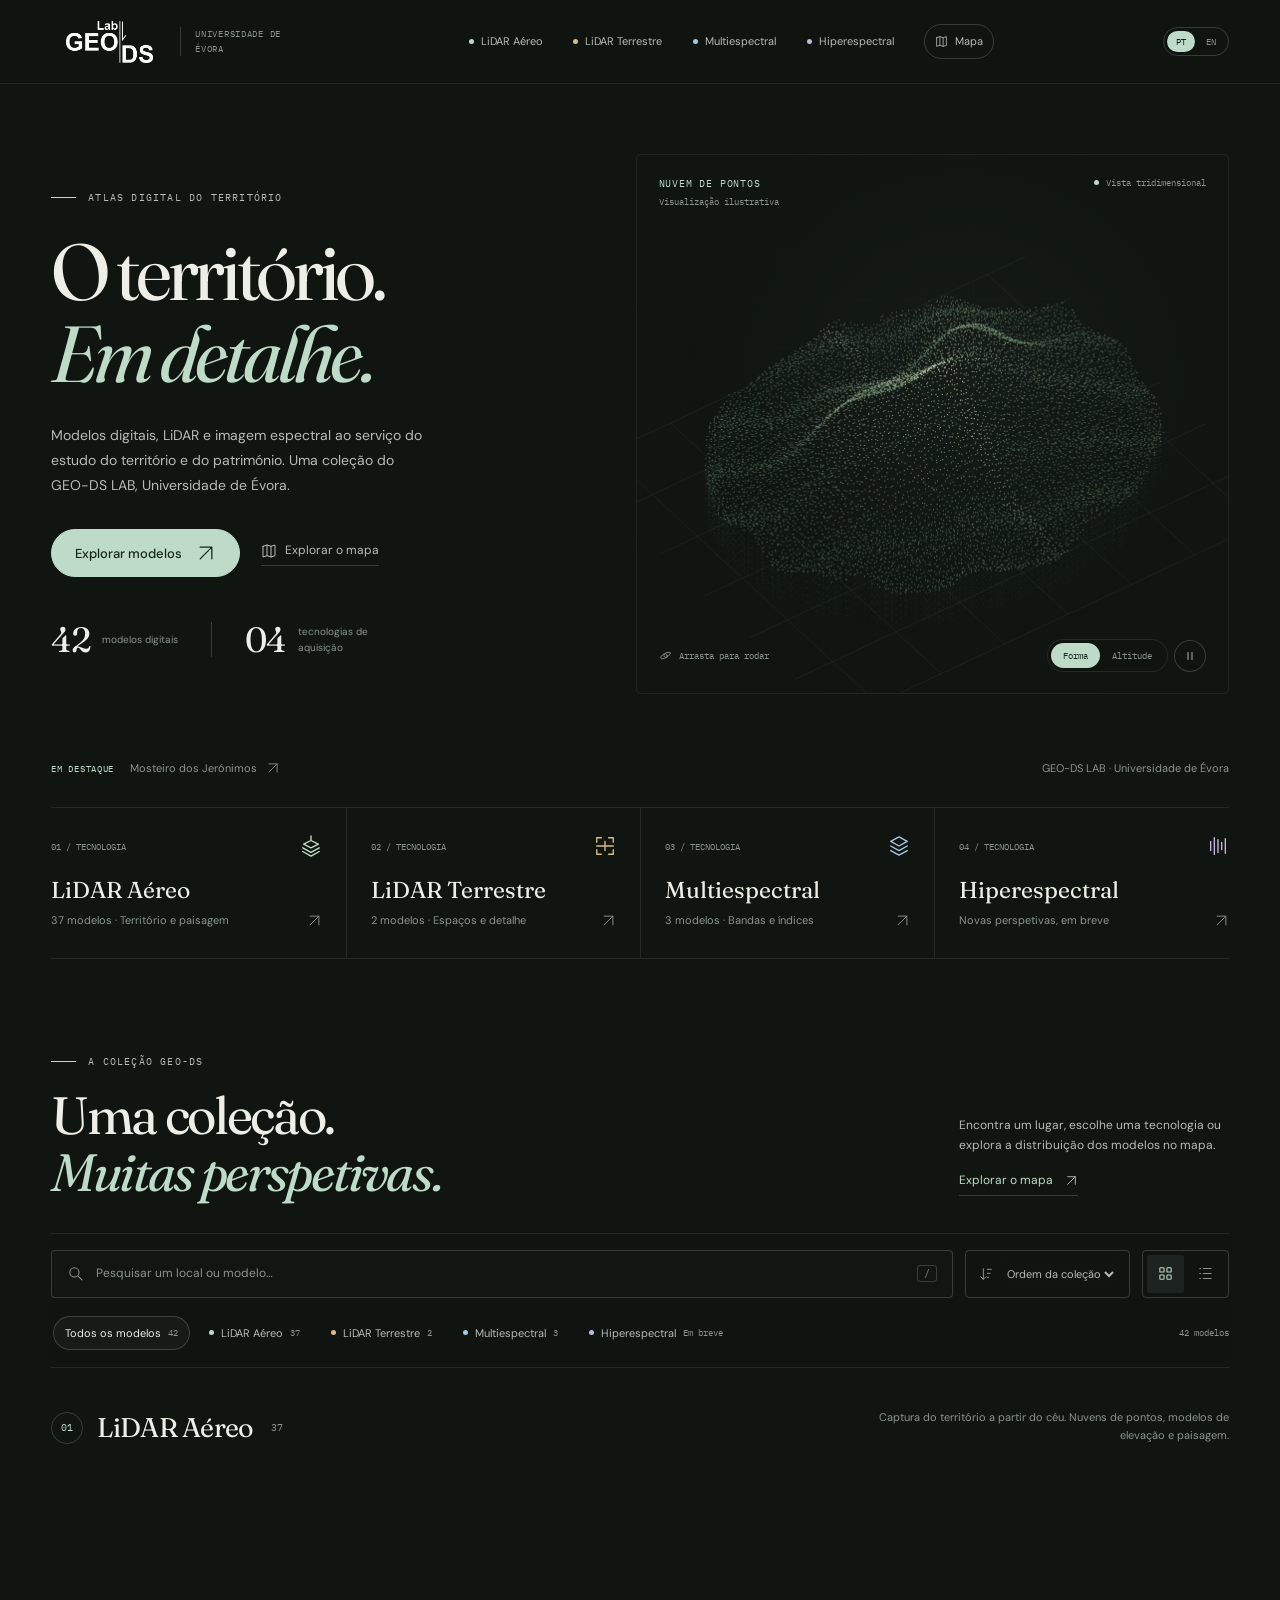
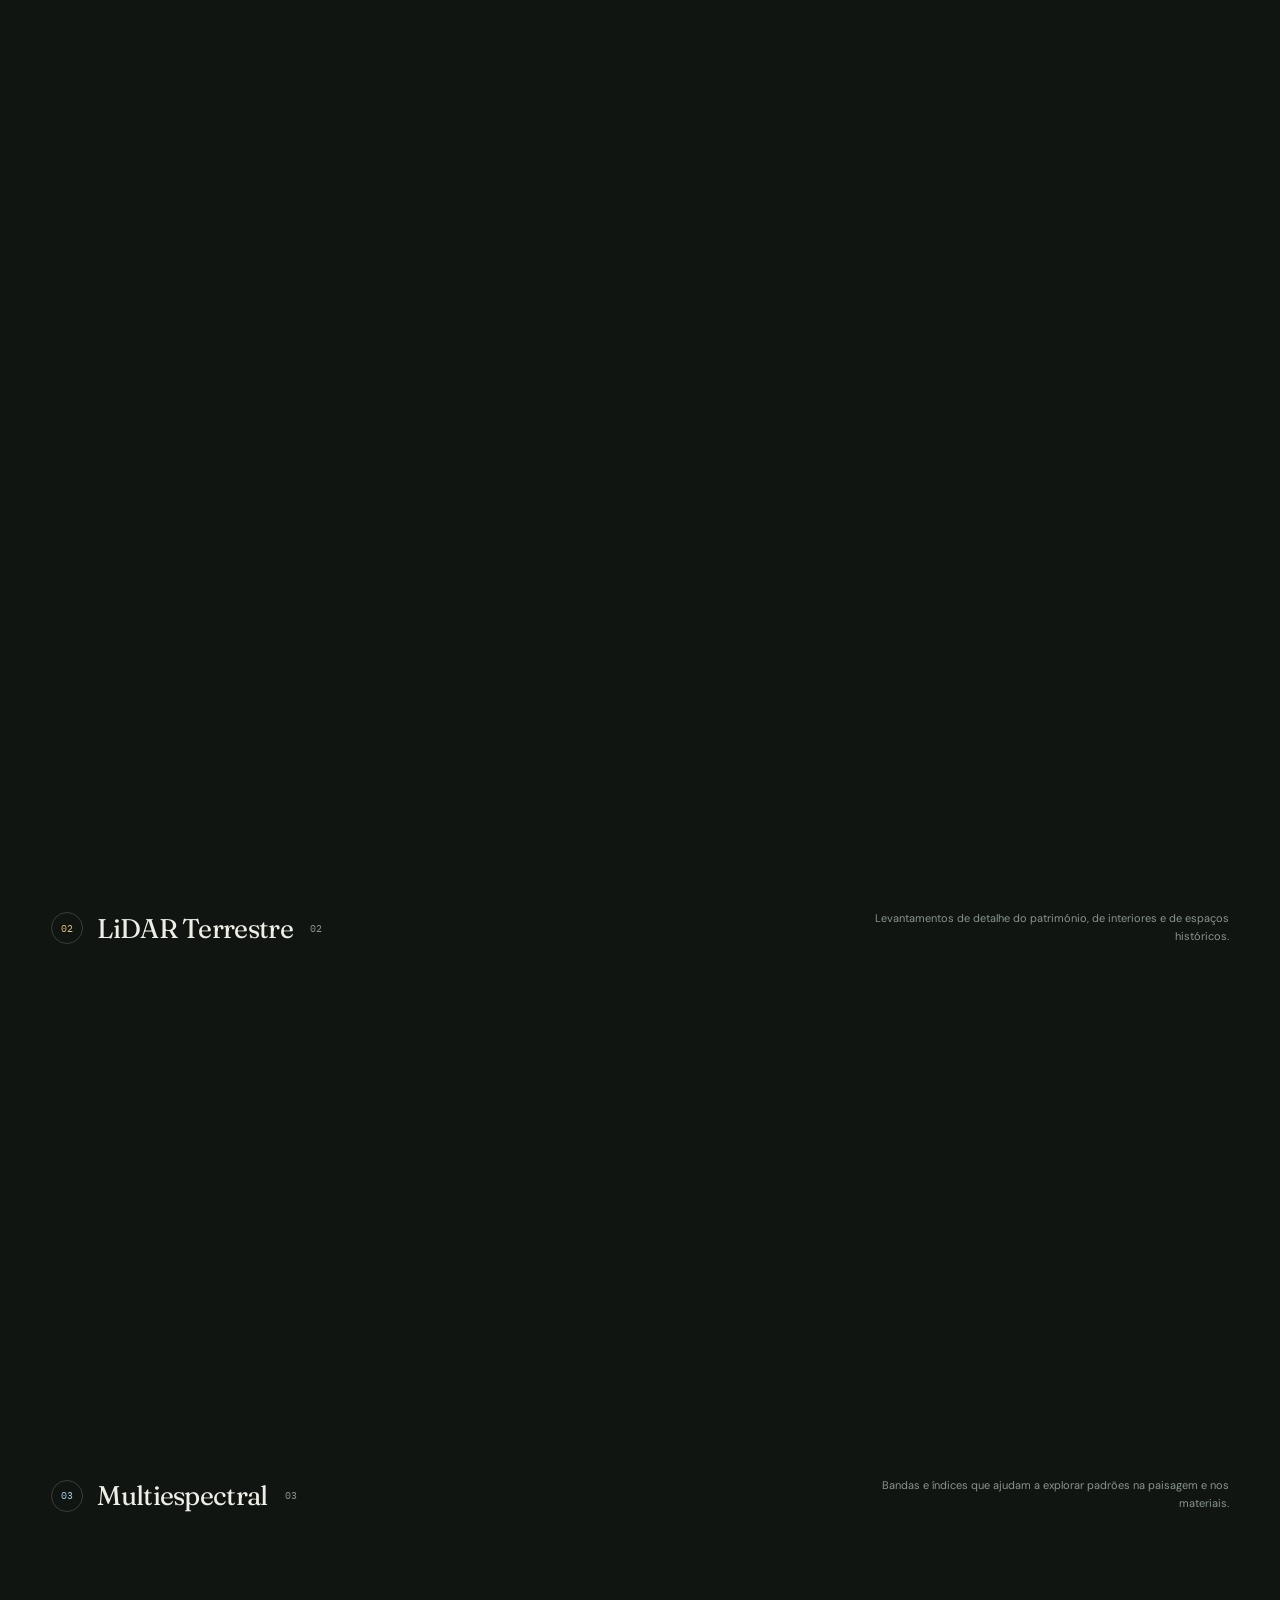
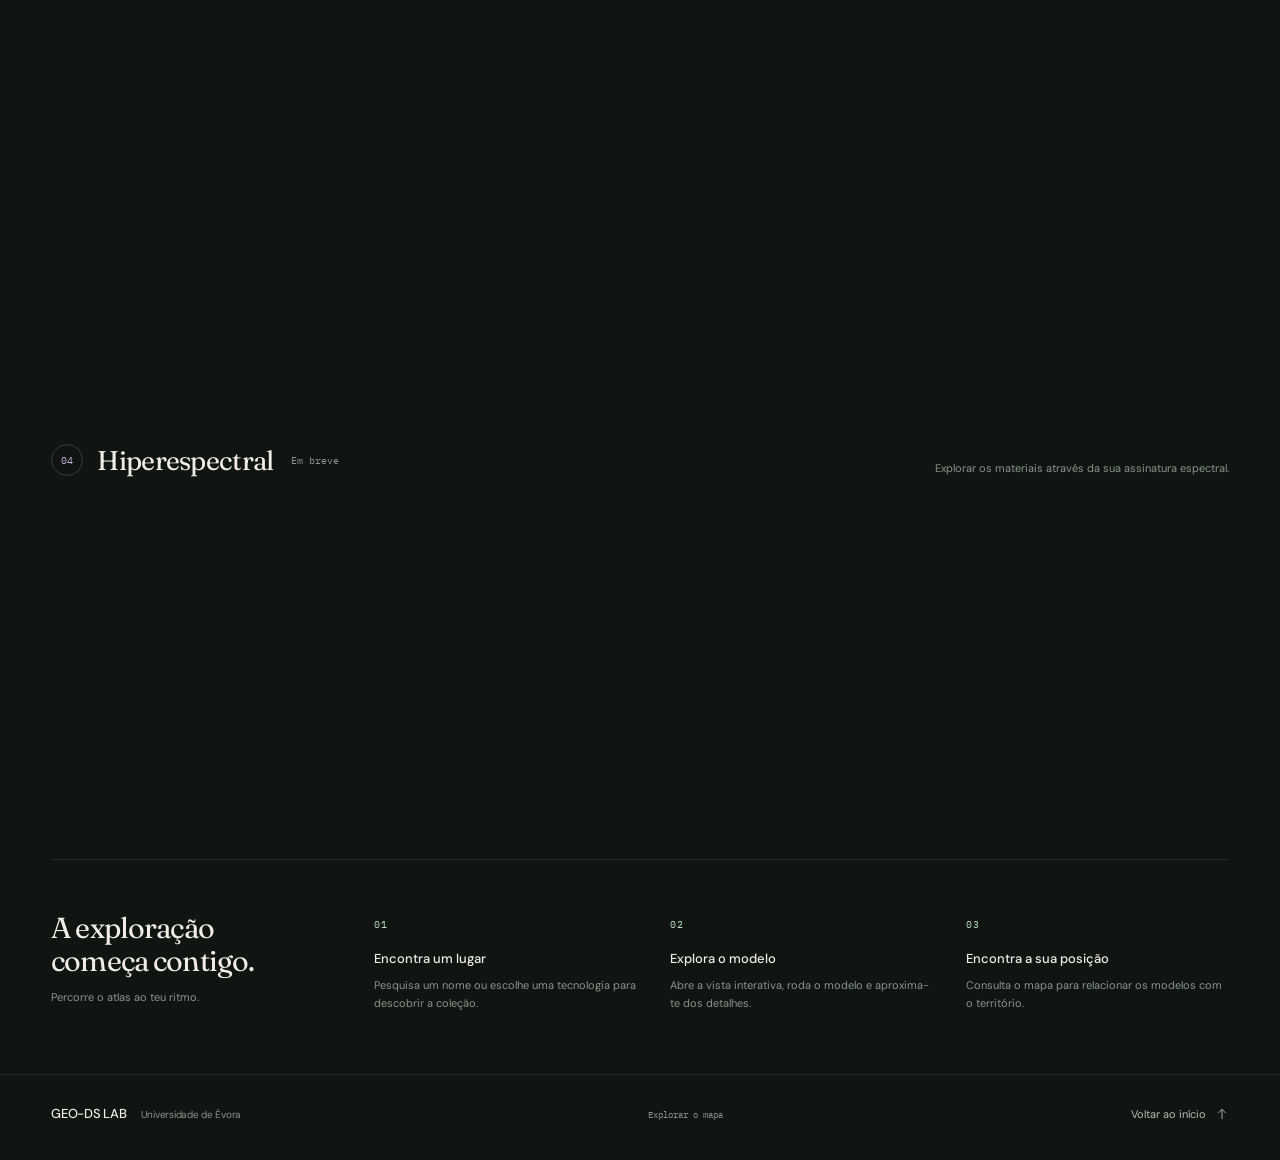
<file: index.html>
<!DOCTYPE html><html lang="pt-PT"><head><meta charset="utf-8"><meta name="viewport" content="width=device-width, initial-scale=1"><meta http-equiv="refresh" content="0;url=pt/index.html"><title>GEO-DS — Atlas Digital</title><style>body{background:#101512;color:#eeeee6;font:16px system-ui;padding:10vh 8vw}a{color:#bddbc7;margin-right:24px}</style></head><body><h1>GEO-DS LAB</h1><p>Atlas Digital do Território / Digital Atlas of the Territory</p><a href="pt/index.html" lang="pt-PT">Português</a><a href="en/index.html" lang="en">English</a></body></html>
</file>
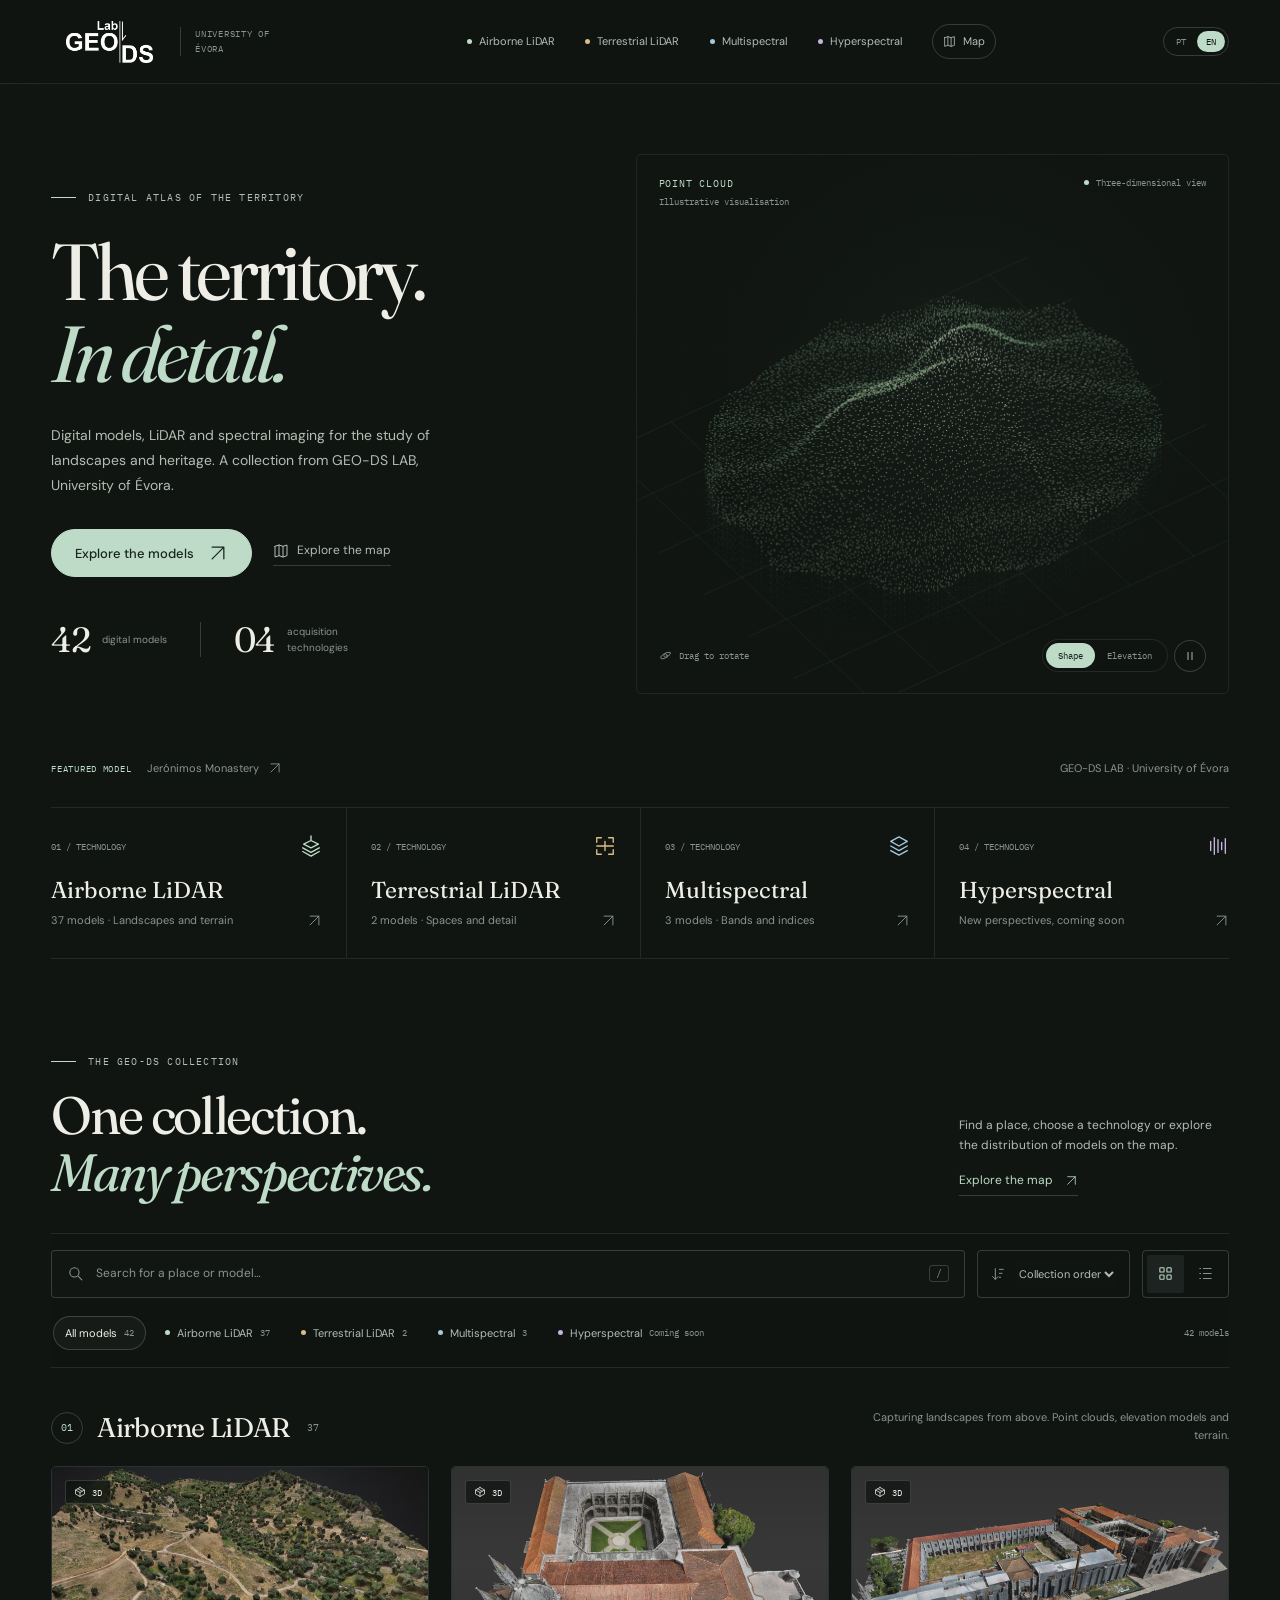
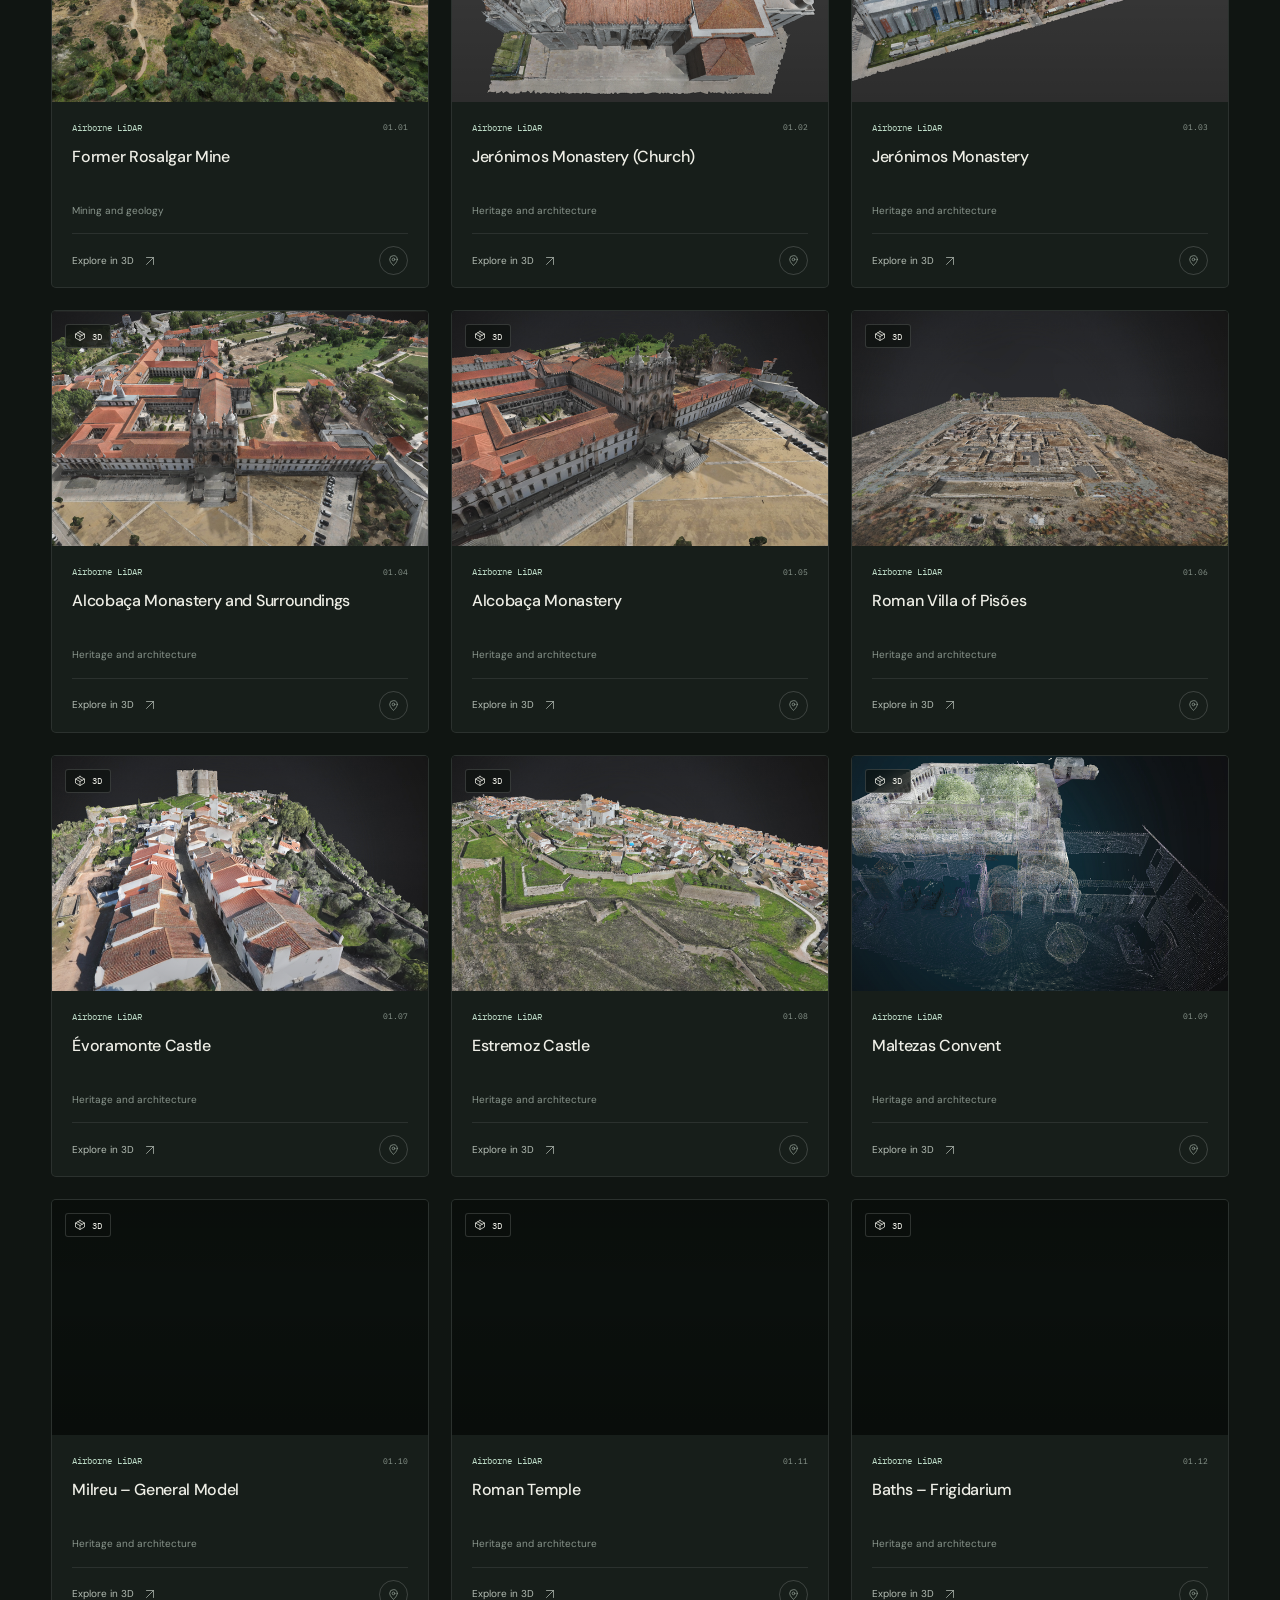
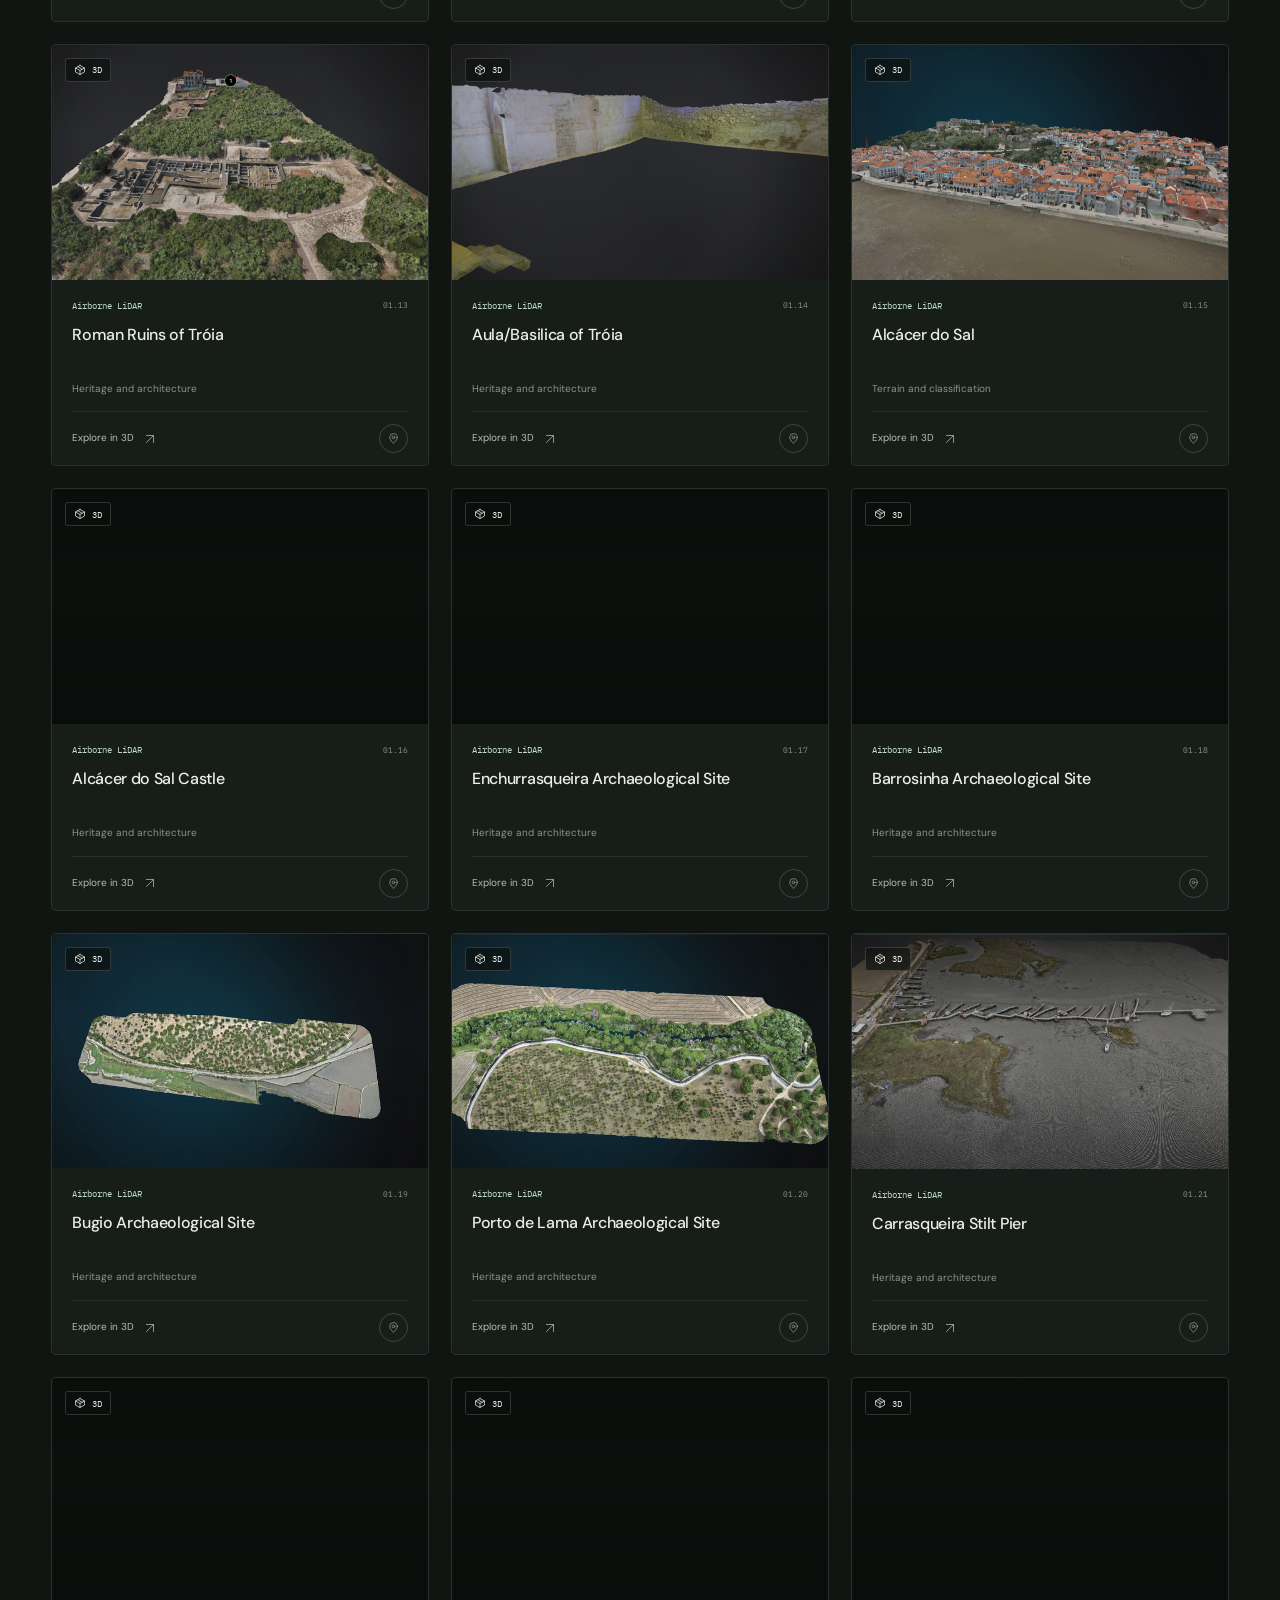
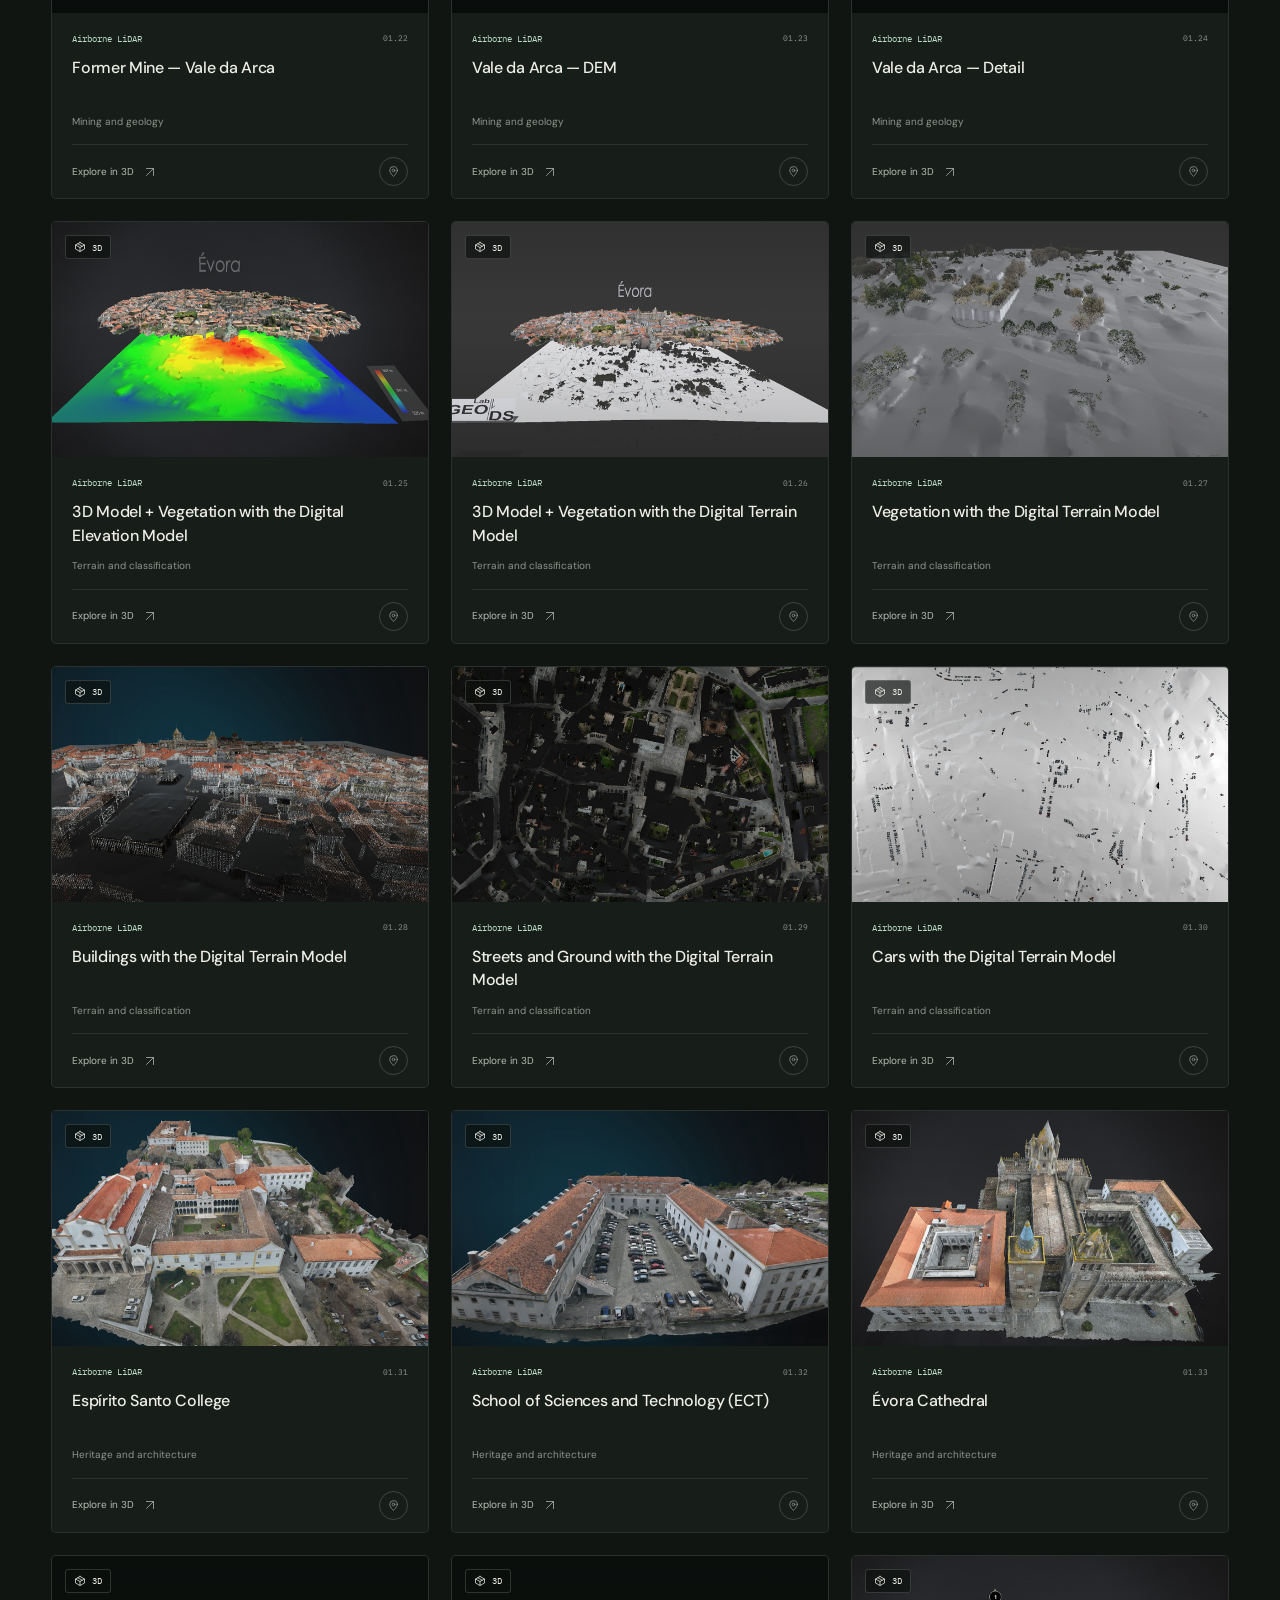
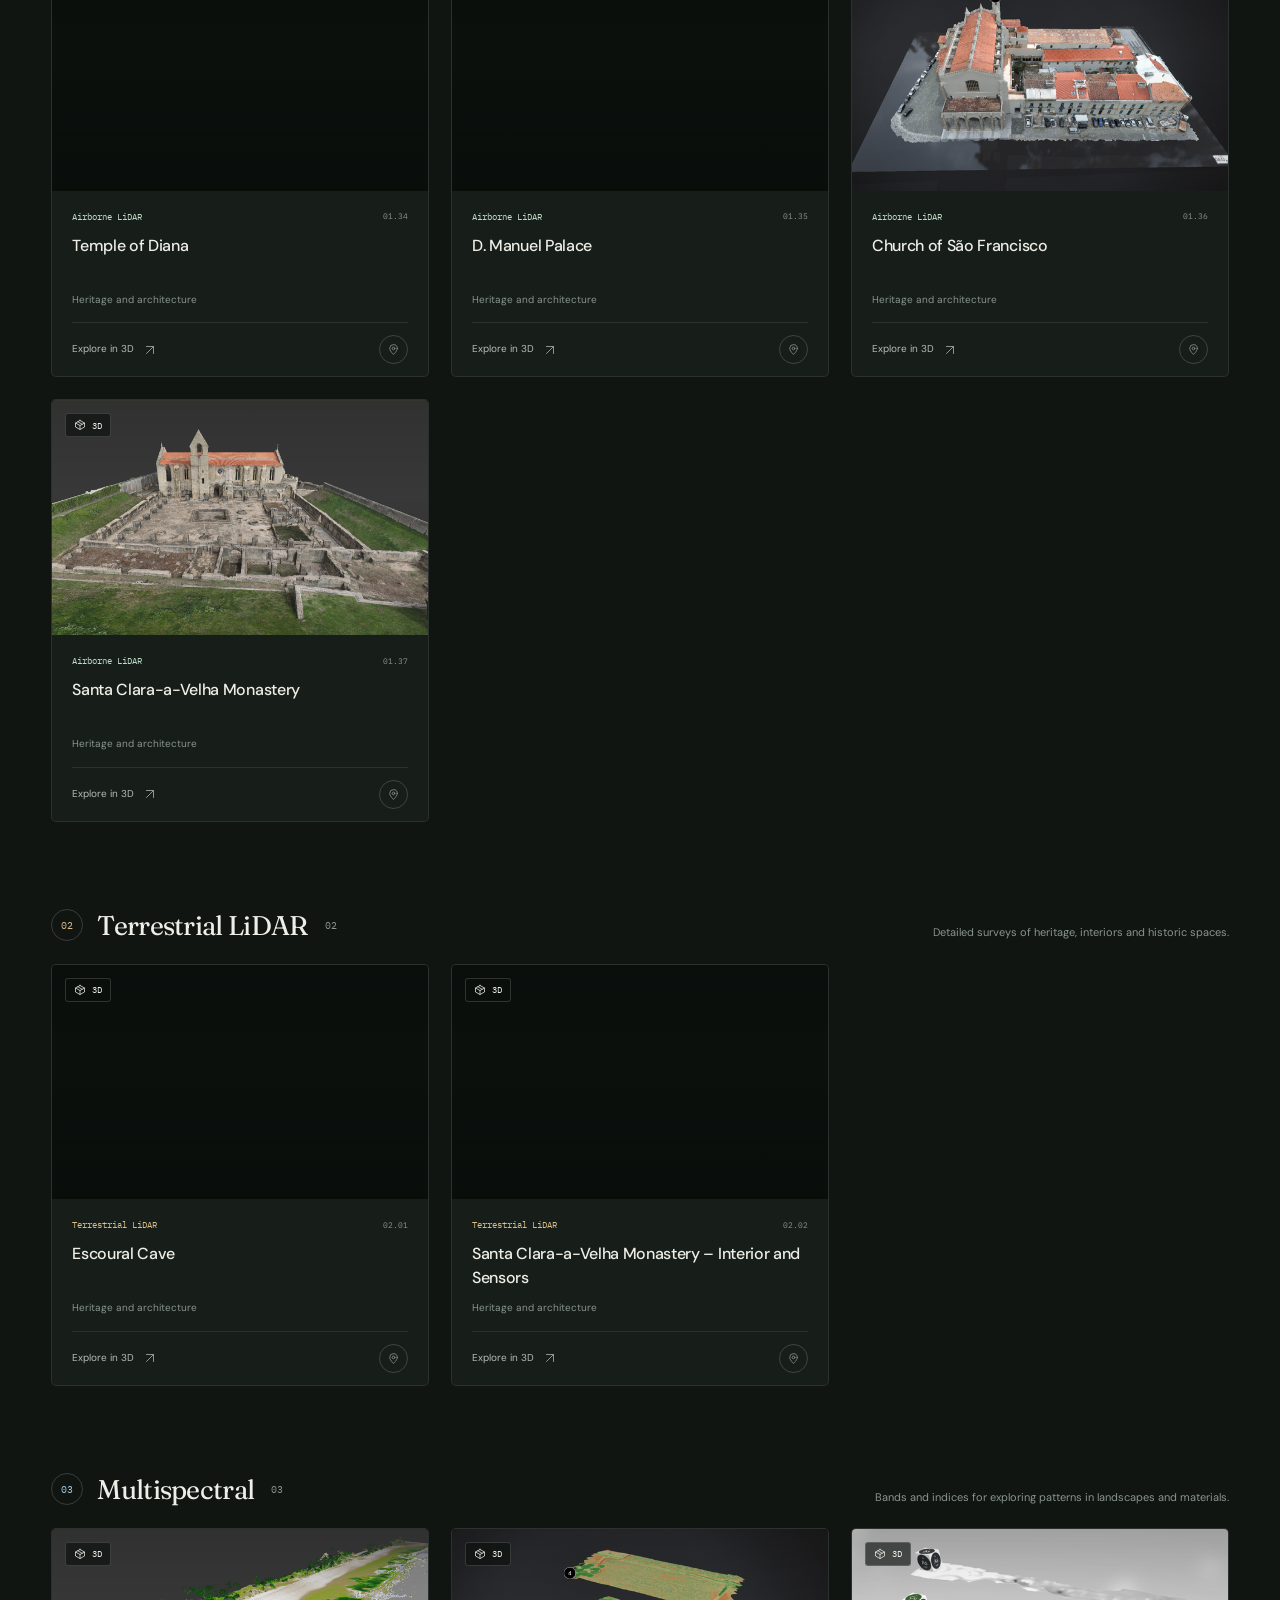
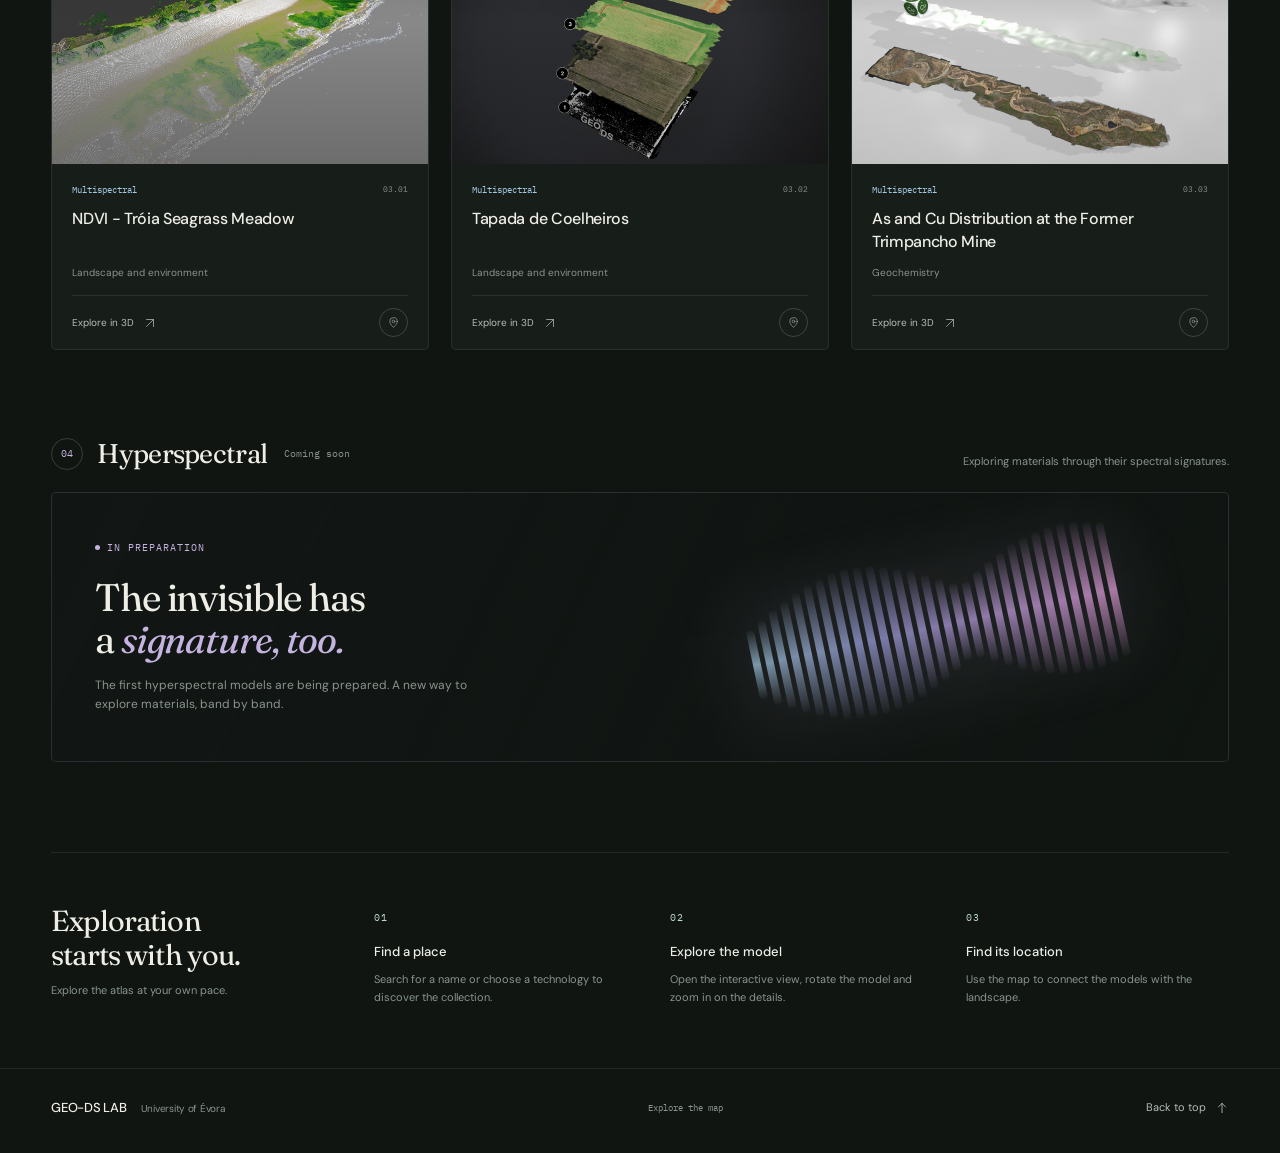
<file: en/index.html>
<!DOCTYPE html><html lang="en"><head><meta charset="utf-8"><meta name="viewport" content="width=device-width, initial-scale=1"><meta name="theme-color" content="#101512"><title>GEO-DS — Digital Atlas of the Territory</title><meta name="description" content="Digital atlas from GEO-DS LAB, University of Évora. Explore LiDAR and spectral models of landscapes and heritage through the catalogue or the map."><link rel="preconnect" href="https://fonts.googleapis.com"><link rel="preconnect" href="https://fonts.gstatic.com" crossorigin><link href="https://fonts.googleapis.com/css2?family=DM+Sans:wght@400;500;600;700&family=Fraunces:ital,wght@0,400;0,500;0,600;1,400&family=IBM+Plex+Mono:wght@400;500&display=swap" rel="stylesheet"><link rel="stylesheet" href="../css/atlas.css?v=20261006-fix1"></head><body id="top" data-page="catalog"><a class="skip-link" href="#atlas">Skip to content</a><svg class="svg-defs" xmlns="http://www.w3.org/2000/svg" aria-hidden="true">
    <defs>
      <symbol id="i-arrow" viewBox="0 0 24 24"><path d="M5 19 19 5M5 5h14v14"/></symbol>
      <symbol id="i-right" viewBox="0 0 24 24"><path d="M4 12h16m-6-6 6 6-6 6"/></symbol>
      <symbol id="i-left" viewBox="0 0 24 24"><path d="M20 12H4m6-6-6 6 6 6"/></symbol>
      <symbol id="i-up" viewBox="0 0 24 24"><path d="M12 20V4m-6 6 6-6 6 6"/></symbol>
      <symbol id="i-close" viewBox="0 0 24 24"><path d="m6 6 12 12M18 6 6 18"/></symbol>
      <symbol id="i-search" viewBox="0 0 24 24"><circle cx="10.5" cy="10.5" r="6.5"/><path d="m16 16 5 5"/></symbol>
      <symbol id="i-grid" viewBox="0 0 24 24"><rect x="4" y="4" width="6" height="6" rx="1"/><rect x="14" y="4" width="6" height="6" rx="1"/><rect x="4" y="14" width="6" height="6" rx="1"/><rect x="14" y="14" width="6" height="6" rx="1"/></symbol>
      <symbol id="i-list" viewBox="0 0 24 24"><path d="M9 5h11M9 12h11M9 19h11M4 5h1M4 12h1M4 19h1"/></symbol>
      <symbol id="i-sort" viewBox="0 0 24 24"><path d="M8 4v16m-4-4 4 4 4-4M14 5h6m-6 6h4m-4 6h2"/></symbol>
      <symbol id="i-cube" viewBox="0 0 24 24"><path d="m12 3 9 5v8l-9 5-9-5V8l9-5Zm0 10v8M3 8l9 5 9-5M7.5 5.5l9 5"/></symbol>
      <symbol id="i-aerial" viewBox="0 0 24 24"><path d="m3 14 9 5 9-5M3 18l9 5 9-5M4 10l8-4 8 4-8 4-8-4ZM12 1v5"/></symbol>
      <symbol id="i-scan" viewBox="0 0 24 24"><path d="M8 3H3v5m13-5h5v5M3 16v5h5m8 0h5v-5M3 12h18M12 7v10"/></symbol>
      <symbol id="i-spectrum" viewBox="0 0 24 24"><path d="M4 17V7m4 14V3m4 16V5m4 11V8m4 12V4"/></symbol>
      <symbol id="i-layers" viewBox="0 0 24 24"><path d="m3 7 9-5 9 5-9 5-9-5Zm0 5 9 5 9-5M3 17l9 5 9-5"/></symbol>
      <symbol id="i-expand" viewBox="0 0 24 24"><path d="M8 3H3v5m13-5h5v5M3 16v5h5m8 0h5v-5"/></symbol>
      <symbol id="i-pause" viewBox="0 0 24 24"><path d="M8 5v14M16 5v14"/></symbol>
      <symbol id="i-play" viewBox="0 0 24 24"><path d="m8 4 12 8-12 8V4Z"/></symbol>
      <symbol id="i-menu" viewBox="0 0 24 24"><path d="M4 8h16M4 16h16"/></symbol>
      <symbol id="i-orbit" viewBox="0 0 24 24"><ellipse cx="12" cy="12" rx="10" ry="4" transform="rotate(-30 12 12)"/><circle cx="12" cy="12" r="3"/></symbol>
      <symbol id="i-brand" viewBox="0 0 40 40"><circle cx="20" cy="20" r="17"/><ellipse cx="20" cy="20" rx="8" ry="17" transform="rotate(35 20 20)"/><path d="M4 24c8-6 18-7 31-7M6 12c9 9 17 15 29 15"/><circle cx="29" cy="8" r="2" fill="currentColor" stroke="none"/></symbol>
      <symbol id="contours" viewBox="0 0 400 250"><path d="M-20 145c47-79 90-56 143-80s91-16 114 26 92 34 188-1M-20 163c50-76 99-48 151-77s85-7 106 31 95 34 188-4M-20 181c65-76 109-49 158-72s73-1 94 35 98 34 193-14M-20 200c66-73 124-38 162-62s69-4 89 33 108 25 194-24M-20 218c70-67 125-28 174-47s60-4 80 31 109 14 191-32M-20 127c35-77 88-64 135-86s104-9 126 20 89 37 184 2M-20 106c40-68 86-67 128-88s114-12 141 19 95 31 176 2M-20 239c88-61 143-24 177-43s58-6 77 33 111 5 191-35M-20 87c45-67 70-76 129-87s108-2 143 17 80 16 173-3"/></symbol>
    <symbol id="i-map" viewBox="0 0 24 24"><path d="m3 5 6-2 6 2 6-2v16l-6 2-6-2-6 2V5Zm6-2v16M15 5v16"/></symbol>
<symbol id="i-pin" viewBox="0 0 24 24"><path d="M19 10c0 5-7 11-7 11S5 15 5 10a7 7 0 1 1 14 0Z"/><circle cx="12" cy="10" r="2.5"/></symbol>
<symbol id="i-download" viewBox="0 0 24 24"><path d="M12 3v12m-5-5 5 5 5-5M4 16v5h16v-5"/></symbol>
<symbol id="i-link" viewBox="0 0 24 24"><path d="m9 15 6-6M8 17l-2 2a4 4 0 0 1-6-6l5-5a4 4 0 0 1 6 0m2-1 2-2a4 4 0 0 1 6 6l-5 5a4 4 0 0 1-6 0"/></symbol>
<symbol id="i-fit" viewBox="0 0 24 24"><path d="M8 3H3v5m13-5h5v5M3 16v5h5m8 0h5v-5"/><circle cx="12" cy="12" r="3"/></symbol></defs>
  </svg>
 <header class="site-header"><div class="nav-inner wrap">
 <a class="brand" href="#top" aria-label="GEO-DS LAB — University of Évora"><img class="brand-image" src="../images/GEODS.png" alt="" width="116" height="42"><span class="brand-fallback" aria-hidden="true"><span class="brand-mark"><svg class="icon" aria-hidden="true"><use href="#i-brand"/></svg></span><span class="brand-name">GEO-DS<small>LAB</small></span></span><span class="brand-sub" aria-hidden="true">University of Évora</span></a>
 <nav class="nav-links" id="main-nav" aria-label="Atlas technologies and navigation"><a href="#01" data-tech="01" data-tech-nav><span class="dot"></span>Airborne LiDAR</a><a href="#02" data-tech="02" data-tech-nav><span class="dot"></span>Terrestrial LiDAR</a><a href="#03" data-tech="03" data-tech-nav><span class="dot"></span>Multispectral</a><a href="#04" data-tech="04" data-tech-nav><span class="dot"></span>Hyperspectral</a><a href="map.html" class="nav-map" ><svg class="icon" aria-hidden="true"><use href="#i-map"/></svg>Map</a></nav>
 <div class="nav-end"><div class="lang-switch" role="group" aria-label="Language"><a href="../pt/index.html" hreflang="pt-PT" lang="pt-PT" data-language="pt" >PT</a><a href="../en/index.html" hreflang="en" lang="en" data-language="en" aria-current="page">EN</a></div><button class="menu-toggle icon-button" type="button" aria-label="Open menu" aria-controls="main-nav" aria-expanded="false" hidden><svg class="icon" aria-hidden="true"><use href="#i-menu"/></svg></button></div>
 </div><div class="reading-progress" aria-hidden="true"></div></header><main><section class="hero wrap" aria-labelledby="hero-title"><div class="hero-copy"><p class="eyebrow">Digital Atlas of the Territory</p><h1 id="hero-title">The territory.<br><em>In detail.</em></h1><p class="hero-description">Digital models, LiDAR and spectral imaging for the study of landscapes and heritage. A collection from GEO-DS LAB, University of Évora.</p><div class="hero-actions"><a class="button button-primary" href="#atlas">Explore the models<svg class="icon" aria-hidden="true"><use href="#i-arrow"/></svg></a><a class="text-link" href="map.html" data-route-map><svg class="icon" aria-hidden="true"><use href="#i-map"/></svg>Explore the map</a></div><div class="hero-stats"><div class="hero-stat"><b data-total-models>42</b><span>digital models</span></div><div class="hero-stat"><b>04</b><span>acquisition technologies</span></div></div></div><div class="hero-scene"><svg class="scene-fallback" viewBox="0 0 650 520" aria-hidden="true"><g fill="#405a48"><circle cx="151.4" cy="193.7" r="1.2"/><circle cx="161.3" cy="188.1" r="1.2"/><circle cx="171.2" cy="181.6" r="1.2"/><circle cx="181.1" cy="174.5" r="1.2"/><circle cx="191.0" cy="167.7" r="1.2"/><circle cx="200.9" cy="161.7" r="1.2"/><circle cx="210.8" cy="156.8" r="1.2"/><circle cx="220.7" cy="153.1" r="1.2"/><circle cx="230.6" cy="150.3" r="1.2"/><circle cx="240.5" cy="147.9" r="1.2"/><circle cx="250.4" cy="145.2" r="1.2"/><circle cx="128.8" cy="208.5" r="1.2"/><circle cx="138.7" cy="205.6" r="1.2"/><circle cx="148.6" cy="201.5" r="1.2"/><circle cx="158.5" cy="196.1" r="1.2"/><circle cx="168.4" cy="189.8" r="1.2"/><circle cx="178.3" cy="183.0" r="1.2"/><circle cx="188.2" cy="176.4" r="1.2"/><circle cx="198.1" cy="170.5" r="1.2"/><circle cx="208.0" cy="165.9" r="1.2"/><circle cx="217.9" cy="162.6" r="1.2"/><circle cx="227.8" cy="160.4" r="1.2"/><circle cx="237.6" cy="158.8" r="1.2"/><circle cx="247.5" cy="157.2" r="1.2"/><circle cx="257.4" cy="154.8" r="1.2"/><circle cx="267.3" cy="151.0" r="1.2"/><circle cx="277.2" cy="145.7" r="1.2"/><circle cx="287.1" cy="138.8" r="1.2"/><circle cx="297.0" cy="130.8" r="1.2"/><circle cx="106.2" cy="226.2" r="1.2"/><circle cx="116.1" cy="223.6" r="1.2"/><circle cx="126.0" cy="220.8" r="1.2"/><circle cx="135.9" cy="217.4" r="1.2"/><circle cx="145.8" cy="212.8" r="1.2"/><circle cx="155.7" cy="207.0" r="1.2"/><circle cx="165.6" cy="200.1" r="1.2"/><circle cx="175.5" cy="192.5" r="1.2"/><circle cx="185.4" cy="185.1" r="1.2"/><circle cx="195.2" cy="178.4" r="1.2"/><circle cx="205.1" cy="173.0" r="1.2"/><circle cx="215.0" cy="169.1" r="1.2"/><circle cx="224.9" cy="166.8" r="1.2"/><circle cx="234.8" cy="165.4" r="1.2"/><circle cx="244.7" cy="164.5" r="1.2"/><circle cx="254.6" cy="163.2" r="1.2"/><circle cx="264.5" cy="160.9" r="1.2"/><circle cx="274.4" cy="157.1" r="1.2"/><circle cx="284.3" cy="151.6" r="1.2"/><circle cx="294.2" cy="144.7" r="1.2"/><circle cx="304.1" cy="136.9" r="1.2"/><circle cx="314.0" cy="128.9" r="1.2"/><circle cx="323.9" cy="121.4" r="1.2"/><circle cx="93.5" cy="242.3" r="1.2"/><circle cx="103.4" cy="239.5" r="1.2"/><circle cx="113.3" cy="237.2" r="1.2"/><circle cx="123.2" cy="234.9" r="1.2"/><circle cx="133.1" cy="231.9" r="1.2"/><circle cx="143.0" cy="227.6" r="1.2"/><circle cx="152.8" cy="221.8" r="1.2"/><circle cx="162.7" cy="214.6" r="1.2"/><circle cx="172.6" cy="206.4" r="1.2"/><circle cx="182.5" cy="197.9" r="1.2"/><circle cx="192.4" cy="189.9" r="1.2"/><circle cx="202.3" cy="182.9" r="1.2"/><circle cx="212.2" cy="177.5" r="1.2"/><circle cx="222.1" cy="173.8" r="1.2"/><circle cx="232.0" cy="171.5" r="1.2"/><circle cx="241.9" cy="170.1" r="1.2"/><circle cx="251.8" cy="168.8" r="1.2"/><circle cx="261.7" cy="166.9" r="1.2"/><circle cx="271.6" cy="164.0" r="1.2"/><circle cx="281.5" cy="159.5" r="1.2"/><circle cx="291.3" cy="153.8" r="1.2"/><circle cx="301.2" cy="147.0" r="1.2"/><circle cx="311.1" cy="139.9" r="1.2"/><circle cx="321.0" cy="133.1" r="1.2"/><circle cx="330.9" cy="127.2" r="1.2"/><circle cx="340.8" cy="122.5" r="1.2"/><circle cx="350.7" cy="119.1" r="1.2"/><circle cx="90.7" cy="251.0" r="1.2"/><circle cx="100.6" cy="248.7" r="1.2"/><circle cx="110.4" cy="247.2" r="1.2"/><circle cx="120.3" cy="245.9" r="1.2"/><circle cx="130.2" cy="244.1" r="1.2"/><circle cx="140.1" cy="241.2" r="1.2"/><circle cx="150.0" cy="236.6" r="1.2"/><circle cx="159.9" cy="230.3" r="1.2"/><circle cx="169.8" cy="222.6" r="1.2"/><circle cx="179.7" cy="214.0" r="1.2"/><circle cx="189.6" cy="205.4" r="1.2"/><circle cx="199.5" cy="197.3" r="1.2"/><circle cx="209.4" cy="190.5" r="1.2"/><circle cx="219.3" cy="185.2" r="1.2"/><circle cx="229.2" cy="181.3" r="1.2"/><circle cx="239.1" cy="178.6" r="1.2"/><circle cx="248.9" cy="176.3" r="1.2"/><circle cx="258.8" cy="173.8" r="1.2"/><circle cx="268.7" cy="170.5" r="1.2"/><circle cx="278.6" cy="165.9" r="1.2"/><circle cx="288.5" cy="160.1" r="1.2"/><circle cx="298.4" cy="153.5" r="1.2"/><circle cx="308.3" cy="146.5" r="1.2"/><circle cx="318.2" cy="140.0" r="1.2"/><circle cx="328.1" cy="134.4" r="1.2"/><circle cx="338.0" cy="130.2" r="1.2"/><circle cx="347.9" cy="127.5" r="1.2"/><circle cx="357.8" cy="126.0" r="1.2"/><circle cx="367.7" cy="125.1" r="1.2"/><circle cx="87.8" cy="257.7" r="1.2"/><circle cx="97.7" cy="254.8" r="1.2"/><circle cx="107.6" cy="253.3" r="1.2"/><circle cx="117.5" cy="252.5" r="1.2"/><circle cx="127.4" cy="251.7" r="1.2"/><circle cx="137.3" cy="250.0" r="1.2"/><circle cx="147.2" cy="247.0" r="1.2"/><circle cx="157.1" cy="242.4" r="1.2"/><circle cx="167.0" cy="236.1" r="1.2"/><circle cx="176.9" cy="228.6" r="1.2"/><circle cx="186.8" cy="220.5" r="1.2"/><circle cx="196.6" cy="212.6" r="1.2"/><circle cx="206.5" cy="205.5" r="1.2"/><circle cx="216.4" cy="199.5" r="1.2"/><circle cx="226.3" cy="194.9" r="1.2"/><circle cx="236.2" cy="191.3" r="1.2"/><circle cx="246.1" cy="188.1" r="1.2"/><circle cx="256.0" cy="184.9" r="1.2"/><circle cx="265.9" cy="180.8" r="1.2"/><circle cx="275.8" cy="175.4" r="1.2"/><circle cx="285.7" cy="168.8" r="1.2"/><circle cx="295.6" cy="161.2" r="1.2"/><circle cx="305.5" cy="153.1" r="1.2"/><circle cx="315.4" cy="145.5" r="1.2"/><circle cx="345.0" cy="131.2" r="1.2"/><circle cx="354.9" cy="130.1" r="1.2"/><circle cx="364.8" cy="130.1" r="1.2"/><circle cx="374.7" cy="130.6" r="1.2"/><circle cx="384.6" cy="130.7" r="1.2"/><circle cx="85.0" cy="267.1" r="1.2"/><circle cx="94.9" cy="262.7" r="1.2"/><circle cx="104.8" cy="259.9" r="1.2"/><circle cx="114.7" cy="258.3" r="1.2"/><circle cx="124.6" cy="257.2" r="1.2"/><circle cx="134.5" cy="255.8" r="1.2"/><circle cx="144.4" cy="253.4" r="1.2"/><circle cx="154.2" cy="249.8" r="1.2"/><circle cx="164.1" cy="244.7" r="1.2"/><circle cx="174.0" cy="238.3" r="1.2"/><circle cx="183.9" cy="231.2" r="1.2"/><circle cx="193.8" cy="224.1" r="1.2"/><circle cx="203.7" cy="217.5" r="1.2"/><circle cx="213.6" cy="211.9" r="1.2"/><circle cx="223.5" cy="207.5" r="1.2"/><circle cx="233.4" cy="204.1" r="1.2"/><circle cx="243.3" cy="201.2" r="1.2"/><circle cx="253.2" cy="198.1" r="1.2"/><circle cx="263.1" cy="194.2" r="1.2"/><circle cx="273.0" cy="188.8" r="1.2"/><circle cx="282.9" cy="181.8" r="1.2"/><circle cx="292.7" cy="173.2" r="1.2"/><circle cx="302.6" cy="163.8" r="1.2"/><circle cx="362.0" cy="132.3" r="1.2"/><circle cx="371.9" cy="133.2" r="1.2"/><circle cx="381.8" cy="134.2" r="1.2"/><circle cx="391.7" cy="134.6" r="1.2"/><circle cx="401.6" cy="133.5" r="1.2"/><circle cx="82.2" cy="281.3" r="1.2"/><circle cx="92.1" cy="275.3" r="1.2"/><circle cx="102.0" cy="270.9" r="1.2"/><circle cx="111.8" cy="267.8" r="1.2"/><circle cx="121.7" cy="265.5" r="1.2"/><circle cx="131.6" cy="263.2" r="1.2"/><circle cx="141.5" cy="260.4" r="1.2"/><circle cx="151.4" cy="256.5" r="1.2"/><circle cx="161.3" cy="251.4" r="1.2"/><circle cx="171.2" cy="245.1" r="1.2"/><circle cx="181.1" cy="238.2" r="1.2"/><circle cx="191.0" cy="231.1" r="1.2"/><circle cx="200.9" cy="224.7" r="1.2"/><circle cx="210.8" cy="219.3" r="1.2"/><circle cx="220.7" cy="215.3" r="1.2"/><circle cx="230.6" cy="212.5" r="1.2"/><circle cx="240.5" cy="210.4" r="1.2"/><circle cx="250.3" cy="208.5" r="1.2"/><circle cx="260.2" cy="205.8" r="1.2"/><circle cx="270.1" cy="201.7" r="1.2"/><circle cx="280.0" cy="195.5" r="1.2"/><circle cx="289.9" cy="187.4" r="1.2"/><circle cx="299.8" cy="177.7" r="1.2"/><circle cx="309.7" cy="167.3" r="1.2"/><circle cx="378.9" cy="137.4" r="1.2"/><circle cx="388.8" cy="138.2" r="1.2"/><circle cx="398.7" cy="138.0" r="1.2"/><circle cx="408.6" cy="136.3" r="1.2"/><circle cx="418.5" cy="132.7" r="1.2"/><circle cx="79.3" cy="296.7" r="1.2"/><circle cx="89.2" cy="290.3" r="1.2"/><circle cx="99.1" cy="285.2" r="1.2"/><circle cx="109.0" cy="281.2" r="1.2"/><circle cx="118.9" cy="278.0" r="1.2"/><circle cx="128.8" cy="274.9" r="1.2"/><circle cx="138.7" cy="271.3" r="1.2"/><circle cx="148.6" cy="266.7" r="1.2"/><circle cx="158.5" cy="260.9" r="1.2"/><circle cx="168.4" cy="253.8" r="1.2"/><circle cx="178.3" cy="246.0" r="1.2"/><circle cx="188.2" cy="237.9" r="1.2"/><circle cx="198.1" cy="230.4" r="1.2"/><circle cx="227.7" cy="216.3" r="1.2"/><circle cx="237.6" cy="214.5" r="1.2"/><circle cx="247.5" cy="213.3" r="1.2"/><circle cx="257.4" cy="212.0" r="1.2"/><circle cx="267.3" cy="209.5" r="1.2"/><circle cx="277.2" cy="205.1" r="1.2"/><circle cx="287.1" cy="198.6" r="1.2"/><circle cx="297.0" cy="190.0" r="1.2"/><circle cx="306.9" cy="179.9" r="1.2"/><circle cx="386.0" cy="143.8" r="1.2"/><circle cx="395.9" cy="144.2" r="1.2"/><circle cx="405.8" cy="143.1" r="1.2"/><circle cx="415.7" cy="140.1" r="1.2"/><circle cx="425.6" cy="135.4" r="1.2"/><circle cx="435.5" cy="129.5" r="1.2"/><circle cx="76.5" cy="308.9" r="1.2"/><circle cx="86.4" cy="302.9" r="1.2"/><circle cx="96.3" cy="298.0" r="1.2"/><circle cx="106.2" cy="294.2" r="1.2"/><circle cx="116.1" cy="291.1" r="1.2"/><circle cx="126.0" cy="288.1" r="1.2"/><circle cx="135.9" cy="284.6" r="1.2"/><circle cx="145.8" cy="280.1" r="1.2"/><circle cx="155.7" cy="274.0" r="1.2"/><circle cx="165.5" cy="266.5" r="1.2"/><circle cx="175.4" cy="257.7" r="1.2"/><circle cx="185.3" cy="248.4" r="1.2"/><circle cx="254.6" cy="214.0" r="1.2"/><circle cx="264.5" cy="212.4" r="1.2"/><circle cx="274.4" cy="209.4" r="1.2"/><circle cx="284.3" cy="204.5" r="1.2"/><circle cx="294.1" cy="197.4" r="1.2"/><circle cx="393.1" cy="151.8" r="1.2"/><circle cx="403.0" cy="152.0" r="1.2"/><circle cx="412.9" cy="150.2" r="1.2"/><circle cx="422.8" cy="146.2" r="1.2"/><circle cx="432.6" cy="140.5" r="1.2"/><circle cx="442.5" cy="133.6" r="1.2"/><circle cx="452.4" cy="126.5" r="1.2"/><circle cx="83.6" cy="311.4" r="1.2"/><circle cx="93.5" cy="306.7" r="1.2"/><circle cx="103.4" cy="303.1" r="1.2"/><circle cx="113.2" cy="300.5" r="1.2"/><circle cx="123.1" cy="298.3" r="1.2"/><circle cx="133.0" cy="295.7" r="1.2"/><circle cx="142.9" cy="292.1" r="1.2"/><circle cx="152.8" cy="286.9" r="1.2"/><circle cx="162.7" cy="279.9" r="1.2"/><circle cx="172.6" cy="271.3" r="1.2"/><circle cx="182.5" cy="261.6" r="1.2"/><circle cx="192.4" cy="251.4" r="1.2"/><circle cx="400.1" cy="159.1" r="1.2"/><circle cx="410.0" cy="159.7" r="1.2"/><circle cx="419.9" cy="157.8" r="1.2"/><circle cx="429.8" cy="153.6" r="1.2"/><circle cx="439.7" cy="147.5" r="1.2"/><circle cx="449.6" cy="140.3" r="1.2"/><circle cx="459.5" cy="133.1" r="1.2"/><circle cx="80.7" cy="319.3" r="1.2"/><circle cx="90.6" cy="313.7" r="1.2"/><circle cx="100.5" cy="309.5" r="1.2"/><circle cx="110.4" cy="306.6" r="1.2"/><circle cx="120.3" cy="304.5" r="1.2"/><circle cx="130.2" cy="302.5" r="1.2"/><circle cx="140.1" cy="299.8" r="1.2"/><circle cx="150.0" cy="295.7" r="1.2"/><circle cx="159.9" cy="289.9" r="1.2"/><circle cx="169.8" cy="282.2" r="1.2"/><circle cx="179.7" cy="273.1" r="1.2"/><circle cx="189.6" cy="263.0" r="1.2"/><circle cx="407.2" cy="163.7" r="1.2"/><circle cx="417.1" cy="165.1" r="1.2"/><circle cx="427.0" cy="163.9" r="1.2"/><circle cx="436.9" cy="160.2" r="1.2"/><circle cx="446.8" cy="154.6" r="1.2"/><circle cx="456.7" cy="148.1" r="1.2"/><circle cx="466.6" cy="141.6" r="1.2"/><circle cx="476.4" cy="135.9" r="1.2"/><circle cx="87.8" cy="323.9" r="1.2"/><circle cx="97.7" cy="318.1" r="1.2"/><circle cx="107.6" cy="313.7" r="1.2"/><circle cx="117.5" cy="310.6" r="1.2"/><circle cx="127.4" cy="308.0" r="1.2"/><circle cx="137.3" cy="305.1" r="1.2"/><circle cx="147.2" cy="301.3" r="1.2"/><circle cx="157.1" cy="296.0" r="1.2"/><circle cx="166.9" cy="289.0" r="1.2"/><circle cx="176.8" cy="280.4" r="1.2"/><circle cx="424.2" cy="167.5" r="1.2"/><circle cx="434.0" cy="167.0" r="1.2"/><circle cx="443.9" cy="164.2" r="1.2"/><circle cx="453.8" cy="159.8" r="1.2"/><circle cx="463.7" cy="154.7" r="1.2"/><circle cx="473.6" cy="149.7" r="1.2"/><circle cx="483.5" cy="145.4" r="1.2"/><circle cx="94.9" cy="331.6" r="1.2"/><circle cx="104.8" cy="325.7" r="1.2"/><circle cx="114.7" cy="321.0" r="1.2"/><circle cx="124.5" cy="317.1" r="1.2"/><circle cx="134.4" cy="313.2" r="1.2"/><circle cx="144.3" cy="308.6" r="1.2"/><circle cx="154.2" cy="302.8" r="1.2"/><circle cx="164.1" cy="295.4" r="1.2"/><circle cx="441.1" cy="167.9" r="1.2"/><circle cx="451.0" cy="165.7" r="1.2"/><circle cx="460.9" cy="162.5" r="1.2"/><circle cx="470.8" cy="158.9" r="1.2"/><circle cx="480.7" cy="155.7" r="1.2"/><circle cx="490.6" cy="153.2" r="1.2"/><circle cx="500.5" cy="151.3" r="1.2"/><circle cx="92.0" cy="347.4" r="1.2"/><circle cx="101.9" cy="341.0" r="1.2"/><circle cx="111.8" cy="335.6" r="1.2"/><circle cx="121.7" cy="330.8" r="1.2"/><circle cx="131.6" cy="326.2" r="1.2"/><circle cx="141.5" cy="320.9" r="1.2"/><circle cx="151.4" cy="314.4" r="1.2"/><circle cx="161.3" cy="306.2" r="1.2"/><circle cx="458.1" cy="166.9" r="1.2"/><circle cx="468.0" cy="164.2" r="1.2"/><circle cx="477.9" cy="161.7" r="1.2"/><circle cx="487.7" cy="159.8" r="1.2"/><circle cx="497.6" cy="158.7" r="1.2"/><circle cx="507.5" cy="158.1" r="1.2"/><circle cx="99.1" cy="354.6" r="1.2"/><circle cx="109.0" cy="349.6" r="1.2"/><circle cx="118.9" cy="345.3" r="1.2"/><circle cx="128.8" cy="341.0" r="1.2"/><circle cx="138.7" cy="336.2" r="1.2"/><circle cx="148.6" cy="330.0" r="1.2"/><circle cx="158.5" cy="321.9" r="1.2"/><circle cx="484.9" cy="165.4" r="1.2"/><circle cx="494.8" cy="164.0" r="1.2"/><circle cx="504.7" cy="163.4" r="1.2"/><circle cx="514.6" cy="163.2" r="1.2"/><circle cx="106.2" cy="359.7" r="1.2"/><circle cx="116.1" cy="356.1" r="1.2"/><circle cx="125.9" cy="352.9" r="1.2"/><circle cx="135.8" cy="349.4" r="1.2"/><circle cx="145.7" cy="344.7" r="1.2"/><circle cx="155.6" cy="338.0" r="1.2"/><circle cx="165.5" cy="329.1" r="1.2"/><circle cx="482.1" cy="174.3" r="1.2"/><circle cx="492.0" cy="172.1" r="1.2"/><circle cx="501.9" cy="170.6" r="1.2"/><circle cx="511.8" cy="169.7" r="1.2"/><circle cx="521.7" cy="168.9" r="1.2"/><circle cx="113.2" cy="363.5" r="1.2"/><circle cx="123.1" cy="360.8" r="1.2"/><circle cx="133.0" cy="358.3" r="1.2"/><circle cx="142.9" cy="355.1" r="1.2"/><circle cx="152.8" cy="350.4" r="1.2"/><circle cx="162.7" cy="343.5" r="1.2"/><circle cx="172.6" cy="334.2" r="1.2"/><circle cx="479.3" cy="186.7" r="1.2"/><circle cx="489.1" cy="184.2" r="1.2"/><circle cx="499.0" cy="182.1" r="1.2"/><circle cx="508.9" cy="180.4" r="1.2"/><circle cx="518.8" cy="178.8" r="1.2"/><circle cx="528.7" cy="177.0" r="1.2"/><circle cx="120.3" cy="368.6" r="1.2"/><circle cx="130.2" cy="365.9" r="1.2"/><circle cx="140.1" cy="363.1" r="1.2"/><circle cx="150.0" cy="359.5" r="1.2"/><circle cx="159.9" cy="354.2" r="1.2"/><circle cx="169.7" cy="346.7" r="1.2"/><circle cx="179.6" cy="337.0" r="1.2"/><circle cx="476.4" cy="198.4" r="1.2"/><circle cx="486.3" cy="196.6" r="1.2"/><circle cx="496.2" cy="195.0" r="1.2"/><circle cx="506.1" cy="193.5" r="1.2"/><circle cx="516.0" cy="192.1" r="1.2"/><circle cx="525.9" cy="190.1" r="1.2"/><circle cx="535.8" cy="187.3" r="1.2"/><circle cx="127.3" cy="376.7" r="1.2"/><circle cx="137.2" cy="373.4" r="1.2"/><circle cx="147.1" cy="369.7" r="1.2"/><circle cx="157.0" cy="364.9" r="1.2"/><circle cx="166.9" cy="358.3" r="1.2"/><circle cx="176.8" cy="349.7" r="1.2"/><circle cx="483.5" cy="205.4" r="1.2"/><circle cx="493.4" cy="204.8" r="1.2"/><circle cx="503.3" cy="204.4" r="1.2"/><circle cx="513.2" cy="204.0" r="1.2"/><circle cx="523.1" cy="203.1" r="1.2"/><circle cx="532.9" cy="201.3" r="1.2"/><circle cx="542.8" cy="198.0" r="1.2"/><circle cx="134.4" cy="387.8" r="1.2"/><circle cx="144.3" cy="383.9" r="1.2"/><circle cx="154.2" cy="379.1" r="1.2"/><circle cx="164.1" cy="372.9" r="1.2"/><circle cx="174.0" cy="364.8" r="1.2"/><circle cx="183.9" cy="354.8" r="1.2"/><circle cx="490.5" cy="210.7" r="1.2"/><circle cx="500.4" cy="210.9" r="1.2"/><circle cx="510.3" cy="211.5" r="1.2"/><circle cx="520.2" cy="211.9" r="1.2"/><circle cx="530.1" cy="211.5" r="1.2"/><circle cx="540.0" cy="209.9" r="1.2"/><circle cx="549.9" cy="206.6" r="1.2"/><circle cx="141.5" cy="399.6" r="1.2"/><circle cx="151.4" cy="395.7" r="1.2"/><circle cx="161.3" cy="390.4" r="1.2"/><circle cx="171.2" cy="383.1" r="1.2"/><circle cx="181.0" cy="373.9" r="1.2"/><circle cx="190.9" cy="362.9" r="1.2"/><circle cx="497.6" cy="216.2" r="1.2"/><circle cx="507.5" cy="216.5" r="1.2"/><circle cx="517.4" cy="217.1" r="1.2"/><circle cx="527.3" cy="217.5" r="1.2"/><circle cx="537.2" cy="217.2" r="1.2"/><circle cx="547.1" cy="215.4" r="1.2"/><circle cx="557.0" cy="211.9" r="1.2"/><circle cx="158.4" cy="406.3" r="1.2"/><circle cx="168.3" cy="400.9" r="1.2"/><circle cx="178.2" cy="393.5" r="1.2"/><circle cx="188.1" cy="384.0" r="1.2"/><circle cx="198.0" cy="372.8" r="1.2"/><circle cx="504.7" cy="224.1" r="1.2"/><circle cx="514.6" cy="223.7" r="1.2"/><circle cx="524.5" cy="223.6" r="1.2"/><circle cx="534.4" cy="223.1" r="1.2"/><circle cx="544.2" cy="221.7" r="1.2"/><circle cx="554.1" cy="219.0" r="1.2"/><circle cx="564.0" cy="214.8" r="1.2"/><circle cx="165.5" cy="413.8" r="1.2"/><circle cx="175.4" cy="408.7" r="1.2"/><circle cx="185.3" cy="401.5" r="1.2"/><circle cx="195.2" cy="392.5" r="1.2"/><circle cx="205.1" cy="382.2" r="1.2"/><circle cx="215.0" cy="371.3" r="1.2"/><circle cx="432.6" cy="267.4" r="1.2"/><circle cx="442.5" cy="263.9" r="1.2"/><circle cx="452.4" cy="259.1" r="1.2"/><circle cx="462.3" cy="253.7" r="1.2"/><circle cx="472.2" cy="248.2" r="1.2"/><circle cx="482.1" cy="243.3" r="1.2"/><circle cx="491.9" cy="239.5" r="1.2"/><circle cx="501.8" cy="236.7" r="1.2"/><circle cx="511.7" cy="235.0" r="1.2"/><circle cx="521.6" cy="233.8" r="1.2"/><circle cx="531.5" cy="232.5" r="1.2"/><circle cx="541.4" cy="230.6" r="1.2"/><circle cx="551.3" cy="227.6" r="1.2"/><circle cx="561.2" cy="223.2" r="1.2"/><circle cx="172.6" cy="418.4" r="1.2"/><circle cx="182.4" cy="413.2" r="1.2"/><circle cx="192.3" cy="406.3" r="1.2"/><circle cx="202.2" cy="398.1" r="1.2"/><circle cx="212.1" cy="389.1" r="1.2"/><circle cx="222.0" cy="380.0" r="1.2"/><circle cx="231.9" cy="371.4" r="1.2"/><circle cx="429.8" cy="280.7" r="1.2"/><circle cx="439.7" cy="278.3" r="1.2"/><circle cx="449.5" cy="274.3" r="1.2"/><circle cx="459.4" cy="269.4" r="1.2"/><circle cx="469.3" cy="264.0" r="1.2"/><circle cx="479.2" cy="259.0" r="1.2"/><circle cx="489.1" cy="254.7" r="1.2"/><circle cx="499.0" cy="251.5" r="1.2"/><circle cx="508.9" cy="249.2" r="1.2"/><circle cx="518.8" cy="247.5" r="1.2"/><circle cx="528.7" cy="245.8" r="1.2"/><circle cx="538.6" cy="243.6" r="1.2"/><circle cx="548.5" cy="240.3" r="1.2"/><circle cx="558.4" cy="235.6" r="1.2"/><circle cx="568.3" cy="229.5" r="1.2"/><circle cx="189.5" cy="416.2" r="1.2"/><circle cx="199.4" cy="409.1" r="1.2"/><circle cx="209.3" cy="401.2" r="1.2"/><circle cx="219.2" cy="393.4" r="1.2"/><circle cx="229.1" cy="386.0" r="1.2"/><circle cx="239.0" cy="379.6" r="1.2"/><circle cx="248.9" cy="374.2" r="1.2"/><circle cx="258.8" cy="369.7" r="1.2"/><circle cx="268.7" cy="365.6" r="1.2"/><circle cx="278.5" cy="361.3" r="1.2"/><circle cx="288.4" cy="356.2" r="1.2"/><circle cx="298.3" cy="349.9" r="1.2"/><circle cx="426.9" cy="291.5" r="1.2"/><circle cx="436.8" cy="289.3" r="1.2"/><circle cx="446.7" cy="285.7" r="1.2"/><circle cx="456.6" cy="281.0" r="1.2"/><circle cx="466.5" cy="275.9" r="1.2"/><circle cx="476.4" cy="270.9" r="1.2"/><circle cx="486.3" cy="266.7" r="1.2"/><circle cx="496.2" cy="263.5" r="1.2"/><circle cx="506.1" cy="261.4" r="1.2"/><circle cx="516.0" cy="260.1" r="1.2"/><circle cx="525.9" cy="259.0" r="1.2"/><circle cx="535.8" cy="257.5" r="1.2"/><circle cx="545.6" cy="254.9" r="1.2"/><circle cx="555.5" cy="250.8" r="1.2"/><circle cx="565.4" cy="245.0" r="1.2"/><circle cx="196.6" cy="420.1" r="1.2"/><circle cx="206.5" cy="412.2" r="1.2"/><circle cx="216.4" cy="404.3" r="1.2"/><circle cx="226.2" cy="396.9" r="1.2"/><circle cx="236.1" cy="390.8" r="1.2"/><circle cx="246.0" cy="385.9" r="1.2"/><circle cx="255.9" cy="382.4" r="1.2"/><circle cx="265.8" cy="379.6" r="1.2"/><circle cx="275.7" cy="377.1" r="1.2"/><circle cx="285.6" cy="374.1" r="1.2"/><circle cx="295.5" cy="370.0" r="1.2"/><circle cx="305.4" cy="364.3" r="1.2"/><circle cx="315.3" cy="357.2" r="1.2"/><circle cx="325.2" cy="348.8" r="1.2"/><circle cx="414.2" cy="306.2" r="1.2"/><circle cx="424.1" cy="304.4" r="1.2"/><circle cx="434.0" cy="301.5" r="1.2"/><circle cx="443.9" cy="297.2" r="1.2"/><circle cx="453.8" cy="292.0" r="1.2"/><circle cx="463.7" cy="286.2" r="1.2"/><circle cx="473.6" cy="280.5" r="1.2"/><circle cx="483.5" cy="275.6" r="1.2"/><circle cx="493.4" cy="272.0" r="1.2"/><circle cx="503.2" cy="269.7" r="1.2"/><circle cx="513.1" cy="268.6" r="1.2"/><circle cx="523.0" cy="268.2" r="1.2"/><circle cx="532.9" cy="267.7" r="1.2"/><circle cx="542.8" cy="266.5" r="1.2"/><circle cx="552.7" cy="263.9" r="1.2"/><circle cx="562.6" cy="259.6" r="1.2"/><circle cx="572.5" cy="253.5" r="1.2"/><circle cx="213.5" cy="417.7" r="1.2"/><circle cx="223.4" cy="409.5" r="1.2"/><circle cx="233.3" cy="402.3" r="1.2"/><circle cx="243.2" cy="396.6" r="1.2"/><circle cx="253.1" cy="392.6" r="1.2"/><circle cx="263.0" cy="389.8" r="1.2"/><circle cx="272.9" cy="387.8" r="1.2"/><circle cx="282.8" cy="385.8" r="1.2"/><circle cx="292.7" cy="383.2" r="1.2"/><circle cx="302.6" cy="379.3" r="1.2"/><circle cx="312.5" cy="374.0" r="1.2"/><circle cx="322.3" cy="367.3" r="1.2"/><circle cx="332.2" cy="359.7" r="1.2"/><circle cx="342.1" cy="351.7" r="1.2"/><circle cx="352.0" cy="344.2" r="1.2"/><circle cx="391.6" cy="326.8" r="1.2"/><circle cx="401.5" cy="325.2" r="1.2"/><circle cx="411.4" cy="323.5" r="1.2"/><circle cx="421.3" cy="321.2" r="1.2"/><circle cx="431.2" cy="317.6" r="1.2"/><circle cx="441.1" cy="312.6" r="1.2"/><circle cx="451.0" cy="306.4" r="1.2"/><circle cx="460.8" cy="299.4" r="1.2"/><circle cx="470.7" cy="292.3" r="1.2"/><circle cx="480.6" cy="285.9" r="1.2"/><circle cx="490.5" cy="280.7" r="1.2"/><circle cx="500.4" cy="277.1" r="1.2"/><circle cx="510.3" cy="275.1" r="1.2"/><circle cx="520.2" cy="274.3" r="1.2"/><circle cx="530.1" cy="274.1" r="1.2"/><circle cx="540.0" cy="273.7" r="1.2"/><circle cx="549.9" cy="272.3" r="1.2"/><circle cx="559.8" cy="269.6" r="1.2"/><circle cx="569.7" cy="265.1" r="1.2"/><circle cx="230.5" cy="417.5" r="1.2"/><circle cx="240.4" cy="410.6" r="1.2"/><circle cx="250.3" cy="405.3" r="1.2"/><circle cx="260.2" cy="401.5" r="1.2"/><circle cx="270.1" cy="398.7" r="1.2"/><circle cx="279.9" cy="396.5" r="1.2"/><circle cx="289.8" cy="394.0" r="1.2"/><circle cx="299.7" cy="390.7" r="1.2"/><circle cx="309.6" cy="386.2" r="1.2"/><circle cx="319.5" cy="380.4" r="1.2"/><circle cx="329.4" cy="373.6" r="1.2"/><circle cx="339.3" cy="366.4" r="1.2"/><circle cx="349.2" cy="359.3" r="1.2"/><circle cx="359.1" cy="353.2" r="1.2"/><circle cx="369.0" cy="348.3" r="1.2"/><circle cx="378.9" cy="344.9" r="1.2"/><circle cx="388.8" cy="342.7" r="1.2"/><circle cx="398.7" cy="341.4" r="1.2"/><circle cx="408.5" cy="340.1" r="1.2"/><circle cx="418.4" cy="338.2" r="1.2"/><circle cx="428.3" cy="335.1" r="1.2"/><circle cx="438.2" cy="330.4" r="1.2"/><circle cx="448.1" cy="324.1" r="1.2"/><circle cx="458.0" cy="316.6" r="1.2"/><circle cx="467.9" cy="308.5" r="1.2"/><circle cx="477.8" cy="300.6" r="1.2"/><circle cx="487.7" cy="293.7" r="1.2"/><circle cx="497.6" cy="288.2" r="1.2"/><circle cx="507.5" cy="284.4" r="1.2"/><circle cx="517.4" cy="282.1" r="1.2"/><circle cx="527.3" cy="280.8" r="1.2"/><circle cx="537.2" cy="280.0" r="1.2"/><circle cx="547.0" cy="278.7" r="1.2"/><circle cx="556.9" cy="276.4" r="1.2"/><circle cx="566.8" cy="272.8" r="1.2"/><circle cx="247.4" cy="421.1" r="1.2"/><circle cx="257.3" cy="416.4" r="1.2"/><circle cx="267.2" cy="412.9" r="1.2"/><circle cx="277.1" cy="410.0" r="1.2"/><circle cx="287.0" cy="407.1" r="1.2"/><circle cx="296.9" cy="403.5" r="1.2"/><circle cx="306.8" cy="398.9" r="1.2"/><circle cx="316.7" cy="393.0" r="1.2"/><circle cx="326.6" cy="386.1" r="1.2"/><circle cx="336.5" cy="378.6" r="1.2"/><circle cx="346.4" cy="371.2" r="1.2"/><circle cx="356.3" cy="364.6" r="1.2"/><circle cx="366.1" cy="359.3" r="1.2"/><circle cx="376.0" cy="355.6" r="1.2"/><circle cx="385.9" cy="353.4" r="1.2"/><circle cx="395.8" cy="352.4" r="1.2"/><circle cx="405.7" cy="351.9" r="1.2"/><circle cx="415.6" cy="351.0" r="1.2"/><circle cx="425.5" cy="349.1" r="1.2"/><circle cx="435.4" cy="345.7" r="1.2"/><circle cx="445.3" cy="340.6" r="1.2"/><circle cx="455.2" cy="333.9" r="1.2"/><circle cx="465.1" cy="326.1" r="1.2"/><circle cx="475.0" cy="318.0" r="1.2"/><circle cx="484.9" cy="310.3" r="1.2"/><circle cx="494.8" cy="303.6" r="1.2"/><circle cx="504.6" cy="298.3" r="1.2"/><circle cx="514.5" cy="294.6" r="1.2"/><circle cx="524.4" cy="291.9" r="1.2"/><circle cx="534.3" cy="289.9" r="1.2"/><circle cx="544.2" cy="287.9" r="1.2"/><circle cx="554.1" cy="285.1" r="1.2"/><circle cx="564.0" cy="281.2" r="1.2"/><circle cx="264.4" cy="427.9" r="1.2"/><circle cx="274.3" cy="425.2" r="1.2"/><circle cx="284.2" cy="422.4" r="1.2"/><circle cx="294.1" cy="419.0" r="1.2"/><circle cx="304.0" cy="414.5" r="1.2"/><circle cx="313.9" cy="408.6" r="1.2"/><circle cx="323.7" cy="401.4" r="1.2"/><circle cx="333.6" cy="393.2" r="1.2"/><circle cx="343.5" cy="384.9" r="1.2"/><circle cx="353.4" cy="377.0" r="1.2"/><circle cx="363.3" cy="370.3" r="1.2"/><circle cx="373.2" cy="365.3" r="1.2"/><circle cx="383.1" cy="362.1" r="1.2"/><circle cx="393.0" cy="360.3" r="1.2"/><circle cx="402.9" cy="359.6" r="1.2"/><circle cx="412.8" cy="359.1" r="1.2"/><circle cx="422.7" cy="358.1" r="1.2"/><circle cx="432.6" cy="355.9" r="1.2"/><circle cx="442.5" cy="352.2" r="1.2"/><circle cx="452.4" cy="346.9" r="1.2"/><circle cx="462.2" cy="340.3" r="1.2"/><circle cx="472.1" cy="333.0" r="1.2"/><circle cx="482.0" cy="325.7" r="1.2"/><circle cx="491.9" cy="319.1" r="1.2"/><circle cx="501.8" cy="313.6" r="1.2"/><circle cx="511.7" cy="309.4" r="1.2"/><circle cx="521.6" cy="306.2" r="1.2"/><circle cx="531.5" cy="303.7" r="1.2"/><circle cx="541.4" cy="301.2" r="1.2"/><circle cx="551.3" cy="298.0" r="1.2"/><circle cx="561.2" cy="293.8" r="1.2"/><circle cx="281.3" cy="435.8" r="1.2"/><circle cx="291.2" cy="433.6" r="1.2"/><circle cx="301.1" cy="430.2" r="1.2"/><circle cx="311.0" cy="425.2" r="1.2"/><circle cx="320.9" cy="418.6" r="1.2"/><circle cx="330.8" cy="410.6" r="1.2"/><circle cx="340.7" cy="401.9" r="1.2"/><circle cx="350.6" cy="393.1" r="1.2"/><circle cx="360.5" cy="385.1" r="1.2"/><circle cx="370.4" cy="378.5" r="1.2"/><circle cx="380.3" cy="373.5" r="1.2"/><circle cx="390.2" cy="370.2" r="1.2"/><circle cx="400.1" cy="368.3" r="1.2"/><circle cx="410.0" cy="367.0" r="1.2"/><circle cx="419.8" cy="365.6" r="1.2"/><circle cx="429.7" cy="363.6" r="1.2"/><circle cx="439.6" cy="360.3" r="1.2"/><circle cx="449.5" cy="355.7" r="1.2"/><circle cx="459.4" cy="349.9" r="1.2"/><circle cx="469.3" cy="343.4" r="1.2"/><circle cx="479.2" cy="336.8" r="1.2"/><circle cx="489.1" cy="330.7" r="1.2"/><circle cx="499.0" cy="325.6" r="1.2"/><circle cx="508.9" cy="321.7" r="1.2"/><circle cx="518.8" cy="319.0" r="1.2"/><circle cx="528.7" cy="316.9" r="1.2"/><circle cx="538.6" cy="315.0" r="1.2"/><circle cx="548.4" cy="312.5" r="1.2"/><circle cx="558.3" cy="308.8" r="1.2"/><circle cx="298.3" cy="441.6" r="1.2"/><circle cx="308.2" cy="438.3" r="1.2"/><circle cx="318.1" cy="433.4" r="1.2"/><circle cx="328.0" cy="426.7" r="1.2"/><circle cx="337.9" cy="418.9" r="1.2"/><circle cx="347.8" cy="410.4" r="1.2"/><circle cx="357.7" cy="402.2" r="1.2"/><circle cx="367.6" cy="394.8" r="1.2"/><circle cx="377.4" cy="388.8" r="1.2"/><circle cx="387.3" cy="384.2" r="1.2"/><circle cx="397.2" cy="380.9" r="1.2"/><circle cx="407.1" cy="378.5" r="1.2"/><circle cx="417.0" cy="376.3" r="1.2"/><circle cx="426.9" cy="373.6" r="1.2"/><circle cx="436.8" cy="369.9" r="1.2"/><circle cx="446.7" cy="365.0" r="1.2"/><circle cx="456.6" cy="359.0" r="1.2"/><circle cx="466.5" cy="352.2" r="1.2"/><circle cx="476.4" cy="345.3" r="1.2"/><circle cx="486.3" cy="339.0" r="1.2"/><circle cx="496.2" cy="333.7" r="1.2"/><circle cx="506.0" cy="329.8" r="1.2"/><circle cx="515.9" cy="327.3" r="1.2"/><circle cx="525.8" cy="325.9" r="1.2"/><circle cx="535.7" cy="325.0" r="1.2"/><circle cx="545.6" cy="323.7" r="1.2"/><circle cx="555.5" cy="321.5" r="1.2"/><circle cx="325.1" cy="438.0" r="1.2"/><circle cx="335.0" cy="431.6" r="1.2"/><circle cx="344.9" cy="424.3" r="1.2"/><circle cx="354.8" cy="416.9" r="1.2"/><circle cx="364.7" cy="409.9" r="1.2"/><circle cx="374.6" cy="403.9" r="1.2"/><circle cx="384.5" cy="399.2" r="1.2"/><circle cx="394.4" cy="395.7" r="1.2"/><circle cx="404.3" cy="393.0" r="1.2"/><circle cx="414.2" cy="390.4" r="1.2"/><circle cx="424.1" cy="387.4" r="1.2"/><circle cx="434.0" cy="383.5" r="1.2"/><circle cx="443.9" cy="378.2" r="1.2"/><circle cx="453.8" cy="371.6" r="1.2"/><circle cx="463.6" cy="364.1" r="1.2"/><circle cx="473.5" cy="356.2" r="1.2"/><circle cx="483.4" cy="348.6" r="1.2"/><circle cx="493.3" cy="342.1" r="1.2"/><circle cx="503.2" cy="337.1" r="1.2"/><circle cx="513.1" cy="333.8" r="1.2"/><circle cx="523.0" cy="332.0" r="1.2"/><circle cx="532.9" cy="331.1" r="1.2"/><circle cx="542.8" cy="330.6" r="1.2"/><circle cx="352.0" cy="426.9" r="1.2"/><circle cx="361.9" cy="420.5" r="1.2"/><circle cx="371.8" cy="415.0" r="1.2"/><circle cx="381.7" cy="410.8" r="1.2"/><circle cx="391.6" cy="407.8" r="1.2"/><circle cx="401.5" cy="405.7" r="1.2"/><circle cx="411.4" cy="403.9" r="1.2"/><circle cx="421.2" cy="401.7" r="1.2"/><circle cx="431.1" cy="398.5" r="1.2"/><circle cx="441.0" cy="393.8" r="1.2"/><circle cx="450.9" cy="387.5" r="1.2"/><circle cx="460.8" cy="379.9" r="1.2"/><circle cx="470.7" cy="371.4" r="1.2"/><circle cx="480.6" cy="362.8" r="1.2"/><circle cx="490.5" cy="354.9" r="1.2"/><circle cx="500.4" cy="348.3" r="1.2"/><circle cx="510.3" cy="343.3" r="1.2"/><circle cx="520.2" cy="340.0" r="1.2"/><circle cx="530.1" cy="338.0" r="1.2"/><circle cx="398.6" cy="413.9" r="1.2"/><circle cx="408.5" cy="412.9" r="1.2"/><circle cx="418.4" cy="411.9" r="1.2"/><circle cx="428.3" cy="410.1" r="1.2"/><circle cx="438.2" cy="407.0" r="1.2"/><circle cx="448.1" cy="402.2" r="1.2"/><circle cx="458.0" cy="395.7" r="1.2"/><circle cx="467.9" cy="387.9" r="1.2"/><circle cx="477.8" cy="379.5" r="1.2"/><circle cx="487.7" cy="371.1" r="1.2"/><circle cx="497.6" cy="363.6" r="1.2"/><circle cx="507.5" cy="357.3" r="1.2"/></g><g fill="#53715a"><circle cx="325.3" cy="139.0" r="1.2"/><circle cx="335.1" cy="134.1" r="1.2"/><circle cx="312.5" cy="154.4" r="1.2"/><circle cx="322.4" cy="146.0" r="1.2"/><circle cx="332.3" cy="139.3" r="1.2"/><circle cx="342.2" cy="134.8" r="1.2"/><circle cx="352.1" cy="132.6" r="1.2"/><circle cx="319.6" cy="157.2" r="1.2"/><circle cx="329.5" cy="148.4" r="1.2"/><circle cx="339.4" cy="141.9" r="1.2"/><circle cx="349.3" cy="137.9" r="1.2"/><circle cx="359.2" cy="136.2" r="1.2"/><circle cx="369.1" cy="136.4" r="1.2"/><circle cx="207.9" cy="224.1" r="1.2"/><circle cx="217.8" cy="219.4" r="1.2"/><circle cx="316.8" cy="169.4" r="1.2"/><circle cx="326.7" cy="159.5" r="1.2"/><circle cx="336.5" cy="151.5" r="1.2"/><circle cx="346.4" cy="145.9" r="1.2"/><circle cx="356.3" cy="142.9" r="1.2"/><circle cx="366.2" cy="142.2" r="1.2"/><circle cx="376.1" cy="142.8" r="1.2"/><circle cx="195.2" cy="239.2" r="1.2"/><circle cx="205.1" cy="231.1" r="1.2"/><circle cx="215.0" cy="224.5" r="1.2"/><circle cx="224.9" cy="219.8" r="1.2"/><circle cx="234.8" cy="216.9" r="1.2"/><circle cx="244.7" cy="215.2" r="1.2"/><circle cx="304.0" cy="188.4" r="1.2"/><circle cx="313.9" cy="178.3" r="1.2"/><circle cx="323.8" cy="168.3" r="1.2"/><circle cx="333.7" cy="159.5" r="1.2"/><circle cx="343.6" cy="152.9" r="1.2"/><circle cx="353.5" cy="149.0" r="1.2"/><circle cx="363.4" cy="147.8" r="1.2"/><circle cx="373.3" cy="148.6" r="1.2"/><circle cx="383.2" cy="150.4" r="1.2"/><circle cx="202.3" cy="241.8" r="1.2"/><circle cx="212.2" cy="233.3" r="1.2"/><circle cx="222.1" cy="226.6" r="1.2"/><circle cx="232.0" cy="221.8" r="1.2"/><circle cx="241.9" cy="218.7" r="1.2"/><circle cx="251.7" cy="216.5" r="1.2"/><circle cx="261.6" cy="214.6" r="1.2"/><circle cx="271.5" cy="211.9" r="1.2"/><circle cx="281.4" cy="207.7" r="1.2"/><circle cx="291.3" cy="201.5" r="1.2"/><circle cx="301.2" cy="193.4" r="1.2"/><circle cx="311.1" cy="183.7" r="1.2"/><circle cx="321.0" cy="173.6" r="1.2"/><circle cx="330.9" cy="164.1" r="1.2"/><circle cx="360.6" cy="149.8" r="1.2"/><circle cx="370.5" cy="150.7" r="1.2"/><circle cx="380.4" cy="153.4" r="1.2"/><circle cx="390.2" cy="156.6" r="1.2"/><circle cx="199.5" cy="252.9" r="1.2"/><circle cx="209.3" cy="243.5" r="1.2"/><circle cx="219.2" cy="235.5" r="1.2"/><circle cx="229.1" cy="229.3" r="1.2"/><circle cx="239.0" cy="224.8" r="1.2"/><circle cx="248.9" cy="221.6" r="1.2"/><circle cx="258.8" cy="218.9" r="1.2"/><circle cx="268.7" cy="216.0" r="1.2"/><circle cx="278.6" cy="212.0" r="1.2"/><circle cx="288.5" cy="206.3" r="1.2"/><circle cx="298.4" cy="198.6" r="1.2"/><circle cx="308.3" cy="189.2" r="1.2"/><circle cx="387.4" cy="155.5" r="1.2"/><circle cx="397.3" cy="160.2" r="1.2"/><circle cx="186.7" cy="270.7" r="1.2"/><circle cx="196.6" cy="260.6" r="1.2"/><circle cx="206.5" cy="250.9" r="1.2"/><circle cx="216.4" cy="242.3" r="1.2"/><circle cx="226.3" cy="235.4" r="1.2"/><circle cx="236.2" cy="230.2" r="1.2"/><circle cx="246.1" cy="226.5" r="1.2"/><circle cx="256.0" cy="223.7" r="1.2"/><circle cx="265.9" cy="221.1" r="1.2"/><circle cx="275.8" cy="217.7" r="1.2"/><circle cx="285.7" cy="212.8" r="1.2"/><circle cx="295.6" cy="206.0" r="1.2"/><circle cx="305.4" cy="197.2" r="1.2"/><circle cx="394.5" cy="156.1" r="1.2"/><circle cx="404.4" cy="161.4" r="1.2"/><circle cx="414.3" cy="165.5" r="1.2"/><circle cx="174.0" cy="286.4" r="1.2"/><circle cx="183.9" cy="276.2" r="1.2"/><circle cx="193.8" cy="265.4" r="1.2"/><circle cx="203.7" cy="254.9" r="1.2"/><circle cx="272.9" cy="220.7" r="1.2"/><circle cx="282.8" cy="217.5" r="1.2"/><circle cx="292.7" cy="212.5" r="1.2"/><circle cx="411.4" cy="162.7" r="1.2"/><circle cx="421.3" cy="166.5" r="1.2"/><circle cx="431.2" cy="168.2" r="1.2"/><circle cx="171.2" cy="296.3" r="1.2"/><circle cx="181.1" cy="284.8" r="1.2"/><circle cx="191.0" cy="272.6" r="1.2"/><circle cx="418.5" cy="166.6" r="1.2"/><circle cx="428.4" cy="169.1" r="1.2"/><circle cx="438.3" cy="169.9" r="1.2"/><circle cx="448.2" cy="169.0" r="1.2"/><circle cx="168.3" cy="311.7" r="1.2"/><circle cx="178.2" cy="299.6" r="1.2"/><circle cx="188.1" cy="286.0" r="1.2"/><circle cx="425.6" cy="174.0" r="1.2"/><circle cx="435.4" cy="175.1" r="1.2"/><circle cx="445.3" cy="174.6" r="1.2"/><circle cx="455.2" cy="172.9" r="1.2"/><circle cx="465.1" cy="170.3" r="1.2"/><circle cx="475.0" cy="167.6" r="1.2"/><circle cx="175.4" cy="317.8" r="1.2"/><circle cx="185.3" cy="304.4" r="1.2"/><circle cx="195.2" cy="289.6" r="1.2"/><circle cx="422.7" cy="182.5" r="1.2"/><circle cx="432.6" cy="183.9" r="1.2"/><circle cx="442.5" cy="183.9" r="1.2"/><circle cx="452.4" cy="182.5" r="1.2"/><circle cx="462.3" cy="180.1" r="1.2"/><circle cx="472.2" cy="177.1" r="1.2"/><circle cx="182.5" cy="322.5" r="1.2"/><circle cx="192.4" cy="308.8" r="1.2"/><circle cx="202.3" cy="294.0" r="1.2"/><circle cx="419.9" cy="190.9" r="1.2"/><circle cx="429.8" cy="192.9" r="1.2"/><circle cx="439.7" cy="193.8" r="1.2"/><circle cx="449.6" cy="193.4" r="1.2"/><circle cx="459.5" cy="191.8" r="1.2"/><circle cx="469.4" cy="189.4" r="1.2"/><circle cx="189.5" cy="325.2" r="1.2"/><circle cx="199.4" cy="311.8" r="1.2"/><circle cx="427.0" cy="199.8" r="1.2"/><circle cx="436.9" cy="201.3" r="1.2"/><circle cx="446.7" cy="201.8" r="1.2"/><circle cx="456.6" cy="201.4" r="1.2"/><circle cx="466.5" cy="200.1" r="1.2"/><circle cx="186.7" cy="339.1" r="1.2"/><circle cx="196.6" cy="327.1" r="1.2"/><circle cx="206.5" cy="314.1" r="1.2"/><circle cx="434.0" cy="207.6" r="1.2"/><circle cx="443.9" cy="208.0" r="1.2"/><circle cx="453.8" cy="207.8" r="1.2"/><circle cx="463.7" cy="207.1" r="1.2"/><circle cx="473.6" cy="206.3" r="1.2"/><circle cx="193.8" cy="343.2" r="1.2"/><circle cx="203.7" cy="330.7" r="1.2"/><circle cx="213.6" cy="317.9" r="1.2"/><circle cx="431.2" cy="217.5" r="1.2"/><circle cx="441.1" cy="216.5" r="1.2"/><circle cx="451.0" cy="215.0" r="1.2"/><circle cx="460.9" cy="213.4" r="1.2"/><circle cx="470.8" cy="212.0" r="1.2"/><circle cx="480.7" cy="211.1" r="1.2"/><circle cx="200.8" cy="350.6" r="1.2"/><circle cx="210.7" cy="337.8" r="1.2"/><circle cx="220.6" cy="325.3" r="1.2"/><circle cx="408.6" cy="235.4" r="1.2"/><circle cx="418.5" cy="234.9" r="1.2"/><circle cx="428.4" cy="233.4" r="1.2"/><circle cx="438.3" cy="230.9" r="1.2"/><circle cx="448.1" cy="227.6" r="1.2"/><circle cx="458.0" cy="224.2" r="1.2"/><circle cx="467.9" cy="221.0" r="1.2"/><circle cx="477.8" cy="218.4" r="1.2"/><circle cx="487.7" cy="216.8" r="1.2"/><circle cx="207.9" cy="360.7" r="1.2"/><circle cx="217.8" cy="348.4" r="1.2"/><circle cx="227.7" cy="336.7" r="1.2"/><circle cx="237.6" cy="325.9" r="1.2"/><circle cx="395.9" cy="252.1" r="1.2"/><circle cx="405.7" cy="253.5" r="1.2"/><circle cx="415.6" cy="253.8" r="1.2"/><circle cx="425.5" cy="252.5" r="1.2"/><circle cx="435.4" cy="249.6" r="1.2"/><circle cx="445.3" cy="245.6" r="1.2"/><circle cx="455.2" cy="240.7" r="1.2"/><circle cx="465.1" cy="235.8" r="1.2"/><circle cx="475.0" cy="231.3" r="1.2"/><circle cx="484.9" cy="227.7" r="1.2"/><circle cx="494.8" cy="225.3" r="1.2"/><circle cx="224.8" cy="360.5" r="1.2"/><circle cx="234.7" cy="350.4" r="1.2"/><circle cx="244.6" cy="341.2" r="1.2"/><circle cx="254.5" cy="333.2" r="1.2"/><circle cx="264.4" cy="325.9" r="1.2"/><circle cx="274.3" cy="319.1" r="1.2"/><circle cx="393.0" cy="265.6" r="1.2"/><circle cx="402.9" cy="267.9" r="1.2"/><circle cx="412.8" cy="269.3" r="1.2"/><circle cx="422.7" cy="269.3" r="1.2"/><circle cx="241.8" cy="363.6" r="1.2"/><circle cx="251.7" cy="356.7" r="1.2"/><circle cx="261.6" cy="350.5" r="1.2"/><circle cx="271.5" cy="344.6" r="1.2"/><circle cx="281.4" cy="338.5" r="1.2"/><circle cx="291.3" cy="331.7" r="1.2"/><circle cx="301.2" cy="323.9" r="1.2"/><circle cx="311.1" cy="315.3" r="1.2"/><circle cx="320.9" cy="306.2" r="1.2"/><circle cx="390.2" cy="277.0" r="1.2"/><circle cx="400.1" cy="279.0" r="1.2"/><circle cx="410.0" cy="280.7" r="1.2"/><circle cx="419.9" cy="281.5" r="1.2"/><circle cx="308.2" cy="342.3" r="1.2"/><circle cx="318.1" cy="333.4" r="1.2"/><circle cx="328.0" cy="324.0" r="1.2"/><circle cx="337.9" cy="314.6" r="1.2"/><circle cx="347.8" cy="306.2" r="1.2"/><circle cx="357.7" cy="299.3" r="1.2"/><circle cx="367.6" cy="294.5" r="1.2"/><circle cx="377.5" cy="291.8" r="1.2"/><circle cx="387.4" cy="291.0" r="1.2"/><circle cx="397.3" cy="291.3" r="1.2"/><circle cx="407.1" cy="292.0" r="1.2"/><circle cx="417.0" cy="292.3" r="1.2"/><circle cx="335.1" cy="339.9" r="1.2"/><circle cx="345.0" cy="331.1" r="1.2"/><circle cx="354.9" cy="323.2" r="1.2"/><circle cx="364.7" cy="316.9" r="1.2"/><circle cx="374.6" cy="312.3" r="1.2"/><circle cx="384.5" cy="309.5" r="1.2"/><circle cx="394.4" cy="308.0" r="1.2"/><circle cx="404.3" cy="307.1" r="1.2"/><circle cx="361.9" cy="337.7" r="1.2"/><circle cx="371.8" cy="332.7" r="1.2"/><circle cx="381.7" cy="329.2" r="1.2"/></g><g fill="#6a896b"><circle cx="340.8" cy="156.4" r="1.2"/><circle cx="350.7" cy="151.6" r="1.2"/><circle cx="318.2" cy="178.6" r="1.2"/><circle cx="328.1" cy="168.1" r="1.2"/><circle cx="338.0" cy="158.9" r="1.2"/><circle cx="347.8" cy="152.2" r="1.2"/><circle cx="357.7" cy="148.6" r="1.2"/><circle cx="367.6" cy="148.5" r="1.2"/><circle cx="377.5" cy="151.1" r="1.2"/><circle cx="315.3" cy="186.8" r="1.2"/><circle cx="325.2" cy="175.6" r="1.2"/><circle cx="335.1" cy="164.9" r="1.2"/><circle cx="345.0" cy="155.8" r="1.2"/><circle cx="354.9" cy="149.5" r="1.2"/><circle cx="364.8" cy="146.7" r="1.2"/><circle cx="374.7" cy="147.4" r="1.2"/><circle cx="384.6" cy="151.0" r="1.2"/><circle cx="213.6" cy="245.5" r="1.2"/><circle cx="223.5" cy="237.7" r="1.2"/><circle cx="233.4" cy="231.8" r="1.2"/><circle cx="243.3" cy="227.7" r="1.2"/><circle cx="253.1" cy="225.0" r="1.2"/><circle cx="263.0" cy="223.0" r="1.2"/><circle cx="302.6" cy="205.6" r="1.2"/><circle cx="312.5" cy="196.7" r="1.2"/><circle cx="322.4" cy="186.4" r="1.2"/><circle cx="332.3" cy="175.5" r="1.2"/><circle cx="342.2" cy="165.2" r="1.2"/><circle cx="381.8" cy="149.4" r="1.2"/><circle cx="391.6" cy="152.9" r="1.2"/><circle cx="401.5" cy="157.8" r="1.2"/><circle cx="200.9" cy="260.3" r="1.2"/><circle cx="210.7" cy="248.8" r="1.2"/><circle cx="220.6" cy="239.0" r="1.2"/><circle cx="230.5" cy="231.3" r="1.2"/><circle cx="240.4" cy="225.8" r="1.2"/><circle cx="250.3" cy="222.3" r="1.2"/><circle cx="260.2" cy="220.2" r="1.2"/><circle cx="270.1" cy="218.7" r="1.2"/><circle cx="280.0" cy="216.9" r="1.2"/><circle cx="289.9" cy="214.0" r="1.2"/><circle cx="299.8" cy="209.7" r="1.2"/><circle cx="309.7" cy="203.5" r="1.2"/><circle cx="319.6" cy="195.6" r="1.2"/><circle cx="329.5" cy="186.6" r="1.2"/><circle cx="339.4" cy="177.2" r="1.2"/><circle cx="388.8" cy="155.9" r="1.2"/><circle cx="398.7" cy="158.9" r="1.2"/><circle cx="408.6" cy="162.9" r="1.2"/><circle cx="198.0" cy="271.8" r="1.2"/><circle cx="207.9" cy="258.0" r="1.2"/><circle cx="217.8" cy="245.4" r="1.2"/><circle cx="287.1" cy="210.6" r="1.2"/><circle cx="297.0" cy="207.9" r="1.2"/><circle cx="306.8" cy="204.1" r="1.2"/><circle cx="316.7" cy="199.0" r="1.2"/><circle cx="326.6" cy="192.8" r="1.2"/><circle cx="386.0" cy="164.7" r="1.2"/><circle cx="395.9" cy="166.1" r="1.2"/><circle cx="405.8" cy="168.7" r="1.2"/><circle cx="415.7" cy="171.7" r="1.2"/><circle cx="205.1" cy="274.4" r="1.2"/><circle cx="215.0" cy="259.7" r="1.2"/><circle cx="393.0" cy="175.5" r="1.2"/><circle cx="402.9" cy="177.6" r="1.2"/><circle cx="412.8" cy="180.2" r="1.2"/><circle cx="212.2" cy="279.0" r="1.2"/><circle cx="222.0" cy="264.6" r="1.2"/><circle cx="390.2" cy="183.4" r="1.2"/><circle cx="400.1" cy="185.6" r="1.2"/><circle cx="410.0" cy="188.3" r="1.2"/><circle cx="209.3" cy="297.8" r="1.2"/><circle cx="219.2" cy="283.9" r="1.2"/><circle cx="229.1" cy="270.8" r="1.2"/><circle cx="397.3" cy="192.3" r="1.2"/><circle cx="407.2" cy="194.9" r="1.2"/><circle cx="417.1" cy="197.6" r="1.2"/><circle cx="216.4" cy="301.1" r="1.2"/><circle cx="226.3" cy="288.6" r="1.2"/><circle cx="236.2" cy="277.2" r="1.2"/><circle cx="394.5" cy="201.5" r="1.2"/><circle cx="404.3" cy="203.4" r="1.2"/><circle cx="414.2" cy="205.2" r="1.2"/><circle cx="424.1" cy="206.7" r="1.2"/><circle cx="223.4" cy="305.6" r="1.2"/><circle cx="233.3" cy="294.4" r="1.2"/><circle cx="243.2" cy="284.5" r="1.2"/><circle cx="253.1" cy="276.1" r="1.2"/><circle cx="391.6" cy="215.9" r="1.2"/><circle cx="401.5" cy="217.0" r="1.2"/><circle cx="411.4" cy="217.8" r="1.2"/><circle cx="421.3" cy="217.9" r="1.2"/><circle cx="230.5" cy="313.6" r="1.2"/><circle cx="240.4" cy="303.3" r="1.2"/><circle cx="250.3" cy="294.5" r="1.2"/><circle cx="260.2" cy="286.9" r="1.2"/><circle cx="270.1" cy="280.3" r="1.2"/><circle cx="280.0" cy="274.1" r="1.2"/><circle cx="369.0" cy="231.8" r="1.2"/><circle cx="378.9" cy="232.5" r="1.2"/><circle cx="388.8" cy="233.7" r="1.2"/><circle cx="398.7" cy="234.8" r="1.2"/><circle cx="247.5" cy="316.5" r="1.2"/><circle cx="257.4" cy="308.4" r="1.2"/><circle cx="267.2" cy="301.3" r="1.2"/><circle cx="277.1" cy="294.7" r="1.2"/><circle cx="287.0" cy="288.1" r="1.2"/><circle cx="296.9" cy="281.4" r="1.2"/><circle cx="306.8" cy="274.5" r="1.2"/><circle cx="316.7" cy="267.5" r="1.2"/><circle cx="326.6" cy="260.9" r="1.2"/><circle cx="356.3" cy="248.3" r="1.2"/><circle cx="366.2" cy="247.6" r="1.2"/><circle cx="376.1" cy="248.4" r="1.2"/><circle cx="386.0" cy="250.2" r="1.2"/><circle cx="284.2" cy="312.3" r="1.2"/><circle cx="294.1" cy="305.0" r="1.2"/><circle cx="304.0" cy="297.3" r="1.2"/><circle cx="313.9" cy="289.2" r="1.2"/><circle cx="323.8" cy="281.2" r="1.2"/><circle cx="333.7" cy="273.9" r="1.2"/><circle cx="343.6" cy="267.9" r="1.2"/><circle cx="353.5" cy="263.8" r="1.2"/><circle cx="363.3" cy="261.7" r="1.2"/><circle cx="373.2" cy="261.7" r="1.2"/><circle cx="383.1" cy="263.2" r="1.2"/><circle cx="330.8" cy="297.2" r="1.2"/><circle cx="340.7" cy="289.1" r="1.2"/><circle cx="350.6" cy="282.5" r="1.2"/><circle cx="360.5" cy="278.0" r="1.2"/><circle cx="370.4" cy="275.8" r="1.2"/><circle cx="380.3" cy="275.6" r="1.2"/></g><g fill="#809e7d"><circle cx="352.1" cy="156.6" r="1.2"/><circle cx="362.0" cy="150.9" r="1.2"/><circle cx="371.9" cy="148.5" r="1.2"/><circle cx="349.2" cy="168.4" r="1.2"/><circle cx="359.1" cy="161.3" r="1.2"/><circle cx="369.0" cy="156.7" r="1.2"/><circle cx="378.9" cy="154.9" r="1.2"/><circle cx="227.7" cy="234.8" r="1.2"/><circle cx="237.6" cy="226.6" r="1.2"/><circle cx="247.5" cy="220.7" r="1.2"/><circle cx="257.4" cy="216.8" r="1.2"/><circle cx="267.3" cy="214.4" r="1.2"/><circle cx="277.2" cy="212.5" r="1.2"/><circle cx="336.5" cy="186.0" r="1.2"/><circle cx="346.4" cy="179.1" r="1.2"/><circle cx="356.3" cy="172.9" r="1.2"/><circle cx="366.2" cy="168.1" r="1.2"/><circle cx="376.1" cy="165.3" r="1.2"/><circle cx="224.9" cy="246.4" r="1.2"/><circle cx="234.8" cy="235.2" r="1.2"/><circle cx="244.7" cy="226.2" r="1.2"/><circle cx="254.6" cy="219.5" r="1.2"/><circle cx="264.4" cy="214.5" r="1.2"/><circle cx="274.3" cy="210.9" r="1.2"/><circle cx="284.2" cy="207.9" r="1.2"/><circle cx="294.1" cy="205.0" r="1.2"/><circle cx="304.0" cy="201.8" r="1.2"/><circle cx="313.9" cy="198.1" r="1.2"/><circle cx="323.8" cy="193.8" r="1.2"/><circle cx="333.7" cy="189.2" r="1.2"/><circle cx="343.6" cy="184.7" r="1.2"/><circle cx="353.5" cy="180.5" r="1.2"/><circle cx="363.4" cy="177.2" r="1.2"/><circle cx="373.3" cy="175.1" r="1.2"/><circle cx="383.2" cy="174.6" r="1.2"/><circle cx="231.9" cy="251.5" r="1.2"/><circle cx="241.8" cy="240.4" r="1.2"/><circle cx="251.7" cy="231.1" r="1.2"/><circle cx="261.6" cy="223.7" r="1.2"/><circle cx="271.5" cy="217.6" r="1.2"/><circle cx="281.4" cy="212.5" r="1.2"/><circle cx="291.3" cy="207.9" r="1.2"/><circle cx="301.2" cy="203.5" r="1.2"/><circle cx="311.1" cy="199.2" r="1.2"/><circle cx="321.0" cy="195.0" r="1.2"/><circle cx="330.9" cy="191.0" r="1.2"/><circle cx="340.8" cy="187.5" r="1.2"/><circle cx="350.6" cy="184.7" r="1.2"/><circle cx="360.5" cy="182.7" r="1.2"/><circle cx="370.4" cy="181.8" r="1.2"/><circle cx="380.3" cy="182.0" r="1.2"/><circle cx="239.0" cy="259.0" r="1.2"/><circle cx="248.9" cy="248.8" r="1.2"/><circle cx="258.8" cy="240.1" r="1.2"/><circle cx="268.7" cy="232.6" r="1.2"/><circle cx="278.6" cy="225.9" r="1.2"/><circle cx="288.5" cy="219.7" r="1.2"/><circle cx="298.4" cy="213.7" r="1.2"/><circle cx="308.2" cy="208.0" r="1.2"/><circle cx="337.9" cy="193.6" r="1.2"/><circle cx="347.8" cy="190.6" r="1.2"/><circle cx="357.7" cy="188.8" r="1.2"/><circle cx="367.6" cy="188.2" r="1.2"/><circle cx="377.5" cy="188.7" r="1.2"/><circle cx="387.4" cy="190.2" r="1.2"/><circle cx="246.1" cy="267.2" r="1.2"/><circle cx="256.0" cy="258.5" r="1.2"/><circle cx="265.8" cy="250.9" r="1.2"/><circle cx="275.7" cy="243.9" r="1.2"/><circle cx="285.6" cy="237.3" r="1.2"/><circle cx="295.5" cy="230.7" r="1.2"/><circle cx="305.4" cy="224.0" r="1.2"/><circle cx="315.3" cy="217.6" r="1.2"/><circle cx="325.2" cy="211.6" r="1.2"/><circle cx="335.1" cy="206.5" r="1.2"/><circle cx="345.0" cy="202.6" r="1.2"/><circle cx="354.9" cy="200.0" r="1.2"/><circle cx="364.8" cy="198.8" r="1.2"/><circle cx="374.7" cy="198.9" r="1.2"/><circle cx="384.6" cy="199.9" r="1.2"/><circle cx="263.0" cy="268.7" r="1.2"/><circle cx="272.9" cy="262.1" r="1.2"/><circle cx="282.8" cy="255.8" r="1.2"/><circle cx="292.7" cy="249.5" r="1.2"/><circle cx="302.6" cy="243.0" r="1.2"/><circle cx="312.5" cy="236.4" r="1.2"/><circle cx="322.4" cy="230.0" r="1.2"/><circle cx="332.3" cy="224.3" r="1.2"/><circle cx="342.2" cy="219.7" r="1.2"/><circle cx="352.0" cy="216.5" r="1.2"/><circle cx="361.9" cy="214.7" r="1.2"/><circle cx="371.8" cy="214.3" r="1.2"/><circle cx="381.7" cy="214.8" r="1.2"/><circle cx="289.9" cy="268.0" r="1.2"/><circle cx="299.8" cy="261.7" r="1.2"/><circle cx="309.6" cy="255.2" r="1.2"/><circle cx="319.5" cy="248.7" r="1.2"/><circle cx="329.4" cy="242.8" r="1.2"/><circle cx="339.3" cy="237.8" r="1.2"/><circle cx="349.2" cy="234.3" r="1.2"/><circle cx="359.1" cy="232.3" r="1.2"/><circle cx="336.5" cy="255.1" r="1.2"/><circle cx="346.4" cy="250.9" r="1.2"/></g><g fill="#9db894"><circle cx="318.1" cy="202.5" r="1.2"/><circle cx="328.0" cy="197.6" r="1.2"/></g><g fill="#d6dcc0"></g></svg><canvas id="terrain" tabindex="0" aria-label="Illustrative point cloud terrain. Use the left and right arrow keys to rotate the view." hidden></canvas><div class="scene-top"><div class="scene-label">Point cloud<small>Illustrative visualisation</small></div><span class="scene-chip"><span class="dot"></span>Three-dimensional view</span></div><div class="scene-bottom"><span class="scene-hint" hidden><svg class="icon" aria-hidden="true"><use href="#i-orbit"/></svg>Drag to rotate</span><div class="scene-controls" hidden><div class="scene-mode" role="group" aria-label="Point cloud colours"><button type="button" data-scene-mode="shape" aria-pressed="true">Shape</button><button type="button" data-scene-mode="height" aria-pressed="false">Elevation</button></div><button class="icon-button" id="pause-scene" type="button" aria-label="Pause animation" aria-pressed="false"><svg class="icon" aria-hidden="true"><use href="#i-pause"/></svg></button></div></div><span class="scene-corner tl"></span><span class="scene-corner tr"></span><span class="scene-corner bl"></span><span class="scene-corner br"></span></div></section><div class="hero-footnote wrap"><a href="https://realitymax.co/embed/XYc2l8" target="_blank" rel="noopener noreferrer" data-open="XYc2l8"><span class="featured-label">Featured model</span>Jerónimos Monastery<svg class="icon" aria-hidden="true"><use href="#i-arrow"/></svg></a><span>GEO-DS LAB · University of Évora</span></div><div class="tech-index wrap" aria-label="Atlas index"><a class="tech-tile" href="#01" data-tech="01" data-tech-nav><div class="tile-top"><span>01 / TECHNOLOGY</span><svg class="icon" aria-hidden="true"><use href="#i-aerial"/></svg></div><h2>Airborne LiDAR</h2><div class="tile-bottom"><span>37 models · Landscapes and terrain</span><svg class="icon" aria-hidden="true"><use href="#i-arrow"/></svg></div></a><a class="tech-tile" href="#02" data-tech="02" data-tech-nav><div class="tile-top"><span>02 / TECHNOLOGY</span><svg class="icon" aria-hidden="true"><use href="#i-scan"/></svg></div><h2>Terrestrial LiDAR</h2><div class="tile-bottom"><span>2 models · Spaces and detail</span><svg class="icon" aria-hidden="true"><use href="#i-arrow"/></svg></div></a><a class="tech-tile" href="#03" data-tech="03" data-tech-nav><div class="tile-top"><span>03 / TECHNOLOGY</span><svg class="icon" aria-hidden="true"><use href="#i-layers"/></svg></div><h2>Multispectral</h2><div class="tile-bottom"><span>3 models · Bands and indices</span><svg class="icon" aria-hidden="true"><use href="#i-arrow"/></svg></div></a><a class="tech-tile" href="#04" data-tech="04" data-tech-nav><div class="tile-top"><span>04 / TECHNOLOGY</span><svg class="icon" aria-hidden="true"><use href="#i-spectrum"/></svg></div><h2>Hyperspectral</h2><div class="tile-bottom"><span>New perspectives, coming soon</span><svg class="icon" aria-hidden="true"><use href="#i-arrow"/></svg></div></a></div><section class="catalog wrap" id="atlas" data-view="grid" aria-labelledby="atlas-title"><div class="catalog-head"><div><p class="eyebrow">The GEO-DS collection</p><h2 id="atlas-title">One collection.<br><em>Many perspectives.</em></h2></div><div class="catalog-summary"><p>Find a place, choose a technology or explore the distribution of models on the map.</p><a class="text-link" href="map.html" data-route-map>Explore the map <svg class="icon" aria-hidden="true"><use href="#i-arrow"/></svg></a></div></div><noscript><p class="noscript-notice">The models remain available through the links below. Enable JavaScript to use search, filters and the embedded viewer.</p></noscript><div class="catalog-toolbar" hidden><div class="toolbar-top"><div class="search-box"><svg class="icon" aria-hidden="true"><use href="#i-search"/></svg><label class="sr-only" for="model-search">Search by name, technology or theme</label><input id="model-search" type="search" placeholder="Search for a place or model…" autocomplete="off" maxlength="180" aria-controls="model-sections"><button class="search-clear" type="button" aria-label="Clear search" hidden><svg class="icon" aria-hidden="true"><use href="#i-close"/></svg></button><kbd aria-hidden="true">/</kbd></div><label class="sort-control"><svg class="icon" aria-hidden="true"><use href="#i-sort"/></svg><span class="sr-only">Sort models within each technology</span><select id="model-sort"><option value="original">Collection order</option><option value="asc">Name: A → Z</option><option value="desc">Name: Z → A</option></select></label><div class="view-control" role="group" aria-label="Model layout"><button type="button" data-view="grid" aria-label="Grid view" aria-pressed="true"><svg class="icon" aria-hidden="true"><use href="#i-grid"/></svg></button><button type="button" data-view="list" aria-label="List view" aria-pressed="false"><svg class="icon" aria-hidden="true"><use href="#i-list"/></svg></button></div></div><div class="toolbar-bottom"><div class="filters" role="group" aria-label="Filter by technology"><button class="filter" type="button" data-filter="all" aria-pressed="true">All models<small data-total-models>42</small></button><button class="filter" type="button" data-filter="01" data-tech="01" aria-pressed="false" ><span class="dot"></span>Airborne LiDAR<small data-tech-total="01">37</small></button><button class="filter" type="button" data-filter="02" data-tech="02" aria-pressed="false" ><span class="dot"></span>Terrestrial LiDAR<small data-tech-total="02">2</small></button><button class="filter" type="button" data-filter="03" data-tech="03" aria-pressed="false" ><span class="dot"></span>Multispectral<small data-tech-total="03">3</small></button><button class="filter" type="button" data-filter="04" data-tech="04" aria-pressed="false" ><span class="dot"></span>Hyperspectral<small data-tech-total="04">Coming soon</small></button></div><span class="results-count" id="results-count" role="status" aria-live="polite" aria-atomic="true">42 digital models</span></div></div><div id="model-sections"><section class="technology" id="01" data-section="01" aria-labelledby="heading-01"><div class="section-head"><div class="section-heading"><span class="section-number">01</span><h3 id="heading-01">Airborne LiDAR</h3><span class="section-count">37</span></div><p class="section-description">Capturing landscapes from above. Point clouds, elevation models and terrain.</p></div><div class="models-grid"><article class="model-card reveal" data-model="R0zTic" data-tech="01" style="--fallback-angle:-17deg;--fallback-x:42%"><a class="card-link" href="https://realitymax.co/embed/R0zTic" target="_blank" rel="noopener noreferrer" data-open="R0zTic" aria-label="Explore in 3D — Former Rosalgar Mine"><div class="card-media"><div class="thumb-fallback" aria-hidden="true"><svg viewBox="0 0 400 250"><use href="#contours"/></svg><svg class="icon" aria-hidden="true"><use href="#i-cube"/></svg><span>Preview unavailable</span></div><img src="../images/rosalgar.png" alt="Former Rosalgar Mine" loading="lazy" decoding="async" width="960" height="600"><span class="media-badge" aria-hidden="true"><svg class="icon" aria-hidden="true"><use href="#i-cube"/></svg>3D</span><span class="card-hover" aria-hidden="true"><span>Explore in 3D</span><svg class="icon" aria-hidden="true"><use href="#i-arrow"/></svg></span></div><div class="card-info"><div class="card-meta"><span class="card-tech">Airborne LiDAR</span><span class="card-number">01.01</span></div><h4>Former Rosalgar Mine</h4><p class="card-theme">Mining and geology</p></div></a><div class="card-actions"><a class="card-explore" href="https://realitymax.co/embed/R0zTic" target="_blank" rel="noopener noreferrer" data-open="R0zTic">Explore in 3D<svg class="icon" aria-hidden="true"><use href="#i-arrow"/></svg></a><a class="card-map" href="map.html?model=R0zTic" aria-label="Show on map — Former Rosalgar Mine" title="Show on map"><svg class="icon" aria-hidden="true"><use href="#i-pin"/></svg></a></div></article><article class="model-card reveal" data-model="jLCHmm" data-tech="01" style="--fallback-angle:-4deg;--fallback-x:59%"><a class="card-link" href="https://realitymax.co/embed/jLCHmm" target="_blank" rel="noopener noreferrer" data-open="jLCHmm" aria-label="Explore in 3D — Jerónimos Monastery (Church)"><div class="card-media"><div class="thumb-fallback" aria-hidden="true"><svg viewBox="0 0 400 250"><use href="#contours"/></svg><svg class="icon" aria-hidden="true"><use href="#i-cube"/></svg><span>Preview unavailable</span></div><img src="../images/jeronimos_igreja.png" alt="Jerónimos Monastery (Church)" loading="lazy" decoding="async" width="960" height="600"><span class="media-badge" aria-hidden="true"><svg class="icon" aria-hidden="true"><use href="#i-cube"/></svg>3D</span><span class="card-hover" aria-hidden="true"><span>Explore in 3D</span><svg class="icon" aria-hidden="true"><use href="#i-arrow"/></svg></span></div><div class="card-info"><div class="card-meta"><span class="card-tech">Airborne LiDAR</span><span class="card-number">01.02</span></div><h4>Jerónimos Monastery (Church)</h4><p class="card-theme">Heritage and architecture</p></div></a><div class="card-actions"><a class="card-explore" href="https://realitymax.co/embed/jLCHmm" target="_blank" rel="noopener noreferrer" data-open="jLCHmm">Explore in 3D<svg class="icon" aria-hidden="true"><use href="#i-arrow"/></svg></a><a class="card-map" href="map.html?model=jLCHmm" aria-label="Show on map — Jerónimos Monastery (Church)" title="Show on map"><svg class="icon" aria-hidden="true"><use href="#i-pin"/></svg></a></div></article><article class="model-card reveal" data-model="XYc2l8" data-tech="01" style="--fallback-angle:9deg;--fallback-x:26%"><a class="card-link" href="https://realitymax.co/embed/XYc2l8" target="_blank" rel="noopener noreferrer" data-open="XYc2l8" aria-label="Explore in 3D — Jerónimos Monastery"><div class="card-media"><div class="thumb-fallback" aria-hidden="true"><svg viewBox="0 0 400 250"><use href="#contours"/></svg><svg class="icon" aria-hidden="true"><use href="#i-cube"/></svg><span>Preview unavailable</span></div><img src="../images/jeronimos.png" alt="Jerónimos Monastery" loading="lazy" decoding="async" width="960" height="600"><span class="media-badge" aria-hidden="true"><svg class="icon" aria-hidden="true"><use href="#i-cube"/></svg>3D</span><span class="card-hover" aria-hidden="true"><span>Explore in 3D</span><svg class="icon" aria-hidden="true"><use href="#i-arrow"/></svg></span></div><div class="card-info"><div class="card-meta"><span class="card-tech">Airborne LiDAR</span><span class="card-number">01.03</span></div><h4>Jerónimos Monastery</h4><p class="card-theme">Heritage and architecture</p></div></a><div class="card-actions"><a class="card-explore" href="https://realitymax.co/embed/XYc2l8" target="_blank" rel="noopener noreferrer" data-open="XYc2l8">Explore in 3D<svg class="icon" aria-hidden="true"><use href="#i-arrow"/></svg></a><a class="card-map" href="map.html?model=XYc2l8" aria-label="Show on map — Jerónimos Monastery" title="Show on map"><svg class="icon" aria-hidden="true"><use href="#i-pin"/></svg></a></div></article><article class="model-card reveal" data-model="vamtzR" data-tech="01" style="--fallback-angle:22deg;--fallback-x:43%"><a class="card-link" href="https://realitymax.co/embed/vamtzR" target="_blank" rel="noopener noreferrer" data-open="vamtzR" aria-label="Explore in 3D — Alcobaça Monastery and Surroundings"><div class="card-media"><div class="thumb-fallback" aria-hidden="true"><svg viewBox="0 0 400 250"><use href="#contours"/></svg><svg class="icon" aria-hidden="true"><use href="#i-cube"/></svg><span>Preview unavailable</span></div><img src="../images/alcobaca_envolvente.png" alt="Alcobaça Monastery and Surroundings" loading="lazy" decoding="async" width="960" height="600"><span class="media-badge" aria-hidden="true"><svg class="icon" aria-hidden="true"><use href="#i-cube"/></svg>3D</span><span class="card-hover" aria-hidden="true"><span>Explore in 3D</span><svg class="icon" aria-hidden="true"><use href="#i-arrow"/></svg></span></div><div class="card-info"><div class="card-meta"><span class="card-tech">Airborne LiDAR</span><span class="card-number">01.04</span></div><h4>Alcobaça Monastery and Surroundings</h4><p class="card-theme">Heritage and architecture</p></div></a><div class="card-actions"><a class="card-explore" href="https://realitymax.co/embed/vamtzR" target="_blank" rel="noopener noreferrer" data-open="vamtzR">Explore in 3D<svg class="icon" aria-hidden="true"><use href="#i-arrow"/></svg></a><a class="card-map" href="map.html?model=vamtzR" aria-label="Show on map — Alcobaça Monastery and Surroundings" title="Show on map"><svg class="icon" aria-hidden="true"><use href="#i-pin"/></svg></a></div></article><article class="model-card reveal" data-model="D1xVtm" data-tech="01" style="--fallback-angle:-25deg;--fallback-x:60%"><a class="card-link" href="https://realitymax.co/embed/D1xVtm" target="_blank" rel="noopener noreferrer" data-open="D1xVtm" aria-label="Explore in 3D — Alcobaça Monastery"><div class="card-media"><div class="thumb-fallback" aria-hidden="true"><svg viewBox="0 0 400 250"><use href="#contours"/></svg><svg class="icon" aria-hidden="true"><use href="#i-cube"/></svg><span>Preview unavailable</span></div><img src="../images/alcobaca.png" alt="Alcobaça Monastery" loading="lazy" decoding="async" width="960" height="600"><span class="media-badge" aria-hidden="true"><svg class="icon" aria-hidden="true"><use href="#i-cube"/></svg>3D</span><span class="card-hover" aria-hidden="true"><span>Explore in 3D</span><svg class="icon" aria-hidden="true"><use href="#i-arrow"/></svg></span></div><div class="card-info"><div class="card-meta"><span class="card-tech">Airborne LiDAR</span><span class="card-number">01.05</span></div><h4>Alcobaça Monastery</h4><p class="card-theme">Heritage and architecture</p></div></a><div class="card-actions"><a class="card-explore" href="https://realitymax.co/embed/D1xVtm" target="_blank" rel="noopener noreferrer" data-open="D1xVtm">Explore in 3D<svg class="icon" aria-hidden="true"><use href="#i-arrow"/></svg></a><a class="card-map" href="map.html?model=D1xVtm" aria-label="Show on map — Alcobaça Monastery" title="Show on map"><svg class="icon" aria-hidden="true"><use href="#i-pin"/></svg></a></div></article><article class="model-card reveal" data-model="V6DR7P" data-tech="01" style="--fallback-angle:-12deg;--fallback-x:27%"><a class="card-link" href="https://realitymax.co/embed/V6DR7P" target="_blank" rel="noopener noreferrer" data-open="V6DR7P" aria-label="Explore in 3D — Roman Villa of Pisões"><div class="card-media"><div class="thumb-fallback" aria-hidden="true"><svg viewBox="0 0 400 250"><use href="#contours"/></svg><svg class="icon" aria-hidden="true"><use href="#i-cube"/></svg><span>Preview unavailable</span></div><img src="../images/pisoes.png" alt="Roman Villa of Pisões" loading="lazy" decoding="async" width="960" height="600"><span class="media-badge" aria-hidden="true"><svg class="icon" aria-hidden="true"><use href="#i-cube"/></svg>3D</span><span class="card-hover" aria-hidden="true"><span>Explore in 3D</span><svg class="icon" aria-hidden="true"><use href="#i-arrow"/></svg></span></div><div class="card-info"><div class="card-meta"><span class="card-tech">Airborne LiDAR</span><span class="card-number">01.06</span></div><h4>Roman Villa of Pisões</h4><p class="card-theme">Heritage and architecture</p></div></a><div class="card-actions"><a class="card-explore" href="https://realitymax.co/embed/V6DR7P" target="_blank" rel="noopener noreferrer" data-open="V6DR7P">Explore in 3D<svg class="icon" aria-hidden="true"><use href="#i-arrow"/></svg></a><a class="card-map" href="map.html?model=V6DR7P" aria-label="Show on map — Roman Villa of Pisões" title="Show on map"><svg class="icon" aria-hidden="true"><use href="#i-pin"/></svg></a></div></article><article class="model-card reveal" data-model="1_KJJO" data-tech="01" style="--fallback-angle:1deg;--fallback-x:44%"><a class="card-link" href="https://realitymax.co/embed/1_KJJO" target="_blank" rel="noopener noreferrer" data-open="1_KJJO" aria-label="Explore in 3D — Évoramonte Castle"><div class="card-media"><div class="thumb-fallback" aria-hidden="true"><svg viewBox="0 0 400 250"><use href="#contours"/></svg><svg class="icon" aria-hidden="true"><use href="#i-cube"/></svg><span>Preview unavailable</span></div><img src="../images/castelo_evoramonte.png" alt="Évoramonte Castle" loading="lazy" decoding="async" width="960" height="600"><span class="media-badge" aria-hidden="true"><svg class="icon" aria-hidden="true"><use href="#i-cube"/></svg>3D</span><span class="card-hover" aria-hidden="true"><span>Explore in 3D</span><svg class="icon" aria-hidden="true"><use href="#i-arrow"/></svg></span></div><div class="card-info"><div class="card-meta"><span class="card-tech">Airborne LiDAR</span><span class="card-number">01.07</span></div><h4>Évoramonte Castle</h4><p class="card-theme">Heritage and architecture</p></div></a><div class="card-actions"><a class="card-explore" href="https://realitymax.co/embed/1_KJJO" target="_blank" rel="noopener noreferrer" data-open="1_KJJO">Explore in 3D<svg class="icon" aria-hidden="true"><use href="#i-arrow"/></svg></a><a class="card-map" href="map.html?model=1_KJJO" aria-label="Show on map — Évoramonte Castle" title="Show on map"><svg class="icon" aria-hidden="true"><use href="#i-pin"/></svg></a></div></article><article class="model-card reveal" data-model="CT3Q_L" data-tech="01" style="--fallback-angle:14deg;--fallback-x:61%"><a class="card-link" href="https://realitymax.co/embed/CT3Q_L" target="_blank" rel="noopener noreferrer" data-open="CT3Q_L" aria-label="Explore in 3D — Estremoz Castle"><div class="card-media"><div class="thumb-fallback" aria-hidden="true"><svg viewBox="0 0 400 250"><use href="#contours"/></svg><svg class="icon" aria-hidden="true"><use href="#i-cube"/></svg><span>Preview unavailable</span></div><img src="../images/castelo_estremoz.png" alt="Estremoz Castle" loading="lazy" decoding="async" width="960" height="600"><span class="media-badge" aria-hidden="true"><svg class="icon" aria-hidden="true"><use href="#i-cube"/></svg>3D</span><span class="card-hover" aria-hidden="true"><span>Explore in 3D</span><svg class="icon" aria-hidden="true"><use href="#i-arrow"/></svg></span></div><div class="card-info"><div class="card-meta"><span class="card-tech">Airborne LiDAR</span><span class="card-number">01.08</span></div><h4>Estremoz Castle</h4><p class="card-theme">Heritage and architecture</p></div></a><div class="card-actions"><a class="card-explore" href="https://realitymax.co/embed/CT3Q_L" target="_blank" rel="noopener noreferrer" data-open="CT3Q_L">Explore in 3D<svg class="icon" aria-hidden="true"><use href="#i-arrow"/></svg></a><a class="card-map" href="map.html?model=CT3Q_L" aria-label="Show on map — Estremoz Castle" title="Show on map"><svg class="icon" aria-hidden="true"><use href="#i-pin"/></svg></a></div></article><article class="model-card reveal" data-model="Mq47SP" data-tech="01" style="--fallback-angle:27deg;--fallback-x:28%"><a class="card-link" href="https://realitymax.co/embed/Mq47SP" target="_blank" rel="noopener noreferrer" data-open="Mq47SP" aria-label="Explore in 3D — Maltezas Convent"><div class="card-media"><div class="thumb-fallback" aria-hidden="true"><svg viewBox="0 0 400 250"><use href="#contours"/></svg><svg class="icon" aria-hidden="true"><use href="#i-cube"/></svg><span>Preview unavailable</span></div><img src="../images/maltezas_estremoz.png" alt="Maltezas Convent" loading="lazy" decoding="async" width="960" height="600"><span class="media-badge" aria-hidden="true"><svg class="icon" aria-hidden="true"><use href="#i-cube"/></svg>3D</span><span class="card-hover" aria-hidden="true"><span>Explore in 3D</span><svg class="icon" aria-hidden="true"><use href="#i-arrow"/></svg></span></div><div class="card-info"><div class="card-meta"><span class="card-tech">Airborne LiDAR</span><span class="card-number">01.09</span></div><h4>Maltezas Convent</h4><p class="card-theme">Heritage and architecture</p></div></a><div class="card-actions"><a class="card-explore" href="https://realitymax.co/embed/Mq47SP" target="_blank" rel="noopener noreferrer" data-open="Mq47SP">Explore in 3D<svg class="icon" aria-hidden="true"><use href="#i-arrow"/></svg></a><a class="card-map" href="map.html?model=Mq47SP" aria-label="Show on map — Maltezas Convent" title="Show on map"><svg class="icon" aria-hidden="true"><use href="#i-pin"/></svg></a></div></article><article class="model-card reveal" data-model="bq4S3c" data-tech="01" style="--fallback-angle:-20deg;--fallback-x:45%"><a class="card-link" href="https://realitymax.co/embed/bq4S3c" target="_blank" rel="noopener noreferrer" data-open="bq4S3c" aria-label="Explore in 3D — Milreu – General Model"><div class="card-media"><div class="thumb-fallback" aria-hidden="true"><svg viewBox="0 0 400 250"><use href="#contours"/></svg><svg class="icon" aria-hidden="true"><use href="#i-cube"/></svg><span>Preview unavailable</span></div><img src="../images/milreu.png" alt="Milreu – General Model" loading="lazy" decoding="async" width="960" height="600"><span class="media-badge" aria-hidden="true"><svg class="icon" aria-hidden="true"><use href="#i-cube"/></svg>3D</span><span class="card-hover" aria-hidden="true"><span>Explore in 3D</span><svg class="icon" aria-hidden="true"><use href="#i-arrow"/></svg></span></div><div class="card-info"><div class="card-meta"><span class="card-tech">Airborne LiDAR</span><span class="card-number">01.10</span></div><h4>Milreu – General Model</h4><p class="card-theme">Heritage and architecture</p></div></a><div class="card-actions"><a class="card-explore" href="https://realitymax.co/embed/bq4S3c" target="_blank" rel="noopener noreferrer" data-open="bq4S3c">Explore in 3D<svg class="icon" aria-hidden="true"><use href="#i-arrow"/></svg></a><a class="card-map" href="map.html?model=bq4S3c" aria-label="Show on map — Milreu – General Model" title="Show on map"><svg class="icon" aria-hidden="true"><use href="#i-pin"/></svg></a></div></article><article class="model-card reveal" data-model="rR0l2K" data-tech="01" style="--fallback-angle:-7deg;--fallback-x:62%"><a class="card-link" href="https://realitymax.co/embed/rR0l2K" target="_blank" rel="noopener noreferrer" data-open="rR0l2K" aria-label="Explore in 3D — Roman Temple"><div class="card-media"><div class="thumb-fallback" aria-hidden="true"><svg viewBox="0 0 400 250"><use href="#contours"/></svg><svg class="icon" aria-hidden="true"><use href="#i-cube"/></svg><span>Preview unavailable</span></div><img src="../images/templo_milreu.png" alt="Roman Temple" loading="lazy" decoding="async" width="960" height="600"><span class="media-badge" aria-hidden="true"><svg class="icon" aria-hidden="true"><use href="#i-cube"/></svg>3D</span><span class="card-hover" aria-hidden="true"><span>Explore in 3D</span><svg class="icon" aria-hidden="true"><use href="#i-arrow"/></svg></span></div><div class="card-info"><div class="card-meta"><span class="card-tech">Airborne LiDAR</span><span class="card-number">01.11</span></div><h4>Roman Temple</h4><p class="card-theme">Heritage and architecture</p></div></a><div class="card-actions"><a class="card-explore" href="https://realitymax.co/embed/rR0l2K" target="_blank" rel="noopener noreferrer" data-open="rR0l2K">Explore in 3D<svg class="icon" aria-hidden="true"><use href="#i-arrow"/></svg></a><a class="card-map" href="map.html?model=rR0l2K" aria-label="Show on map — Roman Temple" title="Show on map"><svg class="icon" aria-hidden="true"><use href="#i-pin"/></svg></a></div></article><article class="model-card reveal" data-model="VnCqEI" data-tech="01" style="--fallback-angle:6deg;--fallback-x:29%"><a class="card-link" href="https://realitymax.co/embed/VnCqEI" target="_blank" rel="noopener noreferrer" data-open="VnCqEI" aria-label="Explore in 3D — Baths – Frigidarium"><div class="card-media"><div class="thumb-fallback" aria-hidden="true"><svg viewBox="0 0 400 250"><use href="#contours"/></svg><svg class="icon" aria-hidden="true"><use href="#i-cube"/></svg><span>Preview unavailable</span></div><img src="../images/termas_milreu.png" alt="Baths – Frigidarium" loading="lazy" decoding="async" width="960" height="600"><span class="media-badge" aria-hidden="true"><svg class="icon" aria-hidden="true"><use href="#i-cube"/></svg>3D</span><span class="card-hover" aria-hidden="true"><span>Explore in 3D</span><svg class="icon" aria-hidden="true"><use href="#i-arrow"/></svg></span></div><div class="card-info"><div class="card-meta"><span class="card-tech">Airborne LiDAR</span><span class="card-number">01.12</span></div><h4>Baths – Frigidarium</h4><p class="card-theme">Heritage and architecture</p></div></a><div class="card-actions"><a class="card-explore" href="https://realitymax.co/embed/VnCqEI" target="_blank" rel="noopener noreferrer" data-open="VnCqEI">Explore in 3D<svg class="icon" aria-hidden="true"><use href="#i-arrow"/></svg></a><a class="card-map" href="map.html?model=VnCqEI" aria-label="Show on map — Baths – Frigidarium" title="Show on map"><svg class="icon" aria-hidden="true"><use href="#i-pin"/></svg></a></div></article><article class="model-card reveal" data-model="Hyw4nY" data-tech="01" style="--fallback-angle:19deg;--fallback-x:46%"><a class="card-link" href="https://realitymax.co/embed/Hyw4nY" target="_blank" rel="noopener noreferrer" data-open="Hyw4nY" aria-label="Explore in 3D — Roman Ruins of Tróia"><div class="card-media"><div class="thumb-fallback" aria-hidden="true"><svg viewBox="0 0 400 250"><use href="#contours"/></svg><svg class="icon" aria-hidden="true"><use href="#i-cube"/></svg><span>Preview unavailable</span></div><img src="../images/ruinas_troia.png" alt="Roman Ruins of Tróia" loading="lazy" decoding="async" width="960" height="600"><span class="media-badge" aria-hidden="true"><svg class="icon" aria-hidden="true"><use href="#i-cube"/></svg>3D</span><span class="card-hover" aria-hidden="true"><span>Explore in 3D</span><svg class="icon" aria-hidden="true"><use href="#i-arrow"/></svg></span></div><div class="card-info"><div class="card-meta"><span class="card-tech">Airborne LiDAR</span><span class="card-number">01.13</span></div><h4>Roman Ruins of Tróia</h4><p class="card-theme">Heritage and architecture</p></div></a><div class="card-actions"><a class="card-explore" href="https://realitymax.co/embed/Hyw4nY" target="_blank" rel="noopener noreferrer" data-open="Hyw4nY">Explore in 3D<svg class="icon" aria-hidden="true"><use href="#i-arrow"/></svg></a><a class="card-map" href="map.html?model=Hyw4nY" aria-label="Show on map — Roman Ruins of Tróia" title="Show on map"><svg class="icon" aria-hidden="true"><use href="#i-pin"/></svg></a></div></article><article class="model-card reveal" data-model="6GhAOs" data-tech="01" style="--fallback-angle:-28deg;--fallback-x:63%"><a class="card-link" href="https://realitymax.co/embed/6GhAOs" target="_blank" rel="noopener noreferrer" data-open="6GhAOs" aria-label="Explore in 3D — Aula/Basilica of Tróia"><div class="card-media"><div class="thumb-fallback" aria-hidden="true"><svg viewBox="0 0 400 250"><use href="#contours"/></svg><svg class="icon" aria-hidden="true"><use href="#i-cube"/></svg><span>Preview unavailable</span></div><img src="../images/aula_troia.png" alt="Aula/Basilica of Tróia" loading="lazy" decoding="async" width="960" height="600"><span class="media-badge" aria-hidden="true"><svg class="icon" aria-hidden="true"><use href="#i-cube"/></svg>3D</span><span class="card-hover" aria-hidden="true"><span>Explore in 3D</span><svg class="icon" aria-hidden="true"><use href="#i-arrow"/></svg></span></div><div class="card-info"><div class="card-meta"><span class="card-tech">Airborne LiDAR</span><span class="card-number">01.14</span></div><h4>Aula/Basilica of Tróia</h4><p class="card-theme">Heritage and architecture</p></div></a><div class="card-actions"><a class="card-explore" href="https://realitymax.co/embed/6GhAOs" target="_blank" rel="noopener noreferrer" data-open="6GhAOs">Explore in 3D<svg class="icon" aria-hidden="true"><use href="#i-arrow"/></svg></a><a class="card-map" href="map.html?model=6GhAOs" aria-label="Show on map — Aula/Basilica of Tróia" title="Show on map"><svg class="icon" aria-hidden="true"><use href="#i-pin"/></svg></a></div></article><article class="model-card reveal" data-model="t2RBAM" data-tech="01" style="--fallback-angle:-15deg;--fallback-x:30%"><a class="card-link" href="https://realitymax.co/embed/t2RBAM" target="_blank" rel="noopener noreferrer" data-open="t2RBAM" aria-label="Explore in 3D — Alcácer do Sal"><div class="card-media"><div class="thumb-fallback" aria-hidden="true"><svg viewBox="0 0 400 250"><use href="#contours"/></svg><svg class="icon" aria-hidden="true"><use href="#i-cube"/></svg><span>Preview unavailable</span></div><img src="../images/alcacer.png" alt="Alcácer do Sal" loading="lazy" decoding="async" width="960" height="600"><span class="media-badge" aria-hidden="true"><svg class="icon" aria-hidden="true"><use href="#i-cube"/></svg>3D</span><span class="card-hover" aria-hidden="true"><span>Explore in 3D</span><svg class="icon" aria-hidden="true"><use href="#i-arrow"/></svg></span></div><div class="card-info"><div class="card-meta"><span class="card-tech">Airborne LiDAR</span><span class="card-number">01.15</span></div><h4>Alcácer do Sal</h4><p class="card-theme">Terrain and classification</p></div></a><div class="card-actions"><a class="card-explore" href="https://realitymax.co/embed/t2RBAM" target="_blank" rel="noopener noreferrer" data-open="t2RBAM">Explore in 3D<svg class="icon" aria-hidden="true"><use href="#i-arrow"/></svg></a><a class="card-map" href="map.html?model=t2RBAM" aria-label="Show on map — Alcácer do Sal" title="Show on map"><svg class="icon" aria-hidden="true"><use href="#i-pin"/></svg></a></div></article><article class="model-card reveal" data-model="pniwbO" data-tech="01" style="--fallback-angle:-2deg;--fallback-x:47%"><a class="card-link" href="https://realitymax.co/embed/pniwbO" target="_blank" rel="noopener noreferrer" data-open="pniwbO" aria-label="Explore in 3D — Alcácer do Sal Castle"><div class="card-media"><div class="thumb-fallback" aria-hidden="true"><svg viewBox="0 0 400 250"><use href="#contours"/></svg><svg class="icon" aria-hidden="true"><use href="#i-cube"/></svg><span>Preview unavailable</span></div><img src="../images/alcacer_castelo.png" alt="Alcácer do Sal Castle" loading="lazy" decoding="async" width="960" height="600"><span class="media-badge" aria-hidden="true"><svg class="icon" aria-hidden="true"><use href="#i-cube"/></svg>3D</span><span class="card-hover" aria-hidden="true"><span>Explore in 3D</span><svg class="icon" aria-hidden="true"><use href="#i-arrow"/></svg></span></div><div class="card-info"><div class="card-meta"><span class="card-tech">Airborne LiDAR</span><span class="card-number">01.16</span></div><h4>Alcácer do Sal Castle</h4><p class="card-theme">Heritage and architecture</p></div></a><div class="card-actions"><a class="card-explore" href="https://realitymax.co/embed/pniwbO" target="_blank" rel="noopener noreferrer" data-open="pniwbO">Explore in 3D<svg class="icon" aria-hidden="true"><use href="#i-arrow"/></svg></a><a class="card-map" href="map.html?model=pniwbO" aria-label="Show on map — Alcácer do Sal Castle" title="Show on map"><svg class="icon" aria-hidden="true"><use href="#i-pin"/></svg></a></div></article><article class="model-card reveal" data-model="AIvKQT" data-tech="01" style="--fallback-angle:11deg;--fallback-x:64%"><a class="card-link" href="https://realitymax.co/embed/AIvKQT" target="_blank" rel="noopener noreferrer" data-open="AIvKQT" aria-label="Explore in 3D — Enchurrasqueira Archaeological Site"><div class="card-media"><div class="thumb-fallback" aria-hidden="true"><svg viewBox="0 0 400 250"><use href="#contours"/></svg><svg class="icon" aria-hidden="true"><use href="#i-cube"/></svg><span>Preview unavailable</span></div><img src="../images/enchurrasqueira.png" alt="Enchurrasqueira Archaeological Site" loading="lazy" decoding="async" width="960" height="600"><span class="media-badge" aria-hidden="true"><svg class="icon" aria-hidden="true"><use href="#i-cube"/></svg>3D</span><span class="card-hover" aria-hidden="true"><span>Explore in 3D</span><svg class="icon" aria-hidden="true"><use href="#i-arrow"/></svg></span></div><div class="card-info"><div class="card-meta"><span class="card-tech">Airborne LiDAR</span><span class="card-number">01.17</span></div><h4>Enchurrasqueira Archaeological Site</h4><p class="card-theme">Heritage and architecture</p></div></a><div class="card-actions"><a class="card-explore" href="https://realitymax.co/embed/AIvKQT" target="_blank" rel="noopener noreferrer" data-open="AIvKQT">Explore in 3D<svg class="icon" aria-hidden="true"><use href="#i-arrow"/></svg></a><a class="card-map" href="map.html?model=AIvKQT" aria-label="Show on map — Enchurrasqueira Archaeological Site" title="Show on map"><svg class="icon" aria-hidden="true"><use href="#i-pin"/></svg></a></div></article><article class="model-card reveal" data-model="yL4nus" data-tech="01" style="--fallback-angle:24deg;--fallback-x:31%"><a class="card-link" href="https://realitymax.co/embed/yL4nus" target="_blank" rel="noopener noreferrer" data-open="yL4nus" aria-label="Explore in 3D — Barrosinha Archaeological Site"><div class="card-media"><div class="thumb-fallback" aria-hidden="true"><svg viewBox="0 0 400 250"><use href="#contours"/></svg><svg class="icon" aria-hidden="true"><use href="#i-cube"/></svg><span>Preview unavailable</span></div><img src="../images/barrosinha.png" alt="Barrosinha Archaeological Site" loading="lazy" decoding="async" width="960" height="600"><span class="media-badge" aria-hidden="true"><svg class="icon" aria-hidden="true"><use href="#i-cube"/></svg>3D</span><span class="card-hover" aria-hidden="true"><span>Explore in 3D</span><svg class="icon" aria-hidden="true"><use href="#i-arrow"/></svg></span></div><div class="card-info"><div class="card-meta"><span class="card-tech">Airborne LiDAR</span><span class="card-number">01.18</span></div><h4>Barrosinha Archaeological Site</h4><p class="card-theme">Heritage and architecture</p></div></a><div class="card-actions"><a class="card-explore" href="https://realitymax.co/embed/yL4nus" target="_blank" rel="noopener noreferrer" data-open="yL4nus">Explore in 3D<svg class="icon" aria-hidden="true"><use href="#i-arrow"/></svg></a><a class="card-map" href="map.html?model=yL4nus" aria-label="Show on map — Barrosinha Archaeological Site" title="Show on map"><svg class="icon" aria-hidden="true"><use href="#i-pin"/></svg></a></div></article><article class="model-card reveal" data-model="6T0uEk" data-tech="01" style="--fallback-angle:-23deg;--fallback-x:48%"><a class="card-link" href="https://realitymax.co/embed/6T0uEk" target="_blank" rel="noopener noreferrer" data-open="6T0uEk" aria-label="Explore in 3D — Bugio Archaeological Site"><div class="card-media"><div class="thumb-fallback" aria-hidden="true"><svg viewBox="0 0 400 250"><use href="#contours"/></svg><svg class="icon" aria-hidden="true"><use href="#i-cube"/></svg><span>Preview unavailable</span></div><img src="../images/bugio.png" alt="Bugio Archaeological Site" loading="lazy" decoding="async" width="960" height="600"><span class="media-badge" aria-hidden="true"><svg class="icon" aria-hidden="true"><use href="#i-cube"/></svg>3D</span><span class="card-hover" aria-hidden="true"><span>Explore in 3D</span><svg class="icon" aria-hidden="true"><use href="#i-arrow"/></svg></span></div><div class="card-info"><div class="card-meta"><span class="card-tech">Airborne LiDAR</span><span class="card-number">01.19</span></div><h4>Bugio Archaeological Site</h4><p class="card-theme">Heritage and architecture</p></div></a><div class="card-actions"><a class="card-explore" href="https://realitymax.co/embed/6T0uEk" target="_blank" rel="noopener noreferrer" data-open="6T0uEk">Explore in 3D<svg class="icon" aria-hidden="true"><use href="#i-arrow"/></svg></a><a class="card-map" href="map.html?model=6T0uEk" aria-label="Show on map — Bugio Archaeological Site" title="Show on map"><svg class="icon" aria-hidden="true"><use href="#i-pin"/></svg></a></div></article><article class="model-card reveal" data-model="LuIPE3" data-tech="01" style="--fallback-angle:-10deg;--fallback-x:65%"><a class="card-link" href="https://realitymax.co/embed/LuIPE3" target="_blank" rel="noopener noreferrer" data-open="LuIPE3" aria-label="Explore in 3D — Porto de Lama Archaeological Site"><div class="card-media"><div class="thumb-fallback" aria-hidden="true"><svg viewBox="0 0 400 250"><use href="#contours"/></svg><svg class="icon" aria-hidden="true"><use href="#i-cube"/></svg><span>Preview unavailable</span></div><img src="../images/porto_de_lama.png" alt="Porto de Lama Archaeological Site" loading="lazy" decoding="async" width="960" height="600"><span class="media-badge" aria-hidden="true"><svg class="icon" aria-hidden="true"><use href="#i-cube"/></svg>3D</span><span class="card-hover" aria-hidden="true"><span>Explore in 3D</span><svg class="icon" aria-hidden="true"><use href="#i-arrow"/></svg></span></div><div class="card-info"><div class="card-meta"><span class="card-tech">Airborne LiDAR</span><span class="card-number">01.20</span></div><h4>Porto de Lama Archaeological Site</h4><p class="card-theme">Heritage and architecture</p></div></a><div class="card-actions"><a class="card-explore" href="https://realitymax.co/embed/LuIPE3" target="_blank" rel="noopener noreferrer" data-open="LuIPE3">Explore in 3D<svg class="icon" aria-hidden="true"><use href="#i-arrow"/></svg></a><a class="card-map" href="map.html?model=LuIPE3" aria-label="Show on map — Porto de Lama Archaeological Site" title="Show on map"><svg class="icon" aria-hidden="true"><use href="#i-pin"/></svg></a></div></article><article class="model-card reveal" data-model="aczrAu" data-tech="01" style="--fallback-angle:3deg;--fallback-x:32%"><a class="card-link" href="https://realitymax.co/embed/aczrAu" target="_blank" rel="noopener noreferrer" data-open="aczrAu" aria-label="Explore in 3D — Carrasqueira Stilt Pier"><div class="card-media"><div class="thumb-fallback" aria-hidden="true"><svg viewBox="0 0 400 250"><use href="#contours"/></svg><svg class="icon" aria-hidden="true"><use href="#i-cube"/></svg><span>Preview unavailable</span></div><img src="../images/cais_palafitico_carrasqueira.png" alt="Carrasqueira Stilt Pier" loading="lazy" decoding="async" width="960" height="600"><span class="media-badge" aria-hidden="true"><svg class="icon" aria-hidden="true"><use href="#i-cube"/></svg>3D</span><span class="card-hover" aria-hidden="true"><span>Explore in 3D</span><svg class="icon" aria-hidden="true"><use href="#i-arrow"/></svg></span></div><div class="card-info"><div class="card-meta"><span class="card-tech">Airborne LiDAR</span><span class="card-number">01.21</span></div><h4>Carrasqueira Stilt Pier</h4><p class="card-theme">Heritage and architecture</p></div></a><div class="card-actions"><a class="card-explore" href="https://realitymax.co/embed/aczrAu" target="_blank" rel="noopener noreferrer" data-open="aczrAu">Explore in 3D<svg class="icon" aria-hidden="true"><use href="#i-arrow"/></svg></a><a class="card-map" href="map.html?model=aczrAu" aria-label="Show on map — Carrasqueira Stilt Pier" title="Show on map"><svg class="icon" aria-hidden="true"><use href="#i-pin"/></svg></a></div></article><article class="model-card reveal" data-model="j_tSQC" data-tech="01" style="--fallback-angle:16deg;--fallback-x:49%"><a class="card-link" href="https://realitymax.co/embed/j_tSQC" target="_blank" rel="noopener noreferrer" data-open="j_tSQC" aria-label="Explore in 3D — Former Mine — Vale da Arca"><div class="card-media"><div class="thumb-fallback" aria-hidden="true"><svg viewBox="0 0 400 250"><use href="#contours"/></svg><svg class="icon" aria-hidden="true"><use href="#i-cube"/></svg><span>Preview unavailable</span></div><img src="../images/vale_arca.png" alt="Former Mine — Vale da Arca" loading="lazy" decoding="async" width="960" height="600"><span class="media-badge" aria-hidden="true"><svg class="icon" aria-hidden="true"><use href="#i-cube"/></svg>3D</span><span class="card-hover" aria-hidden="true"><span>Explore in 3D</span><svg class="icon" aria-hidden="true"><use href="#i-arrow"/></svg></span></div><div class="card-info"><div class="card-meta"><span class="card-tech">Airborne LiDAR</span><span class="card-number">01.22</span></div><h4>Former Mine — Vale da Arca</h4><p class="card-theme">Mining and geology</p></div></a><div class="card-actions"><a class="card-explore" href="https://realitymax.co/embed/j_tSQC" target="_blank" rel="noopener noreferrer" data-open="j_tSQC">Explore in 3D<svg class="icon" aria-hidden="true"><use href="#i-arrow"/></svg></a><a class="card-map" href="map.html?model=j_tSQC" aria-label="Show on map — Former Mine — Vale da Arca" title="Show on map"><svg class="icon" aria-hidden="true"><use href="#i-pin"/></svg></a></div></article><article class="model-card reveal" data-model="0sJMNt" data-tech="01" style="--fallback-angle:29deg;--fallback-x:66%"><a class="card-link" href="https://realitymax.co/embed/0sJMNt" target="_blank" rel="noopener noreferrer" data-open="0sJMNt" aria-label="Explore in 3D — Vale da Arca — DEM"><div class="card-media"><div class="thumb-fallback" aria-hidden="true"><svg viewBox="0 0 400 250"><use href="#contours"/></svg><svg class="icon" aria-hidden="true"><use href="#i-cube"/></svg><span>Preview unavailable</span></div><img src="../images/vale_arca_dem.png" alt="Vale da Arca — DEM" loading="lazy" decoding="async" width="960" height="600"><span class="media-badge" aria-hidden="true"><svg class="icon" aria-hidden="true"><use href="#i-cube"/></svg>3D</span><span class="card-hover" aria-hidden="true"><span>Explore in 3D</span><svg class="icon" aria-hidden="true"><use href="#i-arrow"/></svg></span></div><div class="card-info"><div class="card-meta"><span class="card-tech">Airborne LiDAR</span><span class="card-number">01.23</span></div><h4>Vale da Arca — DEM</h4><p class="card-theme">Mining and geology</p></div></a><div class="card-actions"><a class="card-explore" href="https://realitymax.co/embed/0sJMNt" target="_blank" rel="noopener noreferrer" data-open="0sJMNt">Explore in 3D<svg class="icon" aria-hidden="true"><use href="#i-arrow"/></svg></a><a class="card-map" href="map.html?model=0sJMNt" aria-label="Show on map — Vale da Arca — DEM" title="Show on map"><svg class="icon" aria-hidden="true"><use href="#i-pin"/></svg></a></div></article><article class="model-card reveal" data-model="famzUR" data-tech="01" style="--fallback-angle:-18deg;--fallback-x:33%"><a class="card-link" href="https://realitymax.co/embed/famzUR" target="_blank" rel="noopener noreferrer" data-open="famzUR" aria-label="Explore in 3D — Vale da Arca — Detail"><div class="card-media"><div class="thumb-fallback" aria-hidden="true"><svg viewBox="0 0 400 250"><use href="#contours"/></svg><svg class="icon" aria-hidden="true"><use href="#i-cube"/></svg><span>Preview unavailable</span></div><img src="../images/vale_arca_dem_detalhe.png" alt="Vale da Arca — Detail" loading="lazy" decoding="async" width="960" height="600"><span class="media-badge" aria-hidden="true"><svg class="icon" aria-hidden="true"><use href="#i-cube"/></svg>3D</span><span class="card-hover" aria-hidden="true"><span>Explore in 3D</span><svg class="icon" aria-hidden="true"><use href="#i-arrow"/></svg></span></div><div class="card-info"><div class="card-meta"><span class="card-tech">Airborne LiDAR</span><span class="card-number">01.24</span></div><h4>Vale da Arca — Detail</h4><p class="card-theme">Mining and geology</p></div></a><div class="card-actions"><a class="card-explore" href="https://realitymax.co/embed/famzUR" target="_blank" rel="noopener noreferrer" data-open="famzUR">Explore in 3D<svg class="icon" aria-hidden="true"><use href="#i-arrow"/></svg></a><a class="card-map" href="map.html?model=famzUR" aria-label="Show on map — Vale da Arca — Detail" title="Show on map"><svg class="icon" aria-hidden="true"><use href="#i-pin"/></svg></a></div></article><article class="model-card reveal" data-model="rs8NJd" data-tech="01" style="--fallback-angle:-5deg;--fallback-x:50%"><a class="card-link" href="https://realitymax.co/embed/rs8NJd" target="_blank" rel="noopener noreferrer" data-open="rs8NJd" aria-label="Explore in 3D — 3D Model + Vegetation with the Digital Elevation Model"><div class="card-media"><div class="thumb-fallback" aria-hidden="true"><svg viewBox="0 0 400 250"><use href="#contours"/></svg><svg class="icon" aria-hidden="true"><use href="#i-cube"/></svg><span>Preview unavailable</span></div><img src="../images/modelo3d_modelo_elevação.png" alt="3D Model + Vegetation with the Digital Elevation Model" loading="lazy" decoding="async" width="960" height="600"><span class="media-badge" aria-hidden="true"><svg class="icon" aria-hidden="true"><use href="#i-cube"/></svg>3D</span><span class="card-hover" aria-hidden="true"><span>Explore in 3D</span><svg class="icon" aria-hidden="true"><use href="#i-arrow"/></svg></span></div><div class="card-info"><div class="card-meta"><span class="card-tech">Airborne LiDAR</span><span class="card-number">01.25</span></div><h4>3D Model + Vegetation with the Digital Elevation Model</h4><p class="card-theme">Terrain and classification</p></div></a><div class="card-actions"><a class="card-explore" href="https://realitymax.co/embed/rs8NJd" target="_blank" rel="noopener noreferrer" data-open="rs8NJd">Explore in 3D<svg class="icon" aria-hidden="true"><use href="#i-arrow"/></svg></a><a class="card-map" href="map.html?model=rs8NJd" aria-label="Show on map — 3D Model + Vegetation with the Digital Elevation Model" title="Show on map"><svg class="icon" aria-hidden="true"><use href="#i-pin"/></svg></a></div></article><article class="model-card reveal" data-model="IrYTBe" data-tech="01" style="--fallback-angle:8deg;--fallback-x:67%"><a class="card-link" href="https://realitymax.co/embed/IrYTBe" target="_blank" rel="noopener noreferrer" data-open="IrYTBe" aria-label="Explore in 3D — 3D Model + Vegetation with the Digital Terrain Model"><div class="card-media"><div class="thumb-fallback" aria-hidden="true"><svg viewBox="0 0 400 250"><use href="#contours"/></svg><svg class="icon" aria-hidden="true"><use href="#i-cube"/></svg><span>Preview unavailable</span></div><img src="../images/modelo3d_modelo_terreno.png" alt="3D Model + Vegetation with the Digital Terrain Model" loading="lazy" decoding="async" width="960" height="600"><span class="media-badge" aria-hidden="true"><svg class="icon" aria-hidden="true"><use href="#i-cube"/></svg>3D</span><span class="card-hover" aria-hidden="true"><span>Explore in 3D</span><svg class="icon" aria-hidden="true"><use href="#i-arrow"/></svg></span></div><div class="card-info"><div class="card-meta"><span class="card-tech">Airborne LiDAR</span><span class="card-number">01.26</span></div><h4>3D Model + Vegetation with the Digital Terrain Model</h4><p class="card-theme">Terrain and classification</p></div></a><div class="card-actions"><a class="card-explore" href="https://realitymax.co/embed/IrYTBe" target="_blank" rel="noopener noreferrer" data-open="IrYTBe">Explore in 3D<svg class="icon" aria-hidden="true"><use href="#i-arrow"/></svg></a><a class="card-map" href="map.html?model=IrYTBe" aria-label="Show on map — 3D Model + Vegetation with the Digital Terrain Model" title="Show on map"><svg class="icon" aria-hidden="true"><use href="#i-pin"/></svg></a></div></article><article class="model-card reveal" data-model="_Siw8t" data-tech="01" style="--fallback-angle:21deg;--fallback-x:34%"><a class="card-link" href="https://realitymax.co/embed/_Siw8t" target="_blank" rel="noopener noreferrer" data-open="_Siw8t" aria-label="Explore in 3D — Vegetation with the Digital Terrain Model"><div class="card-media"><div class="thumb-fallback" aria-hidden="true"><svg viewBox="0 0 400 250"><use href="#contours"/></svg><svg class="icon" aria-hidden="true"><use href="#i-cube"/></svg><span>Preview unavailable</span></div><img src="../images/vegetação_modelo_terreno.png" alt="Vegetation with the Digital Terrain Model" loading="lazy" decoding="async" width="960" height="600"><span class="media-badge" aria-hidden="true"><svg class="icon" aria-hidden="true"><use href="#i-cube"/></svg>3D</span><span class="card-hover" aria-hidden="true"><span>Explore in 3D</span><svg class="icon" aria-hidden="true"><use href="#i-arrow"/></svg></span></div><div class="card-info"><div class="card-meta"><span class="card-tech">Airborne LiDAR</span><span class="card-number">01.27</span></div><h4>Vegetation with the Digital Terrain Model</h4><p class="card-theme">Terrain and classification</p></div></a><div class="card-actions"><a class="card-explore" href="https://realitymax.co/embed/_Siw8t" target="_blank" rel="noopener noreferrer" data-open="_Siw8t">Explore in 3D<svg class="icon" aria-hidden="true"><use href="#i-arrow"/></svg></a><a class="card-map" href="map.html?model=_Siw8t" aria-label="Show on map — Vegetation with the Digital Terrain Model" title="Show on map"><svg class="icon" aria-hidden="true"><use href="#i-pin"/></svg></a></div></article><article class="model-card reveal" data-model="H81lCA" data-tech="01" style="--fallback-angle:-26deg;--fallback-x:51%"><a class="card-link" href="https://realitymax.co/embed/H81lCA" target="_blank" rel="noopener noreferrer" data-open="H81lCA" aria-label="Explore in 3D — Buildings with the Digital Terrain Model"><div class="card-media"><div class="thumb-fallback" aria-hidden="true"><svg viewBox="0 0 400 250"><use href="#contours"/></svg><svg class="icon" aria-hidden="true"><use href="#i-cube"/></svg><span>Preview unavailable</span></div><img src="../images/edificios_modelo_terreno.png" alt="Buildings with the Digital Terrain Model" loading="lazy" decoding="async" width="960" height="600"><span class="media-badge" aria-hidden="true"><svg class="icon" aria-hidden="true"><use href="#i-cube"/></svg>3D</span><span class="card-hover" aria-hidden="true"><span>Explore in 3D</span><svg class="icon" aria-hidden="true"><use href="#i-arrow"/></svg></span></div><div class="card-info"><div class="card-meta"><span class="card-tech">Airborne LiDAR</span><span class="card-number">01.28</span></div><h4>Buildings with the Digital Terrain Model</h4><p class="card-theme">Terrain and classification</p></div></a><div class="card-actions"><a class="card-explore" href="https://realitymax.co/embed/H81lCA" target="_blank" rel="noopener noreferrer" data-open="H81lCA">Explore in 3D<svg class="icon" aria-hidden="true"><use href="#i-arrow"/></svg></a><a class="card-map" href="map.html?model=H81lCA" aria-label="Show on map — Buildings with the Digital Terrain Model" title="Show on map"><svg class="icon" aria-hidden="true"><use href="#i-pin"/></svg></a></div></article><article class="model-card reveal" data-model="Bv3H1v" data-tech="01" style="--fallback-angle:-13deg;--fallback-x:68%"><a class="card-link" href="https://realitymax.co/embed/Bv3H1v" target="_blank" rel="noopener noreferrer" data-open="Bv3H1v" aria-label="Explore in 3D — Streets and Ground with the Digital Terrain Model"><div class="card-media"><div class="thumb-fallback" aria-hidden="true"><svg viewBox="0 0 400 250"><use href="#contours"/></svg><svg class="icon" aria-hidden="true"><use href="#i-cube"/></svg><span>Preview unavailable</span></div><img src="../images/evora_ruas_chao_terreno.png" alt="Streets and Ground with the Digital Terrain Model" loading="lazy" decoding="async" width="960" height="600"><span class="media-badge" aria-hidden="true"><svg class="icon" aria-hidden="true"><use href="#i-cube"/></svg>3D</span><span class="card-hover" aria-hidden="true"><span>Explore in 3D</span><svg class="icon" aria-hidden="true"><use href="#i-arrow"/></svg></span></div><div class="card-info"><div class="card-meta"><span class="card-tech">Airborne LiDAR</span><span class="card-number">01.29</span></div><h4>Streets and Ground with the Digital Terrain Model</h4><p class="card-theme">Terrain and classification</p></div></a><div class="card-actions"><a class="card-explore" href="https://realitymax.co/embed/Bv3H1v" target="_blank" rel="noopener noreferrer" data-open="Bv3H1v">Explore in 3D<svg class="icon" aria-hidden="true"><use href="#i-arrow"/></svg></a><a class="card-map" href="map.html?model=Bv3H1v" aria-label="Show on map — Streets and Ground with the Digital Terrain Model" title="Show on map"><svg class="icon" aria-hidden="true"><use href="#i-pin"/></svg></a></div></article><article class="model-card reveal" data-model="SuBdRO" data-tech="01" style="--fallback-angle:0deg;--fallback-x:35%"><a class="card-link" href="https://realitymax.co/embed/SuBdRO" target="_blank" rel="noopener noreferrer" data-open="SuBdRO" aria-label="Explore in 3D — Cars with the Digital Terrain Model"><div class="card-media"><div class="thumb-fallback" aria-hidden="true"><svg viewBox="0 0 400 250"><use href="#contours"/></svg><svg class="icon" aria-hidden="true"><use href="#i-cube"/></svg><span>Preview unavailable</span></div><img src="../images/carros_modelo_terreno.png" alt="Cars with the Digital Terrain Model" loading="lazy" decoding="async" width="960" height="600"><span class="media-badge" aria-hidden="true"><svg class="icon" aria-hidden="true"><use href="#i-cube"/></svg>3D</span><span class="card-hover" aria-hidden="true"><span>Explore in 3D</span><svg class="icon" aria-hidden="true"><use href="#i-arrow"/></svg></span></div><div class="card-info"><div class="card-meta"><span class="card-tech">Airborne LiDAR</span><span class="card-number">01.30</span></div><h4>Cars with the Digital Terrain Model</h4><p class="card-theme">Terrain and classification</p></div></a><div class="card-actions"><a class="card-explore" href="https://realitymax.co/embed/SuBdRO" target="_blank" rel="noopener noreferrer" data-open="SuBdRO">Explore in 3D<svg class="icon" aria-hidden="true"><use href="#i-arrow"/></svg></a><a class="card-map" href="map.html?model=SuBdRO" aria-label="Show on map — Cars with the Digital Terrain Model" title="Show on map"><svg class="icon" aria-hidden="true"><use href="#i-pin"/></svg></a></div></article><article class="model-card reveal" data-model="fPPJ3_" data-tech="01" style="--fallback-angle:13deg;--fallback-x:52%"><a class="card-link" href="https://realitymax.co/embed/fPPJ3_" target="_blank" rel="noopener noreferrer" data-open="fPPJ3_" aria-label="Explore in 3D — Espírito Santo College"><div class="card-media"><div class="thumb-fallback" aria-hidden="true"><svg viewBox="0 0 400 250"><use href="#contours"/></svg><svg class="icon" aria-hidden="true"><use href="#i-cube"/></svg><span>Preview unavailable</span></div><img src="../images/colegio_espirito_santo.png" alt="Espírito Santo College" loading="lazy" decoding="async" width="960" height="600"><span class="media-badge" aria-hidden="true"><svg class="icon" aria-hidden="true"><use href="#i-cube"/></svg>3D</span><span class="card-hover" aria-hidden="true"><span>Explore in 3D</span><svg class="icon" aria-hidden="true"><use href="#i-arrow"/></svg></span></div><div class="card-info"><div class="card-meta"><span class="card-tech">Airborne LiDAR</span><span class="card-number">01.31</span></div><h4>Espírito Santo College</h4><p class="card-theme">Heritage and architecture</p></div></a><div class="card-actions"><a class="card-explore" href="https://realitymax.co/embed/fPPJ3_" target="_blank" rel="noopener noreferrer" data-open="fPPJ3_">Explore in 3D<svg class="icon" aria-hidden="true"><use href="#i-arrow"/></svg></a><a class="card-map" href="map.html?model=fPPJ3_" aria-label="Show on map — Espírito Santo College" title="Show on map"><svg class="icon" aria-hidden="true"><use href="#i-pin"/></svg></a></div></article><article class="model-card reveal" data-model="34U2Ot" data-tech="01" style="--fallback-angle:26deg;--fallback-x:69%"><a class="card-link" href="https://realitymax.co/embed/34U2Ot" target="_blank" rel="noopener noreferrer" data-open="34U2Ot" aria-label="Explore in 3D — School of Sciences and Technology (ECT)"><div class="card-media"><div class="thumb-fallback" aria-hidden="true"><svg viewBox="0 0 400 250"><use href="#contours"/></svg><svg class="icon" aria-hidden="true"><use href="#i-cube"/></svg><span>Preview unavailable</span></div><img src="../images/ECT.png" alt="School of Sciences and Technology (ECT)" loading="lazy" decoding="async" width="960" height="600"><span class="media-badge" aria-hidden="true"><svg class="icon" aria-hidden="true"><use href="#i-cube"/></svg>3D</span><span class="card-hover" aria-hidden="true"><span>Explore in 3D</span><svg class="icon" aria-hidden="true"><use href="#i-arrow"/></svg></span></div><div class="card-info"><div class="card-meta"><span class="card-tech">Airborne LiDAR</span><span class="card-number">01.32</span></div><h4>School of Sciences and Technology (ECT)</h4><p class="card-theme">Heritage and architecture</p></div></a><div class="card-actions"><a class="card-explore" href="https://realitymax.co/embed/34U2Ot" target="_blank" rel="noopener noreferrer" data-open="34U2Ot">Explore in 3D<svg class="icon" aria-hidden="true"><use href="#i-arrow"/></svg></a><a class="card-map" href="map.html?model=34U2Ot" aria-label="Show on map — School of Sciences and Technology (ECT)" title="Show on map"><svg class="icon" aria-hidden="true"><use href="#i-pin"/></svg></a></div></article><article class="model-card reveal" data-model="uGUIqd" data-tech="01" style="--fallback-angle:-21deg;--fallback-x:36%"><a class="card-link" href="https://realitymax.co/embed/uGUIqd" target="_blank" rel="noopener noreferrer" data-open="uGUIqd" aria-label="Explore in 3D — Évora Cathedral"><div class="card-media"><div class="thumb-fallback" aria-hidden="true"><svg viewBox="0 0 400 250"><use href="#contours"/></svg><svg class="icon" aria-hidden="true"><use href="#i-cube"/></svg><span>Preview unavailable</span></div><img src="../images/se_museu.png" alt="Évora Cathedral" loading="lazy" decoding="async" width="960" height="600"><span class="media-badge" aria-hidden="true"><svg class="icon" aria-hidden="true"><use href="#i-cube"/></svg>3D</span><span class="card-hover" aria-hidden="true"><span>Explore in 3D</span><svg class="icon" aria-hidden="true"><use href="#i-arrow"/></svg></span></div><div class="card-info"><div class="card-meta"><span class="card-tech">Airborne LiDAR</span><span class="card-number">01.33</span></div><h4>Évora Cathedral</h4><p class="card-theme">Heritage and architecture</p></div></a><div class="card-actions"><a class="card-explore" href="https://realitymax.co/embed/uGUIqd" target="_blank" rel="noopener noreferrer" data-open="uGUIqd">Explore in 3D<svg class="icon" aria-hidden="true"><use href="#i-arrow"/></svg></a><a class="card-map" href="map.html?model=uGUIqd" aria-label="Show on map — Évora Cathedral" title="Show on map"><svg class="icon" aria-hidden="true"><use href="#i-pin"/></svg></a></div></article><article class="model-card reveal" data-model="2Trmyl" data-tech="01" style="--fallback-angle:-8deg;--fallback-x:53%"><a class="card-link" href="https://realitymax.co/embed/2Trmyl" target="_blank" rel="noopener noreferrer" data-open="2Trmyl" aria-label="Explore in 3D — Temple of Diana"><div class="card-media"><div class="thumb-fallback" aria-hidden="true"><svg viewBox="0 0 400 250"><use href="#contours"/></svg><svg class="icon" aria-hidden="true"><use href="#i-cube"/></svg><span>Preview unavailable</span></div><img src="../images/templos_diana.png" alt="Temple of Diana" loading="lazy" decoding="async" width="960" height="600"><span class="media-badge" aria-hidden="true"><svg class="icon" aria-hidden="true"><use href="#i-cube"/></svg>3D</span><span class="card-hover" aria-hidden="true"><span>Explore in 3D</span><svg class="icon" aria-hidden="true"><use href="#i-arrow"/></svg></span></div><div class="card-info"><div class="card-meta"><span class="card-tech">Airborne LiDAR</span><span class="card-number">01.34</span></div><h4>Temple of Diana</h4><p class="card-theme">Heritage and architecture</p></div></a><div class="card-actions"><a class="card-explore" href="https://realitymax.co/embed/2Trmyl" target="_blank" rel="noopener noreferrer" data-open="2Trmyl">Explore in 3D<svg class="icon" aria-hidden="true"><use href="#i-arrow"/></svg></a><a class="card-map" href="map.html?model=2Trmyl" aria-label="Show on map — Temple of Diana" title="Show on map"><svg class="icon" aria-hidden="true"><use href="#i-pin"/></svg></a></div></article><article class="model-card reveal" data-model="fxdIzp" data-tech="01" style="--fallback-angle:5deg;--fallback-x:70%"><a class="card-link" href="https://realitymax.co/embed/fxdIzp" target="_blank" rel="noopener noreferrer" data-open="fxdIzp" aria-label="Explore in 3D — D. Manuel Palace"><div class="card-media"><div class="thumb-fallback" aria-hidden="true"><svg viewBox="0 0 400 250"><use href="#contours"/></svg><svg class="icon" aria-hidden="true"><use href="#i-cube"/></svg><span>Preview unavailable</span></div><img src="../images/palacio_manuel.png" alt="D. Manuel Palace" loading="lazy" decoding="async" width="960" height="600"><span class="media-badge" aria-hidden="true"><svg class="icon" aria-hidden="true"><use href="#i-cube"/></svg>3D</span><span class="card-hover" aria-hidden="true"><span>Explore in 3D</span><svg class="icon" aria-hidden="true"><use href="#i-arrow"/></svg></span></div><div class="card-info"><div class="card-meta"><span class="card-tech">Airborne LiDAR</span><span class="card-number">01.35</span></div><h4>D. Manuel Palace</h4><p class="card-theme">Heritage and architecture</p></div></a><div class="card-actions"><a class="card-explore" href="https://realitymax.co/embed/fxdIzp" target="_blank" rel="noopener noreferrer" data-open="fxdIzp">Explore in 3D<svg class="icon" aria-hidden="true"><use href="#i-arrow"/></svg></a><a class="card-map" href="map.html?model=fxdIzp" aria-label="Show on map — D. Manuel Palace" title="Show on map"><svg class="icon" aria-hidden="true"><use href="#i-pin"/></svg></a></div></article><article class="model-card reveal" data-model="c3YK0Z" data-tech="01" style="--fallback-angle:18deg;--fallback-x:37%"><a class="card-link" href="https://realitymax.co/embed/c3YK0Z" target="_blank" rel="noopener noreferrer" data-open="c3YK0Z" aria-label="Explore in 3D — Church of São Francisco"><div class="card-media"><div class="thumb-fallback" aria-hidden="true"><svg viewBox="0 0 400 250"><use href="#contours"/></svg><svg class="icon" aria-hidden="true"><use href="#i-cube"/></svg><span>Preview unavailable</span></div><img src="../images/igreja_sao_francisco.png" alt="Church of São Francisco" loading="lazy" decoding="async" width="960" height="600"><span class="media-badge" aria-hidden="true"><svg class="icon" aria-hidden="true"><use href="#i-cube"/></svg>3D</span><span class="card-hover" aria-hidden="true"><span>Explore in 3D</span><svg class="icon" aria-hidden="true"><use href="#i-arrow"/></svg></span></div><div class="card-info"><div class="card-meta"><span class="card-tech">Airborne LiDAR</span><span class="card-number">01.36</span></div><h4>Church of São Francisco</h4><p class="card-theme">Heritage and architecture</p></div></a><div class="card-actions"><a class="card-explore" href="https://realitymax.co/embed/c3YK0Z" target="_blank" rel="noopener noreferrer" data-open="c3YK0Z">Explore in 3D<svg class="icon" aria-hidden="true"><use href="#i-arrow"/></svg></a><a class="card-map" href="map.html?model=c3YK0Z" aria-label="Show on map — Church of São Francisco" title="Show on map"><svg class="icon" aria-hidden="true"><use href="#i-pin"/></svg></a></div></article><article class="model-card reveal" data-model="b_0FSX" data-tech="01" style="--fallback-angle:-29deg;--fallback-x:54%"><a class="card-link" href="https://realitymax.co/embed/b_0FSX" target="_blank" rel="noopener noreferrer" data-open="b_0FSX" aria-label="Explore in 3D — Santa Clara-a-Velha Monastery"><div class="card-media"><div class="thumb-fallback" aria-hidden="true"><svg viewBox="0 0 400 250"><use href="#contours"/></svg><svg class="icon" aria-hidden="true"><use href="#i-cube"/></svg><span>Preview unavailable</span></div><img src="../images/mosteiro_santa_clara.png" alt="Santa Clara-a-Velha Monastery" loading="lazy" decoding="async" width="960" height="600"><span class="media-badge" aria-hidden="true"><svg class="icon" aria-hidden="true"><use href="#i-cube"/></svg>3D</span><span class="card-hover" aria-hidden="true"><span>Explore in 3D</span><svg class="icon" aria-hidden="true"><use href="#i-arrow"/></svg></span></div><div class="card-info"><div class="card-meta"><span class="card-tech">Airborne LiDAR</span><span class="card-number">01.37</span></div><h4>Santa Clara-a-Velha Monastery</h4><p class="card-theme">Heritage and architecture</p></div></a><div class="card-actions"><a class="card-explore" href="https://realitymax.co/embed/b_0FSX" target="_blank" rel="noopener noreferrer" data-open="b_0FSX">Explore in 3D<svg class="icon" aria-hidden="true"><use href="#i-arrow"/></svg></a><a class="card-map" href="map.html?model=b_0FSX" aria-label="Show on map — Santa Clara-a-Velha Monastery" title="Show on map"><svg class="icon" aria-hidden="true"><use href="#i-pin"/></svg></a></div></article></div></section><section class="technology" id="02" data-section="02" aria-labelledby="heading-02"><div class="section-head"><div class="section-heading"><span class="section-number">02</span><h3 id="heading-02">Terrestrial LiDAR</h3><span class="section-count">02</span></div><p class="section-description">Detailed surveys of heritage, interiors and historic spaces.</p></div><div class="models-grid"><article class="model-card reveal" data-model="A_VnFv" data-tech="02" style="--fallback-angle:-17deg;--fallback-x:42%"><a class="card-link" href="https://realitymax.co/embed/A_VnFv" target="_blank" rel="noopener noreferrer" data-open="A_VnFv" aria-label="Explore in 3D — Escoural Cave"><div class="card-media"><div class="thumb-fallback" aria-hidden="true"><svg viewBox="0 0 400 250"><use href="#contours"/></svg><svg class="icon" aria-hidden="true"><use href="#i-cube"/></svg><span>Preview unavailable</span></div><img src="../images/gruta_escoural.png" alt="Escoural Cave" loading="lazy" decoding="async" width="960" height="600"><span class="media-badge" aria-hidden="true"><svg class="icon" aria-hidden="true"><use href="#i-cube"/></svg>3D</span><span class="card-hover" aria-hidden="true"><span>Explore in 3D</span><svg class="icon" aria-hidden="true"><use href="#i-arrow"/></svg></span></div><div class="card-info"><div class="card-meta"><span class="card-tech">Terrestrial LiDAR</span><span class="card-number">02.01</span></div><h4>Escoural Cave</h4><p class="card-theme">Heritage and architecture</p></div></a><div class="card-actions"><a class="card-explore" href="https://realitymax.co/embed/A_VnFv" target="_blank" rel="noopener noreferrer" data-open="A_VnFv">Explore in 3D<svg class="icon" aria-hidden="true"><use href="#i-arrow"/></svg></a><a class="card-map" href="map.html?model=A_VnFv" aria-label="Show on map — Escoural Cave" title="Show on map"><svg class="icon" aria-hidden="true"><use href="#i-pin"/></svg></a></div></article><article class="model-card reveal" data-model="aeKMDu" data-tech="02" style="--fallback-angle:-4deg;--fallback-x:59%"><a class="card-link" href="https://realitymax.co/embed/aeKMDu" target="_blank" rel="noopener noreferrer" data-open="aeKMDu" aria-label="Explore in 3D — Santa Clara-a-Velha Monastery – Interior and Sensors"><div class="card-media"><div class="thumb-fallback" aria-hidden="true"><svg viewBox="0 0 400 250"><use href="#contours"/></svg><svg class="icon" aria-hidden="true"><use href="#i-cube"/></svg><span>Preview unavailable</span></div><img src="../images/mosteiro_santa_clara_interiores_sensores.png" alt="Santa Clara-a-Velha Monastery – Interior and Sensors" loading="lazy" decoding="async" width="960" height="600"><span class="media-badge" aria-hidden="true"><svg class="icon" aria-hidden="true"><use href="#i-cube"/></svg>3D</span><span class="card-hover" aria-hidden="true"><span>Explore in 3D</span><svg class="icon" aria-hidden="true"><use href="#i-arrow"/></svg></span></div><div class="card-info"><div class="card-meta"><span class="card-tech">Terrestrial LiDAR</span><span class="card-number">02.02</span></div><h4>Santa Clara-a-Velha Monastery – Interior and Sensors</h4><p class="card-theme">Heritage and architecture</p></div></a><div class="card-actions"><a class="card-explore" href="https://realitymax.co/embed/aeKMDu" target="_blank" rel="noopener noreferrer" data-open="aeKMDu">Explore in 3D<svg class="icon" aria-hidden="true"><use href="#i-arrow"/></svg></a><a class="card-map" href="map.html?model=aeKMDu" aria-label="Show on map — Santa Clara-a-Velha Monastery – Interior and Sensors" title="Show on map"><svg class="icon" aria-hidden="true"><use href="#i-pin"/></svg></a></div></article></div></section><section class="technology" id="03" data-section="03" aria-labelledby="heading-03"><div class="section-head"><div class="section-heading"><span class="section-number">03</span><h3 id="heading-03">Multispectral</h3><span class="section-count">03</span></div><p class="section-description">Bands and indices for exploring patterns in landscapes and materials.</p></div><div class="models-grid"><article class="model-card reveal" data-model="qQopkC" data-tech="03" style="--fallback-angle:-17deg;--fallback-x:42%"><a class="card-link" href="https://realitymax.co/embed/qQopkC" target="_blank" rel="noopener noreferrer" data-open="qQopkC" aria-label="Explore in 3D — NDVI - Tróia Seagrass Meadow"><div class="card-media"><div class="thumb-fallback" aria-hidden="true"><svg viewBox="0 0 400 250"><use href="#contours"/></svg><svg class="icon" aria-hidden="true"><use href="#i-cube"/></svg><span>Preview unavailable</span></div><img src="../images/ndvi_pradaria_troia.png" alt="NDVI - Tróia Seagrass Meadow" loading="lazy" decoding="async" width="960" height="600"><span class="media-badge" aria-hidden="true"><svg class="icon" aria-hidden="true"><use href="#i-cube"/></svg>3D</span><span class="card-hover" aria-hidden="true"><span>Explore in 3D</span><svg class="icon" aria-hidden="true"><use href="#i-arrow"/></svg></span></div><div class="card-info"><div class="card-meta"><span class="card-tech">Multispectral</span><span class="card-number">03.01</span></div><h4>NDVI - Tróia Seagrass Meadow</h4><p class="card-theme">Landscape and environment</p></div></a><div class="card-actions"><a class="card-explore" href="https://realitymax.co/embed/qQopkC" target="_blank" rel="noopener noreferrer" data-open="qQopkC">Explore in 3D<svg class="icon" aria-hidden="true"><use href="#i-arrow"/></svg></a><a class="card-map" href="map.html?model=qQopkC" aria-label="Show on map — NDVI - Tróia Seagrass Meadow" title="Show on map"><svg class="icon" aria-hidden="true"><use href="#i-pin"/></svg></a></div></article><article class="model-card reveal" data-model="Vlm_yE" data-tech="03" style="--fallback-angle:-4deg;--fallback-x:59%"><a class="card-link" href="https://realitymax.co/embed/Vlm_yE" target="_blank" rel="noopener noreferrer" data-open="Vlm_yE" aria-label="Explore in 3D — Tapada de Coelheiros"><div class="card-media"><div class="thumb-fallback" aria-hidden="true"><svg viewBox="0 0 400 250"><use href="#contours"/></svg><svg class="icon" aria-hidden="true"><use href="#i-cube"/></svg><span>Preview unavailable</span></div><img src="../images/tapada_coelheiros.png" alt="Tapada de Coelheiros" loading="lazy" decoding="async" width="960" height="600"><span class="media-badge" aria-hidden="true"><svg class="icon" aria-hidden="true"><use href="#i-cube"/></svg>3D</span><span class="card-hover" aria-hidden="true"><span>Explore in 3D</span><svg class="icon" aria-hidden="true"><use href="#i-arrow"/></svg></span></div><div class="card-info"><div class="card-meta"><span class="card-tech">Multispectral</span><span class="card-number">03.02</span></div><h4>Tapada de Coelheiros</h4><p class="card-theme">Landscape and environment</p></div></a><div class="card-actions"><a class="card-explore" href="https://realitymax.co/embed/Vlm_yE" target="_blank" rel="noopener noreferrer" data-open="Vlm_yE">Explore in 3D<svg class="icon" aria-hidden="true"><use href="#i-arrow"/></svg></a><a class="card-map" href="map.html?model=Vlm_yE" aria-label="Show on map — Tapada de Coelheiros" title="Show on map"><svg class="icon" aria-hidden="true"><use href="#i-pin"/></svg></a></div></article><article class="model-card reveal" data-model="h_YxUz" data-tech="03" style="--fallback-angle:9deg;--fallback-x:26%"><a class="card-link" href="https://realitymax.co/embed/h_YxUz" target="_blank" rel="noopener noreferrer" data-open="h_YxUz" aria-label="Explore in 3D — As and Cu Distribution at the Former Trimpancho Mine"><div class="card-media"><div class="thumb-fallback" aria-hidden="true"><svg viewBox="0 0 400 250"><use href="#contours"/></svg><svg class="icon" aria-hidden="true"><use href="#i-cube"/></svg><span>Preview unavailable</span></div><img src="../images/au_cu_trimapancho.png" alt="As and Cu Distribution at the Former Trimpancho Mine" loading="lazy" decoding="async" width="960" height="600"><span class="media-badge" aria-hidden="true"><svg class="icon" aria-hidden="true"><use href="#i-cube"/></svg>3D</span><span class="card-hover" aria-hidden="true"><span>Explore in 3D</span><svg class="icon" aria-hidden="true"><use href="#i-arrow"/></svg></span></div><div class="card-info"><div class="card-meta"><span class="card-tech">Multispectral</span><span class="card-number">03.03</span></div><h4>As and Cu Distribution at the Former Trimpancho Mine</h4><p class="card-theme">Geochemistry</p></div></a><div class="card-actions"><a class="card-explore" href="https://realitymax.co/embed/h_YxUz" target="_blank" rel="noopener noreferrer" data-open="h_YxUz">Explore in 3D<svg class="icon" aria-hidden="true"><use href="#i-arrow"/></svg></a><a class="card-map" href="map.html?model=h_YxUz" aria-label="Show on map — As and Cu Distribution at the Former Trimpancho Mine" title="Show on map"><svg class="icon" aria-hidden="true"><use href="#i-pin"/></svg></a></div></article></div></section><section class="technology" id="04" data-section="04" aria-labelledby="heading-04"><div class="section-head"><div class="section-heading"><span class="section-number">04</span><h3 id="heading-04">Hyperspectral</h3><span class="section-count">00</span></div><p class="section-description">Exploring materials through their spectral signatures.</p></div><div class="models-grid"></div><div class="coming-soon reveal"><div><span class="mono"><span class="dot" style="--accent:var(--purple)"></span>In preparation</span><h4>The invisible has<br>a <em>signature, too.</em></h4><p>The first hyperspectral models are being prepared. A new way to explore materials, band by band.</p></div><div class="spectral-art" aria-hidden="true"><i style="--h:70px;--band:hsl(205 32% 66%)"></i><i style="--h:85px;--band:hsl(209 32% 66%)"></i><i style="--h:100px;--band:hsl(212 32% 66%)"></i><i style="--h:113px;--band:hsl(216 32% 66%)"></i><i style="--h:125px;--band:hsl(219 32% 66%)"></i><i style="--h:135px;--band:hsl(223 32% 66%)"></i><i style="--h:143px;--band:hsl(227 32% 66%)"></i><i style="--h:148px;--band:hsl(230 32% 66%)"></i><i style="--h:150px;--band:hsl(234 32% 66%)"></i><i style="--h:149px;--band:hsl(237 32% 66%)"></i><i style="--h:146px;--band:hsl(241 32% 66%)"></i><i style="--h:139px;--band:hsl(245 32% 66%)"></i><i style="--h:131px;--band:hsl(248 32% 66%)"></i><i style="--h:120px;--band:hsl(252 32% 66%)"></i><i style="--h:107px;--band:hsl(255 32% 66%)"></i><i style="--h:93px;--band:hsl(259 32% 66%)"></i><i style="--h:78px;--band:hsl(263 32% 66%)"></i><i style="--h:77px;--band:hsl(266 32% 66%)"></i><i style="--h:92px;--band:hsl(270 32% 66%)"></i><i style="--h:106px;--band:hsl(273 32% 66%)"></i><i style="--h:119px;--band:hsl(277 32% 66%)"></i><i style="--h:130px;--band:hsl(281 32% 66%)"></i><i style="--h:139px;--band:hsl(284 32% 66%)"></i><i style="--h:145px;--band:hsl(288 32% 66%)"></i><i style="--h:149px;--band:hsl(291 32% 66%)"></i><i style="--h:150px;--band:hsl(295 32% 66%)"></i><i style="--h:148px;--band:hsl(299 32% 66%)"></i><i style="--h:143px;--band:hsl(302 32% 66%)"></i><i style="--h:136px;--band:hsl(306 32% 66%)"></i></div></div></section></div><div class="empty-state" hidden><svg class="icon" aria-hidden="true"><use href="#i-search"/></svg><h3>We could not find that model.</h3><p>Try another name or explore all technologies.</p><button class="button" type="button" id="reset-filters">Show all models<svg class="icon" aria-hidden="true"><use href="#i-right"/></svg></button></div></section><section class="guide wrap" aria-labelledby="guide-title"><div class="guide-intro"><h2 id="guide-title">Exploration<br>starts with you.</h2><p>Explore the atlas at your own pace.</p></div><div class="guide-step"><span class="mono">01</span><h3>Find a place</h3><p>Search for a name or choose a technology to discover the collection.</p></div><div class="guide-step"><span class="mono">02</span><h3>Explore the model</h3><p>Open the interactive view, rotate the model and zoom in on the details.</p></div><div class="guide-step"><span class="mono">03</span><h3>Find its location</h3><p>Use the map to connect the models with the landscape.</p></div></section></main><footer class="site-footer"><div class="footer-inner wrap"><div class="footer-name">GEO-DS LAB<span>University of Évora</span></div><a class="footer-note" href="map.html" data-route-map>Explore the map</a><a class="back-top" href="#top">Back to top<svg class="icon" aria-hidden="true"><use href="#i-up"/></svg></a></div></footer><dialog class="viewer-dialog" id="model-dialog" aria-labelledby="viewer-title"><div class="viewer-shell" id="viewer-shell"><div class="viewer-head"><div><span class="mono" id="viewer-technology"></span><h2 id="viewer-title">Explore in 3D</h2></div><div class="viewer-actions"><button class="icon-button" id="viewer-copy" type="button" aria-label="Copy link to this model"><svg class="icon" aria-hidden="true"><use href="#i-link"/></svg></button><button class="icon-button" id="viewer-fullscreen" type="button" aria-label="Open viewer in fullscreen"><svg class="icon" aria-hidden="true"><use href="#i-expand"/></svg></button><button class="icon-button" id="viewer-close" type="button" aria-label="Close viewer"><svg class="icon" aria-hidden="true"><use href="#i-close"/></svg></button></div></div><div class="viewer-stage"><div id="iframe-mount" style="height:100%"></div><div class="viewer-loading" role="status"><div class="spinner" aria-hidden="true"></div><p>Opening the viewer…</p><div class="viewer-slow" hidden>The model is taking a while to respond.<br><a id="viewer-slow-link" href="https://realitymax.co" target="_blank" rel="noopener noreferrer">Open in a new window ↗</a></div></div></div><div class="viewer-foot"><div class="viewer-pager"><button class="icon-button" id="viewer-prev" type="button" aria-label="Previous model"><svg class="icon" aria-hidden="true"><use href="#i-left"/></svg></button><span class="viewer-position" id="viewer-position"></span><button class="icon-button" id="viewer-next" type="button" aria-label="Next model"><svg class="icon" aria-hidden="true"><use href="#i-right"/></svg></button></div><a class="viewer-map-link" id="viewer-map" href="map.html"><svg class="icon" aria-hidden="true"><use href="#i-pin"/></svg>Show on map</a><a class="viewer-external" id="viewer-external" href="https://realitymax.co" target="_blank" rel="noopener noreferrer">Open in a new window<svg class="icon" aria-hidden="true"><use href="#i-arrow"/></svg></a></div></div></dialog><div id="toast" class="toast" role="status" aria-live="polite" hidden></div><script defer src="../data/modelos.js"></script><script defer src="../js/atlas.js?v=20261006-fix1"></script></body></html>
</file>
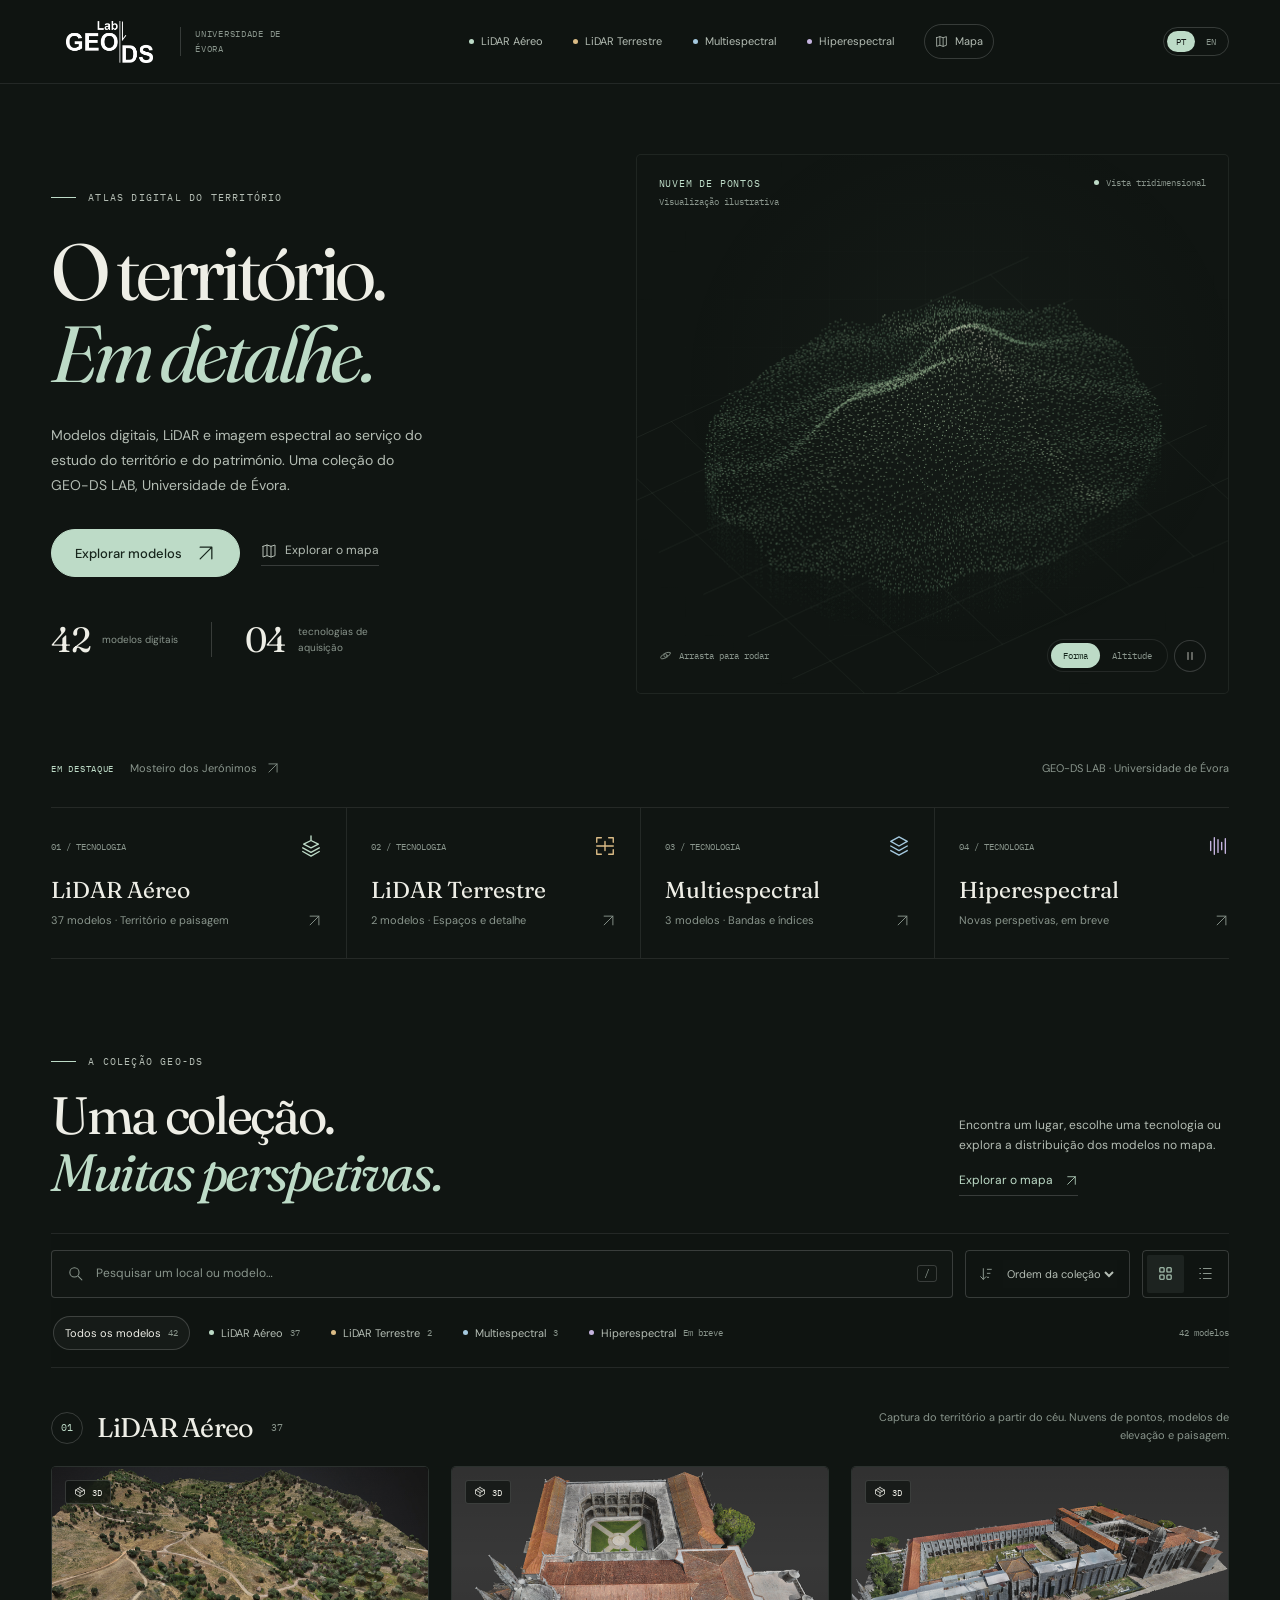
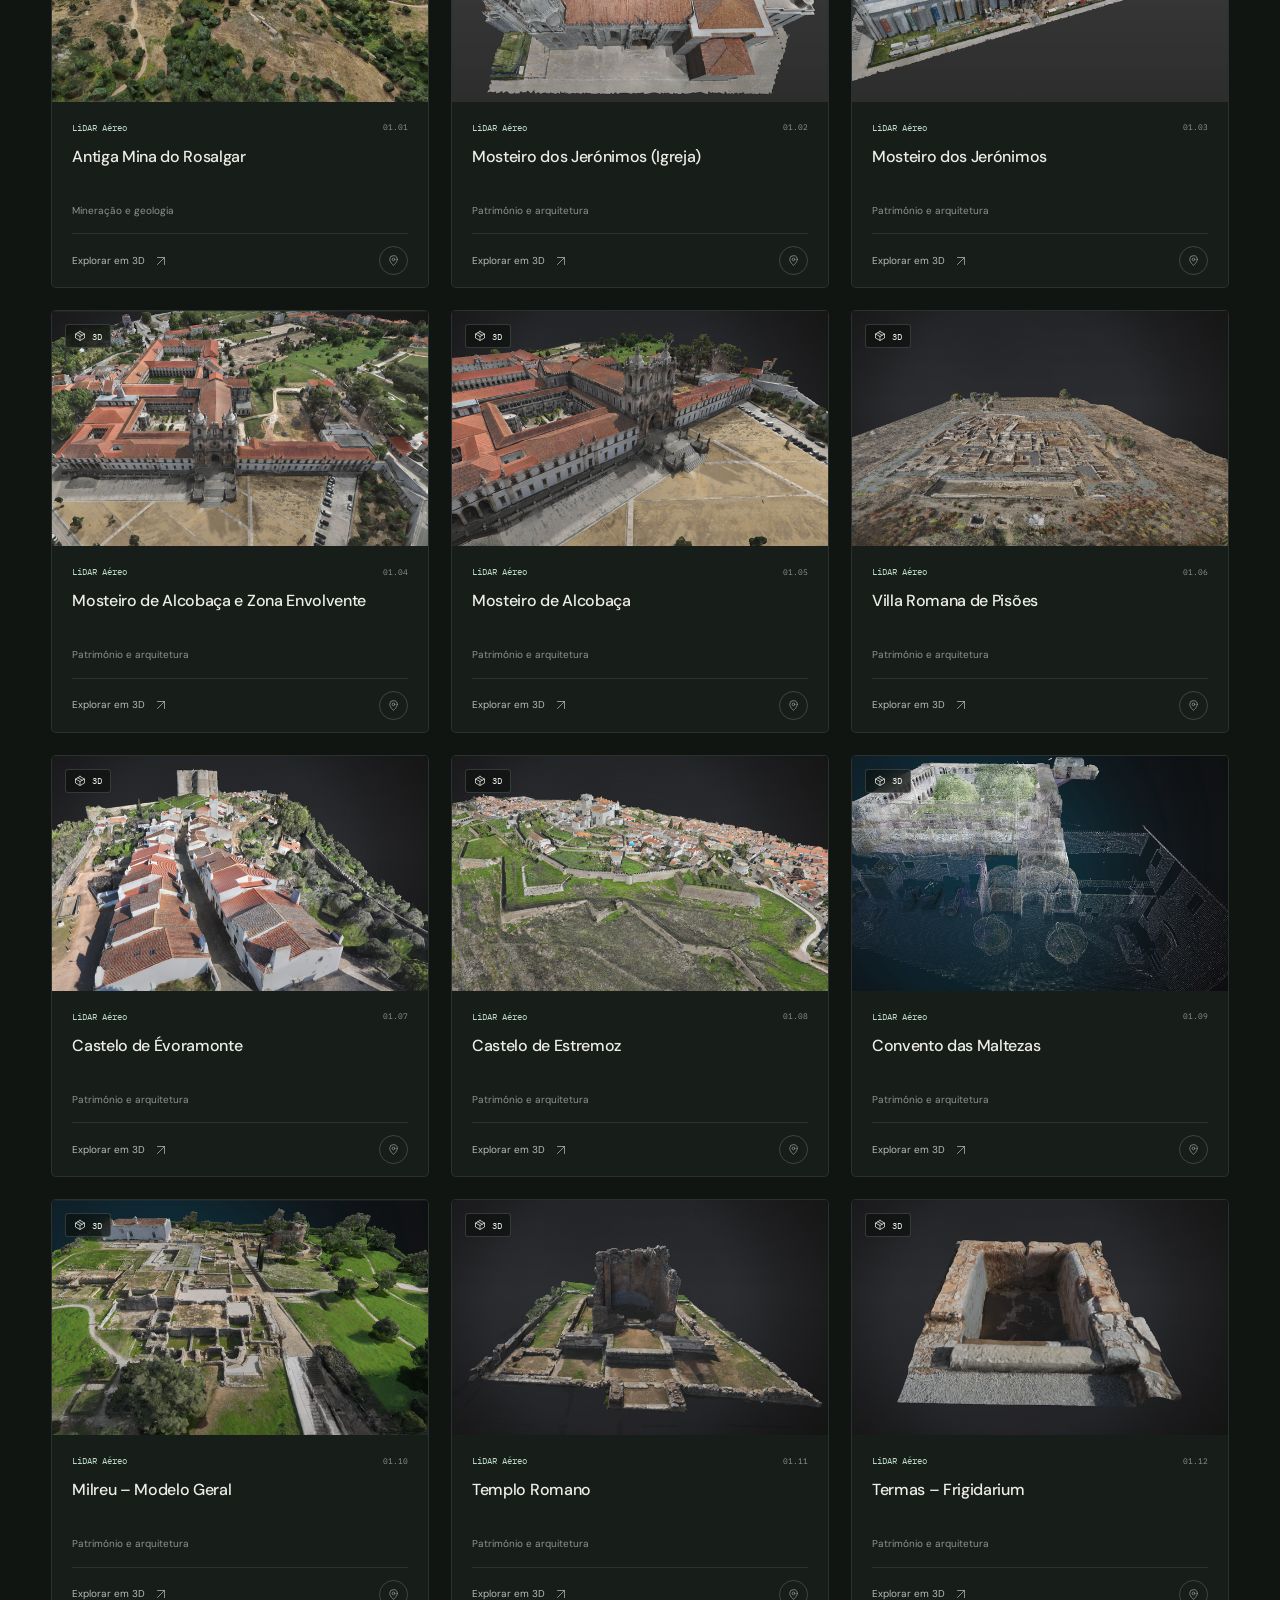
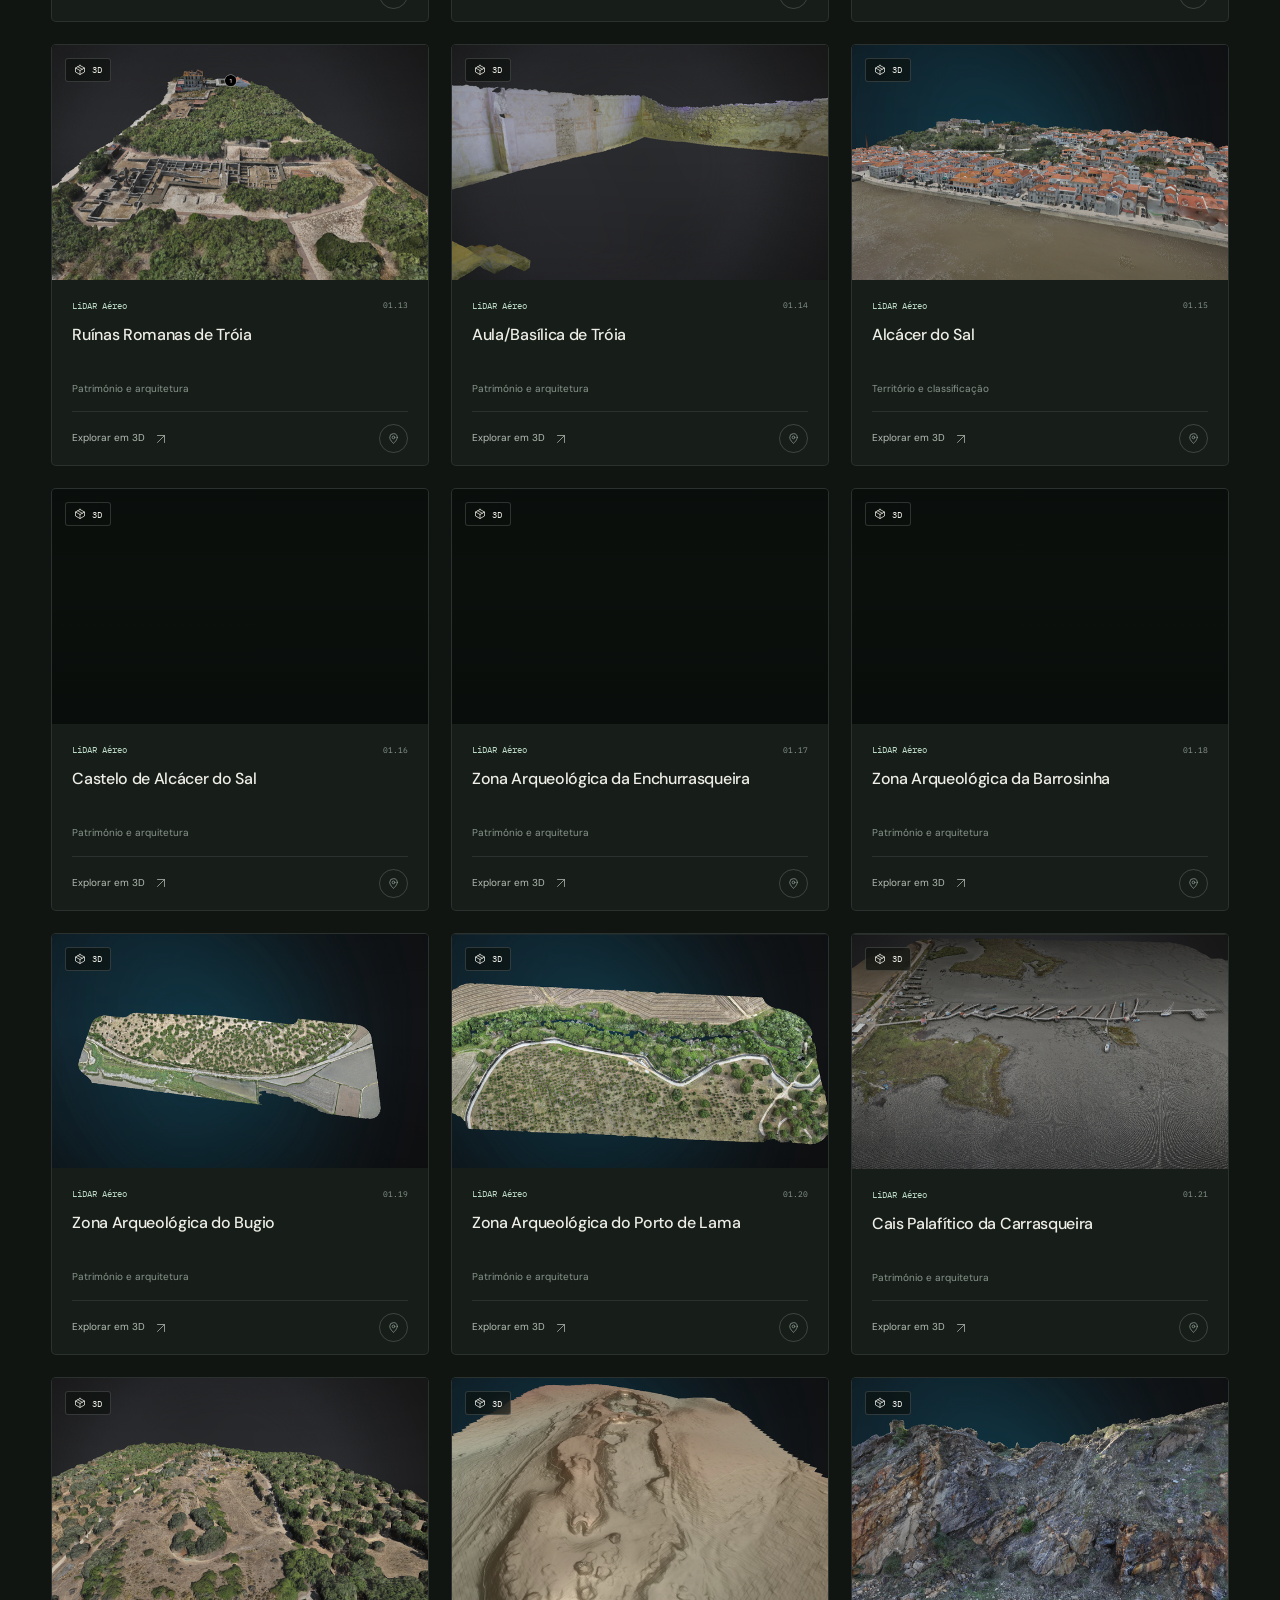
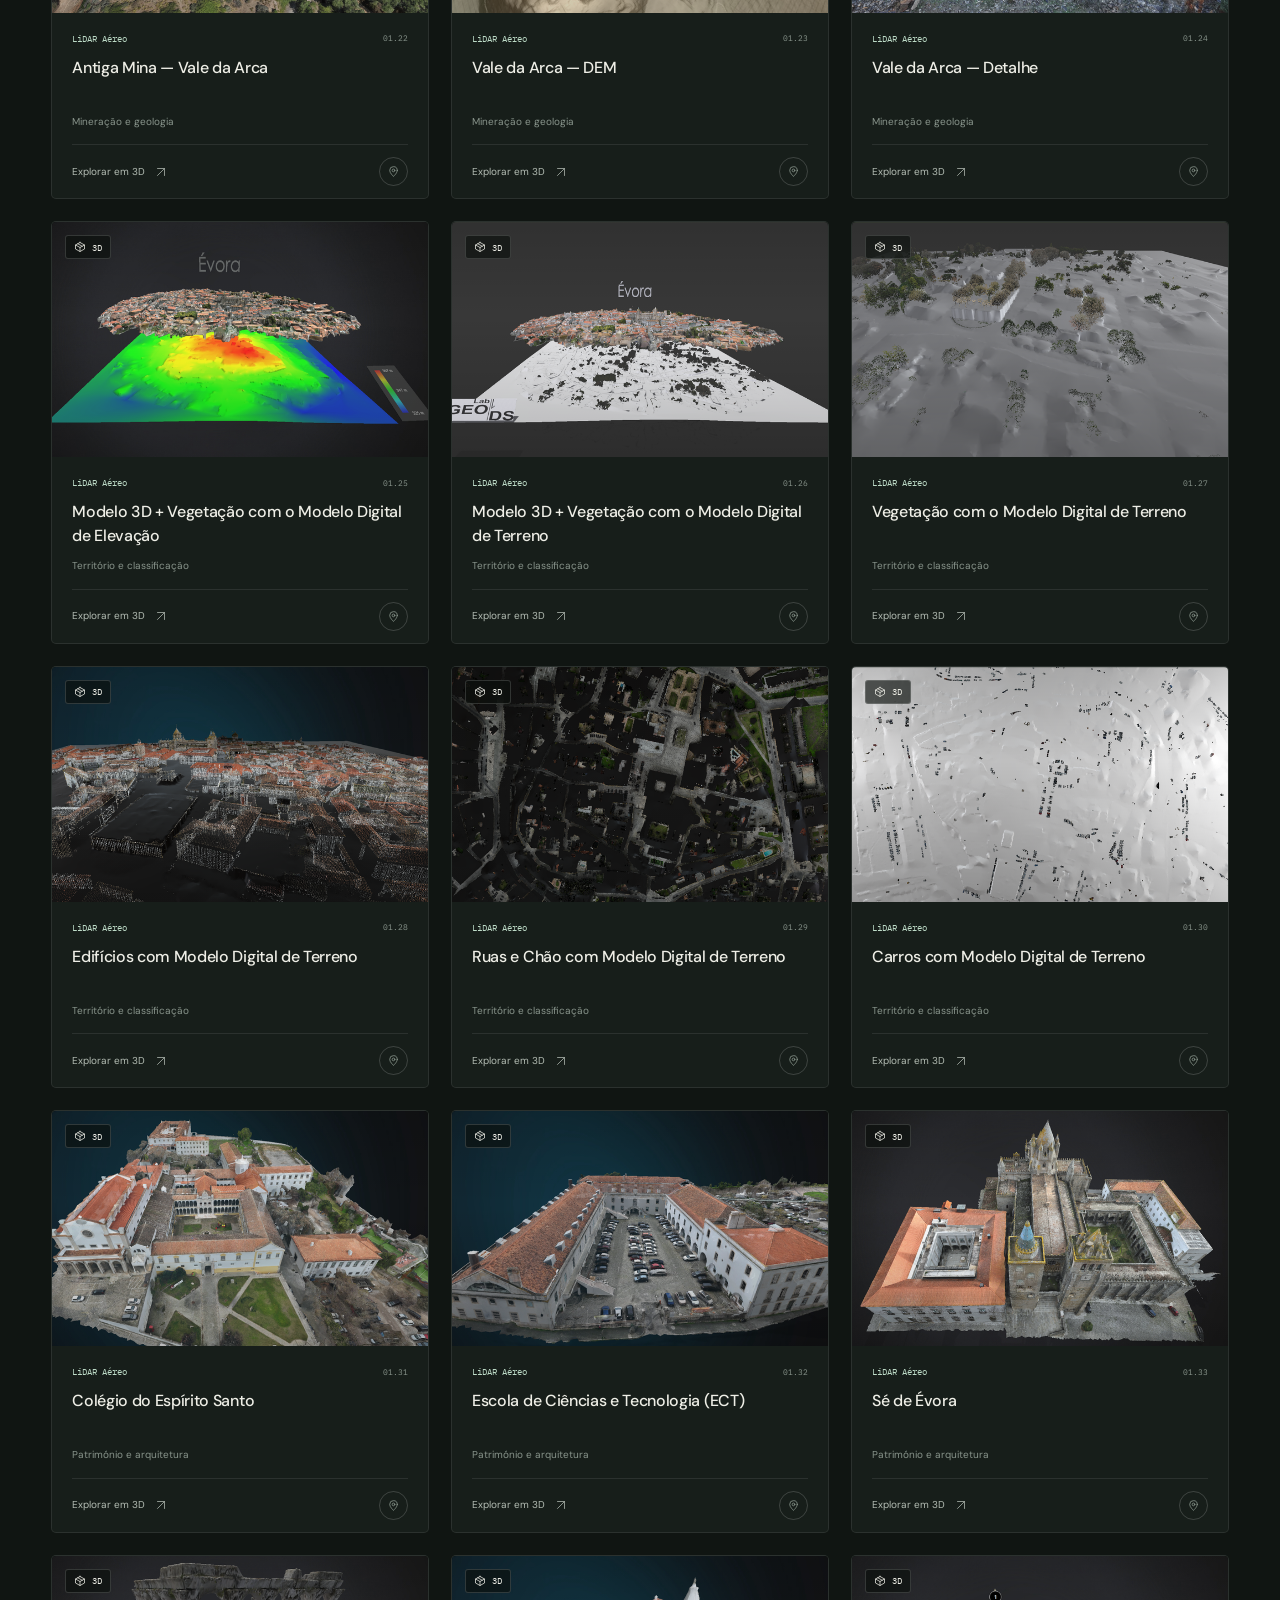
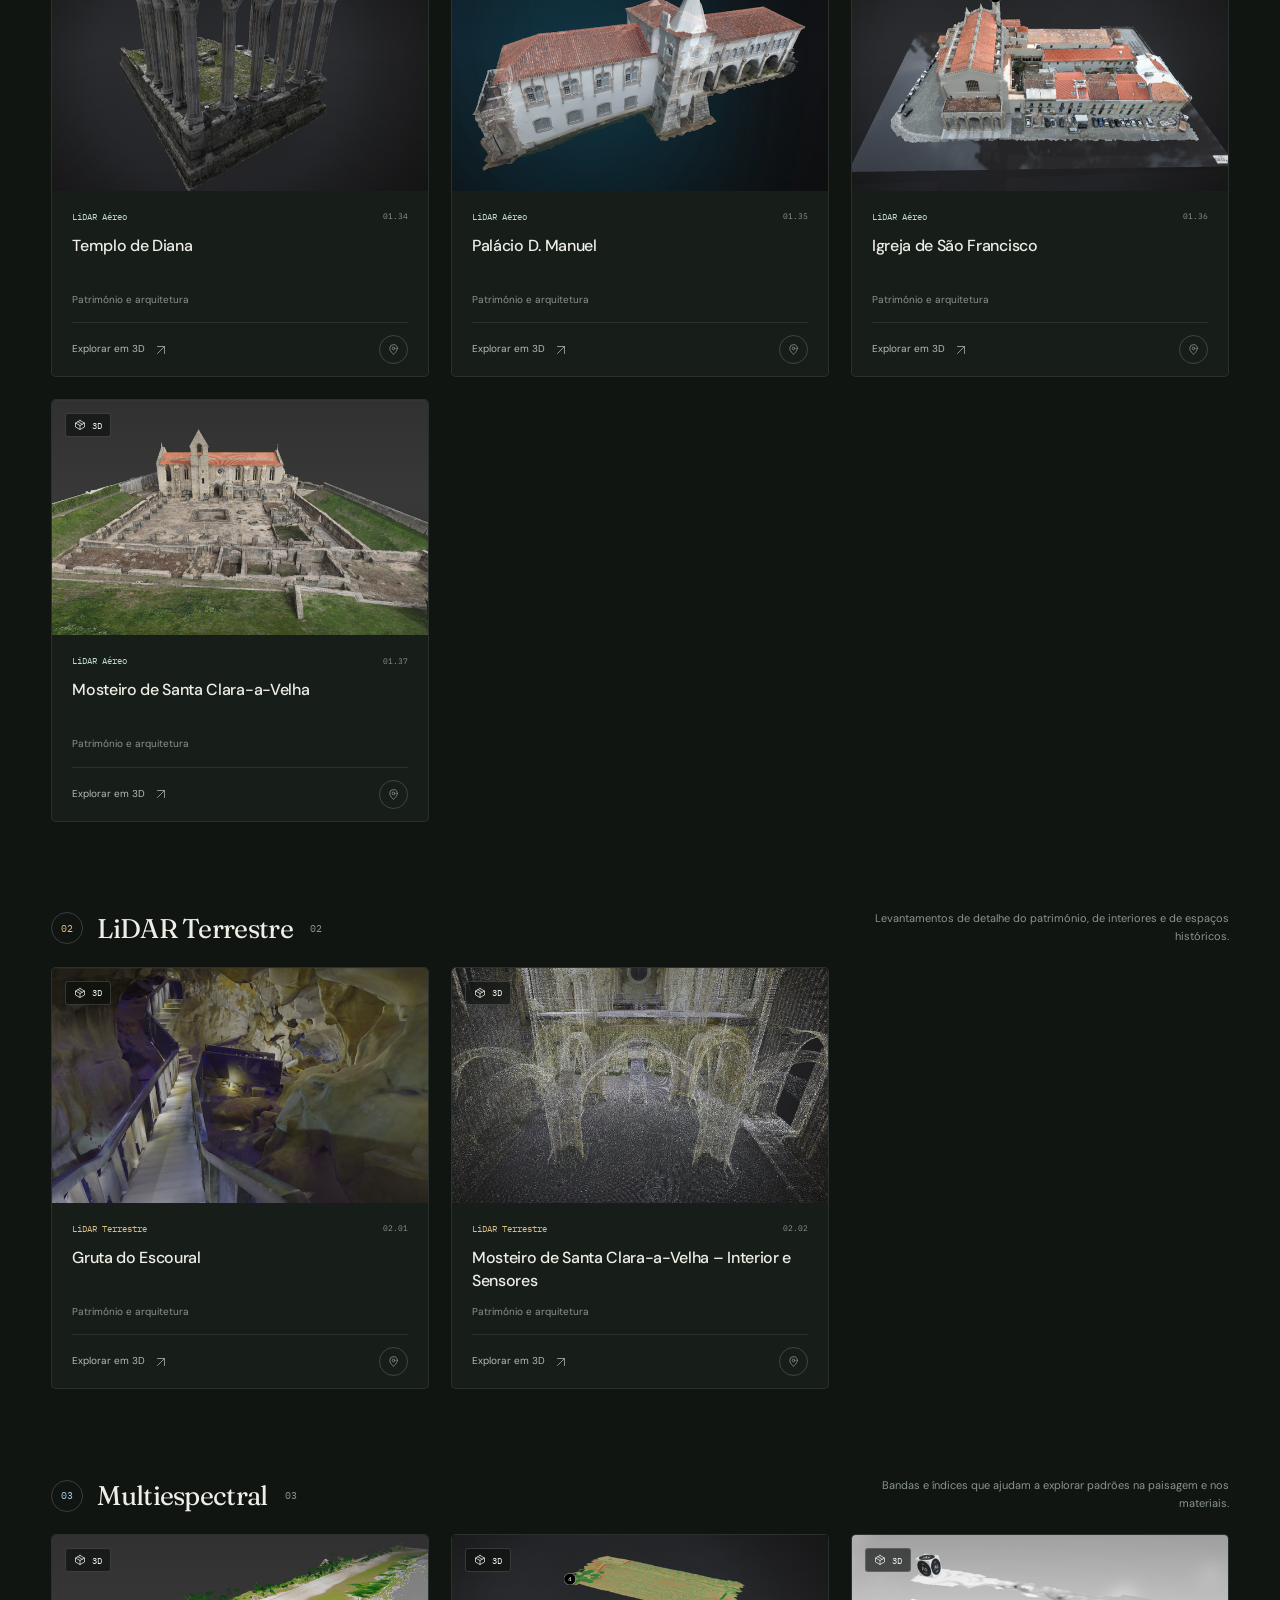
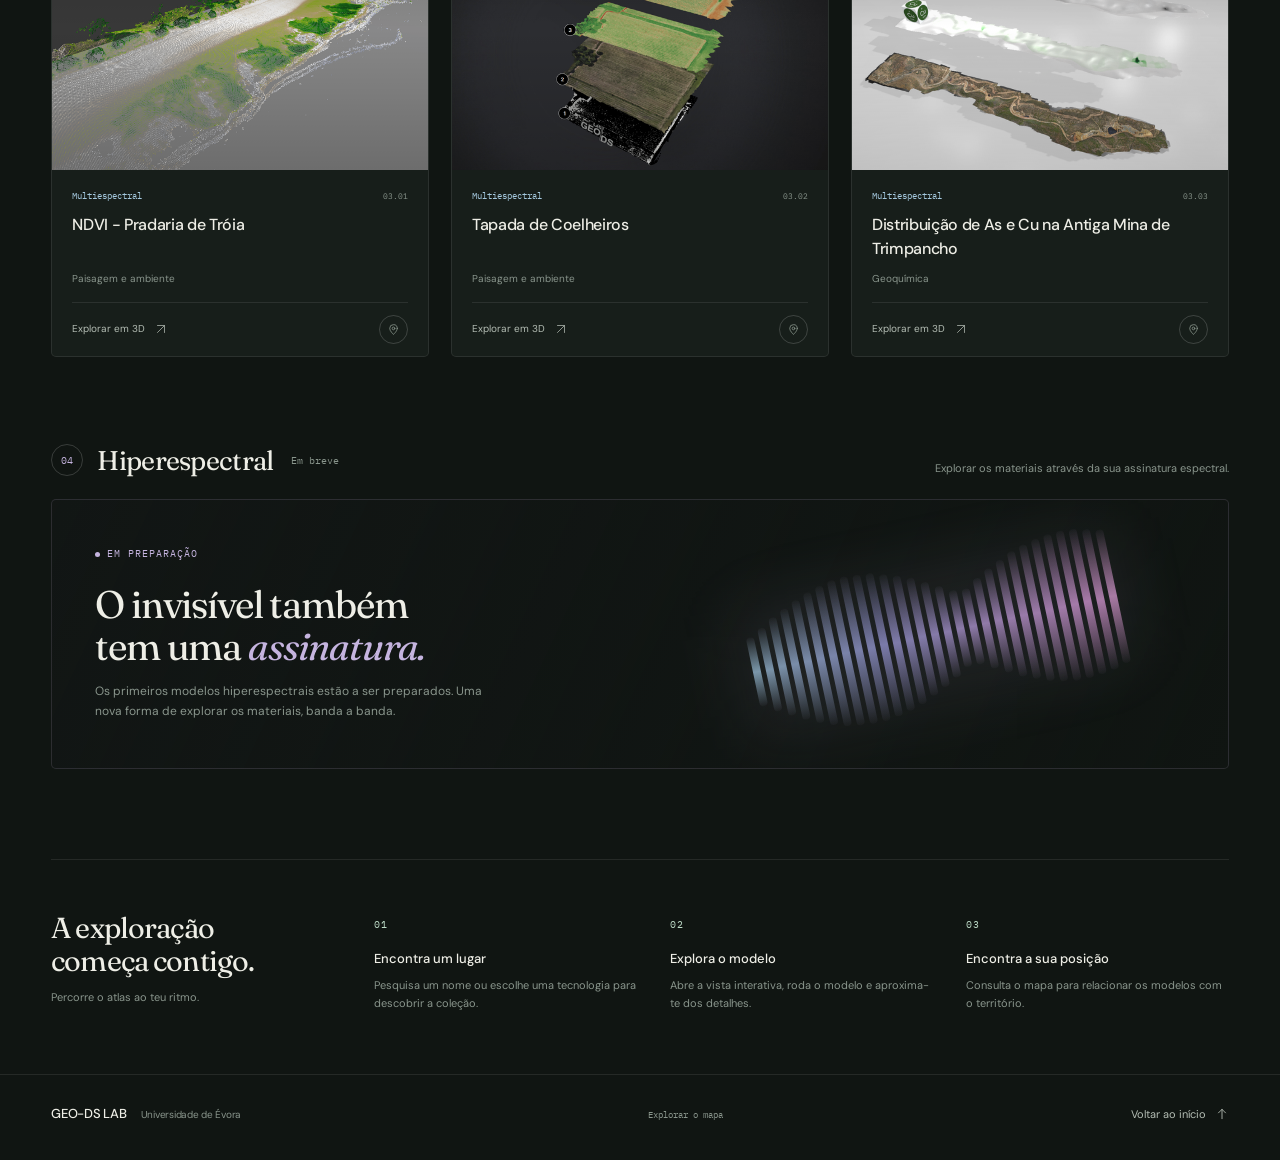
<file: pt/index.html>
<!DOCTYPE html><html lang="pt-PT"><head><meta charset="utf-8"><meta name="viewport" content="width=device-width, initial-scale=1"><meta name="theme-color" content="#101512"><title>GEO-DS — Atlas Digital do Território</title><meta name="description" content="Atlas digital do GEO-DS LAB, Universidade de Évora. Explora modelos do território e do património com LiDAR e imagem espectral, no catálogo ou no mapa."><link rel="preconnect" href="https://fonts.googleapis.com"><link rel="preconnect" href="https://fonts.gstatic.com" crossorigin><link href="https://fonts.googleapis.com/css2?family=DM+Sans:wght@400;500;600;700&family=Fraunces:ital,wght@0,400;0,500;0,600;1,400&family=IBM+Plex+Mono:wght@400;500&display=swap" rel="stylesheet"><link rel="stylesheet" href="../css/atlas.css?v=20261006-fix1"></head><body id="top" data-page="catalog"><a class="skip-link" href="#atlas">Saltar para o conteúdo</a><svg class="svg-defs" xmlns="http://www.w3.org/2000/svg" aria-hidden="true">
    <defs>
      <symbol id="i-arrow" viewBox="0 0 24 24"><path d="M5 19 19 5M5 5h14v14"/></symbol>
      <symbol id="i-right" viewBox="0 0 24 24"><path d="M4 12h16m-6-6 6 6-6 6"/></symbol>
      <symbol id="i-left" viewBox="0 0 24 24"><path d="M20 12H4m6-6-6 6 6 6"/></symbol>
      <symbol id="i-up" viewBox="0 0 24 24"><path d="M12 20V4m-6 6 6-6 6 6"/></symbol>
      <symbol id="i-close" viewBox="0 0 24 24"><path d="m6 6 12 12M18 6 6 18"/></symbol>
      <symbol id="i-search" viewBox="0 0 24 24"><circle cx="10.5" cy="10.5" r="6.5"/><path d="m16 16 5 5"/></symbol>
      <symbol id="i-grid" viewBox="0 0 24 24"><rect x="4" y="4" width="6" height="6" rx="1"/><rect x="14" y="4" width="6" height="6" rx="1"/><rect x="4" y="14" width="6" height="6" rx="1"/><rect x="14" y="14" width="6" height="6" rx="1"/></symbol>
      <symbol id="i-list" viewBox="0 0 24 24"><path d="M9 5h11M9 12h11M9 19h11M4 5h1M4 12h1M4 19h1"/></symbol>
      <symbol id="i-sort" viewBox="0 0 24 24"><path d="M8 4v16m-4-4 4 4 4-4M14 5h6m-6 6h4m-4 6h2"/></symbol>
      <symbol id="i-cube" viewBox="0 0 24 24"><path d="m12 3 9 5v8l-9 5-9-5V8l9-5Zm0 10v8M3 8l9 5 9-5M7.5 5.5l9 5"/></symbol>
      <symbol id="i-aerial" viewBox="0 0 24 24"><path d="m3 14 9 5 9-5M3 18l9 5 9-5M4 10l8-4 8 4-8 4-8-4ZM12 1v5"/></symbol>
      <symbol id="i-scan" viewBox="0 0 24 24"><path d="M8 3H3v5m13-5h5v5M3 16v5h5m8 0h5v-5M3 12h18M12 7v10"/></symbol>
      <symbol id="i-spectrum" viewBox="0 0 24 24"><path d="M4 17V7m4 14V3m4 16V5m4 11V8m4 12V4"/></symbol>
      <symbol id="i-layers" viewBox="0 0 24 24"><path d="m3 7 9-5 9 5-9 5-9-5Zm0 5 9 5 9-5M3 17l9 5 9-5"/></symbol>
      <symbol id="i-expand" viewBox="0 0 24 24"><path d="M8 3H3v5m13-5h5v5M3 16v5h5m8 0h5v-5"/></symbol>
      <symbol id="i-pause" viewBox="0 0 24 24"><path d="M8 5v14M16 5v14"/></symbol>
      <symbol id="i-play" viewBox="0 0 24 24"><path d="m8 4 12 8-12 8V4Z"/></symbol>
      <symbol id="i-menu" viewBox="0 0 24 24"><path d="M4 8h16M4 16h16"/></symbol>
      <symbol id="i-orbit" viewBox="0 0 24 24"><ellipse cx="12" cy="12" rx="10" ry="4" transform="rotate(-30 12 12)"/><circle cx="12" cy="12" r="3"/></symbol>
      <symbol id="i-brand" viewBox="0 0 40 40"><circle cx="20" cy="20" r="17"/><ellipse cx="20" cy="20" rx="8" ry="17" transform="rotate(35 20 20)"/><path d="M4 24c8-6 18-7 31-7M6 12c9 9 17 15 29 15"/><circle cx="29" cy="8" r="2" fill="currentColor" stroke="none"/></symbol>
      <symbol id="contours" viewBox="0 0 400 250"><path d="M-20 145c47-79 90-56 143-80s91-16 114 26 92 34 188-1M-20 163c50-76 99-48 151-77s85-7 106 31 95 34 188-4M-20 181c65-76 109-49 158-72s73-1 94 35 98 34 193-14M-20 200c66-73 124-38 162-62s69-4 89 33 108 25 194-24M-20 218c70-67 125-28 174-47s60-4 80 31 109 14 191-32M-20 127c35-77 88-64 135-86s104-9 126 20 89 37 184 2M-20 106c40-68 86-67 128-88s114-12 141 19 95 31 176 2M-20 239c88-61 143-24 177-43s58-6 77 33 111 5 191-35M-20 87c45-67 70-76 129-87s108-2 143 17 80 16 173-3"/></symbol>
    <symbol id="i-map" viewBox="0 0 24 24"><path d="m3 5 6-2 6 2 6-2v16l-6 2-6-2-6 2V5Zm6-2v16M15 5v16"/></symbol>
<symbol id="i-pin" viewBox="0 0 24 24"><path d="M19 10c0 5-7 11-7 11S5 15 5 10a7 7 0 1 1 14 0Z"/><circle cx="12" cy="10" r="2.5"/></symbol>
<symbol id="i-download" viewBox="0 0 24 24"><path d="M12 3v12m-5-5 5 5 5-5M4 16v5h16v-5"/></symbol>
<symbol id="i-link" viewBox="0 0 24 24"><path d="m9 15 6-6M8 17l-2 2a4 4 0 0 1-6-6l5-5a4 4 0 0 1 6 0m2-1 2-2a4 4 0 0 1 6 6l-5 5a4 4 0 0 1-6 0"/></symbol>
<symbol id="i-fit" viewBox="0 0 24 24"><path d="M8 3H3v5m13-5h5v5M3 16v5h5m8 0h5v-5"/><circle cx="12" cy="12" r="3"/></symbol></defs>
  </svg>
 <header class="site-header"><div class="nav-inner wrap">
 <a class="brand" href="#top" aria-label="GEO-DS LAB — Universidade de Évora"><img class="brand-image" src="../images/GEODS.png" alt="" width="116" height="42"><span class="brand-fallback" aria-hidden="true"><span class="brand-mark"><svg class="icon" aria-hidden="true"><use href="#i-brand"/></svg></span><span class="brand-name">GEO-DS<small>LAB</small></span></span><span class="brand-sub" aria-hidden="true">Universidade de Évora</span></a>
 <nav class="nav-links" id="main-nav" aria-label="Tecnologias e navegação do atlas"><a href="#01" data-tech="01" data-tech-nav><span class="dot"></span>LiDAR Aéreo</a><a href="#02" data-tech="02" data-tech-nav><span class="dot"></span>LiDAR Terrestre</a><a href="#03" data-tech="03" data-tech-nav><span class="dot"></span>Multiespectral</a><a href="#04" data-tech="04" data-tech-nav><span class="dot"></span>Hiperespectral</a><a href="mapa.html" class="nav-map" ><svg class="icon" aria-hidden="true"><use href="#i-map"/></svg>Mapa</a></nav>
 <div class="nav-end"><div class="lang-switch" role="group" aria-label="Idioma"><a href="../pt/index.html" hreflang="pt-PT" lang="pt-PT" data-language="pt" aria-current="page">PT</a><a href="../en/index.html" hreflang="en" lang="en" data-language="en" >EN</a></div><button class="menu-toggle icon-button" type="button" aria-label="Abrir menu" aria-controls="main-nav" aria-expanded="false" hidden><svg class="icon" aria-hidden="true"><use href="#i-menu"/></svg></button></div>
 </div><div class="reading-progress" aria-hidden="true"></div></header><main><section class="hero wrap" aria-labelledby="hero-title"><div class="hero-copy"><p class="eyebrow">Atlas Digital do Território</p><h1 id="hero-title">O território.<br><em>Em detalhe.</em></h1><p class="hero-description">Modelos digitais, LiDAR e imagem espectral ao serviço do estudo do território e do património. Uma coleção do GEO-DS LAB, Universidade de Évora.</p><div class="hero-actions"><a class="button button-primary" href="#atlas">Explorar modelos<svg class="icon" aria-hidden="true"><use href="#i-arrow"/></svg></a><a class="text-link" href="mapa.html" data-route-map><svg class="icon" aria-hidden="true"><use href="#i-map"/></svg>Explorar o mapa</a></div><div class="hero-stats"><div class="hero-stat"><b data-total-models>42</b><span>modelos digitais</span></div><div class="hero-stat"><b>04</b><span>tecnologias de aquisição</span></div></div></div><div class="hero-scene"><svg class="scene-fallback" viewBox="0 0 650 520" aria-hidden="true"><g fill="#405a48"><circle cx="151.4" cy="193.7" r="1.2"/><circle cx="161.3" cy="188.1" r="1.2"/><circle cx="171.2" cy="181.6" r="1.2"/><circle cx="181.1" cy="174.5" r="1.2"/><circle cx="191.0" cy="167.7" r="1.2"/><circle cx="200.9" cy="161.7" r="1.2"/><circle cx="210.8" cy="156.8" r="1.2"/><circle cx="220.7" cy="153.1" r="1.2"/><circle cx="230.6" cy="150.3" r="1.2"/><circle cx="240.5" cy="147.9" r="1.2"/><circle cx="250.4" cy="145.2" r="1.2"/><circle cx="128.8" cy="208.5" r="1.2"/><circle cx="138.7" cy="205.6" r="1.2"/><circle cx="148.6" cy="201.5" r="1.2"/><circle cx="158.5" cy="196.1" r="1.2"/><circle cx="168.4" cy="189.8" r="1.2"/><circle cx="178.3" cy="183.0" r="1.2"/><circle cx="188.2" cy="176.4" r="1.2"/><circle cx="198.1" cy="170.5" r="1.2"/><circle cx="208.0" cy="165.9" r="1.2"/><circle cx="217.9" cy="162.6" r="1.2"/><circle cx="227.8" cy="160.4" r="1.2"/><circle cx="237.6" cy="158.8" r="1.2"/><circle cx="247.5" cy="157.2" r="1.2"/><circle cx="257.4" cy="154.8" r="1.2"/><circle cx="267.3" cy="151.0" r="1.2"/><circle cx="277.2" cy="145.7" r="1.2"/><circle cx="287.1" cy="138.8" r="1.2"/><circle cx="297.0" cy="130.8" r="1.2"/><circle cx="106.2" cy="226.2" r="1.2"/><circle cx="116.1" cy="223.6" r="1.2"/><circle cx="126.0" cy="220.8" r="1.2"/><circle cx="135.9" cy="217.4" r="1.2"/><circle cx="145.8" cy="212.8" r="1.2"/><circle cx="155.7" cy="207.0" r="1.2"/><circle cx="165.6" cy="200.1" r="1.2"/><circle cx="175.5" cy="192.5" r="1.2"/><circle cx="185.4" cy="185.1" r="1.2"/><circle cx="195.2" cy="178.4" r="1.2"/><circle cx="205.1" cy="173.0" r="1.2"/><circle cx="215.0" cy="169.1" r="1.2"/><circle cx="224.9" cy="166.8" r="1.2"/><circle cx="234.8" cy="165.4" r="1.2"/><circle cx="244.7" cy="164.5" r="1.2"/><circle cx="254.6" cy="163.2" r="1.2"/><circle cx="264.5" cy="160.9" r="1.2"/><circle cx="274.4" cy="157.1" r="1.2"/><circle cx="284.3" cy="151.6" r="1.2"/><circle cx="294.2" cy="144.7" r="1.2"/><circle cx="304.1" cy="136.9" r="1.2"/><circle cx="314.0" cy="128.9" r="1.2"/><circle cx="323.9" cy="121.4" r="1.2"/><circle cx="93.5" cy="242.3" r="1.2"/><circle cx="103.4" cy="239.5" r="1.2"/><circle cx="113.3" cy="237.2" r="1.2"/><circle cx="123.2" cy="234.9" r="1.2"/><circle cx="133.1" cy="231.9" r="1.2"/><circle cx="143.0" cy="227.6" r="1.2"/><circle cx="152.8" cy="221.8" r="1.2"/><circle cx="162.7" cy="214.6" r="1.2"/><circle cx="172.6" cy="206.4" r="1.2"/><circle cx="182.5" cy="197.9" r="1.2"/><circle cx="192.4" cy="189.9" r="1.2"/><circle cx="202.3" cy="182.9" r="1.2"/><circle cx="212.2" cy="177.5" r="1.2"/><circle cx="222.1" cy="173.8" r="1.2"/><circle cx="232.0" cy="171.5" r="1.2"/><circle cx="241.9" cy="170.1" r="1.2"/><circle cx="251.8" cy="168.8" r="1.2"/><circle cx="261.7" cy="166.9" r="1.2"/><circle cx="271.6" cy="164.0" r="1.2"/><circle cx="281.5" cy="159.5" r="1.2"/><circle cx="291.3" cy="153.8" r="1.2"/><circle cx="301.2" cy="147.0" r="1.2"/><circle cx="311.1" cy="139.9" r="1.2"/><circle cx="321.0" cy="133.1" r="1.2"/><circle cx="330.9" cy="127.2" r="1.2"/><circle cx="340.8" cy="122.5" r="1.2"/><circle cx="350.7" cy="119.1" r="1.2"/><circle cx="90.7" cy="251.0" r="1.2"/><circle cx="100.6" cy="248.7" r="1.2"/><circle cx="110.4" cy="247.2" r="1.2"/><circle cx="120.3" cy="245.9" r="1.2"/><circle cx="130.2" cy="244.1" r="1.2"/><circle cx="140.1" cy="241.2" r="1.2"/><circle cx="150.0" cy="236.6" r="1.2"/><circle cx="159.9" cy="230.3" r="1.2"/><circle cx="169.8" cy="222.6" r="1.2"/><circle cx="179.7" cy="214.0" r="1.2"/><circle cx="189.6" cy="205.4" r="1.2"/><circle cx="199.5" cy="197.3" r="1.2"/><circle cx="209.4" cy="190.5" r="1.2"/><circle cx="219.3" cy="185.2" r="1.2"/><circle cx="229.2" cy="181.3" r="1.2"/><circle cx="239.1" cy="178.6" r="1.2"/><circle cx="248.9" cy="176.3" r="1.2"/><circle cx="258.8" cy="173.8" r="1.2"/><circle cx="268.7" cy="170.5" r="1.2"/><circle cx="278.6" cy="165.9" r="1.2"/><circle cx="288.5" cy="160.1" r="1.2"/><circle cx="298.4" cy="153.5" r="1.2"/><circle cx="308.3" cy="146.5" r="1.2"/><circle cx="318.2" cy="140.0" r="1.2"/><circle cx="328.1" cy="134.4" r="1.2"/><circle cx="338.0" cy="130.2" r="1.2"/><circle cx="347.9" cy="127.5" r="1.2"/><circle cx="357.8" cy="126.0" r="1.2"/><circle cx="367.7" cy="125.1" r="1.2"/><circle cx="87.8" cy="257.7" r="1.2"/><circle cx="97.7" cy="254.8" r="1.2"/><circle cx="107.6" cy="253.3" r="1.2"/><circle cx="117.5" cy="252.5" r="1.2"/><circle cx="127.4" cy="251.7" r="1.2"/><circle cx="137.3" cy="250.0" r="1.2"/><circle cx="147.2" cy="247.0" r="1.2"/><circle cx="157.1" cy="242.4" r="1.2"/><circle cx="167.0" cy="236.1" r="1.2"/><circle cx="176.9" cy="228.6" r="1.2"/><circle cx="186.8" cy="220.5" r="1.2"/><circle cx="196.6" cy="212.6" r="1.2"/><circle cx="206.5" cy="205.5" r="1.2"/><circle cx="216.4" cy="199.5" r="1.2"/><circle cx="226.3" cy="194.9" r="1.2"/><circle cx="236.2" cy="191.3" r="1.2"/><circle cx="246.1" cy="188.1" r="1.2"/><circle cx="256.0" cy="184.9" r="1.2"/><circle cx="265.9" cy="180.8" r="1.2"/><circle cx="275.8" cy="175.4" r="1.2"/><circle cx="285.7" cy="168.8" r="1.2"/><circle cx="295.6" cy="161.2" r="1.2"/><circle cx="305.5" cy="153.1" r="1.2"/><circle cx="315.4" cy="145.5" r="1.2"/><circle cx="345.0" cy="131.2" r="1.2"/><circle cx="354.9" cy="130.1" r="1.2"/><circle cx="364.8" cy="130.1" r="1.2"/><circle cx="374.7" cy="130.6" r="1.2"/><circle cx="384.6" cy="130.7" r="1.2"/><circle cx="85.0" cy="267.1" r="1.2"/><circle cx="94.9" cy="262.7" r="1.2"/><circle cx="104.8" cy="259.9" r="1.2"/><circle cx="114.7" cy="258.3" r="1.2"/><circle cx="124.6" cy="257.2" r="1.2"/><circle cx="134.5" cy="255.8" r="1.2"/><circle cx="144.4" cy="253.4" r="1.2"/><circle cx="154.2" cy="249.8" r="1.2"/><circle cx="164.1" cy="244.7" r="1.2"/><circle cx="174.0" cy="238.3" r="1.2"/><circle cx="183.9" cy="231.2" r="1.2"/><circle cx="193.8" cy="224.1" r="1.2"/><circle cx="203.7" cy="217.5" r="1.2"/><circle cx="213.6" cy="211.9" r="1.2"/><circle cx="223.5" cy="207.5" r="1.2"/><circle cx="233.4" cy="204.1" r="1.2"/><circle cx="243.3" cy="201.2" r="1.2"/><circle cx="253.2" cy="198.1" r="1.2"/><circle cx="263.1" cy="194.2" r="1.2"/><circle cx="273.0" cy="188.8" r="1.2"/><circle cx="282.9" cy="181.8" r="1.2"/><circle cx="292.7" cy="173.2" r="1.2"/><circle cx="302.6" cy="163.8" r="1.2"/><circle cx="362.0" cy="132.3" r="1.2"/><circle cx="371.9" cy="133.2" r="1.2"/><circle cx="381.8" cy="134.2" r="1.2"/><circle cx="391.7" cy="134.6" r="1.2"/><circle cx="401.6" cy="133.5" r="1.2"/><circle cx="82.2" cy="281.3" r="1.2"/><circle cx="92.1" cy="275.3" r="1.2"/><circle cx="102.0" cy="270.9" r="1.2"/><circle cx="111.8" cy="267.8" r="1.2"/><circle cx="121.7" cy="265.5" r="1.2"/><circle cx="131.6" cy="263.2" r="1.2"/><circle cx="141.5" cy="260.4" r="1.2"/><circle cx="151.4" cy="256.5" r="1.2"/><circle cx="161.3" cy="251.4" r="1.2"/><circle cx="171.2" cy="245.1" r="1.2"/><circle cx="181.1" cy="238.2" r="1.2"/><circle cx="191.0" cy="231.1" r="1.2"/><circle cx="200.9" cy="224.7" r="1.2"/><circle cx="210.8" cy="219.3" r="1.2"/><circle cx="220.7" cy="215.3" r="1.2"/><circle cx="230.6" cy="212.5" r="1.2"/><circle cx="240.5" cy="210.4" r="1.2"/><circle cx="250.3" cy="208.5" r="1.2"/><circle cx="260.2" cy="205.8" r="1.2"/><circle cx="270.1" cy="201.7" r="1.2"/><circle cx="280.0" cy="195.5" r="1.2"/><circle cx="289.9" cy="187.4" r="1.2"/><circle cx="299.8" cy="177.7" r="1.2"/><circle cx="309.7" cy="167.3" r="1.2"/><circle cx="378.9" cy="137.4" r="1.2"/><circle cx="388.8" cy="138.2" r="1.2"/><circle cx="398.7" cy="138.0" r="1.2"/><circle cx="408.6" cy="136.3" r="1.2"/><circle cx="418.5" cy="132.7" r="1.2"/><circle cx="79.3" cy="296.7" r="1.2"/><circle cx="89.2" cy="290.3" r="1.2"/><circle cx="99.1" cy="285.2" r="1.2"/><circle cx="109.0" cy="281.2" r="1.2"/><circle cx="118.9" cy="278.0" r="1.2"/><circle cx="128.8" cy="274.9" r="1.2"/><circle cx="138.7" cy="271.3" r="1.2"/><circle cx="148.6" cy="266.7" r="1.2"/><circle cx="158.5" cy="260.9" r="1.2"/><circle cx="168.4" cy="253.8" r="1.2"/><circle cx="178.3" cy="246.0" r="1.2"/><circle cx="188.2" cy="237.9" r="1.2"/><circle cx="198.1" cy="230.4" r="1.2"/><circle cx="227.7" cy="216.3" r="1.2"/><circle cx="237.6" cy="214.5" r="1.2"/><circle cx="247.5" cy="213.3" r="1.2"/><circle cx="257.4" cy="212.0" r="1.2"/><circle cx="267.3" cy="209.5" r="1.2"/><circle cx="277.2" cy="205.1" r="1.2"/><circle cx="287.1" cy="198.6" r="1.2"/><circle cx="297.0" cy="190.0" r="1.2"/><circle cx="306.9" cy="179.9" r="1.2"/><circle cx="386.0" cy="143.8" r="1.2"/><circle cx="395.9" cy="144.2" r="1.2"/><circle cx="405.8" cy="143.1" r="1.2"/><circle cx="415.7" cy="140.1" r="1.2"/><circle cx="425.6" cy="135.4" r="1.2"/><circle cx="435.5" cy="129.5" r="1.2"/><circle cx="76.5" cy="308.9" r="1.2"/><circle cx="86.4" cy="302.9" r="1.2"/><circle cx="96.3" cy="298.0" r="1.2"/><circle cx="106.2" cy="294.2" r="1.2"/><circle cx="116.1" cy="291.1" r="1.2"/><circle cx="126.0" cy="288.1" r="1.2"/><circle cx="135.9" cy="284.6" r="1.2"/><circle cx="145.8" cy="280.1" r="1.2"/><circle cx="155.7" cy="274.0" r="1.2"/><circle cx="165.5" cy="266.5" r="1.2"/><circle cx="175.4" cy="257.7" r="1.2"/><circle cx="185.3" cy="248.4" r="1.2"/><circle cx="254.6" cy="214.0" r="1.2"/><circle cx="264.5" cy="212.4" r="1.2"/><circle cx="274.4" cy="209.4" r="1.2"/><circle cx="284.3" cy="204.5" r="1.2"/><circle cx="294.1" cy="197.4" r="1.2"/><circle cx="393.1" cy="151.8" r="1.2"/><circle cx="403.0" cy="152.0" r="1.2"/><circle cx="412.9" cy="150.2" r="1.2"/><circle cx="422.8" cy="146.2" r="1.2"/><circle cx="432.6" cy="140.5" r="1.2"/><circle cx="442.5" cy="133.6" r="1.2"/><circle cx="452.4" cy="126.5" r="1.2"/><circle cx="83.6" cy="311.4" r="1.2"/><circle cx="93.5" cy="306.7" r="1.2"/><circle cx="103.4" cy="303.1" r="1.2"/><circle cx="113.2" cy="300.5" r="1.2"/><circle cx="123.1" cy="298.3" r="1.2"/><circle cx="133.0" cy="295.7" r="1.2"/><circle cx="142.9" cy="292.1" r="1.2"/><circle cx="152.8" cy="286.9" r="1.2"/><circle cx="162.7" cy="279.9" r="1.2"/><circle cx="172.6" cy="271.3" r="1.2"/><circle cx="182.5" cy="261.6" r="1.2"/><circle cx="192.4" cy="251.4" r="1.2"/><circle cx="400.1" cy="159.1" r="1.2"/><circle cx="410.0" cy="159.7" r="1.2"/><circle cx="419.9" cy="157.8" r="1.2"/><circle cx="429.8" cy="153.6" r="1.2"/><circle cx="439.7" cy="147.5" r="1.2"/><circle cx="449.6" cy="140.3" r="1.2"/><circle cx="459.5" cy="133.1" r="1.2"/><circle cx="80.7" cy="319.3" r="1.2"/><circle cx="90.6" cy="313.7" r="1.2"/><circle cx="100.5" cy="309.5" r="1.2"/><circle cx="110.4" cy="306.6" r="1.2"/><circle cx="120.3" cy="304.5" r="1.2"/><circle cx="130.2" cy="302.5" r="1.2"/><circle cx="140.1" cy="299.8" r="1.2"/><circle cx="150.0" cy="295.7" r="1.2"/><circle cx="159.9" cy="289.9" r="1.2"/><circle cx="169.8" cy="282.2" r="1.2"/><circle cx="179.7" cy="273.1" r="1.2"/><circle cx="189.6" cy="263.0" r="1.2"/><circle cx="407.2" cy="163.7" r="1.2"/><circle cx="417.1" cy="165.1" r="1.2"/><circle cx="427.0" cy="163.9" r="1.2"/><circle cx="436.9" cy="160.2" r="1.2"/><circle cx="446.8" cy="154.6" r="1.2"/><circle cx="456.7" cy="148.1" r="1.2"/><circle cx="466.6" cy="141.6" r="1.2"/><circle cx="476.4" cy="135.9" r="1.2"/><circle cx="87.8" cy="323.9" r="1.2"/><circle cx="97.7" cy="318.1" r="1.2"/><circle cx="107.6" cy="313.7" r="1.2"/><circle cx="117.5" cy="310.6" r="1.2"/><circle cx="127.4" cy="308.0" r="1.2"/><circle cx="137.3" cy="305.1" r="1.2"/><circle cx="147.2" cy="301.3" r="1.2"/><circle cx="157.1" cy="296.0" r="1.2"/><circle cx="166.9" cy="289.0" r="1.2"/><circle cx="176.8" cy="280.4" r="1.2"/><circle cx="424.2" cy="167.5" r="1.2"/><circle cx="434.0" cy="167.0" r="1.2"/><circle cx="443.9" cy="164.2" r="1.2"/><circle cx="453.8" cy="159.8" r="1.2"/><circle cx="463.7" cy="154.7" r="1.2"/><circle cx="473.6" cy="149.7" r="1.2"/><circle cx="483.5" cy="145.4" r="1.2"/><circle cx="94.9" cy="331.6" r="1.2"/><circle cx="104.8" cy="325.7" r="1.2"/><circle cx="114.7" cy="321.0" r="1.2"/><circle cx="124.5" cy="317.1" r="1.2"/><circle cx="134.4" cy="313.2" r="1.2"/><circle cx="144.3" cy="308.6" r="1.2"/><circle cx="154.2" cy="302.8" r="1.2"/><circle cx="164.1" cy="295.4" r="1.2"/><circle cx="441.1" cy="167.9" r="1.2"/><circle cx="451.0" cy="165.7" r="1.2"/><circle cx="460.9" cy="162.5" r="1.2"/><circle cx="470.8" cy="158.9" r="1.2"/><circle cx="480.7" cy="155.7" r="1.2"/><circle cx="490.6" cy="153.2" r="1.2"/><circle cx="500.5" cy="151.3" r="1.2"/><circle cx="92.0" cy="347.4" r="1.2"/><circle cx="101.9" cy="341.0" r="1.2"/><circle cx="111.8" cy="335.6" r="1.2"/><circle cx="121.7" cy="330.8" r="1.2"/><circle cx="131.6" cy="326.2" r="1.2"/><circle cx="141.5" cy="320.9" r="1.2"/><circle cx="151.4" cy="314.4" r="1.2"/><circle cx="161.3" cy="306.2" r="1.2"/><circle cx="458.1" cy="166.9" r="1.2"/><circle cx="468.0" cy="164.2" r="1.2"/><circle cx="477.9" cy="161.7" r="1.2"/><circle cx="487.7" cy="159.8" r="1.2"/><circle cx="497.6" cy="158.7" r="1.2"/><circle cx="507.5" cy="158.1" r="1.2"/><circle cx="99.1" cy="354.6" r="1.2"/><circle cx="109.0" cy="349.6" r="1.2"/><circle cx="118.9" cy="345.3" r="1.2"/><circle cx="128.8" cy="341.0" r="1.2"/><circle cx="138.7" cy="336.2" r="1.2"/><circle cx="148.6" cy="330.0" r="1.2"/><circle cx="158.5" cy="321.9" r="1.2"/><circle cx="484.9" cy="165.4" r="1.2"/><circle cx="494.8" cy="164.0" r="1.2"/><circle cx="504.7" cy="163.4" r="1.2"/><circle cx="514.6" cy="163.2" r="1.2"/><circle cx="106.2" cy="359.7" r="1.2"/><circle cx="116.1" cy="356.1" r="1.2"/><circle cx="125.9" cy="352.9" r="1.2"/><circle cx="135.8" cy="349.4" r="1.2"/><circle cx="145.7" cy="344.7" r="1.2"/><circle cx="155.6" cy="338.0" r="1.2"/><circle cx="165.5" cy="329.1" r="1.2"/><circle cx="482.1" cy="174.3" r="1.2"/><circle cx="492.0" cy="172.1" r="1.2"/><circle cx="501.9" cy="170.6" r="1.2"/><circle cx="511.8" cy="169.7" r="1.2"/><circle cx="521.7" cy="168.9" r="1.2"/><circle cx="113.2" cy="363.5" r="1.2"/><circle cx="123.1" cy="360.8" r="1.2"/><circle cx="133.0" cy="358.3" r="1.2"/><circle cx="142.9" cy="355.1" r="1.2"/><circle cx="152.8" cy="350.4" r="1.2"/><circle cx="162.7" cy="343.5" r="1.2"/><circle cx="172.6" cy="334.2" r="1.2"/><circle cx="479.3" cy="186.7" r="1.2"/><circle cx="489.1" cy="184.2" r="1.2"/><circle cx="499.0" cy="182.1" r="1.2"/><circle cx="508.9" cy="180.4" r="1.2"/><circle cx="518.8" cy="178.8" r="1.2"/><circle cx="528.7" cy="177.0" r="1.2"/><circle cx="120.3" cy="368.6" r="1.2"/><circle cx="130.2" cy="365.9" r="1.2"/><circle cx="140.1" cy="363.1" r="1.2"/><circle cx="150.0" cy="359.5" r="1.2"/><circle cx="159.9" cy="354.2" r="1.2"/><circle cx="169.7" cy="346.7" r="1.2"/><circle cx="179.6" cy="337.0" r="1.2"/><circle cx="476.4" cy="198.4" r="1.2"/><circle cx="486.3" cy="196.6" r="1.2"/><circle cx="496.2" cy="195.0" r="1.2"/><circle cx="506.1" cy="193.5" r="1.2"/><circle cx="516.0" cy="192.1" r="1.2"/><circle cx="525.9" cy="190.1" r="1.2"/><circle cx="535.8" cy="187.3" r="1.2"/><circle cx="127.3" cy="376.7" r="1.2"/><circle cx="137.2" cy="373.4" r="1.2"/><circle cx="147.1" cy="369.7" r="1.2"/><circle cx="157.0" cy="364.9" r="1.2"/><circle cx="166.9" cy="358.3" r="1.2"/><circle cx="176.8" cy="349.7" r="1.2"/><circle cx="483.5" cy="205.4" r="1.2"/><circle cx="493.4" cy="204.8" r="1.2"/><circle cx="503.3" cy="204.4" r="1.2"/><circle cx="513.2" cy="204.0" r="1.2"/><circle cx="523.1" cy="203.1" r="1.2"/><circle cx="532.9" cy="201.3" r="1.2"/><circle cx="542.8" cy="198.0" r="1.2"/><circle cx="134.4" cy="387.8" r="1.2"/><circle cx="144.3" cy="383.9" r="1.2"/><circle cx="154.2" cy="379.1" r="1.2"/><circle cx="164.1" cy="372.9" r="1.2"/><circle cx="174.0" cy="364.8" r="1.2"/><circle cx="183.9" cy="354.8" r="1.2"/><circle cx="490.5" cy="210.7" r="1.2"/><circle cx="500.4" cy="210.9" r="1.2"/><circle cx="510.3" cy="211.5" r="1.2"/><circle cx="520.2" cy="211.9" r="1.2"/><circle cx="530.1" cy="211.5" r="1.2"/><circle cx="540.0" cy="209.9" r="1.2"/><circle cx="549.9" cy="206.6" r="1.2"/><circle cx="141.5" cy="399.6" r="1.2"/><circle cx="151.4" cy="395.7" r="1.2"/><circle cx="161.3" cy="390.4" r="1.2"/><circle cx="171.2" cy="383.1" r="1.2"/><circle cx="181.0" cy="373.9" r="1.2"/><circle cx="190.9" cy="362.9" r="1.2"/><circle cx="497.6" cy="216.2" r="1.2"/><circle cx="507.5" cy="216.5" r="1.2"/><circle cx="517.4" cy="217.1" r="1.2"/><circle cx="527.3" cy="217.5" r="1.2"/><circle cx="537.2" cy="217.2" r="1.2"/><circle cx="547.1" cy="215.4" r="1.2"/><circle cx="557.0" cy="211.9" r="1.2"/><circle cx="158.4" cy="406.3" r="1.2"/><circle cx="168.3" cy="400.9" r="1.2"/><circle cx="178.2" cy="393.5" r="1.2"/><circle cx="188.1" cy="384.0" r="1.2"/><circle cx="198.0" cy="372.8" r="1.2"/><circle cx="504.7" cy="224.1" r="1.2"/><circle cx="514.6" cy="223.7" r="1.2"/><circle cx="524.5" cy="223.6" r="1.2"/><circle cx="534.4" cy="223.1" r="1.2"/><circle cx="544.2" cy="221.7" r="1.2"/><circle cx="554.1" cy="219.0" r="1.2"/><circle cx="564.0" cy="214.8" r="1.2"/><circle cx="165.5" cy="413.8" r="1.2"/><circle cx="175.4" cy="408.7" r="1.2"/><circle cx="185.3" cy="401.5" r="1.2"/><circle cx="195.2" cy="392.5" r="1.2"/><circle cx="205.1" cy="382.2" r="1.2"/><circle cx="215.0" cy="371.3" r="1.2"/><circle cx="432.6" cy="267.4" r="1.2"/><circle cx="442.5" cy="263.9" r="1.2"/><circle cx="452.4" cy="259.1" r="1.2"/><circle cx="462.3" cy="253.7" r="1.2"/><circle cx="472.2" cy="248.2" r="1.2"/><circle cx="482.1" cy="243.3" r="1.2"/><circle cx="491.9" cy="239.5" r="1.2"/><circle cx="501.8" cy="236.7" r="1.2"/><circle cx="511.7" cy="235.0" r="1.2"/><circle cx="521.6" cy="233.8" r="1.2"/><circle cx="531.5" cy="232.5" r="1.2"/><circle cx="541.4" cy="230.6" r="1.2"/><circle cx="551.3" cy="227.6" r="1.2"/><circle cx="561.2" cy="223.2" r="1.2"/><circle cx="172.6" cy="418.4" r="1.2"/><circle cx="182.4" cy="413.2" r="1.2"/><circle cx="192.3" cy="406.3" r="1.2"/><circle cx="202.2" cy="398.1" r="1.2"/><circle cx="212.1" cy="389.1" r="1.2"/><circle cx="222.0" cy="380.0" r="1.2"/><circle cx="231.9" cy="371.4" r="1.2"/><circle cx="429.8" cy="280.7" r="1.2"/><circle cx="439.7" cy="278.3" r="1.2"/><circle cx="449.5" cy="274.3" r="1.2"/><circle cx="459.4" cy="269.4" r="1.2"/><circle cx="469.3" cy="264.0" r="1.2"/><circle cx="479.2" cy="259.0" r="1.2"/><circle cx="489.1" cy="254.7" r="1.2"/><circle cx="499.0" cy="251.5" r="1.2"/><circle cx="508.9" cy="249.2" r="1.2"/><circle cx="518.8" cy="247.5" r="1.2"/><circle cx="528.7" cy="245.8" r="1.2"/><circle cx="538.6" cy="243.6" r="1.2"/><circle cx="548.5" cy="240.3" r="1.2"/><circle cx="558.4" cy="235.6" r="1.2"/><circle cx="568.3" cy="229.5" r="1.2"/><circle cx="189.5" cy="416.2" r="1.2"/><circle cx="199.4" cy="409.1" r="1.2"/><circle cx="209.3" cy="401.2" r="1.2"/><circle cx="219.2" cy="393.4" r="1.2"/><circle cx="229.1" cy="386.0" r="1.2"/><circle cx="239.0" cy="379.6" r="1.2"/><circle cx="248.9" cy="374.2" r="1.2"/><circle cx="258.8" cy="369.7" r="1.2"/><circle cx="268.7" cy="365.6" r="1.2"/><circle cx="278.5" cy="361.3" r="1.2"/><circle cx="288.4" cy="356.2" r="1.2"/><circle cx="298.3" cy="349.9" r="1.2"/><circle cx="426.9" cy="291.5" r="1.2"/><circle cx="436.8" cy="289.3" r="1.2"/><circle cx="446.7" cy="285.7" r="1.2"/><circle cx="456.6" cy="281.0" r="1.2"/><circle cx="466.5" cy="275.9" r="1.2"/><circle cx="476.4" cy="270.9" r="1.2"/><circle cx="486.3" cy="266.7" r="1.2"/><circle cx="496.2" cy="263.5" r="1.2"/><circle cx="506.1" cy="261.4" r="1.2"/><circle cx="516.0" cy="260.1" r="1.2"/><circle cx="525.9" cy="259.0" r="1.2"/><circle cx="535.8" cy="257.5" r="1.2"/><circle cx="545.6" cy="254.9" r="1.2"/><circle cx="555.5" cy="250.8" r="1.2"/><circle cx="565.4" cy="245.0" r="1.2"/><circle cx="196.6" cy="420.1" r="1.2"/><circle cx="206.5" cy="412.2" r="1.2"/><circle cx="216.4" cy="404.3" r="1.2"/><circle cx="226.2" cy="396.9" r="1.2"/><circle cx="236.1" cy="390.8" r="1.2"/><circle cx="246.0" cy="385.9" r="1.2"/><circle cx="255.9" cy="382.4" r="1.2"/><circle cx="265.8" cy="379.6" r="1.2"/><circle cx="275.7" cy="377.1" r="1.2"/><circle cx="285.6" cy="374.1" r="1.2"/><circle cx="295.5" cy="370.0" r="1.2"/><circle cx="305.4" cy="364.3" r="1.2"/><circle cx="315.3" cy="357.2" r="1.2"/><circle cx="325.2" cy="348.8" r="1.2"/><circle cx="414.2" cy="306.2" r="1.2"/><circle cx="424.1" cy="304.4" r="1.2"/><circle cx="434.0" cy="301.5" r="1.2"/><circle cx="443.9" cy="297.2" r="1.2"/><circle cx="453.8" cy="292.0" r="1.2"/><circle cx="463.7" cy="286.2" r="1.2"/><circle cx="473.6" cy="280.5" r="1.2"/><circle cx="483.5" cy="275.6" r="1.2"/><circle cx="493.4" cy="272.0" r="1.2"/><circle cx="503.2" cy="269.7" r="1.2"/><circle cx="513.1" cy="268.6" r="1.2"/><circle cx="523.0" cy="268.2" r="1.2"/><circle cx="532.9" cy="267.7" r="1.2"/><circle cx="542.8" cy="266.5" r="1.2"/><circle cx="552.7" cy="263.9" r="1.2"/><circle cx="562.6" cy="259.6" r="1.2"/><circle cx="572.5" cy="253.5" r="1.2"/><circle cx="213.5" cy="417.7" r="1.2"/><circle cx="223.4" cy="409.5" r="1.2"/><circle cx="233.3" cy="402.3" r="1.2"/><circle cx="243.2" cy="396.6" r="1.2"/><circle cx="253.1" cy="392.6" r="1.2"/><circle cx="263.0" cy="389.8" r="1.2"/><circle cx="272.9" cy="387.8" r="1.2"/><circle cx="282.8" cy="385.8" r="1.2"/><circle cx="292.7" cy="383.2" r="1.2"/><circle cx="302.6" cy="379.3" r="1.2"/><circle cx="312.5" cy="374.0" r="1.2"/><circle cx="322.3" cy="367.3" r="1.2"/><circle cx="332.2" cy="359.7" r="1.2"/><circle cx="342.1" cy="351.7" r="1.2"/><circle cx="352.0" cy="344.2" r="1.2"/><circle cx="391.6" cy="326.8" r="1.2"/><circle cx="401.5" cy="325.2" r="1.2"/><circle cx="411.4" cy="323.5" r="1.2"/><circle cx="421.3" cy="321.2" r="1.2"/><circle cx="431.2" cy="317.6" r="1.2"/><circle cx="441.1" cy="312.6" r="1.2"/><circle cx="451.0" cy="306.4" r="1.2"/><circle cx="460.8" cy="299.4" r="1.2"/><circle cx="470.7" cy="292.3" r="1.2"/><circle cx="480.6" cy="285.9" r="1.2"/><circle cx="490.5" cy="280.7" r="1.2"/><circle cx="500.4" cy="277.1" r="1.2"/><circle cx="510.3" cy="275.1" r="1.2"/><circle cx="520.2" cy="274.3" r="1.2"/><circle cx="530.1" cy="274.1" r="1.2"/><circle cx="540.0" cy="273.7" r="1.2"/><circle cx="549.9" cy="272.3" r="1.2"/><circle cx="559.8" cy="269.6" r="1.2"/><circle cx="569.7" cy="265.1" r="1.2"/><circle cx="230.5" cy="417.5" r="1.2"/><circle cx="240.4" cy="410.6" r="1.2"/><circle cx="250.3" cy="405.3" r="1.2"/><circle cx="260.2" cy="401.5" r="1.2"/><circle cx="270.1" cy="398.7" r="1.2"/><circle cx="279.9" cy="396.5" r="1.2"/><circle cx="289.8" cy="394.0" r="1.2"/><circle cx="299.7" cy="390.7" r="1.2"/><circle cx="309.6" cy="386.2" r="1.2"/><circle cx="319.5" cy="380.4" r="1.2"/><circle cx="329.4" cy="373.6" r="1.2"/><circle cx="339.3" cy="366.4" r="1.2"/><circle cx="349.2" cy="359.3" r="1.2"/><circle cx="359.1" cy="353.2" r="1.2"/><circle cx="369.0" cy="348.3" r="1.2"/><circle cx="378.9" cy="344.9" r="1.2"/><circle cx="388.8" cy="342.7" r="1.2"/><circle cx="398.7" cy="341.4" r="1.2"/><circle cx="408.5" cy="340.1" r="1.2"/><circle cx="418.4" cy="338.2" r="1.2"/><circle cx="428.3" cy="335.1" r="1.2"/><circle cx="438.2" cy="330.4" r="1.2"/><circle cx="448.1" cy="324.1" r="1.2"/><circle cx="458.0" cy="316.6" r="1.2"/><circle cx="467.9" cy="308.5" r="1.2"/><circle cx="477.8" cy="300.6" r="1.2"/><circle cx="487.7" cy="293.7" r="1.2"/><circle cx="497.6" cy="288.2" r="1.2"/><circle cx="507.5" cy="284.4" r="1.2"/><circle cx="517.4" cy="282.1" r="1.2"/><circle cx="527.3" cy="280.8" r="1.2"/><circle cx="537.2" cy="280.0" r="1.2"/><circle cx="547.0" cy="278.7" r="1.2"/><circle cx="556.9" cy="276.4" r="1.2"/><circle cx="566.8" cy="272.8" r="1.2"/><circle cx="247.4" cy="421.1" r="1.2"/><circle cx="257.3" cy="416.4" r="1.2"/><circle cx="267.2" cy="412.9" r="1.2"/><circle cx="277.1" cy="410.0" r="1.2"/><circle cx="287.0" cy="407.1" r="1.2"/><circle cx="296.9" cy="403.5" r="1.2"/><circle cx="306.8" cy="398.9" r="1.2"/><circle cx="316.7" cy="393.0" r="1.2"/><circle cx="326.6" cy="386.1" r="1.2"/><circle cx="336.5" cy="378.6" r="1.2"/><circle cx="346.4" cy="371.2" r="1.2"/><circle cx="356.3" cy="364.6" r="1.2"/><circle cx="366.1" cy="359.3" r="1.2"/><circle cx="376.0" cy="355.6" r="1.2"/><circle cx="385.9" cy="353.4" r="1.2"/><circle cx="395.8" cy="352.4" r="1.2"/><circle cx="405.7" cy="351.9" r="1.2"/><circle cx="415.6" cy="351.0" r="1.2"/><circle cx="425.5" cy="349.1" r="1.2"/><circle cx="435.4" cy="345.7" r="1.2"/><circle cx="445.3" cy="340.6" r="1.2"/><circle cx="455.2" cy="333.9" r="1.2"/><circle cx="465.1" cy="326.1" r="1.2"/><circle cx="475.0" cy="318.0" r="1.2"/><circle cx="484.9" cy="310.3" r="1.2"/><circle cx="494.8" cy="303.6" r="1.2"/><circle cx="504.6" cy="298.3" r="1.2"/><circle cx="514.5" cy="294.6" r="1.2"/><circle cx="524.4" cy="291.9" r="1.2"/><circle cx="534.3" cy="289.9" r="1.2"/><circle cx="544.2" cy="287.9" r="1.2"/><circle cx="554.1" cy="285.1" r="1.2"/><circle cx="564.0" cy="281.2" r="1.2"/><circle cx="264.4" cy="427.9" r="1.2"/><circle cx="274.3" cy="425.2" r="1.2"/><circle cx="284.2" cy="422.4" r="1.2"/><circle cx="294.1" cy="419.0" r="1.2"/><circle cx="304.0" cy="414.5" r="1.2"/><circle cx="313.9" cy="408.6" r="1.2"/><circle cx="323.7" cy="401.4" r="1.2"/><circle cx="333.6" cy="393.2" r="1.2"/><circle cx="343.5" cy="384.9" r="1.2"/><circle cx="353.4" cy="377.0" r="1.2"/><circle cx="363.3" cy="370.3" r="1.2"/><circle cx="373.2" cy="365.3" r="1.2"/><circle cx="383.1" cy="362.1" r="1.2"/><circle cx="393.0" cy="360.3" r="1.2"/><circle cx="402.9" cy="359.6" r="1.2"/><circle cx="412.8" cy="359.1" r="1.2"/><circle cx="422.7" cy="358.1" r="1.2"/><circle cx="432.6" cy="355.9" r="1.2"/><circle cx="442.5" cy="352.2" r="1.2"/><circle cx="452.4" cy="346.9" r="1.2"/><circle cx="462.2" cy="340.3" r="1.2"/><circle cx="472.1" cy="333.0" r="1.2"/><circle cx="482.0" cy="325.7" r="1.2"/><circle cx="491.9" cy="319.1" r="1.2"/><circle cx="501.8" cy="313.6" r="1.2"/><circle cx="511.7" cy="309.4" r="1.2"/><circle cx="521.6" cy="306.2" r="1.2"/><circle cx="531.5" cy="303.7" r="1.2"/><circle cx="541.4" cy="301.2" r="1.2"/><circle cx="551.3" cy="298.0" r="1.2"/><circle cx="561.2" cy="293.8" r="1.2"/><circle cx="281.3" cy="435.8" r="1.2"/><circle cx="291.2" cy="433.6" r="1.2"/><circle cx="301.1" cy="430.2" r="1.2"/><circle cx="311.0" cy="425.2" r="1.2"/><circle cx="320.9" cy="418.6" r="1.2"/><circle cx="330.8" cy="410.6" r="1.2"/><circle cx="340.7" cy="401.9" r="1.2"/><circle cx="350.6" cy="393.1" r="1.2"/><circle cx="360.5" cy="385.1" r="1.2"/><circle cx="370.4" cy="378.5" r="1.2"/><circle cx="380.3" cy="373.5" r="1.2"/><circle cx="390.2" cy="370.2" r="1.2"/><circle cx="400.1" cy="368.3" r="1.2"/><circle cx="410.0" cy="367.0" r="1.2"/><circle cx="419.8" cy="365.6" r="1.2"/><circle cx="429.7" cy="363.6" r="1.2"/><circle cx="439.6" cy="360.3" r="1.2"/><circle cx="449.5" cy="355.7" r="1.2"/><circle cx="459.4" cy="349.9" r="1.2"/><circle cx="469.3" cy="343.4" r="1.2"/><circle cx="479.2" cy="336.8" r="1.2"/><circle cx="489.1" cy="330.7" r="1.2"/><circle cx="499.0" cy="325.6" r="1.2"/><circle cx="508.9" cy="321.7" r="1.2"/><circle cx="518.8" cy="319.0" r="1.2"/><circle cx="528.7" cy="316.9" r="1.2"/><circle cx="538.6" cy="315.0" r="1.2"/><circle cx="548.4" cy="312.5" r="1.2"/><circle cx="558.3" cy="308.8" r="1.2"/><circle cx="298.3" cy="441.6" r="1.2"/><circle cx="308.2" cy="438.3" r="1.2"/><circle cx="318.1" cy="433.4" r="1.2"/><circle cx="328.0" cy="426.7" r="1.2"/><circle cx="337.9" cy="418.9" r="1.2"/><circle cx="347.8" cy="410.4" r="1.2"/><circle cx="357.7" cy="402.2" r="1.2"/><circle cx="367.6" cy="394.8" r="1.2"/><circle cx="377.4" cy="388.8" r="1.2"/><circle cx="387.3" cy="384.2" r="1.2"/><circle cx="397.2" cy="380.9" r="1.2"/><circle cx="407.1" cy="378.5" r="1.2"/><circle cx="417.0" cy="376.3" r="1.2"/><circle cx="426.9" cy="373.6" r="1.2"/><circle cx="436.8" cy="369.9" r="1.2"/><circle cx="446.7" cy="365.0" r="1.2"/><circle cx="456.6" cy="359.0" r="1.2"/><circle cx="466.5" cy="352.2" r="1.2"/><circle cx="476.4" cy="345.3" r="1.2"/><circle cx="486.3" cy="339.0" r="1.2"/><circle cx="496.2" cy="333.7" r="1.2"/><circle cx="506.0" cy="329.8" r="1.2"/><circle cx="515.9" cy="327.3" r="1.2"/><circle cx="525.8" cy="325.9" r="1.2"/><circle cx="535.7" cy="325.0" r="1.2"/><circle cx="545.6" cy="323.7" r="1.2"/><circle cx="555.5" cy="321.5" r="1.2"/><circle cx="325.1" cy="438.0" r="1.2"/><circle cx="335.0" cy="431.6" r="1.2"/><circle cx="344.9" cy="424.3" r="1.2"/><circle cx="354.8" cy="416.9" r="1.2"/><circle cx="364.7" cy="409.9" r="1.2"/><circle cx="374.6" cy="403.9" r="1.2"/><circle cx="384.5" cy="399.2" r="1.2"/><circle cx="394.4" cy="395.7" r="1.2"/><circle cx="404.3" cy="393.0" r="1.2"/><circle cx="414.2" cy="390.4" r="1.2"/><circle cx="424.1" cy="387.4" r="1.2"/><circle cx="434.0" cy="383.5" r="1.2"/><circle cx="443.9" cy="378.2" r="1.2"/><circle cx="453.8" cy="371.6" r="1.2"/><circle cx="463.6" cy="364.1" r="1.2"/><circle cx="473.5" cy="356.2" r="1.2"/><circle cx="483.4" cy="348.6" r="1.2"/><circle cx="493.3" cy="342.1" r="1.2"/><circle cx="503.2" cy="337.1" r="1.2"/><circle cx="513.1" cy="333.8" r="1.2"/><circle cx="523.0" cy="332.0" r="1.2"/><circle cx="532.9" cy="331.1" r="1.2"/><circle cx="542.8" cy="330.6" r="1.2"/><circle cx="352.0" cy="426.9" r="1.2"/><circle cx="361.9" cy="420.5" r="1.2"/><circle cx="371.8" cy="415.0" r="1.2"/><circle cx="381.7" cy="410.8" r="1.2"/><circle cx="391.6" cy="407.8" r="1.2"/><circle cx="401.5" cy="405.7" r="1.2"/><circle cx="411.4" cy="403.9" r="1.2"/><circle cx="421.2" cy="401.7" r="1.2"/><circle cx="431.1" cy="398.5" r="1.2"/><circle cx="441.0" cy="393.8" r="1.2"/><circle cx="450.9" cy="387.5" r="1.2"/><circle cx="460.8" cy="379.9" r="1.2"/><circle cx="470.7" cy="371.4" r="1.2"/><circle cx="480.6" cy="362.8" r="1.2"/><circle cx="490.5" cy="354.9" r="1.2"/><circle cx="500.4" cy="348.3" r="1.2"/><circle cx="510.3" cy="343.3" r="1.2"/><circle cx="520.2" cy="340.0" r="1.2"/><circle cx="530.1" cy="338.0" r="1.2"/><circle cx="398.6" cy="413.9" r="1.2"/><circle cx="408.5" cy="412.9" r="1.2"/><circle cx="418.4" cy="411.9" r="1.2"/><circle cx="428.3" cy="410.1" r="1.2"/><circle cx="438.2" cy="407.0" r="1.2"/><circle cx="448.1" cy="402.2" r="1.2"/><circle cx="458.0" cy="395.7" r="1.2"/><circle cx="467.9" cy="387.9" r="1.2"/><circle cx="477.8" cy="379.5" r="1.2"/><circle cx="487.7" cy="371.1" r="1.2"/><circle cx="497.6" cy="363.6" r="1.2"/><circle cx="507.5" cy="357.3" r="1.2"/></g><g fill="#53715a"><circle cx="325.3" cy="139.0" r="1.2"/><circle cx="335.1" cy="134.1" r="1.2"/><circle cx="312.5" cy="154.4" r="1.2"/><circle cx="322.4" cy="146.0" r="1.2"/><circle cx="332.3" cy="139.3" r="1.2"/><circle cx="342.2" cy="134.8" r="1.2"/><circle cx="352.1" cy="132.6" r="1.2"/><circle cx="319.6" cy="157.2" r="1.2"/><circle cx="329.5" cy="148.4" r="1.2"/><circle cx="339.4" cy="141.9" r="1.2"/><circle cx="349.3" cy="137.9" r="1.2"/><circle cx="359.2" cy="136.2" r="1.2"/><circle cx="369.1" cy="136.4" r="1.2"/><circle cx="207.9" cy="224.1" r="1.2"/><circle cx="217.8" cy="219.4" r="1.2"/><circle cx="316.8" cy="169.4" r="1.2"/><circle cx="326.7" cy="159.5" r="1.2"/><circle cx="336.5" cy="151.5" r="1.2"/><circle cx="346.4" cy="145.9" r="1.2"/><circle cx="356.3" cy="142.9" r="1.2"/><circle cx="366.2" cy="142.2" r="1.2"/><circle cx="376.1" cy="142.8" r="1.2"/><circle cx="195.2" cy="239.2" r="1.2"/><circle cx="205.1" cy="231.1" r="1.2"/><circle cx="215.0" cy="224.5" r="1.2"/><circle cx="224.9" cy="219.8" r="1.2"/><circle cx="234.8" cy="216.9" r="1.2"/><circle cx="244.7" cy="215.2" r="1.2"/><circle cx="304.0" cy="188.4" r="1.2"/><circle cx="313.9" cy="178.3" r="1.2"/><circle cx="323.8" cy="168.3" r="1.2"/><circle cx="333.7" cy="159.5" r="1.2"/><circle cx="343.6" cy="152.9" r="1.2"/><circle cx="353.5" cy="149.0" r="1.2"/><circle cx="363.4" cy="147.8" r="1.2"/><circle cx="373.3" cy="148.6" r="1.2"/><circle cx="383.2" cy="150.4" r="1.2"/><circle cx="202.3" cy="241.8" r="1.2"/><circle cx="212.2" cy="233.3" r="1.2"/><circle cx="222.1" cy="226.6" r="1.2"/><circle cx="232.0" cy="221.8" r="1.2"/><circle cx="241.9" cy="218.7" r="1.2"/><circle cx="251.7" cy="216.5" r="1.2"/><circle cx="261.6" cy="214.6" r="1.2"/><circle cx="271.5" cy="211.9" r="1.2"/><circle cx="281.4" cy="207.7" r="1.2"/><circle cx="291.3" cy="201.5" r="1.2"/><circle cx="301.2" cy="193.4" r="1.2"/><circle cx="311.1" cy="183.7" r="1.2"/><circle cx="321.0" cy="173.6" r="1.2"/><circle cx="330.9" cy="164.1" r="1.2"/><circle cx="360.6" cy="149.8" r="1.2"/><circle cx="370.5" cy="150.7" r="1.2"/><circle cx="380.4" cy="153.4" r="1.2"/><circle cx="390.2" cy="156.6" r="1.2"/><circle cx="199.5" cy="252.9" r="1.2"/><circle cx="209.3" cy="243.5" r="1.2"/><circle cx="219.2" cy="235.5" r="1.2"/><circle cx="229.1" cy="229.3" r="1.2"/><circle cx="239.0" cy="224.8" r="1.2"/><circle cx="248.9" cy="221.6" r="1.2"/><circle cx="258.8" cy="218.9" r="1.2"/><circle cx="268.7" cy="216.0" r="1.2"/><circle cx="278.6" cy="212.0" r="1.2"/><circle cx="288.5" cy="206.3" r="1.2"/><circle cx="298.4" cy="198.6" r="1.2"/><circle cx="308.3" cy="189.2" r="1.2"/><circle cx="387.4" cy="155.5" r="1.2"/><circle cx="397.3" cy="160.2" r="1.2"/><circle cx="186.7" cy="270.7" r="1.2"/><circle cx="196.6" cy="260.6" r="1.2"/><circle cx="206.5" cy="250.9" r="1.2"/><circle cx="216.4" cy="242.3" r="1.2"/><circle cx="226.3" cy="235.4" r="1.2"/><circle cx="236.2" cy="230.2" r="1.2"/><circle cx="246.1" cy="226.5" r="1.2"/><circle cx="256.0" cy="223.7" r="1.2"/><circle cx="265.9" cy="221.1" r="1.2"/><circle cx="275.8" cy="217.7" r="1.2"/><circle cx="285.7" cy="212.8" r="1.2"/><circle cx="295.6" cy="206.0" r="1.2"/><circle cx="305.4" cy="197.2" r="1.2"/><circle cx="394.5" cy="156.1" r="1.2"/><circle cx="404.4" cy="161.4" r="1.2"/><circle cx="414.3" cy="165.5" r="1.2"/><circle cx="174.0" cy="286.4" r="1.2"/><circle cx="183.9" cy="276.2" r="1.2"/><circle cx="193.8" cy="265.4" r="1.2"/><circle cx="203.7" cy="254.9" r="1.2"/><circle cx="272.9" cy="220.7" r="1.2"/><circle cx="282.8" cy="217.5" r="1.2"/><circle cx="292.7" cy="212.5" r="1.2"/><circle cx="411.4" cy="162.7" r="1.2"/><circle cx="421.3" cy="166.5" r="1.2"/><circle cx="431.2" cy="168.2" r="1.2"/><circle cx="171.2" cy="296.3" r="1.2"/><circle cx="181.1" cy="284.8" r="1.2"/><circle cx="191.0" cy="272.6" r="1.2"/><circle cx="418.5" cy="166.6" r="1.2"/><circle cx="428.4" cy="169.1" r="1.2"/><circle cx="438.3" cy="169.9" r="1.2"/><circle cx="448.2" cy="169.0" r="1.2"/><circle cx="168.3" cy="311.7" r="1.2"/><circle cx="178.2" cy="299.6" r="1.2"/><circle cx="188.1" cy="286.0" r="1.2"/><circle cx="425.6" cy="174.0" r="1.2"/><circle cx="435.4" cy="175.1" r="1.2"/><circle cx="445.3" cy="174.6" r="1.2"/><circle cx="455.2" cy="172.9" r="1.2"/><circle cx="465.1" cy="170.3" r="1.2"/><circle cx="475.0" cy="167.6" r="1.2"/><circle cx="175.4" cy="317.8" r="1.2"/><circle cx="185.3" cy="304.4" r="1.2"/><circle cx="195.2" cy="289.6" r="1.2"/><circle cx="422.7" cy="182.5" r="1.2"/><circle cx="432.6" cy="183.9" r="1.2"/><circle cx="442.5" cy="183.9" r="1.2"/><circle cx="452.4" cy="182.5" r="1.2"/><circle cx="462.3" cy="180.1" r="1.2"/><circle cx="472.2" cy="177.1" r="1.2"/><circle cx="182.5" cy="322.5" r="1.2"/><circle cx="192.4" cy="308.8" r="1.2"/><circle cx="202.3" cy="294.0" r="1.2"/><circle cx="419.9" cy="190.9" r="1.2"/><circle cx="429.8" cy="192.9" r="1.2"/><circle cx="439.7" cy="193.8" r="1.2"/><circle cx="449.6" cy="193.4" r="1.2"/><circle cx="459.5" cy="191.8" r="1.2"/><circle cx="469.4" cy="189.4" r="1.2"/><circle cx="189.5" cy="325.2" r="1.2"/><circle cx="199.4" cy="311.8" r="1.2"/><circle cx="427.0" cy="199.8" r="1.2"/><circle cx="436.9" cy="201.3" r="1.2"/><circle cx="446.7" cy="201.8" r="1.2"/><circle cx="456.6" cy="201.4" r="1.2"/><circle cx="466.5" cy="200.1" r="1.2"/><circle cx="186.7" cy="339.1" r="1.2"/><circle cx="196.6" cy="327.1" r="1.2"/><circle cx="206.5" cy="314.1" r="1.2"/><circle cx="434.0" cy="207.6" r="1.2"/><circle cx="443.9" cy="208.0" r="1.2"/><circle cx="453.8" cy="207.8" r="1.2"/><circle cx="463.7" cy="207.1" r="1.2"/><circle cx="473.6" cy="206.3" r="1.2"/><circle cx="193.8" cy="343.2" r="1.2"/><circle cx="203.7" cy="330.7" r="1.2"/><circle cx="213.6" cy="317.9" r="1.2"/><circle cx="431.2" cy="217.5" r="1.2"/><circle cx="441.1" cy="216.5" r="1.2"/><circle cx="451.0" cy="215.0" r="1.2"/><circle cx="460.9" cy="213.4" r="1.2"/><circle cx="470.8" cy="212.0" r="1.2"/><circle cx="480.7" cy="211.1" r="1.2"/><circle cx="200.8" cy="350.6" r="1.2"/><circle cx="210.7" cy="337.8" r="1.2"/><circle cx="220.6" cy="325.3" r="1.2"/><circle cx="408.6" cy="235.4" r="1.2"/><circle cx="418.5" cy="234.9" r="1.2"/><circle cx="428.4" cy="233.4" r="1.2"/><circle cx="438.3" cy="230.9" r="1.2"/><circle cx="448.1" cy="227.6" r="1.2"/><circle cx="458.0" cy="224.2" r="1.2"/><circle cx="467.9" cy="221.0" r="1.2"/><circle cx="477.8" cy="218.4" r="1.2"/><circle cx="487.7" cy="216.8" r="1.2"/><circle cx="207.9" cy="360.7" r="1.2"/><circle cx="217.8" cy="348.4" r="1.2"/><circle cx="227.7" cy="336.7" r="1.2"/><circle cx="237.6" cy="325.9" r="1.2"/><circle cx="395.9" cy="252.1" r="1.2"/><circle cx="405.7" cy="253.5" r="1.2"/><circle cx="415.6" cy="253.8" r="1.2"/><circle cx="425.5" cy="252.5" r="1.2"/><circle cx="435.4" cy="249.6" r="1.2"/><circle cx="445.3" cy="245.6" r="1.2"/><circle cx="455.2" cy="240.7" r="1.2"/><circle cx="465.1" cy="235.8" r="1.2"/><circle cx="475.0" cy="231.3" r="1.2"/><circle cx="484.9" cy="227.7" r="1.2"/><circle cx="494.8" cy="225.3" r="1.2"/><circle cx="224.8" cy="360.5" r="1.2"/><circle cx="234.7" cy="350.4" r="1.2"/><circle cx="244.6" cy="341.2" r="1.2"/><circle cx="254.5" cy="333.2" r="1.2"/><circle cx="264.4" cy="325.9" r="1.2"/><circle cx="274.3" cy="319.1" r="1.2"/><circle cx="393.0" cy="265.6" r="1.2"/><circle cx="402.9" cy="267.9" r="1.2"/><circle cx="412.8" cy="269.3" r="1.2"/><circle cx="422.7" cy="269.3" r="1.2"/><circle cx="241.8" cy="363.6" r="1.2"/><circle cx="251.7" cy="356.7" r="1.2"/><circle cx="261.6" cy="350.5" r="1.2"/><circle cx="271.5" cy="344.6" r="1.2"/><circle cx="281.4" cy="338.5" r="1.2"/><circle cx="291.3" cy="331.7" r="1.2"/><circle cx="301.2" cy="323.9" r="1.2"/><circle cx="311.1" cy="315.3" r="1.2"/><circle cx="320.9" cy="306.2" r="1.2"/><circle cx="390.2" cy="277.0" r="1.2"/><circle cx="400.1" cy="279.0" r="1.2"/><circle cx="410.0" cy="280.7" r="1.2"/><circle cx="419.9" cy="281.5" r="1.2"/><circle cx="308.2" cy="342.3" r="1.2"/><circle cx="318.1" cy="333.4" r="1.2"/><circle cx="328.0" cy="324.0" r="1.2"/><circle cx="337.9" cy="314.6" r="1.2"/><circle cx="347.8" cy="306.2" r="1.2"/><circle cx="357.7" cy="299.3" r="1.2"/><circle cx="367.6" cy="294.5" r="1.2"/><circle cx="377.5" cy="291.8" r="1.2"/><circle cx="387.4" cy="291.0" r="1.2"/><circle cx="397.3" cy="291.3" r="1.2"/><circle cx="407.1" cy="292.0" r="1.2"/><circle cx="417.0" cy="292.3" r="1.2"/><circle cx="335.1" cy="339.9" r="1.2"/><circle cx="345.0" cy="331.1" r="1.2"/><circle cx="354.9" cy="323.2" r="1.2"/><circle cx="364.7" cy="316.9" r="1.2"/><circle cx="374.6" cy="312.3" r="1.2"/><circle cx="384.5" cy="309.5" r="1.2"/><circle cx="394.4" cy="308.0" r="1.2"/><circle cx="404.3" cy="307.1" r="1.2"/><circle cx="361.9" cy="337.7" r="1.2"/><circle cx="371.8" cy="332.7" r="1.2"/><circle cx="381.7" cy="329.2" r="1.2"/></g><g fill="#6a896b"><circle cx="340.8" cy="156.4" r="1.2"/><circle cx="350.7" cy="151.6" r="1.2"/><circle cx="318.2" cy="178.6" r="1.2"/><circle cx="328.1" cy="168.1" r="1.2"/><circle cx="338.0" cy="158.9" r="1.2"/><circle cx="347.8" cy="152.2" r="1.2"/><circle cx="357.7" cy="148.6" r="1.2"/><circle cx="367.6" cy="148.5" r="1.2"/><circle cx="377.5" cy="151.1" r="1.2"/><circle cx="315.3" cy="186.8" r="1.2"/><circle cx="325.2" cy="175.6" r="1.2"/><circle cx="335.1" cy="164.9" r="1.2"/><circle cx="345.0" cy="155.8" r="1.2"/><circle cx="354.9" cy="149.5" r="1.2"/><circle cx="364.8" cy="146.7" r="1.2"/><circle cx="374.7" cy="147.4" r="1.2"/><circle cx="384.6" cy="151.0" r="1.2"/><circle cx="213.6" cy="245.5" r="1.2"/><circle cx="223.5" cy="237.7" r="1.2"/><circle cx="233.4" cy="231.8" r="1.2"/><circle cx="243.3" cy="227.7" r="1.2"/><circle cx="253.1" cy="225.0" r="1.2"/><circle cx="263.0" cy="223.0" r="1.2"/><circle cx="302.6" cy="205.6" r="1.2"/><circle cx="312.5" cy="196.7" r="1.2"/><circle cx="322.4" cy="186.4" r="1.2"/><circle cx="332.3" cy="175.5" r="1.2"/><circle cx="342.2" cy="165.2" r="1.2"/><circle cx="381.8" cy="149.4" r="1.2"/><circle cx="391.6" cy="152.9" r="1.2"/><circle cx="401.5" cy="157.8" r="1.2"/><circle cx="200.9" cy="260.3" r="1.2"/><circle cx="210.7" cy="248.8" r="1.2"/><circle cx="220.6" cy="239.0" r="1.2"/><circle cx="230.5" cy="231.3" r="1.2"/><circle cx="240.4" cy="225.8" r="1.2"/><circle cx="250.3" cy="222.3" r="1.2"/><circle cx="260.2" cy="220.2" r="1.2"/><circle cx="270.1" cy="218.7" r="1.2"/><circle cx="280.0" cy="216.9" r="1.2"/><circle cx="289.9" cy="214.0" r="1.2"/><circle cx="299.8" cy="209.7" r="1.2"/><circle cx="309.7" cy="203.5" r="1.2"/><circle cx="319.6" cy="195.6" r="1.2"/><circle cx="329.5" cy="186.6" r="1.2"/><circle cx="339.4" cy="177.2" r="1.2"/><circle cx="388.8" cy="155.9" r="1.2"/><circle cx="398.7" cy="158.9" r="1.2"/><circle cx="408.6" cy="162.9" r="1.2"/><circle cx="198.0" cy="271.8" r="1.2"/><circle cx="207.9" cy="258.0" r="1.2"/><circle cx="217.8" cy="245.4" r="1.2"/><circle cx="287.1" cy="210.6" r="1.2"/><circle cx="297.0" cy="207.9" r="1.2"/><circle cx="306.8" cy="204.1" r="1.2"/><circle cx="316.7" cy="199.0" r="1.2"/><circle cx="326.6" cy="192.8" r="1.2"/><circle cx="386.0" cy="164.7" r="1.2"/><circle cx="395.9" cy="166.1" r="1.2"/><circle cx="405.8" cy="168.7" r="1.2"/><circle cx="415.7" cy="171.7" r="1.2"/><circle cx="205.1" cy="274.4" r="1.2"/><circle cx="215.0" cy="259.7" r="1.2"/><circle cx="393.0" cy="175.5" r="1.2"/><circle cx="402.9" cy="177.6" r="1.2"/><circle cx="412.8" cy="180.2" r="1.2"/><circle cx="212.2" cy="279.0" r="1.2"/><circle cx="222.0" cy="264.6" r="1.2"/><circle cx="390.2" cy="183.4" r="1.2"/><circle cx="400.1" cy="185.6" r="1.2"/><circle cx="410.0" cy="188.3" r="1.2"/><circle cx="209.3" cy="297.8" r="1.2"/><circle cx="219.2" cy="283.9" r="1.2"/><circle cx="229.1" cy="270.8" r="1.2"/><circle cx="397.3" cy="192.3" r="1.2"/><circle cx="407.2" cy="194.9" r="1.2"/><circle cx="417.1" cy="197.6" r="1.2"/><circle cx="216.4" cy="301.1" r="1.2"/><circle cx="226.3" cy="288.6" r="1.2"/><circle cx="236.2" cy="277.2" r="1.2"/><circle cx="394.5" cy="201.5" r="1.2"/><circle cx="404.3" cy="203.4" r="1.2"/><circle cx="414.2" cy="205.2" r="1.2"/><circle cx="424.1" cy="206.7" r="1.2"/><circle cx="223.4" cy="305.6" r="1.2"/><circle cx="233.3" cy="294.4" r="1.2"/><circle cx="243.2" cy="284.5" r="1.2"/><circle cx="253.1" cy="276.1" r="1.2"/><circle cx="391.6" cy="215.9" r="1.2"/><circle cx="401.5" cy="217.0" r="1.2"/><circle cx="411.4" cy="217.8" r="1.2"/><circle cx="421.3" cy="217.9" r="1.2"/><circle cx="230.5" cy="313.6" r="1.2"/><circle cx="240.4" cy="303.3" r="1.2"/><circle cx="250.3" cy="294.5" r="1.2"/><circle cx="260.2" cy="286.9" r="1.2"/><circle cx="270.1" cy="280.3" r="1.2"/><circle cx="280.0" cy="274.1" r="1.2"/><circle cx="369.0" cy="231.8" r="1.2"/><circle cx="378.9" cy="232.5" r="1.2"/><circle cx="388.8" cy="233.7" r="1.2"/><circle cx="398.7" cy="234.8" r="1.2"/><circle cx="247.5" cy="316.5" r="1.2"/><circle cx="257.4" cy="308.4" r="1.2"/><circle cx="267.2" cy="301.3" r="1.2"/><circle cx="277.1" cy="294.7" r="1.2"/><circle cx="287.0" cy="288.1" r="1.2"/><circle cx="296.9" cy="281.4" r="1.2"/><circle cx="306.8" cy="274.5" r="1.2"/><circle cx="316.7" cy="267.5" r="1.2"/><circle cx="326.6" cy="260.9" r="1.2"/><circle cx="356.3" cy="248.3" r="1.2"/><circle cx="366.2" cy="247.6" r="1.2"/><circle cx="376.1" cy="248.4" r="1.2"/><circle cx="386.0" cy="250.2" r="1.2"/><circle cx="284.2" cy="312.3" r="1.2"/><circle cx="294.1" cy="305.0" r="1.2"/><circle cx="304.0" cy="297.3" r="1.2"/><circle cx="313.9" cy="289.2" r="1.2"/><circle cx="323.8" cy="281.2" r="1.2"/><circle cx="333.7" cy="273.9" r="1.2"/><circle cx="343.6" cy="267.9" r="1.2"/><circle cx="353.5" cy="263.8" r="1.2"/><circle cx="363.3" cy="261.7" r="1.2"/><circle cx="373.2" cy="261.7" r="1.2"/><circle cx="383.1" cy="263.2" r="1.2"/><circle cx="330.8" cy="297.2" r="1.2"/><circle cx="340.7" cy="289.1" r="1.2"/><circle cx="350.6" cy="282.5" r="1.2"/><circle cx="360.5" cy="278.0" r="1.2"/><circle cx="370.4" cy="275.8" r="1.2"/><circle cx="380.3" cy="275.6" r="1.2"/></g><g fill="#809e7d"><circle cx="352.1" cy="156.6" r="1.2"/><circle cx="362.0" cy="150.9" r="1.2"/><circle cx="371.9" cy="148.5" r="1.2"/><circle cx="349.2" cy="168.4" r="1.2"/><circle cx="359.1" cy="161.3" r="1.2"/><circle cx="369.0" cy="156.7" r="1.2"/><circle cx="378.9" cy="154.9" r="1.2"/><circle cx="227.7" cy="234.8" r="1.2"/><circle cx="237.6" cy="226.6" r="1.2"/><circle cx="247.5" cy="220.7" r="1.2"/><circle cx="257.4" cy="216.8" r="1.2"/><circle cx="267.3" cy="214.4" r="1.2"/><circle cx="277.2" cy="212.5" r="1.2"/><circle cx="336.5" cy="186.0" r="1.2"/><circle cx="346.4" cy="179.1" r="1.2"/><circle cx="356.3" cy="172.9" r="1.2"/><circle cx="366.2" cy="168.1" r="1.2"/><circle cx="376.1" cy="165.3" r="1.2"/><circle cx="224.9" cy="246.4" r="1.2"/><circle cx="234.8" cy="235.2" r="1.2"/><circle cx="244.7" cy="226.2" r="1.2"/><circle cx="254.6" cy="219.5" r="1.2"/><circle cx="264.4" cy="214.5" r="1.2"/><circle cx="274.3" cy="210.9" r="1.2"/><circle cx="284.2" cy="207.9" r="1.2"/><circle cx="294.1" cy="205.0" r="1.2"/><circle cx="304.0" cy="201.8" r="1.2"/><circle cx="313.9" cy="198.1" r="1.2"/><circle cx="323.8" cy="193.8" r="1.2"/><circle cx="333.7" cy="189.2" r="1.2"/><circle cx="343.6" cy="184.7" r="1.2"/><circle cx="353.5" cy="180.5" r="1.2"/><circle cx="363.4" cy="177.2" r="1.2"/><circle cx="373.3" cy="175.1" r="1.2"/><circle cx="383.2" cy="174.6" r="1.2"/><circle cx="231.9" cy="251.5" r="1.2"/><circle cx="241.8" cy="240.4" r="1.2"/><circle cx="251.7" cy="231.1" r="1.2"/><circle cx="261.6" cy="223.7" r="1.2"/><circle cx="271.5" cy="217.6" r="1.2"/><circle cx="281.4" cy="212.5" r="1.2"/><circle cx="291.3" cy="207.9" r="1.2"/><circle cx="301.2" cy="203.5" r="1.2"/><circle cx="311.1" cy="199.2" r="1.2"/><circle cx="321.0" cy="195.0" r="1.2"/><circle cx="330.9" cy="191.0" r="1.2"/><circle cx="340.8" cy="187.5" r="1.2"/><circle cx="350.6" cy="184.7" r="1.2"/><circle cx="360.5" cy="182.7" r="1.2"/><circle cx="370.4" cy="181.8" r="1.2"/><circle cx="380.3" cy="182.0" r="1.2"/><circle cx="239.0" cy="259.0" r="1.2"/><circle cx="248.9" cy="248.8" r="1.2"/><circle cx="258.8" cy="240.1" r="1.2"/><circle cx="268.7" cy="232.6" r="1.2"/><circle cx="278.6" cy="225.9" r="1.2"/><circle cx="288.5" cy="219.7" r="1.2"/><circle cx="298.4" cy="213.7" r="1.2"/><circle cx="308.2" cy="208.0" r="1.2"/><circle cx="337.9" cy="193.6" r="1.2"/><circle cx="347.8" cy="190.6" r="1.2"/><circle cx="357.7" cy="188.8" r="1.2"/><circle cx="367.6" cy="188.2" r="1.2"/><circle cx="377.5" cy="188.7" r="1.2"/><circle cx="387.4" cy="190.2" r="1.2"/><circle cx="246.1" cy="267.2" r="1.2"/><circle cx="256.0" cy="258.5" r="1.2"/><circle cx="265.8" cy="250.9" r="1.2"/><circle cx="275.7" cy="243.9" r="1.2"/><circle cx="285.6" cy="237.3" r="1.2"/><circle cx="295.5" cy="230.7" r="1.2"/><circle cx="305.4" cy="224.0" r="1.2"/><circle cx="315.3" cy="217.6" r="1.2"/><circle cx="325.2" cy="211.6" r="1.2"/><circle cx="335.1" cy="206.5" r="1.2"/><circle cx="345.0" cy="202.6" r="1.2"/><circle cx="354.9" cy="200.0" r="1.2"/><circle cx="364.8" cy="198.8" r="1.2"/><circle cx="374.7" cy="198.9" r="1.2"/><circle cx="384.6" cy="199.9" r="1.2"/><circle cx="263.0" cy="268.7" r="1.2"/><circle cx="272.9" cy="262.1" r="1.2"/><circle cx="282.8" cy="255.8" r="1.2"/><circle cx="292.7" cy="249.5" r="1.2"/><circle cx="302.6" cy="243.0" r="1.2"/><circle cx="312.5" cy="236.4" r="1.2"/><circle cx="322.4" cy="230.0" r="1.2"/><circle cx="332.3" cy="224.3" r="1.2"/><circle cx="342.2" cy="219.7" r="1.2"/><circle cx="352.0" cy="216.5" r="1.2"/><circle cx="361.9" cy="214.7" r="1.2"/><circle cx="371.8" cy="214.3" r="1.2"/><circle cx="381.7" cy="214.8" r="1.2"/><circle cx="289.9" cy="268.0" r="1.2"/><circle cx="299.8" cy="261.7" r="1.2"/><circle cx="309.6" cy="255.2" r="1.2"/><circle cx="319.5" cy="248.7" r="1.2"/><circle cx="329.4" cy="242.8" r="1.2"/><circle cx="339.3" cy="237.8" r="1.2"/><circle cx="349.2" cy="234.3" r="1.2"/><circle cx="359.1" cy="232.3" r="1.2"/><circle cx="336.5" cy="255.1" r="1.2"/><circle cx="346.4" cy="250.9" r="1.2"/></g><g fill="#9db894"><circle cx="318.1" cy="202.5" r="1.2"/><circle cx="328.0" cy="197.6" r="1.2"/></g><g fill="#d6dcc0"></g></svg><canvas id="terrain" tabindex="0" aria-label="Terreno ilustrativo em nuvem de pontos. Usa as setas esquerda e direita para rodar a vista." hidden></canvas><div class="scene-top"><div class="scene-label">Nuvem de pontos<small>Visualização ilustrativa</small></div><span class="scene-chip"><span class="dot"></span>Vista tridimensional</span></div><div class="scene-bottom"><span class="scene-hint" hidden><svg class="icon" aria-hidden="true"><use href="#i-orbit"/></svg>Arrasta para rodar</span><div class="scene-controls" hidden><div class="scene-mode" role="group" aria-label="Cor da nuvem de pontos"><button type="button" data-scene-mode="shape" aria-pressed="true">Forma</button><button type="button" data-scene-mode="height" aria-pressed="false">Altitude</button></div><button class="icon-button" id="pause-scene" type="button" aria-label="Pausar animação" aria-pressed="false"><svg class="icon" aria-hidden="true"><use href="#i-pause"/></svg></button></div></div><span class="scene-corner tl"></span><span class="scene-corner tr"></span><span class="scene-corner bl"></span><span class="scene-corner br"></span></div></section><div class="hero-footnote wrap"><a href="https://realitymax.co/embed/XYc2l8" target="_blank" rel="noopener noreferrer" data-open="XYc2l8"><span class="featured-label">Em destaque</span>Mosteiro dos Jerónimos<svg class="icon" aria-hidden="true"><use href="#i-arrow"/></svg></a><span>GEO-DS LAB · Universidade de Évora</span></div><div class="tech-index wrap" aria-label="Índice do atlas"><a class="tech-tile" href="#01" data-tech="01" data-tech-nav><div class="tile-top"><span>01 / TECNOLOGIA</span><svg class="icon" aria-hidden="true"><use href="#i-aerial"/></svg></div><h2>LiDAR Aéreo</h2><div class="tile-bottom"><span>37 modelos · Território e paisagem</span><svg class="icon" aria-hidden="true"><use href="#i-arrow"/></svg></div></a><a class="tech-tile" href="#02" data-tech="02" data-tech-nav><div class="tile-top"><span>02 / TECNOLOGIA</span><svg class="icon" aria-hidden="true"><use href="#i-scan"/></svg></div><h2>LiDAR Terrestre</h2><div class="tile-bottom"><span>2 modelos · Espaços e detalhe</span><svg class="icon" aria-hidden="true"><use href="#i-arrow"/></svg></div></a><a class="tech-tile" href="#03" data-tech="03" data-tech-nav><div class="tile-top"><span>03 / TECNOLOGIA</span><svg class="icon" aria-hidden="true"><use href="#i-layers"/></svg></div><h2>Multiespectral</h2><div class="tile-bottom"><span>3 modelos · Bandas e índices</span><svg class="icon" aria-hidden="true"><use href="#i-arrow"/></svg></div></a><a class="tech-tile" href="#04" data-tech="04" data-tech-nav><div class="tile-top"><span>04 / TECNOLOGIA</span><svg class="icon" aria-hidden="true"><use href="#i-spectrum"/></svg></div><h2>Hiperespectral</h2><div class="tile-bottom"><span>Novas perspetivas, em breve</span><svg class="icon" aria-hidden="true"><use href="#i-arrow"/></svg></div></a></div><section class="catalog wrap" id="atlas" data-view="grid" aria-labelledby="atlas-title"><div class="catalog-head"><div><p class="eyebrow">A coleção GEO-DS</p><h2 id="atlas-title">Uma coleção.<br><em>Muitas perspetivas.</em></h2></div><div class="catalog-summary"><p>Encontra um lugar, escolhe uma tecnologia ou explora a distribuição dos modelos no mapa.</p><a class="text-link" href="mapa.html" data-route-map>Explorar o mapa <svg class="icon" aria-hidden="true"><use href="#i-arrow"/></svg></a></div></div><noscript><p class="noscript-notice">Os modelos continuam disponíveis nos links abaixo. Ativa o JavaScript para usar a pesquisa, os filtros e o visualizador nesta página.</p></noscript><div class="catalog-toolbar" hidden><div class="toolbar-top"><div class="search-box"><svg class="icon" aria-hidden="true"><use href="#i-search"/></svg><label class="sr-only" for="model-search">Pesquisar por nome, tecnologia ou tema</label><input id="model-search" type="search" placeholder="Pesquisar um local ou modelo…" autocomplete="off" maxlength="180" aria-controls="model-sections"><button class="search-clear" type="button" aria-label="Limpar pesquisa" hidden><svg class="icon" aria-hidden="true"><use href="#i-close"/></svg></button><kbd aria-hidden="true">/</kbd></div><label class="sort-control"><svg class="icon" aria-hidden="true"><use href="#i-sort"/></svg><span class="sr-only">Ordenar modelos dentro de cada tecnologia</span><select id="model-sort"><option value="original">Ordem da coleção</option><option value="asc">Nome: A → Z</option><option value="desc">Nome: Z → A</option></select></label><div class="view-control" role="group" aria-label="Apresentação dos modelos"><button type="button" data-view="grid" aria-label="Vista em grelha" aria-pressed="true"><svg class="icon" aria-hidden="true"><use href="#i-grid"/></svg></button><button type="button" data-view="list" aria-label="Vista em lista" aria-pressed="false"><svg class="icon" aria-hidden="true"><use href="#i-list"/></svg></button></div></div><div class="toolbar-bottom"><div class="filters" role="group" aria-label="Filtrar por tecnologia"><button class="filter" type="button" data-filter="all" aria-pressed="true">Todos os modelos<small data-total-models>42</small></button><button class="filter" type="button" data-filter="01" data-tech="01" aria-pressed="false" ><span class="dot"></span>LiDAR Aéreo<small data-tech-total="01">37</small></button><button class="filter" type="button" data-filter="02" data-tech="02" aria-pressed="false" ><span class="dot"></span>LiDAR Terrestre<small data-tech-total="02">2</small></button><button class="filter" type="button" data-filter="03" data-tech="03" aria-pressed="false" ><span class="dot"></span>Multiespectral<small data-tech-total="03">3</small></button><button class="filter" type="button" data-filter="04" data-tech="04" aria-pressed="false" ><span class="dot"></span>Hiperespectral<small data-tech-total="04">Em breve</small></button></div><span class="results-count" id="results-count" role="status" aria-live="polite" aria-atomic="true">42 modelos digitais</span></div></div><div id="model-sections"><section class="technology" id="01" data-section="01" aria-labelledby="heading-01"><div class="section-head"><div class="section-heading"><span class="section-number">01</span><h3 id="heading-01">LiDAR Aéreo</h3><span class="section-count">37</span></div><p class="section-description">Captura do território a partir do céu. Nuvens de pontos, modelos de elevação e paisagem.</p></div><div class="models-grid"><article class="model-card reveal" data-model="R0zTic" data-tech="01" style="--fallback-angle:-17deg;--fallback-x:42%"><a class="card-link" href="https://realitymax.co/embed/R0zTic" target="_blank" rel="noopener noreferrer" data-open="R0zTic" aria-label="Explorar em 3D — Antiga Mina do Rosalgar"><div class="card-media"><div class="thumb-fallback" aria-hidden="true"><svg viewBox="0 0 400 250"><use href="#contours"/></svg><svg class="icon" aria-hidden="true"><use href="#i-cube"/></svg><span>Miniatura indisponível</span></div><img src="../images/rosalgar.png" alt="Antiga Mina do Rosalgar" loading="lazy" decoding="async" width="960" height="600"><span class="media-badge" aria-hidden="true"><svg class="icon" aria-hidden="true"><use href="#i-cube"/></svg>3D</span><span class="card-hover" aria-hidden="true"><span>Explorar em 3D</span><svg class="icon" aria-hidden="true"><use href="#i-arrow"/></svg></span></div><div class="card-info"><div class="card-meta"><span class="card-tech">LiDAR Aéreo</span><span class="card-number">01.01</span></div><h4>Antiga Mina do Rosalgar</h4><p class="card-theme">Mineração e geologia</p></div></a><div class="card-actions"><a class="card-explore" href="https://realitymax.co/embed/R0zTic" target="_blank" rel="noopener noreferrer" data-open="R0zTic">Explorar em 3D<svg class="icon" aria-hidden="true"><use href="#i-arrow"/></svg></a><a class="card-map" href="mapa.html?model=R0zTic" aria-label="Ver no mapa — Antiga Mina do Rosalgar" title="Ver no mapa"><svg class="icon" aria-hidden="true"><use href="#i-pin"/></svg></a></div></article><article class="model-card reveal" data-model="jLCHmm" data-tech="01" style="--fallback-angle:-4deg;--fallback-x:59%"><a class="card-link" href="https://realitymax.co/embed/jLCHmm" target="_blank" rel="noopener noreferrer" data-open="jLCHmm" aria-label="Explorar em 3D — Mosteiro dos Jerónimos (Igreja)"><div class="card-media"><div class="thumb-fallback" aria-hidden="true"><svg viewBox="0 0 400 250"><use href="#contours"/></svg><svg class="icon" aria-hidden="true"><use href="#i-cube"/></svg><span>Miniatura indisponível</span></div><img src="../images/jeronimos_igreja.png" alt="Mosteiro dos Jerónimos (Igreja)" loading="lazy" decoding="async" width="960" height="600"><span class="media-badge" aria-hidden="true"><svg class="icon" aria-hidden="true"><use href="#i-cube"/></svg>3D</span><span class="card-hover" aria-hidden="true"><span>Explorar em 3D</span><svg class="icon" aria-hidden="true"><use href="#i-arrow"/></svg></span></div><div class="card-info"><div class="card-meta"><span class="card-tech">LiDAR Aéreo</span><span class="card-number">01.02</span></div><h4>Mosteiro dos Jerónimos (Igreja)</h4><p class="card-theme">Património e arquitetura</p></div></a><div class="card-actions"><a class="card-explore" href="https://realitymax.co/embed/jLCHmm" target="_blank" rel="noopener noreferrer" data-open="jLCHmm">Explorar em 3D<svg class="icon" aria-hidden="true"><use href="#i-arrow"/></svg></a><a class="card-map" href="mapa.html?model=jLCHmm" aria-label="Ver no mapa — Mosteiro dos Jerónimos (Igreja)" title="Ver no mapa"><svg class="icon" aria-hidden="true"><use href="#i-pin"/></svg></a></div></article><article class="model-card reveal" data-model="XYc2l8" data-tech="01" style="--fallback-angle:9deg;--fallback-x:26%"><a class="card-link" href="https://realitymax.co/embed/XYc2l8" target="_blank" rel="noopener noreferrer" data-open="XYc2l8" aria-label="Explorar em 3D — Mosteiro dos Jerónimos"><div class="card-media"><div class="thumb-fallback" aria-hidden="true"><svg viewBox="0 0 400 250"><use href="#contours"/></svg><svg class="icon" aria-hidden="true"><use href="#i-cube"/></svg><span>Miniatura indisponível</span></div><img src="../images/jeronimos.png" alt="Mosteiro dos Jerónimos" loading="lazy" decoding="async" width="960" height="600"><span class="media-badge" aria-hidden="true"><svg class="icon" aria-hidden="true"><use href="#i-cube"/></svg>3D</span><span class="card-hover" aria-hidden="true"><span>Explorar em 3D</span><svg class="icon" aria-hidden="true"><use href="#i-arrow"/></svg></span></div><div class="card-info"><div class="card-meta"><span class="card-tech">LiDAR Aéreo</span><span class="card-number">01.03</span></div><h4>Mosteiro dos Jerónimos</h4><p class="card-theme">Património e arquitetura</p></div></a><div class="card-actions"><a class="card-explore" href="https://realitymax.co/embed/XYc2l8" target="_blank" rel="noopener noreferrer" data-open="XYc2l8">Explorar em 3D<svg class="icon" aria-hidden="true"><use href="#i-arrow"/></svg></a><a class="card-map" href="mapa.html?model=XYc2l8" aria-label="Ver no mapa — Mosteiro dos Jerónimos" title="Ver no mapa"><svg class="icon" aria-hidden="true"><use href="#i-pin"/></svg></a></div></article><article class="model-card reveal" data-model="vamtzR" data-tech="01" style="--fallback-angle:22deg;--fallback-x:43%"><a class="card-link" href="https://realitymax.co/embed/vamtzR" target="_blank" rel="noopener noreferrer" data-open="vamtzR" aria-label="Explorar em 3D — Mosteiro de Alcobaça e Zona Envolvente"><div class="card-media"><div class="thumb-fallback" aria-hidden="true"><svg viewBox="0 0 400 250"><use href="#contours"/></svg><svg class="icon" aria-hidden="true"><use href="#i-cube"/></svg><span>Miniatura indisponível</span></div><img src="../images/alcobaca_envolvente.png" alt="Mosteiro de Alcobaça e Zona Envolvente" loading="lazy" decoding="async" width="960" height="600"><span class="media-badge" aria-hidden="true"><svg class="icon" aria-hidden="true"><use href="#i-cube"/></svg>3D</span><span class="card-hover" aria-hidden="true"><span>Explorar em 3D</span><svg class="icon" aria-hidden="true"><use href="#i-arrow"/></svg></span></div><div class="card-info"><div class="card-meta"><span class="card-tech">LiDAR Aéreo</span><span class="card-number">01.04</span></div><h4>Mosteiro de Alcobaça e Zona Envolvente</h4><p class="card-theme">Património e arquitetura</p></div></a><div class="card-actions"><a class="card-explore" href="https://realitymax.co/embed/vamtzR" target="_blank" rel="noopener noreferrer" data-open="vamtzR">Explorar em 3D<svg class="icon" aria-hidden="true"><use href="#i-arrow"/></svg></a><a class="card-map" href="mapa.html?model=vamtzR" aria-label="Ver no mapa — Mosteiro de Alcobaça e Zona Envolvente" title="Ver no mapa"><svg class="icon" aria-hidden="true"><use href="#i-pin"/></svg></a></div></article><article class="model-card reveal" data-model="D1xVtm" data-tech="01" style="--fallback-angle:-25deg;--fallback-x:60%"><a class="card-link" href="https://realitymax.co/embed/D1xVtm" target="_blank" rel="noopener noreferrer" data-open="D1xVtm" aria-label="Explorar em 3D — Mosteiro de Alcobaça"><div class="card-media"><div class="thumb-fallback" aria-hidden="true"><svg viewBox="0 0 400 250"><use href="#contours"/></svg><svg class="icon" aria-hidden="true"><use href="#i-cube"/></svg><span>Miniatura indisponível</span></div><img src="../images/alcobaca.png" alt="Mosteiro de Alcobaça" loading="lazy" decoding="async" width="960" height="600"><span class="media-badge" aria-hidden="true"><svg class="icon" aria-hidden="true"><use href="#i-cube"/></svg>3D</span><span class="card-hover" aria-hidden="true"><span>Explorar em 3D</span><svg class="icon" aria-hidden="true"><use href="#i-arrow"/></svg></span></div><div class="card-info"><div class="card-meta"><span class="card-tech">LiDAR Aéreo</span><span class="card-number">01.05</span></div><h4>Mosteiro de Alcobaça</h4><p class="card-theme">Património e arquitetura</p></div></a><div class="card-actions"><a class="card-explore" href="https://realitymax.co/embed/D1xVtm" target="_blank" rel="noopener noreferrer" data-open="D1xVtm">Explorar em 3D<svg class="icon" aria-hidden="true"><use href="#i-arrow"/></svg></a><a class="card-map" href="mapa.html?model=D1xVtm" aria-label="Ver no mapa — Mosteiro de Alcobaça" title="Ver no mapa"><svg class="icon" aria-hidden="true"><use href="#i-pin"/></svg></a></div></article><article class="model-card reveal" data-model="V6DR7P" data-tech="01" style="--fallback-angle:-12deg;--fallback-x:27%"><a class="card-link" href="https://realitymax.co/embed/V6DR7P" target="_blank" rel="noopener noreferrer" data-open="V6DR7P" aria-label="Explorar em 3D — Villa Romana de Pisões"><div class="card-media"><div class="thumb-fallback" aria-hidden="true"><svg viewBox="0 0 400 250"><use href="#contours"/></svg><svg class="icon" aria-hidden="true"><use href="#i-cube"/></svg><span>Miniatura indisponível</span></div><img src="../images/pisoes.png" alt="Villa Romana de Pisões" loading="lazy" decoding="async" width="960" height="600"><span class="media-badge" aria-hidden="true"><svg class="icon" aria-hidden="true"><use href="#i-cube"/></svg>3D</span><span class="card-hover" aria-hidden="true"><span>Explorar em 3D</span><svg class="icon" aria-hidden="true"><use href="#i-arrow"/></svg></span></div><div class="card-info"><div class="card-meta"><span class="card-tech">LiDAR Aéreo</span><span class="card-number">01.06</span></div><h4>Villa Romana de Pisões</h4><p class="card-theme">Património e arquitetura</p></div></a><div class="card-actions"><a class="card-explore" href="https://realitymax.co/embed/V6DR7P" target="_blank" rel="noopener noreferrer" data-open="V6DR7P">Explorar em 3D<svg class="icon" aria-hidden="true"><use href="#i-arrow"/></svg></a><a class="card-map" href="mapa.html?model=V6DR7P" aria-label="Ver no mapa — Villa Romana de Pisões" title="Ver no mapa"><svg class="icon" aria-hidden="true"><use href="#i-pin"/></svg></a></div></article><article class="model-card reveal" data-model="1_KJJO" data-tech="01" style="--fallback-angle:1deg;--fallback-x:44%"><a class="card-link" href="https://realitymax.co/embed/1_KJJO" target="_blank" rel="noopener noreferrer" data-open="1_KJJO" aria-label="Explorar em 3D — Castelo de Évoramonte"><div class="card-media"><div class="thumb-fallback" aria-hidden="true"><svg viewBox="0 0 400 250"><use href="#contours"/></svg><svg class="icon" aria-hidden="true"><use href="#i-cube"/></svg><span>Miniatura indisponível</span></div><img src="../images/castelo_evoramonte.png" alt="Castelo de Évoramonte" loading="lazy" decoding="async" width="960" height="600"><span class="media-badge" aria-hidden="true"><svg class="icon" aria-hidden="true"><use href="#i-cube"/></svg>3D</span><span class="card-hover" aria-hidden="true"><span>Explorar em 3D</span><svg class="icon" aria-hidden="true"><use href="#i-arrow"/></svg></span></div><div class="card-info"><div class="card-meta"><span class="card-tech">LiDAR Aéreo</span><span class="card-number">01.07</span></div><h4>Castelo de Évoramonte</h4><p class="card-theme">Património e arquitetura</p></div></a><div class="card-actions"><a class="card-explore" href="https://realitymax.co/embed/1_KJJO" target="_blank" rel="noopener noreferrer" data-open="1_KJJO">Explorar em 3D<svg class="icon" aria-hidden="true"><use href="#i-arrow"/></svg></a><a class="card-map" href="mapa.html?model=1_KJJO" aria-label="Ver no mapa — Castelo de Évoramonte" title="Ver no mapa"><svg class="icon" aria-hidden="true"><use href="#i-pin"/></svg></a></div></article><article class="model-card reveal" data-model="CT3Q_L" data-tech="01" style="--fallback-angle:14deg;--fallback-x:61%"><a class="card-link" href="https://realitymax.co/embed/CT3Q_L" target="_blank" rel="noopener noreferrer" data-open="CT3Q_L" aria-label="Explorar em 3D — Castelo de Estremoz"><div class="card-media"><div class="thumb-fallback" aria-hidden="true"><svg viewBox="0 0 400 250"><use href="#contours"/></svg><svg class="icon" aria-hidden="true"><use href="#i-cube"/></svg><span>Miniatura indisponível</span></div><img src="../images/castelo_estremoz.png" alt="Castelo de Estremoz" loading="lazy" decoding="async" width="960" height="600"><span class="media-badge" aria-hidden="true"><svg class="icon" aria-hidden="true"><use href="#i-cube"/></svg>3D</span><span class="card-hover" aria-hidden="true"><span>Explorar em 3D</span><svg class="icon" aria-hidden="true"><use href="#i-arrow"/></svg></span></div><div class="card-info"><div class="card-meta"><span class="card-tech">LiDAR Aéreo</span><span class="card-number">01.08</span></div><h4>Castelo de Estremoz</h4><p class="card-theme">Património e arquitetura</p></div></a><div class="card-actions"><a class="card-explore" href="https://realitymax.co/embed/CT3Q_L" target="_blank" rel="noopener noreferrer" data-open="CT3Q_L">Explorar em 3D<svg class="icon" aria-hidden="true"><use href="#i-arrow"/></svg></a><a class="card-map" href="mapa.html?model=CT3Q_L" aria-label="Ver no mapa — Castelo de Estremoz" title="Ver no mapa"><svg class="icon" aria-hidden="true"><use href="#i-pin"/></svg></a></div></article><article class="model-card reveal" data-model="Mq47SP" data-tech="01" style="--fallback-angle:27deg;--fallback-x:28%"><a class="card-link" href="https://realitymax.co/embed/Mq47SP" target="_blank" rel="noopener noreferrer" data-open="Mq47SP" aria-label="Explorar em 3D — Convento das Maltezas"><div class="card-media"><div class="thumb-fallback" aria-hidden="true"><svg viewBox="0 0 400 250"><use href="#contours"/></svg><svg class="icon" aria-hidden="true"><use href="#i-cube"/></svg><span>Miniatura indisponível</span></div><img src="../images/maltezas_estremoz.png" alt="Convento das Maltezas" loading="lazy" decoding="async" width="960" height="600"><span class="media-badge" aria-hidden="true"><svg class="icon" aria-hidden="true"><use href="#i-cube"/></svg>3D</span><span class="card-hover" aria-hidden="true"><span>Explorar em 3D</span><svg class="icon" aria-hidden="true"><use href="#i-arrow"/></svg></span></div><div class="card-info"><div class="card-meta"><span class="card-tech">LiDAR Aéreo</span><span class="card-number">01.09</span></div><h4>Convento das Maltezas</h4><p class="card-theme">Património e arquitetura</p></div></a><div class="card-actions"><a class="card-explore" href="https://realitymax.co/embed/Mq47SP" target="_blank" rel="noopener noreferrer" data-open="Mq47SP">Explorar em 3D<svg class="icon" aria-hidden="true"><use href="#i-arrow"/></svg></a><a class="card-map" href="mapa.html?model=Mq47SP" aria-label="Ver no mapa — Convento das Maltezas" title="Ver no mapa"><svg class="icon" aria-hidden="true"><use href="#i-pin"/></svg></a></div></article><article class="model-card reveal" data-model="bq4S3c" data-tech="01" style="--fallback-angle:-20deg;--fallback-x:45%"><a class="card-link" href="https://realitymax.co/embed/bq4S3c" target="_blank" rel="noopener noreferrer" data-open="bq4S3c" aria-label="Explorar em 3D — Milreu – Modelo Geral"><div class="card-media"><div class="thumb-fallback" aria-hidden="true"><svg viewBox="0 0 400 250"><use href="#contours"/></svg><svg class="icon" aria-hidden="true"><use href="#i-cube"/></svg><span>Miniatura indisponível</span></div><img src="../images/milreu.png" alt="Milreu – Modelo Geral" loading="lazy" decoding="async" width="960" height="600"><span class="media-badge" aria-hidden="true"><svg class="icon" aria-hidden="true"><use href="#i-cube"/></svg>3D</span><span class="card-hover" aria-hidden="true"><span>Explorar em 3D</span><svg class="icon" aria-hidden="true"><use href="#i-arrow"/></svg></span></div><div class="card-info"><div class="card-meta"><span class="card-tech">LiDAR Aéreo</span><span class="card-number">01.10</span></div><h4>Milreu – Modelo Geral</h4><p class="card-theme">Património e arquitetura</p></div></a><div class="card-actions"><a class="card-explore" href="https://realitymax.co/embed/bq4S3c" target="_blank" rel="noopener noreferrer" data-open="bq4S3c">Explorar em 3D<svg class="icon" aria-hidden="true"><use href="#i-arrow"/></svg></a><a class="card-map" href="mapa.html?model=bq4S3c" aria-label="Ver no mapa — Milreu – Modelo Geral" title="Ver no mapa"><svg class="icon" aria-hidden="true"><use href="#i-pin"/></svg></a></div></article><article class="model-card reveal" data-model="rR0l2K" data-tech="01" style="--fallback-angle:-7deg;--fallback-x:62%"><a class="card-link" href="https://realitymax.co/embed/rR0l2K" target="_blank" rel="noopener noreferrer" data-open="rR0l2K" aria-label="Explorar em 3D — Templo Romano"><div class="card-media"><div class="thumb-fallback" aria-hidden="true"><svg viewBox="0 0 400 250"><use href="#contours"/></svg><svg class="icon" aria-hidden="true"><use href="#i-cube"/></svg><span>Miniatura indisponível</span></div><img src="../images/templo_milreu.png" alt="Templo Romano" loading="lazy" decoding="async" width="960" height="600"><span class="media-badge" aria-hidden="true"><svg class="icon" aria-hidden="true"><use href="#i-cube"/></svg>3D</span><span class="card-hover" aria-hidden="true"><span>Explorar em 3D</span><svg class="icon" aria-hidden="true"><use href="#i-arrow"/></svg></span></div><div class="card-info"><div class="card-meta"><span class="card-tech">LiDAR Aéreo</span><span class="card-number">01.11</span></div><h4>Templo Romano</h4><p class="card-theme">Património e arquitetura</p></div></a><div class="card-actions"><a class="card-explore" href="https://realitymax.co/embed/rR0l2K" target="_blank" rel="noopener noreferrer" data-open="rR0l2K">Explorar em 3D<svg class="icon" aria-hidden="true"><use href="#i-arrow"/></svg></a><a class="card-map" href="mapa.html?model=rR0l2K" aria-label="Ver no mapa — Templo Romano" title="Ver no mapa"><svg class="icon" aria-hidden="true"><use href="#i-pin"/></svg></a></div></article><article class="model-card reveal" data-model="VnCqEI" data-tech="01" style="--fallback-angle:6deg;--fallback-x:29%"><a class="card-link" href="https://realitymax.co/embed/VnCqEI" target="_blank" rel="noopener noreferrer" data-open="VnCqEI" aria-label="Explorar em 3D — Termas – Frigidarium"><div class="card-media"><div class="thumb-fallback" aria-hidden="true"><svg viewBox="0 0 400 250"><use href="#contours"/></svg><svg class="icon" aria-hidden="true"><use href="#i-cube"/></svg><span>Miniatura indisponível</span></div><img src="../images/termas_milreu.png" alt="Termas – Frigidarium" loading="lazy" decoding="async" width="960" height="600"><span class="media-badge" aria-hidden="true"><svg class="icon" aria-hidden="true"><use href="#i-cube"/></svg>3D</span><span class="card-hover" aria-hidden="true"><span>Explorar em 3D</span><svg class="icon" aria-hidden="true"><use href="#i-arrow"/></svg></span></div><div class="card-info"><div class="card-meta"><span class="card-tech">LiDAR Aéreo</span><span class="card-number">01.12</span></div><h4>Termas – Frigidarium</h4><p class="card-theme">Património e arquitetura</p></div></a><div class="card-actions"><a class="card-explore" href="https://realitymax.co/embed/VnCqEI" target="_blank" rel="noopener noreferrer" data-open="VnCqEI">Explorar em 3D<svg class="icon" aria-hidden="true"><use href="#i-arrow"/></svg></a><a class="card-map" href="mapa.html?model=VnCqEI" aria-label="Ver no mapa — Termas – Frigidarium" title="Ver no mapa"><svg class="icon" aria-hidden="true"><use href="#i-pin"/></svg></a></div></article><article class="model-card reveal" data-model="Hyw4nY" data-tech="01" style="--fallback-angle:19deg;--fallback-x:46%"><a class="card-link" href="https://realitymax.co/embed/Hyw4nY" target="_blank" rel="noopener noreferrer" data-open="Hyw4nY" aria-label="Explorar em 3D — Ruínas Romanas de Tróia"><div class="card-media"><div class="thumb-fallback" aria-hidden="true"><svg viewBox="0 0 400 250"><use href="#contours"/></svg><svg class="icon" aria-hidden="true"><use href="#i-cube"/></svg><span>Miniatura indisponível</span></div><img src="../images/ruinas_troia.png" alt="Ruínas Romanas de Tróia" loading="lazy" decoding="async" width="960" height="600"><span class="media-badge" aria-hidden="true"><svg class="icon" aria-hidden="true"><use href="#i-cube"/></svg>3D</span><span class="card-hover" aria-hidden="true"><span>Explorar em 3D</span><svg class="icon" aria-hidden="true"><use href="#i-arrow"/></svg></span></div><div class="card-info"><div class="card-meta"><span class="card-tech">LiDAR Aéreo</span><span class="card-number">01.13</span></div><h4>Ruínas Romanas de Tróia</h4><p class="card-theme">Património e arquitetura</p></div></a><div class="card-actions"><a class="card-explore" href="https://realitymax.co/embed/Hyw4nY" target="_blank" rel="noopener noreferrer" data-open="Hyw4nY">Explorar em 3D<svg class="icon" aria-hidden="true"><use href="#i-arrow"/></svg></a><a class="card-map" href="mapa.html?model=Hyw4nY" aria-label="Ver no mapa — Ruínas Romanas de Tróia" title="Ver no mapa"><svg class="icon" aria-hidden="true"><use href="#i-pin"/></svg></a></div></article><article class="model-card reveal" data-model="6GhAOs" data-tech="01" style="--fallback-angle:-28deg;--fallback-x:63%"><a class="card-link" href="https://realitymax.co/embed/6GhAOs" target="_blank" rel="noopener noreferrer" data-open="6GhAOs" aria-label="Explorar em 3D — Aula/Basílica de Tróia"><div class="card-media"><div class="thumb-fallback" aria-hidden="true"><svg viewBox="0 0 400 250"><use href="#contours"/></svg><svg class="icon" aria-hidden="true"><use href="#i-cube"/></svg><span>Miniatura indisponível</span></div><img src="../images/aula_troia.png" alt="Aula/Basílica de Tróia" loading="lazy" decoding="async" width="960" height="600"><span class="media-badge" aria-hidden="true"><svg class="icon" aria-hidden="true"><use href="#i-cube"/></svg>3D</span><span class="card-hover" aria-hidden="true"><span>Explorar em 3D</span><svg class="icon" aria-hidden="true"><use href="#i-arrow"/></svg></span></div><div class="card-info"><div class="card-meta"><span class="card-tech">LiDAR Aéreo</span><span class="card-number">01.14</span></div><h4>Aula/Basílica de Tróia</h4><p class="card-theme">Património e arquitetura</p></div></a><div class="card-actions"><a class="card-explore" href="https://realitymax.co/embed/6GhAOs" target="_blank" rel="noopener noreferrer" data-open="6GhAOs">Explorar em 3D<svg class="icon" aria-hidden="true"><use href="#i-arrow"/></svg></a><a class="card-map" href="mapa.html?model=6GhAOs" aria-label="Ver no mapa — Aula/Basílica de Tróia" title="Ver no mapa"><svg class="icon" aria-hidden="true"><use href="#i-pin"/></svg></a></div></article><article class="model-card reveal" data-model="t2RBAM" data-tech="01" style="--fallback-angle:-15deg;--fallback-x:30%"><a class="card-link" href="https://realitymax.co/embed/t2RBAM" target="_blank" rel="noopener noreferrer" data-open="t2RBAM" aria-label="Explorar em 3D — Alcácer do Sal"><div class="card-media"><div class="thumb-fallback" aria-hidden="true"><svg viewBox="0 0 400 250"><use href="#contours"/></svg><svg class="icon" aria-hidden="true"><use href="#i-cube"/></svg><span>Miniatura indisponível</span></div><img src="../images/alcacer.png" alt="Alcácer do Sal" loading="lazy" decoding="async" width="960" height="600"><span class="media-badge" aria-hidden="true"><svg class="icon" aria-hidden="true"><use href="#i-cube"/></svg>3D</span><span class="card-hover" aria-hidden="true"><span>Explorar em 3D</span><svg class="icon" aria-hidden="true"><use href="#i-arrow"/></svg></span></div><div class="card-info"><div class="card-meta"><span class="card-tech">LiDAR Aéreo</span><span class="card-number">01.15</span></div><h4>Alcácer do Sal</h4><p class="card-theme">Território e classificação</p></div></a><div class="card-actions"><a class="card-explore" href="https://realitymax.co/embed/t2RBAM" target="_blank" rel="noopener noreferrer" data-open="t2RBAM">Explorar em 3D<svg class="icon" aria-hidden="true"><use href="#i-arrow"/></svg></a><a class="card-map" href="mapa.html?model=t2RBAM" aria-label="Ver no mapa — Alcácer do Sal" title="Ver no mapa"><svg class="icon" aria-hidden="true"><use href="#i-pin"/></svg></a></div></article><article class="model-card reveal" data-model="pniwbO" data-tech="01" style="--fallback-angle:-2deg;--fallback-x:47%"><a class="card-link" href="https://realitymax.co/embed/pniwbO" target="_blank" rel="noopener noreferrer" data-open="pniwbO" aria-label="Explorar em 3D — Castelo de Alcácer do Sal"><div class="card-media"><div class="thumb-fallback" aria-hidden="true"><svg viewBox="0 0 400 250"><use href="#contours"/></svg><svg class="icon" aria-hidden="true"><use href="#i-cube"/></svg><span>Miniatura indisponível</span></div><img src="../images/alcacer_castelo.png" alt="Castelo de Alcácer do Sal" loading="lazy" decoding="async" width="960" height="600"><span class="media-badge" aria-hidden="true"><svg class="icon" aria-hidden="true"><use href="#i-cube"/></svg>3D</span><span class="card-hover" aria-hidden="true"><span>Explorar em 3D</span><svg class="icon" aria-hidden="true"><use href="#i-arrow"/></svg></span></div><div class="card-info"><div class="card-meta"><span class="card-tech">LiDAR Aéreo</span><span class="card-number">01.16</span></div><h4>Castelo de Alcácer do Sal</h4><p class="card-theme">Património e arquitetura</p></div></a><div class="card-actions"><a class="card-explore" href="https://realitymax.co/embed/pniwbO" target="_blank" rel="noopener noreferrer" data-open="pniwbO">Explorar em 3D<svg class="icon" aria-hidden="true"><use href="#i-arrow"/></svg></a><a class="card-map" href="mapa.html?model=pniwbO" aria-label="Ver no mapa — Castelo de Alcácer do Sal" title="Ver no mapa"><svg class="icon" aria-hidden="true"><use href="#i-pin"/></svg></a></div></article><article class="model-card reveal" data-model="AIvKQT" data-tech="01" style="--fallback-angle:11deg;--fallback-x:64%"><a class="card-link" href="https://realitymax.co/embed/AIvKQT" target="_blank" rel="noopener noreferrer" data-open="AIvKQT" aria-label="Explorar em 3D — Zona Arqueológica da Enchurrasqueira"><div class="card-media"><div class="thumb-fallback" aria-hidden="true"><svg viewBox="0 0 400 250"><use href="#contours"/></svg><svg class="icon" aria-hidden="true"><use href="#i-cube"/></svg><span>Miniatura indisponível</span></div><img src="../images/enchurrasqueira.png" alt="Zona Arqueológica da Enchurrasqueira" loading="lazy" decoding="async" width="960" height="600"><span class="media-badge" aria-hidden="true"><svg class="icon" aria-hidden="true"><use href="#i-cube"/></svg>3D</span><span class="card-hover" aria-hidden="true"><span>Explorar em 3D</span><svg class="icon" aria-hidden="true"><use href="#i-arrow"/></svg></span></div><div class="card-info"><div class="card-meta"><span class="card-tech">LiDAR Aéreo</span><span class="card-number">01.17</span></div><h4>Zona Arqueológica da Enchurrasqueira</h4><p class="card-theme">Património e arquitetura</p></div></a><div class="card-actions"><a class="card-explore" href="https://realitymax.co/embed/AIvKQT" target="_blank" rel="noopener noreferrer" data-open="AIvKQT">Explorar em 3D<svg class="icon" aria-hidden="true"><use href="#i-arrow"/></svg></a><a class="card-map" href="mapa.html?model=AIvKQT" aria-label="Ver no mapa — Zona Arqueológica da Enchurrasqueira" title="Ver no mapa"><svg class="icon" aria-hidden="true"><use href="#i-pin"/></svg></a></div></article><article class="model-card reveal" data-model="yL4nus" data-tech="01" style="--fallback-angle:24deg;--fallback-x:31%"><a class="card-link" href="https://realitymax.co/embed/yL4nus" target="_blank" rel="noopener noreferrer" data-open="yL4nus" aria-label="Explorar em 3D — Zona Arqueológica da Barrosinha"><div class="card-media"><div class="thumb-fallback" aria-hidden="true"><svg viewBox="0 0 400 250"><use href="#contours"/></svg><svg class="icon" aria-hidden="true"><use href="#i-cube"/></svg><span>Miniatura indisponível</span></div><img src="../images/barrosinha.png" alt="Zona Arqueológica da Barrosinha" loading="lazy" decoding="async" width="960" height="600"><span class="media-badge" aria-hidden="true"><svg class="icon" aria-hidden="true"><use href="#i-cube"/></svg>3D</span><span class="card-hover" aria-hidden="true"><span>Explorar em 3D</span><svg class="icon" aria-hidden="true"><use href="#i-arrow"/></svg></span></div><div class="card-info"><div class="card-meta"><span class="card-tech">LiDAR Aéreo</span><span class="card-number">01.18</span></div><h4>Zona Arqueológica da Barrosinha</h4><p class="card-theme">Património e arquitetura</p></div></a><div class="card-actions"><a class="card-explore" href="https://realitymax.co/embed/yL4nus" target="_blank" rel="noopener noreferrer" data-open="yL4nus">Explorar em 3D<svg class="icon" aria-hidden="true"><use href="#i-arrow"/></svg></a><a class="card-map" href="mapa.html?model=yL4nus" aria-label="Ver no mapa — Zona Arqueológica da Barrosinha" title="Ver no mapa"><svg class="icon" aria-hidden="true"><use href="#i-pin"/></svg></a></div></article><article class="model-card reveal" data-model="6T0uEk" data-tech="01" style="--fallback-angle:-23deg;--fallback-x:48%"><a class="card-link" href="https://realitymax.co/embed/6T0uEk" target="_blank" rel="noopener noreferrer" data-open="6T0uEk" aria-label="Explorar em 3D — Zona Arqueológica do Bugio"><div class="card-media"><div class="thumb-fallback" aria-hidden="true"><svg viewBox="0 0 400 250"><use href="#contours"/></svg><svg class="icon" aria-hidden="true"><use href="#i-cube"/></svg><span>Miniatura indisponível</span></div><img src="../images/bugio.png" alt="Zona Arqueológica do Bugio" loading="lazy" decoding="async" width="960" height="600"><span class="media-badge" aria-hidden="true"><svg class="icon" aria-hidden="true"><use href="#i-cube"/></svg>3D</span><span class="card-hover" aria-hidden="true"><span>Explorar em 3D</span><svg class="icon" aria-hidden="true"><use href="#i-arrow"/></svg></span></div><div class="card-info"><div class="card-meta"><span class="card-tech">LiDAR Aéreo</span><span class="card-number">01.19</span></div><h4>Zona Arqueológica do Bugio</h4><p class="card-theme">Património e arquitetura</p></div></a><div class="card-actions"><a class="card-explore" href="https://realitymax.co/embed/6T0uEk" target="_blank" rel="noopener noreferrer" data-open="6T0uEk">Explorar em 3D<svg class="icon" aria-hidden="true"><use href="#i-arrow"/></svg></a><a class="card-map" href="mapa.html?model=6T0uEk" aria-label="Ver no mapa — Zona Arqueológica do Bugio" title="Ver no mapa"><svg class="icon" aria-hidden="true"><use href="#i-pin"/></svg></a></div></article><article class="model-card reveal" data-model="LuIPE3" data-tech="01" style="--fallback-angle:-10deg;--fallback-x:65%"><a class="card-link" href="https://realitymax.co/embed/LuIPE3" target="_blank" rel="noopener noreferrer" data-open="LuIPE3" aria-label="Explorar em 3D — Zona Arqueológica do Porto de Lama"><div class="card-media"><div class="thumb-fallback" aria-hidden="true"><svg viewBox="0 0 400 250"><use href="#contours"/></svg><svg class="icon" aria-hidden="true"><use href="#i-cube"/></svg><span>Miniatura indisponível</span></div><img src="../images/porto_de_lama.png" alt="Zona Arqueológica do Porto de Lama" loading="lazy" decoding="async" width="960" height="600"><span class="media-badge" aria-hidden="true"><svg class="icon" aria-hidden="true"><use href="#i-cube"/></svg>3D</span><span class="card-hover" aria-hidden="true"><span>Explorar em 3D</span><svg class="icon" aria-hidden="true"><use href="#i-arrow"/></svg></span></div><div class="card-info"><div class="card-meta"><span class="card-tech">LiDAR Aéreo</span><span class="card-number">01.20</span></div><h4>Zona Arqueológica do Porto de Lama</h4><p class="card-theme">Património e arquitetura</p></div></a><div class="card-actions"><a class="card-explore" href="https://realitymax.co/embed/LuIPE3" target="_blank" rel="noopener noreferrer" data-open="LuIPE3">Explorar em 3D<svg class="icon" aria-hidden="true"><use href="#i-arrow"/></svg></a><a class="card-map" href="mapa.html?model=LuIPE3" aria-label="Ver no mapa — Zona Arqueológica do Porto de Lama" title="Ver no mapa"><svg class="icon" aria-hidden="true"><use href="#i-pin"/></svg></a></div></article><article class="model-card reveal" data-model="aczrAu" data-tech="01" style="--fallback-angle:3deg;--fallback-x:32%"><a class="card-link" href="https://realitymax.co/embed/aczrAu" target="_blank" rel="noopener noreferrer" data-open="aczrAu" aria-label="Explorar em 3D — Cais Palafítico da Carrasqueira"><div class="card-media"><div class="thumb-fallback" aria-hidden="true"><svg viewBox="0 0 400 250"><use href="#contours"/></svg><svg class="icon" aria-hidden="true"><use href="#i-cube"/></svg><span>Miniatura indisponível</span></div><img src="../images/cais_palafitico_carrasqueira.png" alt="Cais Palafítico da Carrasqueira" loading="lazy" decoding="async" width="960" height="600"><span class="media-badge" aria-hidden="true"><svg class="icon" aria-hidden="true"><use href="#i-cube"/></svg>3D</span><span class="card-hover" aria-hidden="true"><span>Explorar em 3D</span><svg class="icon" aria-hidden="true"><use href="#i-arrow"/></svg></span></div><div class="card-info"><div class="card-meta"><span class="card-tech">LiDAR Aéreo</span><span class="card-number">01.21</span></div><h4>Cais Palafítico da Carrasqueira</h4><p class="card-theme">Património e arquitetura</p></div></a><div class="card-actions"><a class="card-explore" href="https://realitymax.co/embed/aczrAu" target="_blank" rel="noopener noreferrer" data-open="aczrAu">Explorar em 3D<svg class="icon" aria-hidden="true"><use href="#i-arrow"/></svg></a><a class="card-map" href="mapa.html?model=aczrAu" aria-label="Ver no mapa — Cais Palafítico da Carrasqueira" title="Ver no mapa"><svg class="icon" aria-hidden="true"><use href="#i-pin"/></svg></a></div></article><article class="model-card reveal" data-model="j_tSQC" data-tech="01" style="--fallback-angle:16deg;--fallback-x:49%"><a class="card-link" href="https://realitymax.co/embed/j_tSQC" target="_blank" rel="noopener noreferrer" data-open="j_tSQC" aria-label="Explorar em 3D — Antiga Mina — Vale da Arca"><div class="card-media"><div class="thumb-fallback" aria-hidden="true"><svg viewBox="0 0 400 250"><use href="#contours"/></svg><svg class="icon" aria-hidden="true"><use href="#i-cube"/></svg><span>Miniatura indisponível</span></div><img src="../images/vale_arca.png" alt="Antiga Mina — Vale da Arca" loading="lazy" decoding="async" width="960" height="600"><span class="media-badge" aria-hidden="true"><svg class="icon" aria-hidden="true"><use href="#i-cube"/></svg>3D</span><span class="card-hover" aria-hidden="true"><span>Explorar em 3D</span><svg class="icon" aria-hidden="true"><use href="#i-arrow"/></svg></span></div><div class="card-info"><div class="card-meta"><span class="card-tech">LiDAR Aéreo</span><span class="card-number">01.22</span></div><h4>Antiga Mina — Vale da Arca</h4><p class="card-theme">Mineração e geologia</p></div></a><div class="card-actions"><a class="card-explore" href="https://realitymax.co/embed/j_tSQC" target="_blank" rel="noopener noreferrer" data-open="j_tSQC">Explorar em 3D<svg class="icon" aria-hidden="true"><use href="#i-arrow"/></svg></a><a class="card-map" href="mapa.html?model=j_tSQC" aria-label="Ver no mapa — Antiga Mina — Vale da Arca" title="Ver no mapa"><svg class="icon" aria-hidden="true"><use href="#i-pin"/></svg></a></div></article><article class="model-card reveal" data-model="0sJMNt" data-tech="01" style="--fallback-angle:29deg;--fallback-x:66%"><a class="card-link" href="https://realitymax.co/embed/0sJMNt" target="_blank" rel="noopener noreferrer" data-open="0sJMNt" aria-label="Explorar em 3D — Vale da Arca — DEM"><div class="card-media"><div class="thumb-fallback" aria-hidden="true"><svg viewBox="0 0 400 250"><use href="#contours"/></svg><svg class="icon" aria-hidden="true"><use href="#i-cube"/></svg><span>Miniatura indisponível</span></div><img src="../images/vale_arca_dem.png" alt="Vale da Arca — DEM" loading="lazy" decoding="async" width="960" height="600"><span class="media-badge" aria-hidden="true"><svg class="icon" aria-hidden="true"><use href="#i-cube"/></svg>3D</span><span class="card-hover" aria-hidden="true"><span>Explorar em 3D</span><svg class="icon" aria-hidden="true"><use href="#i-arrow"/></svg></span></div><div class="card-info"><div class="card-meta"><span class="card-tech">LiDAR Aéreo</span><span class="card-number">01.23</span></div><h4>Vale da Arca — DEM</h4><p class="card-theme">Mineração e geologia</p></div></a><div class="card-actions"><a class="card-explore" href="https://realitymax.co/embed/0sJMNt" target="_blank" rel="noopener noreferrer" data-open="0sJMNt">Explorar em 3D<svg class="icon" aria-hidden="true"><use href="#i-arrow"/></svg></a><a class="card-map" href="mapa.html?model=0sJMNt" aria-label="Ver no mapa — Vale da Arca — DEM" title="Ver no mapa"><svg class="icon" aria-hidden="true"><use href="#i-pin"/></svg></a></div></article><article class="model-card reveal" data-model="famzUR" data-tech="01" style="--fallback-angle:-18deg;--fallback-x:33%"><a class="card-link" href="https://realitymax.co/embed/famzUR" target="_blank" rel="noopener noreferrer" data-open="famzUR" aria-label="Explorar em 3D — Vale da Arca — Detalhe"><div class="card-media"><div class="thumb-fallback" aria-hidden="true"><svg viewBox="0 0 400 250"><use href="#contours"/></svg><svg class="icon" aria-hidden="true"><use href="#i-cube"/></svg><span>Miniatura indisponível</span></div><img src="../images/vale_arca_dem_detalhe.png" alt="Vale da Arca — Detalhe" loading="lazy" decoding="async" width="960" height="600"><span class="media-badge" aria-hidden="true"><svg class="icon" aria-hidden="true"><use href="#i-cube"/></svg>3D</span><span class="card-hover" aria-hidden="true"><span>Explorar em 3D</span><svg class="icon" aria-hidden="true"><use href="#i-arrow"/></svg></span></div><div class="card-info"><div class="card-meta"><span class="card-tech">LiDAR Aéreo</span><span class="card-number">01.24</span></div><h4>Vale da Arca — Detalhe</h4><p class="card-theme">Mineração e geologia</p></div></a><div class="card-actions"><a class="card-explore" href="https://realitymax.co/embed/famzUR" target="_blank" rel="noopener noreferrer" data-open="famzUR">Explorar em 3D<svg class="icon" aria-hidden="true"><use href="#i-arrow"/></svg></a><a class="card-map" href="mapa.html?model=famzUR" aria-label="Ver no mapa — Vale da Arca — Detalhe" title="Ver no mapa"><svg class="icon" aria-hidden="true"><use href="#i-pin"/></svg></a></div></article><article class="model-card reveal" data-model="rs8NJd" data-tech="01" style="--fallback-angle:-5deg;--fallback-x:50%"><a class="card-link" href="https://realitymax.co/embed/rs8NJd" target="_blank" rel="noopener noreferrer" data-open="rs8NJd" aria-label="Explorar em 3D — Modelo 3D + Vegetação com o Modelo Digital de Elevação"><div class="card-media"><div class="thumb-fallback" aria-hidden="true"><svg viewBox="0 0 400 250"><use href="#contours"/></svg><svg class="icon" aria-hidden="true"><use href="#i-cube"/></svg><span>Miniatura indisponível</span></div><img src="../images/modelo3d_modelo_elevação.png" alt="Modelo 3D + Vegetação com o Modelo Digital de Elevação" loading="lazy" decoding="async" width="960" height="600"><span class="media-badge" aria-hidden="true"><svg class="icon" aria-hidden="true"><use href="#i-cube"/></svg>3D</span><span class="card-hover" aria-hidden="true"><span>Explorar em 3D</span><svg class="icon" aria-hidden="true"><use href="#i-arrow"/></svg></span></div><div class="card-info"><div class="card-meta"><span class="card-tech">LiDAR Aéreo</span><span class="card-number">01.25</span></div><h4>Modelo 3D + Vegetação com o Modelo Digital de Elevação</h4><p class="card-theme">Território e classificação</p></div></a><div class="card-actions"><a class="card-explore" href="https://realitymax.co/embed/rs8NJd" target="_blank" rel="noopener noreferrer" data-open="rs8NJd">Explorar em 3D<svg class="icon" aria-hidden="true"><use href="#i-arrow"/></svg></a><a class="card-map" href="mapa.html?model=rs8NJd" aria-label="Ver no mapa — Modelo 3D + Vegetação com o Modelo Digital de Elevação" title="Ver no mapa"><svg class="icon" aria-hidden="true"><use href="#i-pin"/></svg></a></div></article><article class="model-card reveal" data-model="IrYTBe" data-tech="01" style="--fallback-angle:8deg;--fallback-x:67%"><a class="card-link" href="https://realitymax.co/embed/IrYTBe" target="_blank" rel="noopener noreferrer" data-open="IrYTBe" aria-label="Explorar em 3D — Modelo 3D + Vegetação com o Modelo Digital de Terreno"><div class="card-media"><div class="thumb-fallback" aria-hidden="true"><svg viewBox="0 0 400 250"><use href="#contours"/></svg><svg class="icon" aria-hidden="true"><use href="#i-cube"/></svg><span>Miniatura indisponível</span></div><img src="../images/modelo3d_modelo_terreno.png" alt="Modelo 3D + Vegetação com o Modelo Digital de Terreno" loading="lazy" decoding="async" width="960" height="600"><span class="media-badge" aria-hidden="true"><svg class="icon" aria-hidden="true"><use href="#i-cube"/></svg>3D</span><span class="card-hover" aria-hidden="true"><span>Explorar em 3D</span><svg class="icon" aria-hidden="true"><use href="#i-arrow"/></svg></span></div><div class="card-info"><div class="card-meta"><span class="card-tech">LiDAR Aéreo</span><span class="card-number">01.26</span></div><h4>Modelo 3D + Vegetação com o Modelo Digital de Terreno</h4><p class="card-theme">Território e classificação</p></div></a><div class="card-actions"><a class="card-explore" href="https://realitymax.co/embed/IrYTBe" target="_blank" rel="noopener noreferrer" data-open="IrYTBe">Explorar em 3D<svg class="icon" aria-hidden="true"><use href="#i-arrow"/></svg></a><a class="card-map" href="mapa.html?model=IrYTBe" aria-label="Ver no mapa — Modelo 3D + Vegetação com o Modelo Digital de Terreno" title="Ver no mapa"><svg class="icon" aria-hidden="true"><use href="#i-pin"/></svg></a></div></article><article class="model-card reveal" data-model="_Siw8t" data-tech="01" style="--fallback-angle:21deg;--fallback-x:34%"><a class="card-link" href="https://realitymax.co/embed/_Siw8t" target="_blank" rel="noopener noreferrer" data-open="_Siw8t" aria-label="Explorar em 3D — Vegetação com o Modelo Digital de Terreno"><div class="card-media"><div class="thumb-fallback" aria-hidden="true"><svg viewBox="0 0 400 250"><use href="#contours"/></svg><svg class="icon" aria-hidden="true"><use href="#i-cube"/></svg><span>Miniatura indisponível</span></div><img src="../images/vegetação_modelo_terreno.png" alt="Vegetação com o Modelo Digital de Terreno" loading="lazy" decoding="async" width="960" height="600"><span class="media-badge" aria-hidden="true"><svg class="icon" aria-hidden="true"><use href="#i-cube"/></svg>3D</span><span class="card-hover" aria-hidden="true"><span>Explorar em 3D</span><svg class="icon" aria-hidden="true"><use href="#i-arrow"/></svg></span></div><div class="card-info"><div class="card-meta"><span class="card-tech">LiDAR Aéreo</span><span class="card-number">01.27</span></div><h4>Vegetação com o Modelo Digital de Terreno</h4><p class="card-theme">Território e classificação</p></div></a><div class="card-actions"><a class="card-explore" href="https://realitymax.co/embed/_Siw8t" target="_blank" rel="noopener noreferrer" data-open="_Siw8t">Explorar em 3D<svg class="icon" aria-hidden="true"><use href="#i-arrow"/></svg></a><a class="card-map" href="mapa.html?model=_Siw8t" aria-label="Ver no mapa — Vegetação com o Modelo Digital de Terreno" title="Ver no mapa"><svg class="icon" aria-hidden="true"><use href="#i-pin"/></svg></a></div></article><article class="model-card reveal" data-model="H81lCA" data-tech="01" style="--fallback-angle:-26deg;--fallback-x:51%"><a class="card-link" href="https://realitymax.co/embed/H81lCA" target="_blank" rel="noopener noreferrer" data-open="H81lCA" aria-label="Explorar em 3D — Edifícios com Modelo Digital de Terreno"><div class="card-media"><div class="thumb-fallback" aria-hidden="true"><svg viewBox="0 0 400 250"><use href="#contours"/></svg><svg class="icon" aria-hidden="true"><use href="#i-cube"/></svg><span>Miniatura indisponível</span></div><img src="../images/edificios_modelo_terreno.png" alt="Edifícios com Modelo Digital de Terreno" loading="lazy" decoding="async" width="960" height="600"><span class="media-badge" aria-hidden="true"><svg class="icon" aria-hidden="true"><use href="#i-cube"/></svg>3D</span><span class="card-hover" aria-hidden="true"><span>Explorar em 3D</span><svg class="icon" aria-hidden="true"><use href="#i-arrow"/></svg></span></div><div class="card-info"><div class="card-meta"><span class="card-tech">LiDAR Aéreo</span><span class="card-number">01.28</span></div><h4>Edifícios com Modelo Digital de Terreno</h4><p class="card-theme">Território e classificação</p></div></a><div class="card-actions"><a class="card-explore" href="https://realitymax.co/embed/H81lCA" target="_blank" rel="noopener noreferrer" data-open="H81lCA">Explorar em 3D<svg class="icon" aria-hidden="true"><use href="#i-arrow"/></svg></a><a class="card-map" href="mapa.html?model=H81lCA" aria-label="Ver no mapa — Edifícios com Modelo Digital de Terreno" title="Ver no mapa"><svg class="icon" aria-hidden="true"><use href="#i-pin"/></svg></a></div></article><article class="model-card reveal" data-model="Bv3H1v" data-tech="01" style="--fallback-angle:-13deg;--fallback-x:68%"><a class="card-link" href="https://realitymax.co/embed/Bv3H1v" target="_blank" rel="noopener noreferrer" data-open="Bv3H1v" aria-label="Explorar em 3D — Ruas e Chão com Modelo Digital de Terreno"><div class="card-media"><div class="thumb-fallback" aria-hidden="true"><svg viewBox="0 0 400 250"><use href="#contours"/></svg><svg class="icon" aria-hidden="true"><use href="#i-cube"/></svg><span>Miniatura indisponível</span></div><img src="../images/evora_ruas_chao_terreno.png" alt="Ruas e Chão com Modelo Digital de Terreno" loading="lazy" decoding="async" width="960" height="600"><span class="media-badge" aria-hidden="true"><svg class="icon" aria-hidden="true"><use href="#i-cube"/></svg>3D</span><span class="card-hover" aria-hidden="true"><span>Explorar em 3D</span><svg class="icon" aria-hidden="true"><use href="#i-arrow"/></svg></span></div><div class="card-info"><div class="card-meta"><span class="card-tech">LiDAR Aéreo</span><span class="card-number">01.29</span></div><h4>Ruas e Chão com Modelo Digital de Terreno</h4><p class="card-theme">Território e classificação</p></div></a><div class="card-actions"><a class="card-explore" href="https://realitymax.co/embed/Bv3H1v" target="_blank" rel="noopener noreferrer" data-open="Bv3H1v">Explorar em 3D<svg class="icon" aria-hidden="true"><use href="#i-arrow"/></svg></a><a class="card-map" href="mapa.html?model=Bv3H1v" aria-label="Ver no mapa — Ruas e Chão com Modelo Digital de Terreno" title="Ver no mapa"><svg class="icon" aria-hidden="true"><use href="#i-pin"/></svg></a></div></article><article class="model-card reveal" data-model="SuBdRO" data-tech="01" style="--fallback-angle:0deg;--fallback-x:35%"><a class="card-link" href="https://realitymax.co/embed/SuBdRO" target="_blank" rel="noopener noreferrer" data-open="SuBdRO" aria-label="Explorar em 3D — Carros com Modelo Digital de Terreno"><div class="card-media"><div class="thumb-fallback" aria-hidden="true"><svg viewBox="0 0 400 250"><use href="#contours"/></svg><svg class="icon" aria-hidden="true"><use href="#i-cube"/></svg><span>Miniatura indisponível</span></div><img src="../images/carros_modelo_terreno.png" alt="Carros com Modelo Digital de Terreno" loading="lazy" decoding="async" width="960" height="600"><span class="media-badge" aria-hidden="true"><svg class="icon" aria-hidden="true"><use href="#i-cube"/></svg>3D</span><span class="card-hover" aria-hidden="true"><span>Explorar em 3D</span><svg class="icon" aria-hidden="true"><use href="#i-arrow"/></svg></span></div><div class="card-info"><div class="card-meta"><span class="card-tech">LiDAR Aéreo</span><span class="card-number">01.30</span></div><h4>Carros com Modelo Digital de Terreno</h4><p class="card-theme">Território e classificação</p></div></a><div class="card-actions"><a class="card-explore" href="https://realitymax.co/embed/SuBdRO" target="_blank" rel="noopener noreferrer" data-open="SuBdRO">Explorar em 3D<svg class="icon" aria-hidden="true"><use href="#i-arrow"/></svg></a><a class="card-map" href="mapa.html?model=SuBdRO" aria-label="Ver no mapa — Carros com Modelo Digital de Terreno" title="Ver no mapa"><svg class="icon" aria-hidden="true"><use href="#i-pin"/></svg></a></div></article><article class="model-card reveal" data-model="fPPJ3_" data-tech="01" style="--fallback-angle:13deg;--fallback-x:52%"><a class="card-link" href="https://realitymax.co/embed/fPPJ3_" target="_blank" rel="noopener noreferrer" data-open="fPPJ3_" aria-label="Explorar em 3D — Colégio do Espírito Santo"><div class="card-media"><div class="thumb-fallback" aria-hidden="true"><svg viewBox="0 0 400 250"><use href="#contours"/></svg><svg class="icon" aria-hidden="true"><use href="#i-cube"/></svg><span>Miniatura indisponível</span></div><img src="../images/colegio_espirito_santo.png" alt="Colégio do Espírito Santo" loading="lazy" decoding="async" width="960" height="600"><span class="media-badge" aria-hidden="true"><svg class="icon" aria-hidden="true"><use href="#i-cube"/></svg>3D</span><span class="card-hover" aria-hidden="true"><span>Explorar em 3D</span><svg class="icon" aria-hidden="true"><use href="#i-arrow"/></svg></span></div><div class="card-info"><div class="card-meta"><span class="card-tech">LiDAR Aéreo</span><span class="card-number">01.31</span></div><h4>Colégio do Espírito Santo</h4><p class="card-theme">Património e arquitetura</p></div></a><div class="card-actions"><a class="card-explore" href="https://realitymax.co/embed/fPPJ3_" target="_blank" rel="noopener noreferrer" data-open="fPPJ3_">Explorar em 3D<svg class="icon" aria-hidden="true"><use href="#i-arrow"/></svg></a><a class="card-map" href="mapa.html?model=fPPJ3_" aria-label="Ver no mapa — Colégio do Espírito Santo" title="Ver no mapa"><svg class="icon" aria-hidden="true"><use href="#i-pin"/></svg></a></div></article><article class="model-card reveal" data-model="34U2Ot" data-tech="01" style="--fallback-angle:26deg;--fallback-x:69%"><a class="card-link" href="https://realitymax.co/embed/34U2Ot" target="_blank" rel="noopener noreferrer" data-open="34U2Ot" aria-label="Explorar em 3D — Escola de Ciências e Tecnologia (ECT)"><div class="card-media"><div class="thumb-fallback" aria-hidden="true"><svg viewBox="0 0 400 250"><use href="#contours"/></svg><svg class="icon" aria-hidden="true"><use href="#i-cube"/></svg><span>Miniatura indisponível</span></div><img src="../images/ECT.png" alt="Escola de Ciências e Tecnologia (ECT)" loading="lazy" decoding="async" width="960" height="600"><span class="media-badge" aria-hidden="true"><svg class="icon" aria-hidden="true"><use href="#i-cube"/></svg>3D</span><span class="card-hover" aria-hidden="true"><span>Explorar em 3D</span><svg class="icon" aria-hidden="true"><use href="#i-arrow"/></svg></span></div><div class="card-info"><div class="card-meta"><span class="card-tech">LiDAR Aéreo</span><span class="card-number">01.32</span></div><h4>Escola de Ciências e Tecnologia (ECT)</h4><p class="card-theme">Património e arquitetura</p></div></a><div class="card-actions"><a class="card-explore" href="https://realitymax.co/embed/34U2Ot" target="_blank" rel="noopener noreferrer" data-open="34U2Ot">Explorar em 3D<svg class="icon" aria-hidden="true"><use href="#i-arrow"/></svg></a><a class="card-map" href="mapa.html?model=34U2Ot" aria-label="Ver no mapa — Escola de Ciências e Tecnologia (ECT)" title="Ver no mapa"><svg class="icon" aria-hidden="true"><use href="#i-pin"/></svg></a></div></article><article class="model-card reveal" data-model="uGUIqd" data-tech="01" style="--fallback-angle:-21deg;--fallback-x:36%"><a class="card-link" href="https://realitymax.co/embed/uGUIqd" target="_blank" rel="noopener noreferrer" data-open="uGUIqd" aria-label="Explorar em 3D — Sé de Évora"><div class="card-media"><div class="thumb-fallback" aria-hidden="true"><svg viewBox="0 0 400 250"><use href="#contours"/></svg><svg class="icon" aria-hidden="true"><use href="#i-cube"/></svg><span>Miniatura indisponível</span></div><img src="../images/se_museu.png" alt="Sé de Évora" loading="lazy" decoding="async" width="960" height="600"><span class="media-badge" aria-hidden="true"><svg class="icon" aria-hidden="true"><use href="#i-cube"/></svg>3D</span><span class="card-hover" aria-hidden="true"><span>Explorar em 3D</span><svg class="icon" aria-hidden="true"><use href="#i-arrow"/></svg></span></div><div class="card-info"><div class="card-meta"><span class="card-tech">LiDAR Aéreo</span><span class="card-number">01.33</span></div><h4>Sé de Évora</h4><p class="card-theme">Património e arquitetura</p></div></a><div class="card-actions"><a class="card-explore" href="https://realitymax.co/embed/uGUIqd" target="_blank" rel="noopener noreferrer" data-open="uGUIqd">Explorar em 3D<svg class="icon" aria-hidden="true"><use href="#i-arrow"/></svg></a><a class="card-map" href="mapa.html?model=uGUIqd" aria-label="Ver no mapa — Sé de Évora" title="Ver no mapa"><svg class="icon" aria-hidden="true"><use href="#i-pin"/></svg></a></div></article><article class="model-card reveal" data-model="2Trmyl" data-tech="01" style="--fallback-angle:-8deg;--fallback-x:53%"><a class="card-link" href="https://realitymax.co/embed/2Trmyl" target="_blank" rel="noopener noreferrer" data-open="2Trmyl" aria-label="Explorar em 3D — Templo de Diana"><div class="card-media"><div class="thumb-fallback" aria-hidden="true"><svg viewBox="0 0 400 250"><use href="#contours"/></svg><svg class="icon" aria-hidden="true"><use href="#i-cube"/></svg><span>Miniatura indisponível</span></div><img src="../images/templos_diana.png" alt="Templo de Diana" loading="lazy" decoding="async" width="960" height="600"><span class="media-badge" aria-hidden="true"><svg class="icon" aria-hidden="true"><use href="#i-cube"/></svg>3D</span><span class="card-hover" aria-hidden="true"><span>Explorar em 3D</span><svg class="icon" aria-hidden="true"><use href="#i-arrow"/></svg></span></div><div class="card-info"><div class="card-meta"><span class="card-tech">LiDAR Aéreo</span><span class="card-number">01.34</span></div><h4>Templo de Diana</h4><p class="card-theme">Património e arquitetura</p></div></a><div class="card-actions"><a class="card-explore" href="https://realitymax.co/embed/2Trmyl" target="_blank" rel="noopener noreferrer" data-open="2Trmyl">Explorar em 3D<svg class="icon" aria-hidden="true"><use href="#i-arrow"/></svg></a><a class="card-map" href="mapa.html?model=2Trmyl" aria-label="Ver no mapa — Templo de Diana" title="Ver no mapa"><svg class="icon" aria-hidden="true"><use href="#i-pin"/></svg></a></div></article><article class="model-card reveal" data-model="fxdIzp" data-tech="01" style="--fallback-angle:5deg;--fallback-x:70%"><a class="card-link" href="https://realitymax.co/embed/fxdIzp" target="_blank" rel="noopener noreferrer" data-open="fxdIzp" aria-label="Explorar em 3D — Palácio D. Manuel"><div class="card-media"><div class="thumb-fallback" aria-hidden="true"><svg viewBox="0 0 400 250"><use href="#contours"/></svg><svg class="icon" aria-hidden="true"><use href="#i-cube"/></svg><span>Miniatura indisponível</span></div><img src="../images/palacio_manuel.png" alt="Palácio D. Manuel" loading="lazy" decoding="async" width="960" height="600"><span class="media-badge" aria-hidden="true"><svg class="icon" aria-hidden="true"><use href="#i-cube"/></svg>3D</span><span class="card-hover" aria-hidden="true"><span>Explorar em 3D</span><svg class="icon" aria-hidden="true"><use href="#i-arrow"/></svg></span></div><div class="card-info"><div class="card-meta"><span class="card-tech">LiDAR Aéreo</span><span class="card-number">01.35</span></div><h4>Palácio D. Manuel</h4><p class="card-theme">Património e arquitetura</p></div></a><div class="card-actions"><a class="card-explore" href="https://realitymax.co/embed/fxdIzp" target="_blank" rel="noopener noreferrer" data-open="fxdIzp">Explorar em 3D<svg class="icon" aria-hidden="true"><use href="#i-arrow"/></svg></a><a class="card-map" href="mapa.html?model=fxdIzp" aria-label="Ver no mapa — Palácio D. Manuel" title="Ver no mapa"><svg class="icon" aria-hidden="true"><use href="#i-pin"/></svg></a></div></article><article class="model-card reveal" data-model="c3YK0Z" data-tech="01" style="--fallback-angle:18deg;--fallback-x:37%"><a class="card-link" href="https://realitymax.co/embed/c3YK0Z" target="_blank" rel="noopener noreferrer" data-open="c3YK0Z" aria-label="Explorar em 3D — Igreja de São Francisco"><div class="card-media"><div class="thumb-fallback" aria-hidden="true"><svg viewBox="0 0 400 250"><use href="#contours"/></svg><svg class="icon" aria-hidden="true"><use href="#i-cube"/></svg><span>Miniatura indisponível</span></div><img src="../images/igreja_sao_francisco.png" alt="Igreja de São Francisco" loading="lazy" decoding="async" width="960" height="600"><span class="media-badge" aria-hidden="true"><svg class="icon" aria-hidden="true"><use href="#i-cube"/></svg>3D</span><span class="card-hover" aria-hidden="true"><span>Explorar em 3D</span><svg class="icon" aria-hidden="true"><use href="#i-arrow"/></svg></span></div><div class="card-info"><div class="card-meta"><span class="card-tech">LiDAR Aéreo</span><span class="card-number">01.36</span></div><h4>Igreja de São Francisco</h4><p class="card-theme">Património e arquitetura</p></div></a><div class="card-actions"><a class="card-explore" href="https://realitymax.co/embed/c3YK0Z" target="_blank" rel="noopener noreferrer" data-open="c3YK0Z">Explorar em 3D<svg class="icon" aria-hidden="true"><use href="#i-arrow"/></svg></a><a class="card-map" href="mapa.html?model=c3YK0Z" aria-label="Ver no mapa — Igreja de São Francisco" title="Ver no mapa"><svg class="icon" aria-hidden="true"><use href="#i-pin"/></svg></a></div></article><article class="model-card reveal" data-model="b_0FSX" data-tech="01" style="--fallback-angle:-29deg;--fallback-x:54%"><a class="card-link" href="https://realitymax.co/embed/b_0FSX" target="_blank" rel="noopener noreferrer" data-open="b_0FSX" aria-label="Explorar em 3D — Mosteiro de Santa Clara-a-Velha"><div class="card-media"><div class="thumb-fallback" aria-hidden="true"><svg viewBox="0 0 400 250"><use href="#contours"/></svg><svg class="icon" aria-hidden="true"><use href="#i-cube"/></svg><span>Miniatura indisponível</span></div><img src="../images/mosteiro_santa_clara.png" alt="Mosteiro de Santa Clara-a-Velha" loading="lazy" decoding="async" width="960" height="600"><span class="media-badge" aria-hidden="true"><svg class="icon" aria-hidden="true"><use href="#i-cube"/></svg>3D</span><span class="card-hover" aria-hidden="true"><span>Explorar em 3D</span><svg class="icon" aria-hidden="true"><use href="#i-arrow"/></svg></span></div><div class="card-info"><div class="card-meta"><span class="card-tech">LiDAR Aéreo</span><span class="card-number">01.37</span></div><h4>Mosteiro de Santa Clara-a-Velha</h4><p class="card-theme">Património e arquitetura</p></div></a><div class="card-actions"><a class="card-explore" href="https://realitymax.co/embed/b_0FSX" target="_blank" rel="noopener noreferrer" data-open="b_0FSX">Explorar em 3D<svg class="icon" aria-hidden="true"><use href="#i-arrow"/></svg></a><a class="card-map" href="mapa.html?model=b_0FSX" aria-label="Ver no mapa — Mosteiro de Santa Clara-a-Velha" title="Ver no mapa"><svg class="icon" aria-hidden="true"><use href="#i-pin"/></svg></a></div></article></div></section><section class="technology" id="02" data-section="02" aria-labelledby="heading-02"><div class="section-head"><div class="section-heading"><span class="section-number">02</span><h3 id="heading-02">LiDAR Terrestre</h3><span class="section-count">02</span></div><p class="section-description">Levantamentos de detalhe do património, de interiores e de espaços históricos.</p></div><div class="models-grid"><article class="model-card reveal" data-model="A_VnFv" data-tech="02" style="--fallback-angle:-17deg;--fallback-x:42%"><a class="card-link" href="https://realitymax.co/embed/A_VnFv" target="_blank" rel="noopener noreferrer" data-open="A_VnFv" aria-label="Explorar em 3D — Gruta do Escoural"><div class="card-media"><div class="thumb-fallback" aria-hidden="true"><svg viewBox="0 0 400 250"><use href="#contours"/></svg><svg class="icon" aria-hidden="true"><use href="#i-cube"/></svg><span>Miniatura indisponível</span></div><img src="../images/gruta_escoural.png" alt="Gruta do Escoural" loading="lazy" decoding="async" width="960" height="600"><span class="media-badge" aria-hidden="true"><svg class="icon" aria-hidden="true"><use href="#i-cube"/></svg>3D</span><span class="card-hover" aria-hidden="true"><span>Explorar em 3D</span><svg class="icon" aria-hidden="true"><use href="#i-arrow"/></svg></span></div><div class="card-info"><div class="card-meta"><span class="card-tech">LiDAR Terrestre</span><span class="card-number">02.01</span></div><h4>Gruta do Escoural</h4><p class="card-theme">Património e arquitetura</p></div></a><div class="card-actions"><a class="card-explore" href="https://realitymax.co/embed/A_VnFv" target="_blank" rel="noopener noreferrer" data-open="A_VnFv">Explorar em 3D<svg class="icon" aria-hidden="true"><use href="#i-arrow"/></svg></a><a class="card-map" href="mapa.html?model=A_VnFv" aria-label="Ver no mapa — Gruta do Escoural" title="Ver no mapa"><svg class="icon" aria-hidden="true"><use href="#i-pin"/></svg></a></div></article><article class="model-card reveal" data-model="aeKMDu" data-tech="02" style="--fallback-angle:-4deg;--fallback-x:59%"><a class="card-link" href="https://realitymax.co/embed/aeKMDu" target="_blank" rel="noopener noreferrer" data-open="aeKMDu" aria-label="Explorar em 3D — Mosteiro de Santa Clara-a-Velha – Interior e Sensores"><div class="card-media"><div class="thumb-fallback" aria-hidden="true"><svg viewBox="0 0 400 250"><use href="#contours"/></svg><svg class="icon" aria-hidden="true"><use href="#i-cube"/></svg><span>Miniatura indisponível</span></div><img src="../images/mosteiro_santa_clara_interiores_sensores.png" alt="Mosteiro de Santa Clara-a-Velha – Interior e Sensores" loading="lazy" decoding="async" width="960" height="600"><span class="media-badge" aria-hidden="true"><svg class="icon" aria-hidden="true"><use href="#i-cube"/></svg>3D</span><span class="card-hover" aria-hidden="true"><span>Explorar em 3D</span><svg class="icon" aria-hidden="true"><use href="#i-arrow"/></svg></span></div><div class="card-info"><div class="card-meta"><span class="card-tech">LiDAR Terrestre</span><span class="card-number">02.02</span></div><h4>Mosteiro de Santa Clara-a-Velha – Interior e Sensores</h4><p class="card-theme">Património e arquitetura</p></div></a><div class="card-actions"><a class="card-explore" href="https://realitymax.co/embed/aeKMDu" target="_blank" rel="noopener noreferrer" data-open="aeKMDu">Explorar em 3D<svg class="icon" aria-hidden="true"><use href="#i-arrow"/></svg></a><a class="card-map" href="mapa.html?model=aeKMDu" aria-label="Ver no mapa — Mosteiro de Santa Clara-a-Velha – Interior e Sensores" title="Ver no mapa"><svg class="icon" aria-hidden="true"><use href="#i-pin"/></svg></a></div></article></div></section><section class="technology" id="03" data-section="03" aria-labelledby="heading-03"><div class="section-head"><div class="section-heading"><span class="section-number">03</span><h3 id="heading-03">Multiespectral</h3><span class="section-count">03</span></div><p class="section-description">Bandas e índices que ajudam a explorar padrões na paisagem e nos materiais.</p></div><div class="models-grid"><article class="model-card reveal" data-model="qQopkC" data-tech="03" style="--fallback-angle:-17deg;--fallback-x:42%"><a class="card-link" href="https://realitymax.co/embed/qQopkC" target="_blank" rel="noopener noreferrer" data-open="qQopkC" aria-label="Explorar em 3D — NDVI - Pradaria de Tróia"><div class="card-media"><div class="thumb-fallback" aria-hidden="true"><svg viewBox="0 0 400 250"><use href="#contours"/></svg><svg class="icon" aria-hidden="true"><use href="#i-cube"/></svg><span>Miniatura indisponível</span></div><img src="../images/ndvi_pradaria_troia.png" alt="NDVI - Pradaria de Tróia" loading="lazy" decoding="async" width="960" height="600"><span class="media-badge" aria-hidden="true"><svg class="icon" aria-hidden="true"><use href="#i-cube"/></svg>3D</span><span class="card-hover" aria-hidden="true"><span>Explorar em 3D</span><svg class="icon" aria-hidden="true"><use href="#i-arrow"/></svg></span></div><div class="card-info"><div class="card-meta"><span class="card-tech">Multiespectral</span><span class="card-number">03.01</span></div><h4>NDVI - Pradaria de Tróia</h4><p class="card-theme">Paisagem e ambiente</p></div></a><div class="card-actions"><a class="card-explore" href="https://realitymax.co/embed/qQopkC" target="_blank" rel="noopener noreferrer" data-open="qQopkC">Explorar em 3D<svg class="icon" aria-hidden="true"><use href="#i-arrow"/></svg></a><a class="card-map" href="mapa.html?model=qQopkC" aria-label="Ver no mapa — NDVI - Pradaria de Tróia" title="Ver no mapa"><svg class="icon" aria-hidden="true"><use href="#i-pin"/></svg></a></div></article><article class="model-card reveal" data-model="Vlm_yE" data-tech="03" style="--fallback-angle:-4deg;--fallback-x:59%"><a class="card-link" href="https://realitymax.co/embed/Vlm_yE" target="_blank" rel="noopener noreferrer" data-open="Vlm_yE" aria-label="Explorar em 3D — Tapada de Coelheiros"><div class="card-media"><div class="thumb-fallback" aria-hidden="true"><svg viewBox="0 0 400 250"><use href="#contours"/></svg><svg class="icon" aria-hidden="true"><use href="#i-cube"/></svg><span>Miniatura indisponível</span></div><img src="../images/tapada_coelheiros.png" alt="Tapada de Coelheiros" loading="lazy" decoding="async" width="960" height="600"><span class="media-badge" aria-hidden="true"><svg class="icon" aria-hidden="true"><use href="#i-cube"/></svg>3D</span><span class="card-hover" aria-hidden="true"><span>Explorar em 3D</span><svg class="icon" aria-hidden="true"><use href="#i-arrow"/></svg></span></div><div class="card-info"><div class="card-meta"><span class="card-tech">Multiespectral</span><span class="card-number">03.02</span></div><h4>Tapada de Coelheiros</h4><p class="card-theme">Paisagem e ambiente</p></div></a><div class="card-actions"><a class="card-explore" href="https://realitymax.co/embed/Vlm_yE" target="_blank" rel="noopener noreferrer" data-open="Vlm_yE">Explorar em 3D<svg class="icon" aria-hidden="true"><use href="#i-arrow"/></svg></a><a class="card-map" href="mapa.html?model=Vlm_yE" aria-label="Ver no mapa — Tapada de Coelheiros" title="Ver no mapa"><svg class="icon" aria-hidden="true"><use href="#i-pin"/></svg></a></div></article><article class="model-card reveal" data-model="h_YxUz" data-tech="03" style="--fallback-angle:9deg;--fallback-x:26%"><a class="card-link" href="https://realitymax.co/embed/h_YxUz" target="_blank" rel="noopener noreferrer" data-open="h_YxUz" aria-label="Explorar em 3D — Distribuição de As e Cu na Antiga Mina de Trimpancho"><div class="card-media"><div class="thumb-fallback" aria-hidden="true"><svg viewBox="0 0 400 250"><use href="#contours"/></svg><svg class="icon" aria-hidden="true"><use href="#i-cube"/></svg><span>Miniatura indisponível</span></div><img src="../images/au_cu_trimapancho.png" alt="Distribuição de As e Cu na Antiga Mina de Trimpancho" loading="lazy" decoding="async" width="960" height="600"><span class="media-badge" aria-hidden="true"><svg class="icon" aria-hidden="true"><use href="#i-cube"/></svg>3D</span><span class="card-hover" aria-hidden="true"><span>Explorar em 3D</span><svg class="icon" aria-hidden="true"><use href="#i-arrow"/></svg></span></div><div class="card-info"><div class="card-meta"><span class="card-tech">Multiespectral</span><span class="card-number">03.03</span></div><h4>Distribuição de As e Cu na Antiga Mina de Trimpancho</h4><p class="card-theme">Geoquímica</p></div></a><div class="card-actions"><a class="card-explore" href="https://realitymax.co/embed/h_YxUz" target="_blank" rel="noopener noreferrer" data-open="h_YxUz">Explorar em 3D<svg class="icon" aria-hidden="true"><use href="#i-arrow"/></svg></a><a class="card-map" href="mapa.html?model=h_YxUz" aria-label="Ver no mapa — Distribuição de As e Cu na Antiga Mina de Trimpancho" title="Ver no mapa"><svg class="icon" aria-hidden="true"><use href="#i-pin"/></svg></a></div></article></div></section><section class="technology" id="04" data-section="04" aria-labelledby="heading-04"><div class="section-head"><div class="section-heading"><span class="section-number">04</span><h3 id="heading-04">Hiperespectral</h3><span class="section-count">00</span></div><p class="section-description">Explorar os materiais através da sua assinatura espectral.</p></div><div class="models-grid"></div><div class="coming-soon reveal"><div><span class="mono"><span class="dot" style="--accent:var(--purple)"></span>Em preparação</span><h4>O invisível também<br>tem uma <em>assinatura.</em></h4><p>Os primeiros modelos hiperespectrais estão a ser preparados. Uma nova forma de explorar os materiais, banda a banda.</p></div><div class="spectral-art" aria-hidden="true"><i style="--h:70px;--band:hsl(205 32% 66%)"></i><i style="--h:85px;--band:hsl(209 32% 66%)"></i><i style="--h:100px;--band:hsl(212 32% 66%)"></i><i style="--h:113px;--band:hsl(216 32% 66%)"></i><i style="--h:125px;--band:hsl(219 32% 66%)"></i><i style="--h:135px;--band:hsl(223 32% 66%)"></i><i style="--h:143px;--band:hsl(227 32% 66%)"></i><i style="--h:148px;--band:hsl(230 32% 66%)"></i><i style="--h:150px;--band:hsl(234 32% 66%)"></i><i style="--h:149px;--band:hsl(237 32% 66%)"></i><i style="--h:146px;--band:hsl(241 32% 66%)"></i><i style="--h:139px;--band:hsl(245 32% 66%)"></i><i style="--h:131px;--band:hsl(248 32% 66%)"></i><i style="--h:120px;--band:hsl(252 32% 66%)"></i><i style="--h:107px;--band:hsl(255 32% 66%)"></i><i style="--h:93px;--band:hsl(259 32% 66%)"></i><i style="--h:78px;--band:hsl(263 32% 66%)"></i><i style="--h:77px;--band:hsl(266 32% 66%)"></i><i style="--h:92px;--band:hsl(270 32% 66%)"></i><i style="--h:106px;--band:hsl(273 32% 66%)"></i><i style="--h:119px;--band:hsl(277 32% 66%)"></i><i style="--h:130px;--band:hsl(281 32% 66%)"></i><i style="--h:139px;--band:hsl(284 32% 66%)"></i><i style="--h:145px;--band:hsl(288 32% 66%)"></i><i style="--h:149px;--band:hsl(291 32% 66%)"></i><i style="--h:150px;--band:hsl(295 32% 66%)"></i><i style="--h:148px;--band:hsl(299 32% 66%)"></i><i style="--h:143px;--band:hsl(302 32% 66%)"></i><i style="--h:136px;--band:hsl(306 32% 66%)"></i></div></div></section></div><div class="empty-state" hidden><svg class="icon" aria-hidden="true"><use href="#i-search"/></svg><h3>Não encontrámos esse modelo.</h3><p>Experimenta outro nome ou explora todas as tecnologias.</p><button class="button" type="button" id="reset-filters">Ver todos os modelos<svg class="icon" aria-hidden="true"><use href="#i-right"/></svg></button></div></section><section class="guide wrap" aria-labelledby="guide-title"><div class="guide-intro"><h2 id="guide-title">A exploração<br>começa contigo.</h2><p>Percorre o atlas ao teu ritmo.</p></div><div class="guide-step"><span class="mono">01</span><h3>Encontra um lugar</h3><p>Pesquisa um nome ou escolhe uma tecnologia para descobrir a coleção.</p></div><div class="guide-step"><span class="mono">02</span><h3>Explora o modelo</h3><p>Abre a vista interativa, roda o modelo e aproxima-te dos detalhes.</p></div><div class="guide-step"><span class="mono">03</span><h3>Encontra a sua posição</h3><p>Consulta o mapa para relacionar os modelos com o território.</p></div></section></main><footer class="site-footer"><div class="footer-inner wrap"><div class="footer-name">GEO-DS LAB<span>Universidade de Évora</span></div><a class="footer-note" href="mapa.html" data-route-map>Explorar o mapa</a><a class="back-top" href="#top">Voltar ao início<svg class="icon" aria-hidden="true"><use href="#i-up"/></svg></a></div></footer><dialog class="viewer-dialog" id="model-dialog" aria-labelledby="viewer-title"><div class="viewer-shell" id="viewer-shell"><div class="viewer-head"><div><span class="mono" id="viewer-technology"></span><h2 id="viewer-title">Explorar em 3D</h2></div><div class="viewer-actions"><button class="icon-button" id="viewer-copy" type="button" aria-label="Copiar ligação para este modelo"><svg class="icon" aria-hidden="true"><use href="#i-link"/></svg></button><button class="icon-button" id="viewer-fullscreen" type="button" aria-label="Abrir visualizador em ecrã inteiro"><svg class="icon" aria-hidden="true"><use href="#i-expand"/></svg></button><button class="icon-button" id="viewer-close" type="button" aria-label="Fechar visualizador"><svg class="icon" aria-hidden="true"><use href="#i-close"/></svg></button></div></div><div class="viewer-stage"><div id="iframe-mount" style="height:100%"></div><div class="viewer-loading" role="status"><div class="spinner" aria-hidden="true"></div><p>A abrir o visualizador…</p><div class="viewer-slow" hidden>O modelo está a demorar a responder.<br><a id="viewer-slow-link" href="https://realitymax.co" target="_blank" rel="noopener noreferrer">Abrir numa nova janela ↗</a></div></div></div><div class="viewer-foot"><div class="viewer-pager"><button class="icon-button" id="viewer-prev" type="button" aria-label="Modelo anterior"><svg class="icon" aria-hidden="true"><use href="#i-left"/></svg></button><span class="viewer-position" id="viewer-position"></span><button class="icon-button" id="viewer-next" type="button" aria-label="Modelo seguinte"><svg class="icon" aria-hidden="true"><use href="#i-right"/></svg></button></div><a class="viewer-map-link" id="viewer-map" href="mapa.html"><svg class="icon" aria-hidden="true"><use href="#i-pin"/></svg>Ver no mapa</a><a class="viewer-external" id="viewer-external" href="https://realitymax.co" target="_blank" rel="noopener noreferrer">Abrir numa nova janela<svg class="icon" aria-hidden="true"><use href="#i-arrow"/></svg></a></div></div></dialog><div id="toast" class="toast" role="status" aria-live="polite" hidden></div><script defer src="../data/modelos.js"></script><script defer src="../js/atlas.js?v=20261006-fix1"></script></body></html>
</file>
<file: css/atlas.css>
/* Sistema visual completo para catálogo e mapa, em PT e EN. */
    :root {
      color-scheme: dark;
      --bg: #101512; --panel: #171e1a; --panel-hover: #1c2520;
      --text: #eeeee6; --soft: #b4bdb4; --muted: #89958c;
      --line: #ffffff16; --line-strong: #ffffff2b;
      --mint: #bddbc7; --gold: #dbbc86; --blue: #a5c9df; --purple: #c5b4df;
      --sans: 'DM Sans', system-ui, sans-serif;
      --serif: 'Fraunces', Georgia, serif;
      --mono: 'IBM Plex Mono', ui-monospace, monospace;
      --page-width: 1360px; --gutter: clamp(20px, 4vw, 64px);
      --nav-height: 84px;
    }
    *, *::before, *::after { box-sizing: border-box; }
    html { scroll-behavior: smooth; scroll-padding-top: 110px; }
    body { margin: 0; background: var(--bg); color: var(--text); font: 400 15px/1.65 var(--sans); }
    body.viewer-open { overflow: hidden; }
    a { color: inherit; text-decoration: none; }
    button, input, select { font: inherit; }
    button, select { cursor: pointer; }
    button { color: inherit; }
    button:disabled { cursor: default; opacity: .35; }
    button, input, select { -webkit-tap-highlight-color: transparent; }
    img, svg, canvas { max-width: 100%; }
    img { display: block; }
    button, a, input, select, canvas { outline-offset: 5px; }
    :focus-visible { outline: 2px solid var(--mint); }
    ::selection { background: var(--mint); color: var(--bg); }
    [hidden] { display: none !important; }
    .wrap { width: min(var(--page-width), calc(100% - var(--gutter) * 2)); margin-inline: auto; }
    .sr-only { position: absolute; width: 1px; height: 1px; padding: 0; margin: -1px; overflow: hidden; clip: rect(0,0,0,0); white-space: nowrap; border: 0; }
    .icon { display: inline-block; width: 20px; height: 20px; fill: none; stroke: currentColor; stroke-width: 1.5; stroke-linecap: round; stroke-linejoin: round; flex: 0 0 auto; vertical-align: middle; }
    .svg-defs { position: absolute; width: 0; height: 0; overflow: hidden; }
    .mono { font-family: var(--mono); font-size: 10px; font-weight: 400; letter-spacing: .1em; text-transform: uppercase; }
    .skip-link { position: fixed; top: 10px; left: 10px; z-index: 100; padding: 12px 20px; background: var(--mint); color: var(--bg); transform: translateY(-160%); }
    .skip-link:focus { transform: translateY(0); }
    .button { display: inline-flex; align-items: center; justify-content: center; gap: 14px; min-height: 48px; padding: 12px 23px; border: 1px solid var(--line-strong); border-radius: 100px; background: transparent; font-size: 13px; font-weight: 500; transition: background .2s, color .2s, transform .2s; }
    .button:hover { background: #ffffff08; transform: translateY(-2px); }
    .button-primary { background: var(--mint); color: #17251c; border-color: var(--mint); }
    .button-primary:hover { background: #d0ebd7; }
    .icon-button { display: inline-grid; place-items: center; width: 42px; height: 42px; border: 1px solid var(--line-strong); border-radius: 50%; background: transparent; transition: background .2s; }
    .icon-button:hover { background: #ffffff0e; }

    /* Navegação */
    .site-header { position: sticky; top: 0; z-index: 30; height: var(--nav-height); background: #101512ee; border-bottom: 1px solid var(--line); -webkit-backdrop-filter: blur(18px); backdrop-filter: blur(18px); }
    .nav-inner { display: flex; align-items: center; justify-content: space-between; gap: 24px; height: 100%; }
    .brand { display: flex; align-items: center; gap: 13px; flex-shrink: 0; }
    .brand-mark { position: relative; width: 39px; height: 39px; color: var(--mint); }
    .brand-mark .icon { width: 39px; height: 39px; stroke-width: 1; }
    .brand-image { display: none; width: 116px; max-height: 42px; object-fit: contain; }
    .brand[data-logo="loaded"] .brand-fallback { display: none; }
    .brand[data-logo="loaded"] .brand-image { display: block; }
    .brand-fallback { display: flex; align-items: center; gap: 12px; }
    .brand-name { font-size: 24px; letter-spacing: -.07em; font-weight: 600; line-height: 1; }
    .brand-name small { font: 400 9px var(--mono); letter-spacing: .03em; margin-left: 4px; }
    .brand-sub { font: 400 9px var(--mono); letter-spacing: .08em; color: var(--muted); text-transform: uppercase; border-left: 1px solid var(--line-strong); padding-left: 14px; max-width: 120px; line-height: 1.6; }
    .nav-links { display: flex; align-items: center; gap: clamp(16px, 2.4vw, 33px); }
    .nav-links a { display: inline-flex; align-items: center; gap: 7px; padding: 12px 0; color: var(--soft); font-size: 11px; white-space: nowrap; transition: color .2s; }
    .nav-links a:hover, .nav-links a[aria-current] { color: var(--text); }
    .dot { width: 5px; height: 5px; background: var(--accent, var(--mint)); border-radius: 50%; flex-shrink: 0; }
    [data-tech="01"], #\30 1 { --accent: var(--mint); }
    [data-tech="02"], #\30 2 { --accent: var(--gold); }
    [data-tech="03"], #\30 3 { --accent: var(--blue); }
    [data-tech="04"], #\30 4 { --accent: var(--purple); }
    .nav-cta { border: 0; border-bottom: 1px solid var(--line-strong); padding: 8px 0; font-size: 12px; white-space: nowrap; display: inline-flex; align-items: center; gap: 12px; }
    .nav-cta .icon { width: 16px; height: 16px; }
    .menu-toggle { display: none; }
    .reading-progress { position: absolute; left: 0; bottom: -1px; height: 1px; width: 100%; background: var(--mint); transform: scaleX(0); transform-origin: left; opacity: .65; }

    /* Entrada: composição editorial e terreno construído com pontos. */
    .hero { position: relative; display: grid; grid-template-columns: 1fr 1.08fr; align-items: center; gap: 35px; min-height: 660px; padding-block: 70px 50px; }
    .hero-copy { position: relative; z-index: 2; }
    .eyebrow { display: flex; align-items: center; gap: 12px; margin: 0 0 26px; color: var(--soft); font: 400 10px var(--mono); letter-spacing: .12em; text-transform: uppercase; }
    .eyebrow::before { content: ''; width: 25px; height: 1px; background: var(--mint); }
    .hero h1 { font: 400 clamp(62px, 6.7vw, 98px)/1.04 var(--serif); letter-spacing: -.055em; margin: 0 0 28px; }
    .hero h1 em { color: var(--mint); font-weight: 400; letter-spacing: -.05em; }
    .hero-description { max-width: 380px; color: var(--soft); font-size: 14px; line-height: 1.8; margin: 0 0 31px; }
    .hero-actions { display: flex; align-items: center; gap: 21px; flex-wrap: wrap; }
    .text-link { font-size: 12px; color: var(--soft); border-bottom: 1px solid var(--line-strong); padding-bottom: 4px; }
    .text-link:hover { color: var(--text); }
    .hero-stats { display: flex; gap: 33px; margin-top: 45px; }
    .hero-stat { display: flex; align-items: center; gap: 12px; }
    .hero-stat + .hero-stat { border-left: 1px solid var(--line-strong); padding-left: 33px; }
    .hero-stat b { font: 400 35px/1 var(--serif); letter-spacing: -.04em; }
    .hero-stat span { font-size: 10px; color: var(--muted); line-height: 1.55; max-width: 90px; }
    .hero-scene { position: relative; align-self: stretch; min-height: 500px; border: 1px solid #d0e7d614; border-radius: 5px; overflow: hidden; background: radial-gradient(ellipse at 55% 42%, #bddbc708, transparent 63%); }
    .hero-scene::before { content: ''; position: absolute; inset: 0; pointer-events: none; background-image: linear-gradient(#bedac906 1px, transparent 1px), linear-gradient(90deg, #bedac906 1px, transparent 1px); background-size: 48px 48px; mask-image: radial-gradient(ellipse, #000, transparent 85%); }
    .scene-top { position: absolute; inset: 22px 22px auto; display: flex; align-items: flex-start; justify-content: space-between; gap: 18px; z-index: 2; pointer-events: none; }
    .scene-label { color: var(--mint); font: 400 10px var(--mono); letter-spacing: .08em; text-transform: uppercase; }
    .scene-label small { display: block; margin-top: 6px; font-size: 9px; letter-spacing: 0; text-transform: none; color: var(--muted); }
    .scene-chip { display: inline-flex; align-items: center; gap: 7px; color: var(--muted); font: 400 9px var(--mono); white-space: nowrap; }
    .scene-chip .dot { background: var(--mint); }
    #terrain { position: absolute; inset: 0; width: 100%; height: 100%; touch-action: pan-y; cursor: grab; }
    #terrain:active { cursor: grabbing; }
    .scene-fallback { position: absolute; width: 100%; height: 100%; inset: 0; opacity: .8; }
    .scene-bottom { position: absolute; inset: auto 22px 21px; display: flex; align-items: center; justify-content: space-between; gap: 14px; z-index: 2; }
    .scene-hint { color: var(--muted); font: 400 9px var(--mono); display: flex; align-items: center; gap: 7px; }
    .scene-hint .icon { width: 13px; height: 13px; }
    .scene-controls { display: flex; align-items: center; gap: 6px; }
    .scene-mode { display: flex; padding: 3px; border: 1px solid var(--line); border-radius: 30px; background: #101512cc; }
    .scene-mode button { padding: 7px 12px; font: 400 9px var(--mono); background: transparent; border: none; border-radius: 30px; color: var(--muted); }
    .scene-mode button[aria-pressed="true"] { background: var(--mint); color: #15251b; }
    .scene-controls .icon-button { width: 32px; height: 32px; background: #101512cc; }
    .scene-controls .icon { width: 12px; height: 12px; }
    .scene-corner { position: absolute; width: 11px; height: 11px; border-color: #bddbc75c; border-style: solid; pointer-events: none; }
    .scene-corner.tl { top: -1px; left: -1px; border-width: 1px 0 0 1px; }
    .scene-corner.tr { top: -1px; right: -1px; border-width: 1px 1px 0 0; }
    .scene-corner.bl { bottom: -1px; left: -1px; border-width: 0 0 1px 1px; }
    .scene-corner.br { bottom: -1px; right: -1px; border-width: 0 1px 1px 0; }
    .hero-footnote { display: flex; align-items: center; justify-content: space-between; padding-block: 15px 30px; color: var(--muted); border-bottom: 1px solid var(--line); font-size: 11px; }
    .hero-footnote a { display: inline-flex; align-items: center; gap: 9px; }
    .hero-footnote .icon { width: 14px; height: 14px; }
    .hero-footnote .featured-label { font: 400 9px var(--mono); letter-spacing: .08em; color: var(--mint); text-transform: uppercase; margin-right: 7px; }

    /* Índice de tecnologias */
    .tech-index { display: grid; grid-template-columns: repeat(4, minmax(0,1fr)); border-bottom: 1px solid var(--line); }
    .tech-tile { position: relative; padding: 27px 24px 29px; transition: background .25s; }
    .tech-tile:first-child { padding-left: 0; }
    .tech-tile:last-child { padding-right: 0; }
    .tech-tile + .tech-tile { border-left: 1px solid var(--line); }
    .tech-tile:hover { background: #ffffff03; }
    .tile-top { display: flex; justify-content: space-between; align-items: center; color: var(--muted); font: 400 9px var(--mono); }
    .tile-top .icon { color: var(--accent); width: 22px; height: 22px; }
    .tech-tile h2 { font: 400 clamp(18px, 1.8vw, 24px) var(--serif); margin: 18px 0 7px; }
    .tile-bottom { display: flex; justify-content: space-between; align-items: center; gap: 10px; color: var(--muted); font-size: 11px; }
    .tile-bottom .icon { width: 15px; height: 15px; transition: transform .2s; }
    .tech-tile:hover .tile-bottom .icon { color: var(--accent); transform: translate(2px, -2px); }
    .soon-label { color: var(--purple); }

    /* Catálogo, pesquisa e filtros */
    .catalog { padding-top: 96px; scroll-margin-top: 110px; }
    .catalog-head { display: flex; align-items: flex-end; justify-content: space-between; gap: 30px; margin-bottom: 32px; }
    .catalog-head .eyebrow { margin-bottom: 19px; }
    .catalog-head h2 { font: 400 clamp(38px, 4.1vw, 59px)/1.08 var(--serif); letter-spacing: -.045em; margin: 0; }
    .catalog-head h2 em { color: var(--mint); font-weight: 400; }
    .catalog-summary { max-width: 270px; color: var(--soft); font-size: 12px; padding-bottom: 5px; }
    .catalog-summary p { margin: 0; }
    .catalog-toolbar { position: sticky; top: calc(var(--nav-height) - 1px); z-index: 20; padding: 16px 0 13px; background: #101512f5; -webkit-backdrop-filter: blur(12px); backdrop-filter: blur(12px); border-top: 1px solid var(--line); border-bottom: 1px solid var(--line); }
    .toolbar-top { display: flex; align-items: center; gap: 12px; }
    .search-box { display: flex; align-items: center; gap: 12px; flex: 1; min-width: 0; padding: 0 15px; height: 48px; border: 1px solid var(--line-strong); border-radius: 4px; background: #ffffff03; }
    .search-box:focus-within { border-color: var(--mint); }
    .search-box > .icon { color: var(--muted); width: 17px; height: 17px; }
    .search-box input { width: 100%; min-width: 0; border: 0; color: var(--text); background: transparent; font-size: 12px; outline: none; padding: 10px 0; }
    .search-box input::placeholder { color: var(--muted); }
    .search-box input::-webkit-search-cancel-button { display: none; }
    .search-clear { display: grid; place-items: center; flex-shrink: 0; width: 30px; height: 30px; padding: 0; color: var(--soft); border: 0; background: transparent; }
    .search-clear .icon { width: 14px; height: 14px; }
    kbd { color: var(--muted); border: 1px solid var(--line-strong); border-radius: 3px; padding: 1px 6px; font: 400 10px var(--mono); }
    .sort-control { position: relative; display: flex; align-items: center; gap: 9px; height: 48px; border: 1px solid var(--line-strong); border-radius: 4px; padding: 0 12px; }
    .sort-control > .icon { width: 16px; height: 16px; color: var(--muted); }
    .sort-control select { max-width: 170px; color: var(--soft); background: var(--bg); border: 0; font-size: 11px; padding: 6px 0; }
    .view-control { display: flex; border: 1px solid var(--line-strong); border-radius: 4px; padding: 4px; gap: 3px; }
    .view-control button { width: 37px; height: 38px; display: grid; place-items: center; border: 0; border-radius: 2px; color: var(--muted); background: transparent; }
    .view-control button[aria-pressed="true"] { color: var(--mint); background: #bddbc714; }
    .view-control .icon { width: 17px; height: 17px; }
    .toolbar-bottom { display: flex; align-items: center; justify-content: space-between; gap: 18px; margin-top: 14px; }
    .filters { display: flex; align-items: center; gap: 7px; min-width: 0; overflow-x: auto; padding: 4px 2px; scrollbar-width: thin; }
    .filter { border: 1px solid transparent; border-radius: 100px; padding: 7px 11px; background: transparent; display: inline-flex; align-items: center; gap: 7px; white-space: nowrap; color: var(--soft); font-size: 11px; }
    .filter[aria-pressed="true"] { border-color: var(--line-strong); color: var(--text); background: #ffffff08; }
    .filter:hover { color: var(--text); }
    .filter small { font: 400 9px var(--mono); color: var(--muted); }
    .results-count { flex-shrink: 0; color: var(--muted); font: 400 9px var(--mono); }
    .technology { padding-top: 40px; margin-bottom: 47px; scroll-margin-top: 235px; }
    .section-head { display: flex; justify-content: space-between; align-items: flex-end; gap: 30px; margin-bottom: 22px; }
    .section-heading { display: flex; gap: 14px; align-items: center; }
    .section-number { color: var(--accent); font: 400 10px var(--mono); border: 1px solid var(--line-strong); width: 32px; height: 32px; border-radius: 50%; display: grid; place-items: center; }
    .section-head h3 { margin: 0; font: 400 27px var(--serif); letter-spacing: -.025em; }
    .section-description { max-width: 390px; margin: 0; color: var(--muted); font-size: 11px; text-align: right; }
    .section-count { color: var(--muted); font: 400 10px var(--mono); margin-left: 3px; }
    .models-grid { display: grid; grid-template-columns: repeat(3, minmax(0,1fr)); gap: 22px; }
    .model-card { min-width: 0; background: var(--panel); border: 1px solid var(--line); border-radius: 5px; overflow: hidden; transition: border-color .25s, transform .25s, background .25s; }
    .model-card:hover { border-color: #bddbc74d; transform: translateY(-4px); background: var(--panel-hover); }
    .card-link { display: block; height: 100%; }
    .card-link:focus-visible { outline-offset: -3px; }
    .card-media { position: relative; aspect-ratio: 16/10; overflow: hidden; background: #0b100d; }
    .card-media img { position: absolute; z-index: 1; inset: 0; width: 100%; height: 100%; object-fit: cover; transition: transform .7s cubic-bezier(.2,.6,.2,1); }
    .model-card:hover .card-media img { transform: scale(1.045); }
    .card-media::after { content: ''; position: absolute; z-index: 1; inset: 0; background: linear-gradient(180deg, #0002, transparent 40%, #0003); pointer-events: none; }
    .thumb-fallback { position: absolute; z-index: 0; inset: 0; display: grid; place-content: center; justify-items: center; gap: 9px; color: var(--accent); pointer-events: none; background: radial-gradient(ellipse at var(--fallback-x, 50%) 70%, #bddbc715, transparent 65%), #101712; }
    .thumb-fallback svg { position: absolute; inset: -15% -5%; width: 110%; height: 130%; opacity: .14; stroke: var(--accent); fill: none; stroke-width: 1; transform: rotate(var(--fallback-angle, 0deg)); }
    .thumb-fallback .icon { position: static; width: 30px; height: 30px; opacity: .6; stroke-width: 1; transform: none; }
    .thumb-fallback span { z-index: 1; color: var(--muted); font: 400 9px var(--mono); letter-spacing: .025em; }
    .media-badge { position: absolute; z-index: 2; top: 13px; left: 13px; display: inline-flex; align-items: center; gap: 6px; border: 1px solid #ffffff26; border-radius: 3px; background: #0b100da6; color: #eeeee6; padding: 5px 8px; font: 400 9px var(--mono); -webkit-backdrop-filter: blur(8px); backdrop-filter: blur(8px); }
    .media-badge .icon { width: 12px; height: 12px; }
    .card-hover { position: absolute; z-index: 3; inset: 0; display: flex; align-items: flex-end; justify-content: space-between; padding: 19px; opacity: 0; background: linear-gradient(180deg, transparent 35%, #09110dd4); transition: opacity .25s; }
    .card-hover span:first-child { font: 400 10px var(--mono); letter-spacing: .03em; }
    .card-hover > .icon { width: 24px; height: 24px; }
    .model-card:hover .card-hover, .card-link:focus-visible .card-hover { opacity: 1; }
    .card-info { padding: 20px 20px 17px; }
    .card-meta { display: flex; justify-content: space-between; align-items: center; gap: 10px; font: 400 9px var(--mono); color: var(--accent); }
    .card-meta .card-number { color: var(--muted); font-size: 8px; }
    .card-info h4 { font-size: 16px; line-height: 1.45; font-weight: 500; letter-spacing: -.02em; min-height: 47px; margin: 12px 0 18px; }
    .card-bottom { display: flex; align-items: center; justify-content: space-between; border-top: 1px solid var(--line); padding-top: 12px; color: var(--muted); font-size: 10px; }
    .card-bottom .icon { width: 14px; height: 14px; color: var(--soft); transition: transform .25s; }
    .model-card:hover .card-bottom .icon { transform: translate(2px, -2px); color: var(--mint); }
    .catalog[data-view="list"] .models-grid { grid-template-columns: 1fr; gap: 12px; }
    .catalog[data-view="list"] .card-link { display: grid; grid-template-columns: 210px 1fr; }
    .catalog[data-view="list"] .card-media { aspect-ratio: auto; min-height: 150px; }
    .catalog[data-view="list"] .card-info { display: flex; flex-direction: column; justify-content: center; }
    .catalog[data-view="list"] .card-info h4 { min-height: auto; margin: 10px 0 14px; }
    .catalog[data-view="list"] .card-hover { align-items: center; justify-content: center; }
    .catalog[data-view="list"] .card-hover span { display: none; }
    .empty-state { text-align: center; border: 1px solid var(--line); border-radius: 5px; padding: 65px 20px; margin: 35px 0 65px; }
    .empty-state > .icon { width: 30px; height: 30px; color: var(--muted); }
    .empty-state h3 { font: 400 30px var(--serif); margin: 16px 0 8px; }
    .empty-state p { color: var(--soft); font-size: 12px; margin: 0 0 23px; }

    /* Hiperespectral: antecipação sem inventar resultados científicos. */
    .coming-soon { position: relative; display: grid; grid-template-columns: 1.1fr 1fr; gap: 40px; align-items: center; min-height: 270px; padding: 43px; border: 1px solid #c5b4df26; border-radius: 5px; overflow: hidden; background: linear-gradient(115deg, #201f291f, #101512); }
    .coming-soon .mono { color: var(--purple); display: flex; align-items: center; gap: 7px; }
    .coming-soon h4 { font: 400 clamp(28px, 3vw, 43px)/1.1 var(--serif); letter-spacing: -.03em; margin: 20px 0 15px; }
    .coming-soon h4 em { font-weight: 400; color: var(--purple); }
    .coming-soon p { color: var(--muted); font-size: 12px; max-width: 410px; margin: 0; }
    .spectral-art { position: relative; height: 170px; display: flex; gap: 5px; justify-content: center; align-items: center; transform: rotate(-12deg); opacity: .85; }
    .spectral-art::before { content: ''; position: absolute; inset: 10%; background: #c5b4df18; filter: blur(35px); }
    .spectral-art i { display: block; position: relative; width: 8px; height: var(--h); border-radius: 30px; background: linear-gradient(180deg, #c5b4df08, var(--band), #c5b4df08); }

    /* Guia e rodapé */
    .guide { display: grid; grid-template-columns: 1.1fr repeat(3, 1fr); gap: 33px; padding-block: 51px 62px; border-top: 1px solid var(--line); margin-top: 90px; scroll-margin-top: 115px; }
    .guide h2 { font: 400 29px/1.15 var(--serif); letter-spacing: -.03em; margin: 0 0 10px; }
    .guide-intro p { color: var(--muted); font-size: 11px; margin: 0; }
    .guide-step .mono { color: var(--mint); }
    .guide-step h3 { margin: 12px 0 7px; font-size: 13px; font-weight: 500; }
    .guide-step p { color: var(--muted); font-size: 11px; margin: 0; }
    .site-footer { border-top: 1px solid var(--line); padding: 28px 0 35px; }
    .footer-inner { display: flex; align-items: center; justify-content: space-between; gap: 30px; }
    .footer-name { font-size: 13px; font-weight: 500; letter-spacing: -.02em; }
    .footer-name span { color: var(--muted); font-size: 10px; margin-left: 14px; font-weight: 400; }
    .footer-note { color: var(--muted); font: 400 9px var(--mono); }
    .back-top { display: inline-flex; align-items: center; gap: 9px; font-size: 11px; color: var(--soft); }
    .back-top .icon { width: 14px; height: 14px; }

    /* Um único visualizador, criado apenas depois de escolher um modelo. */
    .viewer-dialog { padding: 0; width: min(1450px, calc(100% - 48px)); max-width: none; height: min(920px, calc(100dvh - 48px)); max-height: none; background: #101512; color: var(--text); border: 1px solid var(--line-strong); border-radius: 8px; overflow: hidden; }
    .viewer-dialog[open] { display: flex; flex-direction: column; }
    .viewer-dialog::backdrop { background: #030704df; -webkit-backdrop-filter: blur(9px); backdrop-filter: blur(9px); }
    .viewer-dialog.is-maximized[open] { width: 100%; height: 100dvh; margin: 0; border: 0; border-radius: 0; }
    .viewer-shell { display: flex; flex-direction: column; flex: 1; width: 100%; min-height: 0; background: #101512; }
    .viewer-shell:fullscreen { width: 100%; height: 100%; padding: 0; border: 0; border-radius: 0; }
    .viewer-head, .viewer-foot { flex-shrink: 0; }
    .viewer-head { display: flex; align-items: center; justify-content: space-between; gap: 24px; padding: 17px 21px; border-bottom: 1px solid var(--line); }
    .viewer-head .mono { color: var(--mint); font-size: 9px; margin-bottom: 4px; display: block; }
    .viewer-head h2 { margin: 0; font-size: 15px; font-weight: 500; line-height: 1.4; }
    .viewer-actions { display: flex; gap: 8px; flex-shrink: 0; }
    .viewer-actions .icon-button { width: 36px; height: 36px; }
    .viewer-actions .icon { width: 16px; height: 16px; }
    .viewer-stage { position: relative; flex: 1; min-height: 0; background: #050806; }
    .viewer-stage iframe { width: 100%; height: 100%; display: block; border: 0; position: relative; z-index: 1; background: #050806; }
    .viewer-loading { position: absolute; inset: 0; z-index: 2; display: grid; place-content: center; justify-items: center; gap: 15px; background: #050806; text-align: center; padding: 20px; }
    .spinner { width: 27px; height: 27px; border: 1px solid #bddbc726; border-top-color: var(--mint); border-radius: 50%; animation: spin 1s linear infinite; }
    @keyframes spin { to { transform: rotate(360deg); } }
    .viewer-loading p { margin: 0; color: var(--soft); font: 400 11px var(--mono); }
    .viewer-slow { font-size: 12px; color: var(--soft); }
    .viewer-slow a { display: inline-block; margin-top: 10px; color: var(--mint); border-bottom: 1px solid currentColor; }
    .viewer-foot { display: flex; align-items: center; justify-content: space-between; gap: 16px; padding: 12px 20px; border-top: 1px solid var(--line); }
    .viewer-pager { display: flex; align-items: center; gap: 14px; }
    .viewer-pager .icon-button { width: 32px; height: 32px; }
    .viewer-position { color: var(--muted); font: 400 10px var(--mono); }
    .viewer-external { color: var(--soft); display: inline-flex; align-items: center; gap: 8px; font-size: 11px; }
    .viewer-external .icon { width: 14px; height: 14px; }
    .viewer-tip { color: var(--muted); font-size: 10px; }
    .noscript-notice { border: 1px solid var(--line); padding: 14px 18px; color: var(--soft); font-size: 12px; margin-bottom: 20px; }
    .js .reveal { opacity: 0; transform: translateY(15px); transition: opacity .6s, transform .6s; }
    .js .reveal.is-visible { opacity: 1; transform: none; }

    @media (min-width: 1600px) { .hero { min-height: 725px; } .hero-scene { min-height: 565px; } }
    @media (max-width: 1150px) {
      .brand-sub { display: none; }
      .nav-links { gap: 18px; }
      .hero { gap: 20px; min-height: 615px; padding-block: 55px 35px; }
      .hero h1 { font-size: clamp(61px, 7vw, 88px); }
      .hero-scene { min-height: 470px; }
      .scene-hint { display: none; }
      .scene-bottom { justify-content: flex-end; }
      .card-info { padding: 17px; }
      .guide { gap: 23px; }
    }
    @media (max-width: 900px) {
      :root { --nav-height: 74px; }
      .nav-cta { display: none; }
      .hero { grid-template-columns: 1fr 1fr; }
      .hero h1 { font-size: clamp(52px, 7.5vw, 70px); }
      .hero-description { font-size: 13px; }
      .hero-stats { gap: 20px; }
      .hero-stat + .hero-stat { padding-left: 20px; }
      .hero-stat b { font-size: 30px; }
      .scene-top { inset: 18px 18px auto; }
      .scene-chip { display: none; }
      .models-grid { grid-template-columns: repeat(2, minmax(0,1fr)); gap: 18px; }
      .tech-tile { padding-inline: 16px; }
      .tech-tile h2 { font-size: 20px; }
      .tech-tile .tile-bottom { font-size: 10px; }
      .catalog { padding-top: 70px; }
      .catalog-summary { max-width: 210px; }
      .toolbar-bottom { flex-wrap: wrap; gap: 7px; }
      .filters { width: 100%; }
      .results-count { padding: 0 3px 4px; }
      .section-description { max-width: 260px; }
      .technology { scroll-margin-top: 265px; }
      .guide { grid-template-columns: repeat(3,1fr); }
      .guide-intro { grid-column: 1/-1; }
      .viewer-tip { display: none; }
    }
    @media (max-width: 700px) {
      .brand-sub { display: block; max-width: 110px; font-size: 8px; }
      .brand-name { font-size: 22px; }
      .brand-mark, .brand-mark .icon { width: 32px; height: 32px; }
      .menu-toggle { display: inline-grid; width: 36px; height: 36px; }
      .nav-links { display: none; position: absolute; top: var(--nav-height); left: 0; width: 100%; padding: 16px var(--gutter) 23px; background: #101512; border-bottom: 1px solid var(--line-strong); }
      .nav-links.is-open { display: grid; grid-template-columns: repeat(2,1fr); gap: 3px 20px; }
      .nav-links a { padding: 11px 0; font-size: 12px; }
      .hero { grid-template-columns: 1fr; gap: 35px; padding-top: 45px; padding-bottom: 22px; }
      .hero h1 { font-size: clamp(59px, 10.5vw, 82px); }
      .hero-description { max-width: 450px; }
      .hero .eyebrow { font-size: 9px; margin-bottom: 23px; }
      .hero-stats { margin-top: 32px; }
      .hero-scene { min-height: 380px; }
      .scene-chip { display: inline-flex; }
      .scene-hint { display: flex; }
      .scene-bottom { justify-content: space-between; }
      .hero-footnote { font-size: 10px; padding-bottom: 22px; }
      .hero-footnote > span { display: none; }
      .tech-index { grid-template-columns: repeat(2, minmax(0,1fr)); }
      .tech-tile { padding: 22px 18px !important; }
      .tech-tile:nth-child(odd) { padding-left: 0 !important; border-left: 0; }
      .tech-tile:nth-child(even) { padding-right: 0 !important; }
      .tech-tile:nth-child(n+3) { border-top: 1px solid var(--line); }
      .tech-tile h2 { margin-top: 12px; font-size: 22px; }
      .catalog-head { align-items: flex-start; flex-direction: column; gap: 18px; }
      .catalog-head h2 { font-size: clamp(40px, 8vw, 56px); }
      .catalog-summary { max-width: 100%; padding: 0; }
      .catalog-summary p { max-width: 380px; }
      .toolbar-top { flex-wrap: wrap; gap: 10px; }
      .search-box { flex-basis: 100%; }
      .search-box kbd { display: none; }
      .sort-control { flex: 1; height: 42px; }
      .sort-control select { width: 100%; max-width: none; }
      .view-control { height: 42px; }
      .view-control button { height: 32px; }
      .catalog-toolbar { padding-top: 12px; }
      .toolbar-bottom { margin-top: 8px; }
      .technology { scroll-margin-top: 318px; }
      .section-head { flex-direction: column; align-items: flex-start; gap: 10px; }
      .section-description { text-align: left; max-width: 100%; padding-left: 46px; }
      .coming-soon { grid-template-columns: 1fr; padding: 30px; gap: 15px; }
      .spectral-art { height: 110px; }
      .spectral-art i { height: calc(var(--h) * .7); width: 7px; }
      .guide { grid-template-columns: 1fr; gap: 25px; margin-top: 60px; padding-block: 38px; }
      .guide-intro { grid-column: auto; margin-bottom: 5px; }
      .guide-step { display: grid; grid-template-columns: 30px 1fr; gap: 1px 14px; }
      .guide-step .mono { grid-row: 1/3; padding-top: 4px; }
      .guide-step h3 { margin: 0 0 5px; }
      .footer-inner { flex-wrap: wrap; gap: 18px; }
      .footer-note { display: none; }
      .footer-name span { display: block; margin: 4px 0 0; }
      .viewer-dialog { width: calc(100% - 16px); height: calc(100dvh - 16px); border-radius: 5px; }
      .viewer-head { padding: 14px; gap: 12px; }
      .viewer-head h2 { font-size: 13px; }
      .viewer-head .mono { font-size: 8px; }
      .viewer-foot { padding: 12px; gap: 8px; }
      .viewer-external { font-size: 10px; }
    }
    @media (max-width: 500px) {
      .models-grid { grid-template-columns: 1fr; }
      .hero h1 { font-size: clamp(50px, 12.2vw, 64px); }
      .hero-scene { min-height: 340px; }
      .scene-hint { display: none; }
      .scene-bottom { justify-content: flex-end; }
      .hero-actions { gap: 17px; }
      .hero-actions .button { font-size: 12px; padding-inline: 19px; }
      .hero-stat span { font-size: 9px; }
      .hero-stat b { font-size: 31px; }
      .tech-tile h2 { font-size: 21px; }
      .card-info h4 { min-height: 0; }
      .catalog[data-view="list"] .card-link { grid-template-columns: 102px 1fr; }
      .catalog[data-view="list"] .card-media { min-height: 150px; }
      .catalog[data-view="list"] .card-info { padding: 13px; }
      .catalog[data-view="list"] .card-info h4 { font-size: 13px; }
      .catalog[data-view="list"] .card-meta { font-size: 8px; }
      .catalog[data-view="list"] .media-badge { top: 8px; left: 8px; padding: 4px 6px; }
      .catalog[data-view="list"] .thumb-fallback span, .catalog[data-view="list"] .card-number { display: none; }
      .viewer-pager { gap: 9px; }
      .viewer-position { font-size: 9px; }
    }
    @media (max-width: 380px) { .brand-sub { display: none; } }
    @media (prefers-reduced-motion: reduce) {
      html { scroll-behavior: auto; }
      *, *::before, *::after { animation-duration: .01ms !important; animation-iteration-count: 1 !important; transition-duration: .01ms !important; }
      .js .reveal { opacity: 1; transform: none; }
    }

/* Ligações entre catálogo, mapa e idiomas */
.nav-end { display:flex; align-items:center; gap:13px; flex-shrink:0; }
.lang-switch { display:inline-flex; gap:2px; padding:3px; border:1px solid var(--line-strong); border-radius:30px; }
.lang-switch a { padding:5px 9px; border-radius:20px; color:var(--muted); font:400 9px var(--mono); }
.lang-switch a[aria-current="page"] { color:var(--bg); background:var(--mint); }
.lang-switch a:hover { color:var(--text); }
.lang-switch a[aria-current="page"]:hover { color:var(--bg); }
.nav-links .nav-map { gap:7px; padding:7px 10px; border:1px solid var(--line-strong); border-radius:25px; }
.nav-map .icon { width:13px; height:13px; }
.nav-map[aria-current="page"] { color:var(--mint); background:#bddbc70c; }
.hero h1 { font-size:clamp(60px,6.2vw,91px); }
.hero-actions .text-link { display:inline-flex; align-items:center; gap:8px; }
.hero-actions .text-link .icon { width:16px; height:16px; }
.hero-stat span { max-width:105px; }
.catalog-summary .text-link { display:inline-flex; align-items:center; gap:12px; margin-top:15px; color:var(--mint); }
.catalog-summary .icon { width:13px; height:13px; }
.model-card { display:flex; flex-direction:column; }
.card-link { flex:1; height:auto; }
.card-info { padding-bottom:14px; }
.card-info h4 { margin-bottom:11px; }
.card-theme { color:var(--muted); font-size:10px; margin:0; }
.card-extra { display:flex; flex-wrap:wrap; gap:6px 12px; font-size:10px; color:var(--soft); margin-top:10px; }
.card-actions { display:flex; align-items:center; justify-content:space-between; gap:15px; margin:0 20px; padding:12px 0; border-top:1px solid var(--line); }
.card-explore { display:inline-flex; align-items:center; gap:10px; color:var(--soft); font-size:10px; }
.card-explore .icon { width:12px; height:12px; }
.card-map { display:inline-grid; place-items:center; width:29px; height:29px; color:var(--muted); border:1px solid var(--line-strong); border-radius:50%; transition:color .2s,background .2s; }
.card-map:hover { color:var(--mint); background:#bddbc710; }
.card-map .icon { width:13px; height:13px; }
.model-card.is-selected { border-color:var(--mint); }
.catalog[data-view="list"] .model-card { position:relative; }
.catalog[data-view="list"] .card-actions { margin-left:230px; }
.viewer-map-link { display:inline-flex; align-items:center; gap:7px; color:var(--mint); font-size:11px; }
.viewer-map-link .icon { width:14px; height:14px; }
.toast { position:fixed; left:50%; bottom:22px; transform:translateX(-50%); z-index:60; width:max-content; max-width:calc(100% - 40px); background:var(--mint); color:var(--bg); border:1px solid #ffffff22; border-radius:6px; padding:12px 20px; font-size:12px; box-shadow:0 8px 30px #0005; text-align:center; }
/* O diálogo está na top layer; o aviso também é colocado lá quando necessário. */
.viewer-dialog .toast { z-index:5; }

/* Mapa: área de trabalho com uma lista acessível e detalhes do modelo. */
.map-layout { display:grid; grid-template-columns:minmax(0,1fr) 385px; height:calc(100dvh - var(--nav-height)); min-height:520px; }
.map-stage { position:relative; min-width:0; min-height:0; isolation:isolate; z-index:1; overflow:hidden; background:#0b120e; }
#map { position:absolute; inset:0; width:100%; height:100%; background:#0b120e; }
.map-panel { position:relative; z-index:2; padding:28px 24px 22px; border-left:1px solid var(--line-strong); background:var(--bg); overflow-y:auto; scrollbar-width:thin; scrollbar-color:#bddbc73b transparent; }
.map-panel-head .eyebrow { margin-bottom:17px; font-size:9px; }
.map-panel-head h1 { font:400 36px/1.1 var(--serif); letter-spacing:-.045em; margin:0 0 14px; }
.map-panel-head p:not(.eyebrow) { color:var(--soft); font-size:12px; margin:0 0 13px; line-height:1.7; }
.map-panel-head .text-link { display:inline-flex; align-items:center; gap:8px; font-size:11px; }
.map-panel-head .text-link .icon { width:13px; height:13px; }
.map-search { margin-top:24px; }
.map-panel .filters { flex-wrap:wrap; overflow:visible; gap:4px; margin-top:13px; padding:0; }
.map-panel .filter { font-size:10px; padding:7px 8px; }
.map-panel .filter small { font-size:8px; }
.map-panel .filter:disabled { opacity:.4; }
.map-results-bar { display:flex; align-items:center; justify-content:space-between; gap:15px; padding:15px 0; margin:7px 0 0; border-bottom:1px solid var(--line); }
.map-export { display:grid; place-items:center; width:29px; height:29px; padding:0; border:1px solid var(--line-strong); border-radius:50%; background:transparent; color:var(--mint); }
.map-export .icon { width:13px; height:13px; }
.map-results { margin-top:4px; }
.map-result { display:flex; align-items:center; gap:12px; width:100%; text-align:left; padding:15px 5px; border:0; border-bottom:1px solid var(--line); background:transparent; color:var(--soft); font-size:12px; line-height:1.5; }
.map-result:hover,.map-result.is-selected { color:var(--text); background:#ffffff04; }
.map-result.is-selected { padding-left:12px; border-left:2px solid var(--mint); }
.map-result > .dot { width:6px; height:6px; }
.map-result > .icon { width:14px; height:14px; margin-left:auto; opacity:.55; }
.result-name { min-width:0; }
.result-name small { display:block; color:var(--muted); margin-top:4px; font:400 9px var(--mono); }
.map-empty { text-align:center; padding:25px 0; color:var(--muted); font-size:12px; }
.map-empty .button { font-size:11px; margin-top:10px; }
.map-detail { position:relative; margin:17px 0 15px; padding:0 0 22px; border-bottom:1px solid var(--line-strong); }
.detail-close { position:absolute; z-index:4; top:10px; right:10px; width:30px; height:30px; background:#101512d9; }
.detail-close .icon { width:14px; height:14px; }
.detail-media { aspect-ratio:16/9; border:1px solid var(--line); border-radius:4px; margin-bottom:18px; }
.map-tag { color:var(--accent); font:400 9px var(--mono); }
.map-detail h2 { font:400 27px/1.2 var(--serif); letter-spacing:-.025em; margin:11px 0 18px; }
.map-detail dl { display:grid; grid-template-columns:auto minmax(0,1fr); gap:7px 16px; margin:0 0 16px; }
.map-detail dt { color:var(--muted); font:400 9px/1.7 var(--mono); }
.map-detail dd { margin:0; color:var(--soft); font-size:11px; overflow-wrap:anywhere; }
.map-note { display:flex; align-items:flex-start; gap:8px; color:var(--gold); font-size:11px; line-height:1.6; padding:10px 12px; border:1px solid #dbbc8630; border-radius:4px; background:#dbbc8606; }
.map-note .icon { width:13px; height:13px; margin-top:2px; }
.detail-actions { display:flex; align-items:center; gap:10px; }
.detail-actions .button { min-height:43px; padding:10px 17px; font-size:11px; }
.detail-actions .icon-button { width:37px; height:37px; }
.detail-actions .icon-button .icon { width:15px; height:15px; }
.detail-catalog { display:inline-flex; align-items:center; gap:10px; margin-top:16px; font-size:10px; }
.detail-catalog .icon { width:12px; height:12px; }
.map-base-toggle { position:absolute; z-index:810; top:22px; left:22px; display:flex; padding:4px; border:1px solid var(--line-strong); border-radius:30px; background:#101512ed; -webkit-backdrop-filter:blur(10px); backdrop-filter:blur(10px); }
.map-base-toggle button { padding:8px 14px; border:0; border-radius:25px; color:var(--soft); background:transparent; font:400 10px var(--mono); }
.map-base-toggle button[aria-pressed="true"] { background:var(--mint); color:var(--bg); }
.map-fit { position:absolute; z-index:810; top:22px; right:22px; width:40px; height:40px; background:#101512ed; color:var(--mint); }
.map-fit .icon { width:16px; height:16px; }
.map-legend { position:absolute; z-index:810; left:22px; bottom:58px; padding:11px 14px; background:#101512da; border:1px solid var(--line); border-radius:4px; pointer-events:none; }
.map-legend .mono { color:var(--mint); font-size:9px; }
.map-legend > span:last-child { display:block; color:var(--muted); font-size:10px; margin-top:4px; }
.map-message { position:absolute; z-index:820; top:50%; left:50%; transform:translate(-50%,-50%); display:grid; justify-items:center; gap:15px; width:min(340px,calc(100% - 40px)); padding:22px; border:1px solid var(--line-strong); border-radius:6px; background:#101512ed; color:var(--soft); font-size:12px; text-align:center; line-height:1.7; }
.map-message p { margin:0; }
.pin-hit { display:flex; align-items:center; justify-content:center; background:none; border:0; }
.pin { display:block; width:13px; height:13px; border:2px solid #111c16; border-radius:50%; box-shadow:0 0 0 1px #ffffff73,0 2px 7px #0006; }
.pin-aereo { background:var(--mint); }.pin-terrestre { background:var(--gold); }.pin-multi { background:var(--blue); }.pin-hyper { background:var(--purple); }
.pin-approx { outline:1px dashed var(--gold); outline-offset:4px; }
.pin-hit.is-selected .pin { width:17px; height:17px; box-shadow:0 0 0 5px #bddbc733,0 0 0 1px #eeeee6; }
.geo-cluster { display:grid; place-items:center; background:#bddbc723; border:1px solid #bddbc762; border-radius:50%; -webkit-backdrop-filter:blur(6px); backdrop-filter:blur(6px); }
.geo-cluster span { display:grid; place-items:center; width:30px; height:30px; background:var(--mint); color:var(--bg); border-radius:50%; font:500 11px var(--mono); }
.leaflet-control-zoom.leaflet-bar { border:1px solid var(--line-strong); border-radius:5px; overflow:hidden; box-shadow:0 3px 10px #0003; }
.leaflet-bar a,.leaflet-bar a:hover { background:#101512eb; color:var(--text); border-color:var(--line-strong); }
.leaflet-control-attribution { background:#101512d9 !important; color:var(--muted); font:400 9px/1.5 var(--sans); }
.leaflet-control-attribution a { color:var(--soft); }
.leaflet-control-scale-line { background:#101512b3; border-color:var(--soft); color:var(--soft); font-size:9px; text-shadow:none; }

@media (max-width:1150px) { .nav-links { gap:14px; }.map-layout { grid-template-columns:minmax(0,1fr) 345px; }.map-panel { padding:24px 20px; } }
@media (max-width:900px) {
  .menu-toggle { display:inline-grid; width:36px; height:36px; }
  .nav-links { display:none; position:absolute; top:var(--nav-height); left:0; width:100%; padding:16px var(--gutter) 23px; background:var(--bg); border-bottom:1px solid var(--line-strong); }
  .nav-links.is-open { display:grid; grid-template-columns:repeat(2,1fr); gap:3px 20px; }
  .nav-links a { padding:11px 0; font-size:12px; }
  .nav-links .nav-map { grid-column:1/-1; justify-content:center; margin-top:6px; }
  .map-layout { display:block; height:auto; min-height:0; }
  .map-stage { height:55svh; min-height:350px; }
  .map-panel { overflow:visible; border-left:0; border-top:1px solid var(--line-strong); padding:26px var(--gutter); }
  .map-panel-head { max-width:500px; }.map-panel-head h1 { font-size:34px; }
  .map-detail.is-open { position:fixed; z-index:25; inset:auto 0 0; max-height:58dvh; overflow-y:auto; margin:0; padding:20px 22px 25px; background:#141c17; border-top:1px solid var(--line-strong); border-bottom:0; border-radius:14px 14px 0 0; box-shadow:0 -15px 60px #0007; }
  .map-detail.is-open .detail-media { max-height:145px; aspect-ratio:16/7; }
  .map-detail.is-open h2 { font-size:25px; margin-top:9px; }
  .map-detail.is-open .detail-close { position:sticky; float:right; margin:0 0 -30px; top:0; right:0; }
}
@media (max-width:700px) {
  .nav-end { gap:10px; }.nav-links.is-open { grid-template-columns:repeat(2,1fr); }.nav-links .nav-map { grid-column:1/-1; justify-content:center; margin-top:6px; }
  .hero h1 { font-size:clamp(59px,10.5vw,82px); }.hero-actions { gap:18px; }
  .hero-actions .text-link { font-size:11px; }
  .brand-sub { display:none; }
  .viewer-map-link { font-size:0; gap:0; }.viewer-map-link .icon { width:17px; height:17px; }
  .map-stage { height:49svh; min-height:320px; }.map-base-toggle { left:16px; top:16px; }.map-fit { top:16px; right:16px; }
  .map-legend { left:16px; bottom:55px; }.map-legend > span:last-child { display:none; }
}
@media (max-width:500px) {
  .hero h1 { font-size:clamp(51px,12.5vw,66px); }.hero-actions .button { padding-inline:17px; }.hero-actions .text-link { font-size:10px; gap:6px; }
  .lang-switch a { padding:5px 8px; }.brand-name { font-size:21px; }.nav-inner { gap:15px; }.nav-end { gap:8px; }
  .catalog[data-view="list"] .card-actions { margin-left:115px; margin-right:13px; }.catalog[data-view="list"] .card-theme { font-size:9px; }
  .map-base-toggle button { padding:7px 12px; font-size:9px; }
}
@media print {
  .site-header,.catalog-toolbar,.hero-scene,.tech-index,.hero-footnote,.guide,.site-footer,.card-media,.card-map,.map-stage,.viewer-dialog,.toast { display:none !important; }
  body { color:#17251d; background:#fff; }.wrap { width:100%; }.hero { display:block; min-height:0; padding:0; }.hero h1 { font-size:40px; }.hero h1 em,.catalog-head h2 em { color:inherit; }.hero-description,.hero-stat span,.section-description,.card-theme { color:#444; }.hero-actions { display:none; }
  .catalog { padding-top:20px; }.model-card { break-inside:avoid; background:#fff; border-color:#ccc; color:#17251d; }.card-info h4 { min-height:0; }.models-grid { grid-template-columns:repeat(2,1fr); }.card-meta,.card-explore { color:#17251d; }.js .reveal { opacity:1; transform:none; }
  .map-layout { display:block; height:auto; }.map-panel { background:#fff; color:#17251d; border:0; overflow:visible; }
}
</file>
